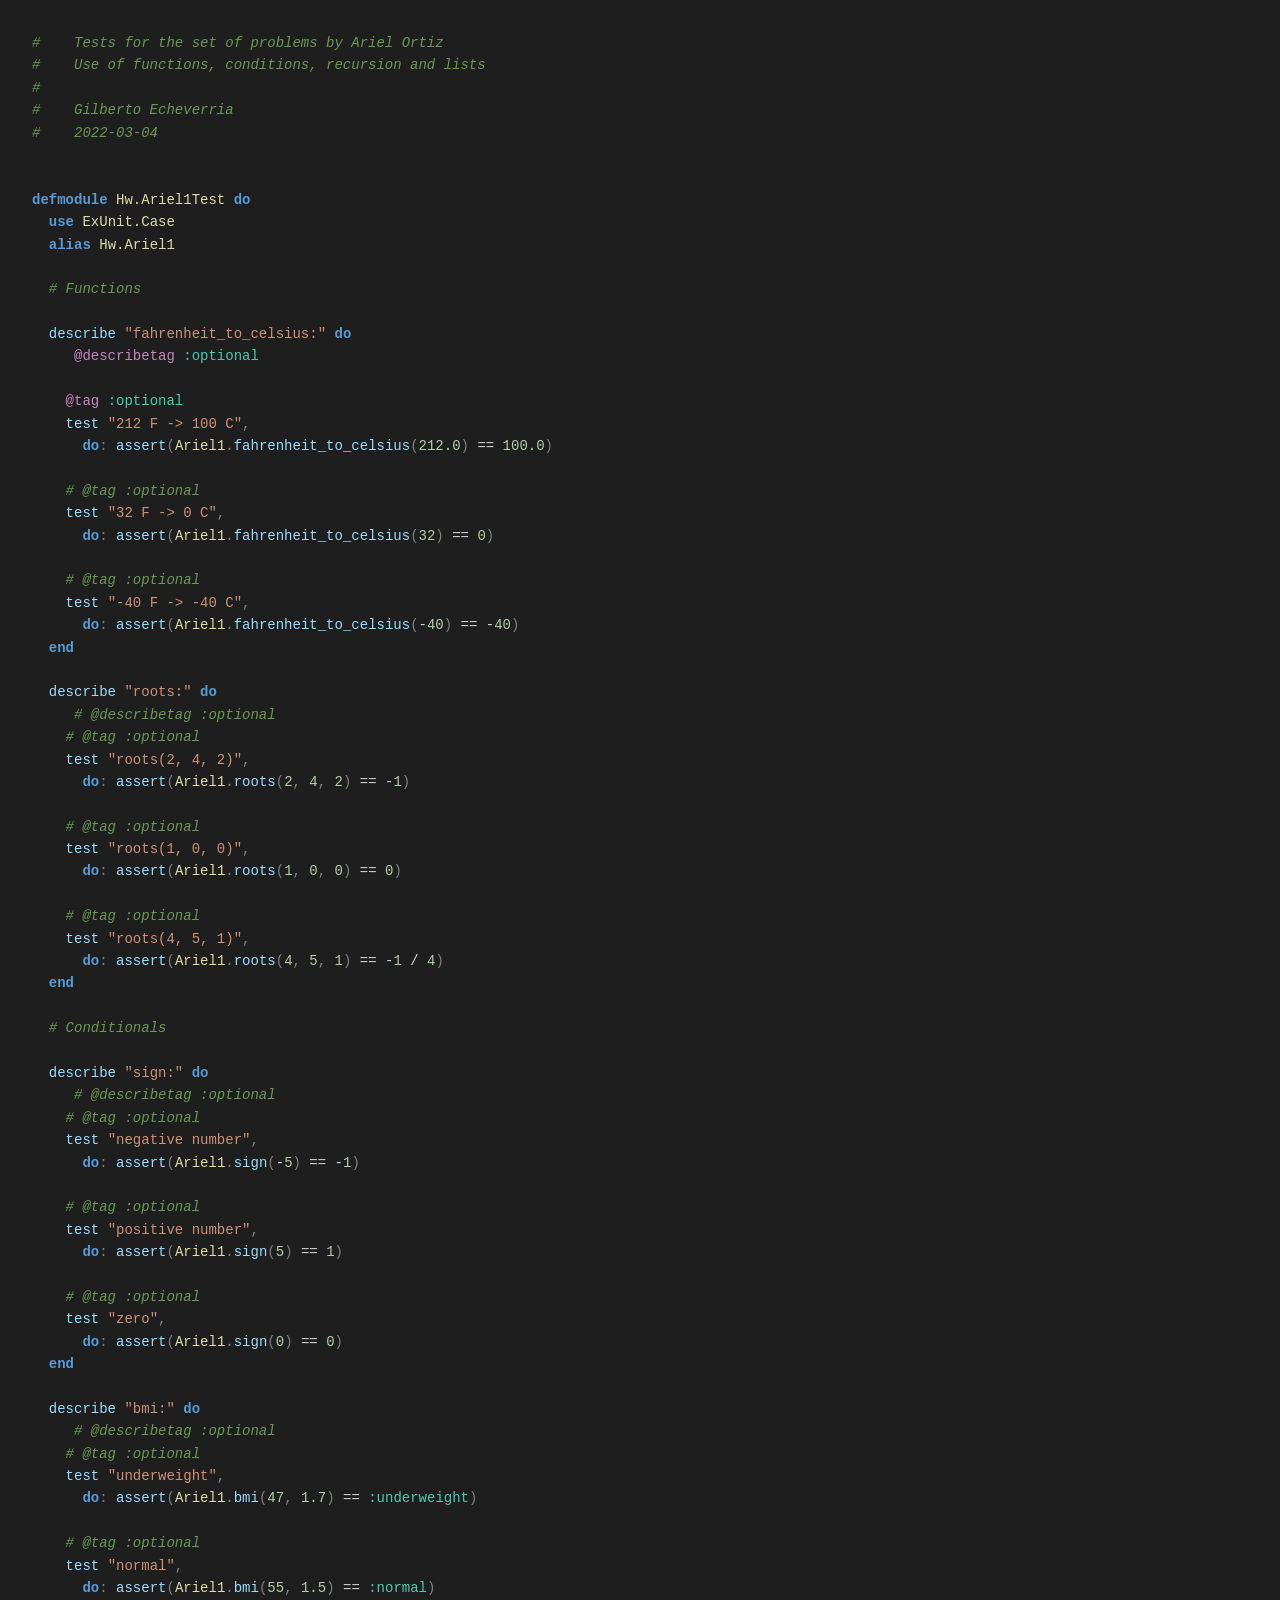
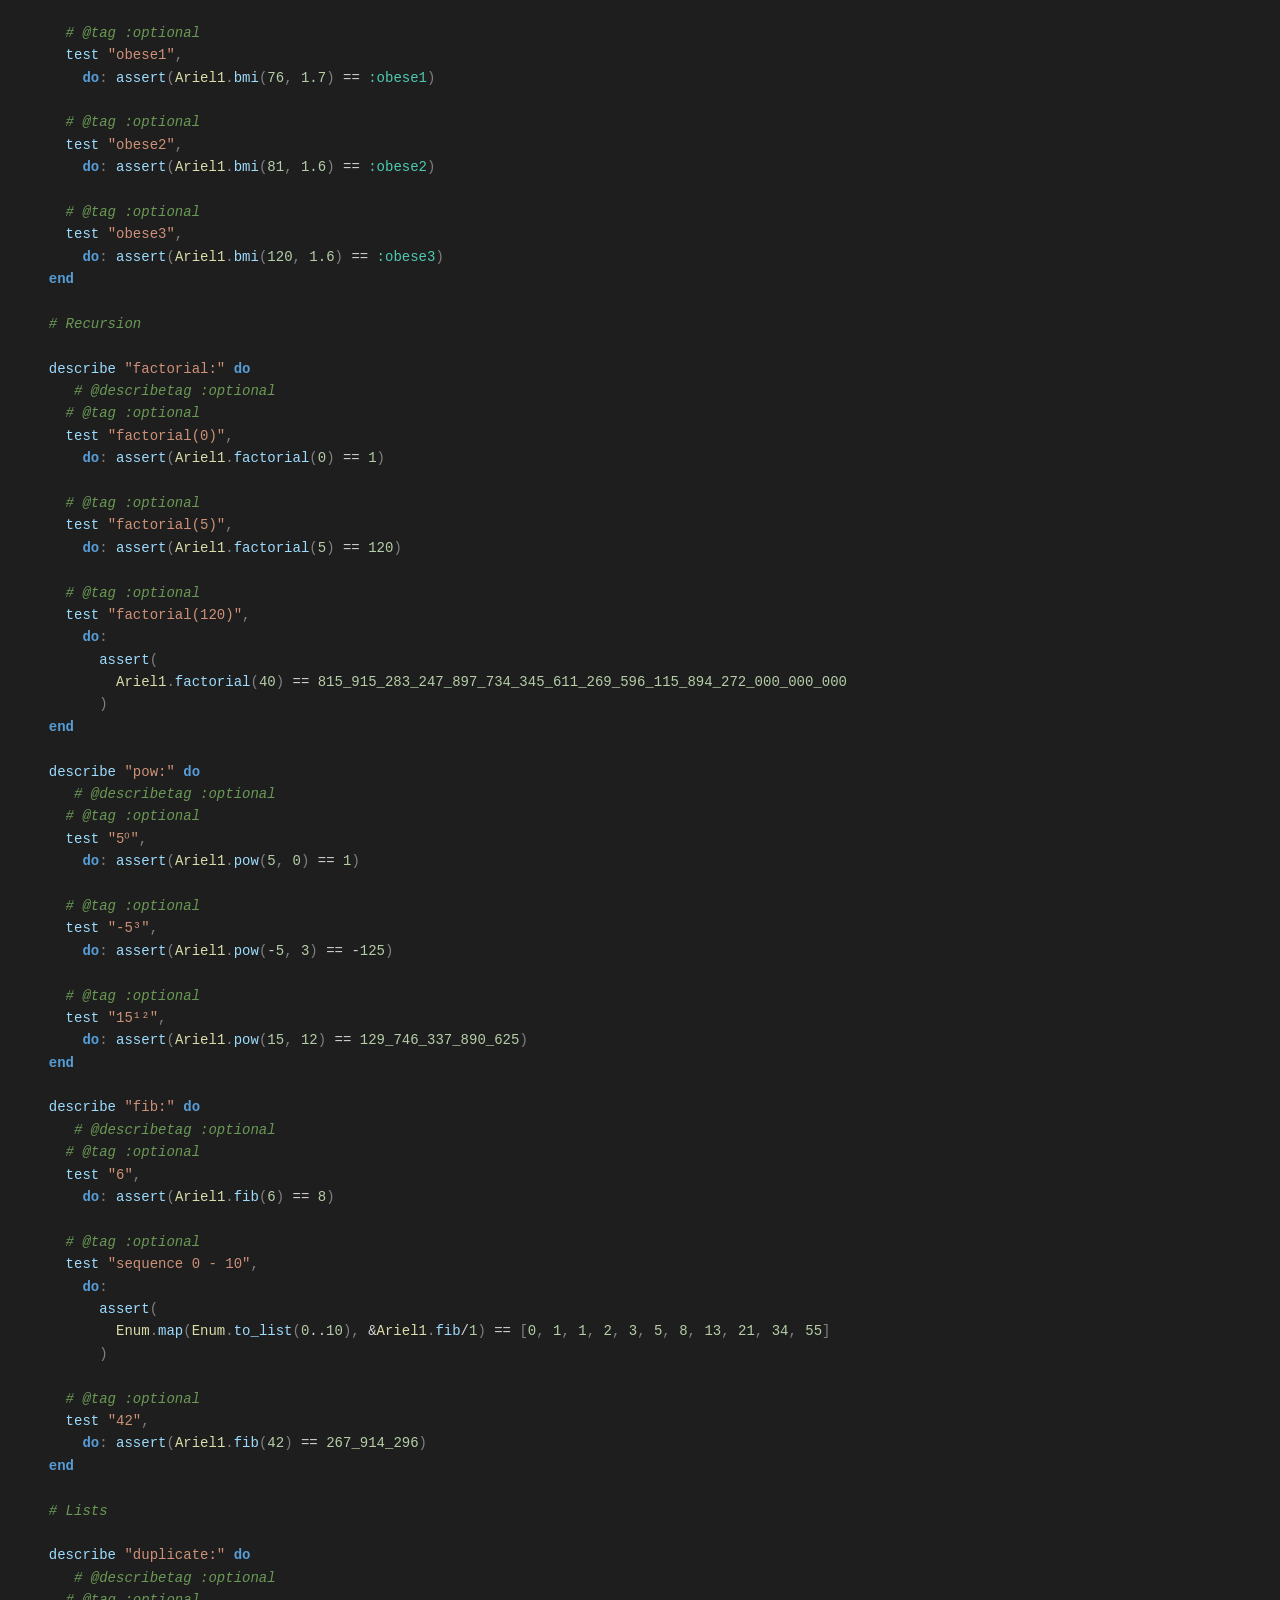
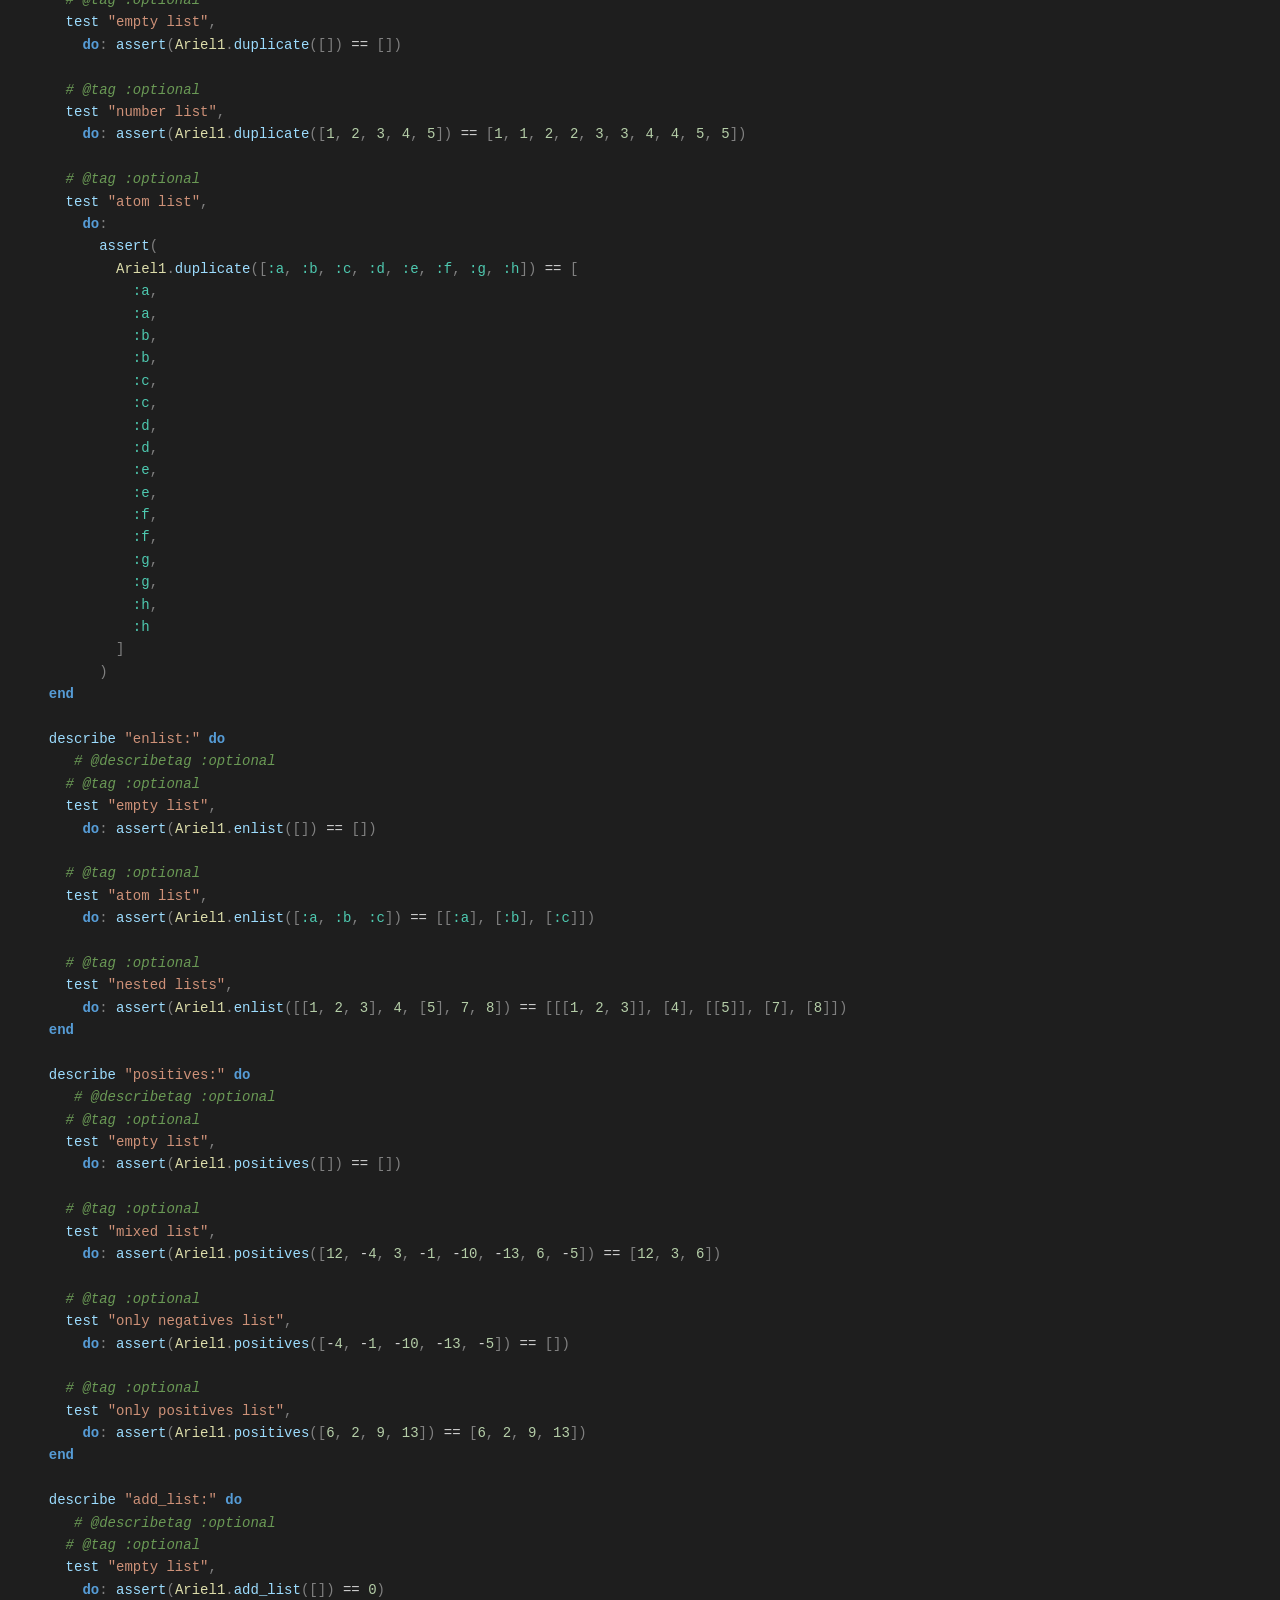
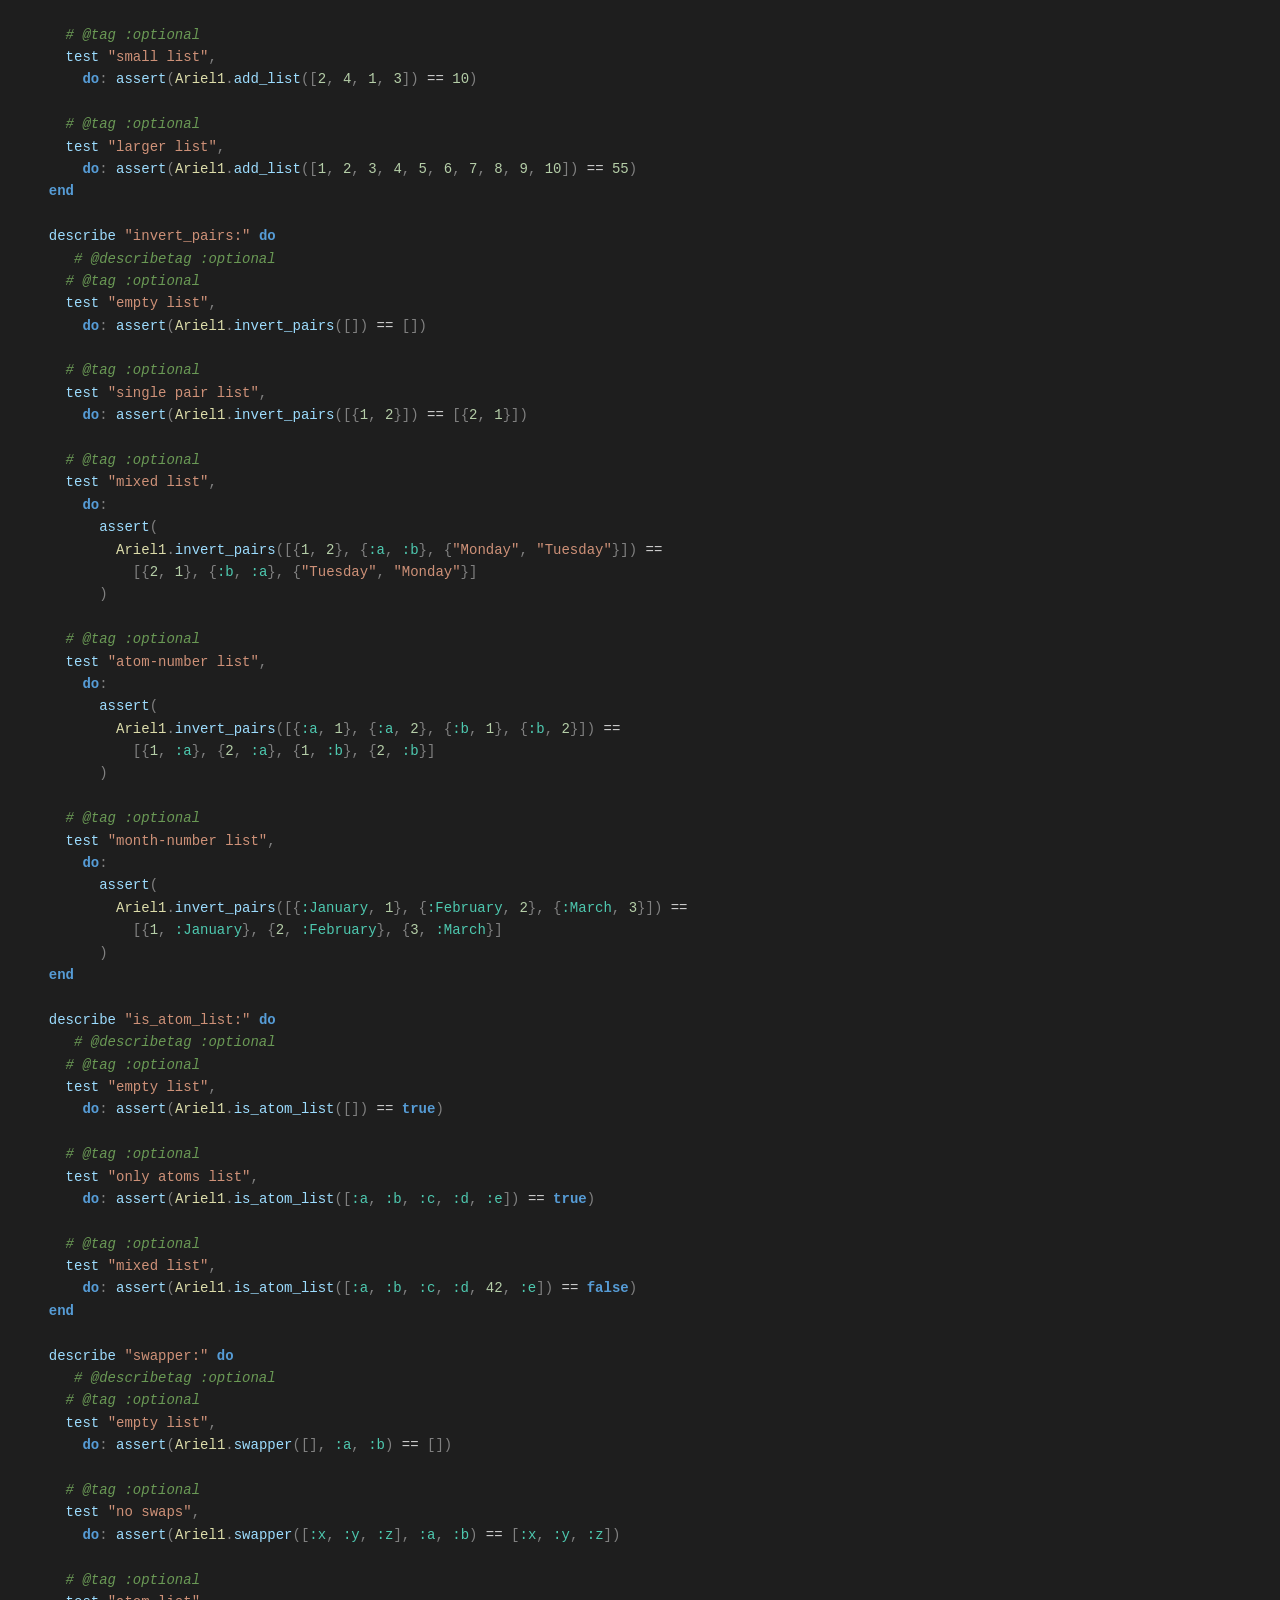
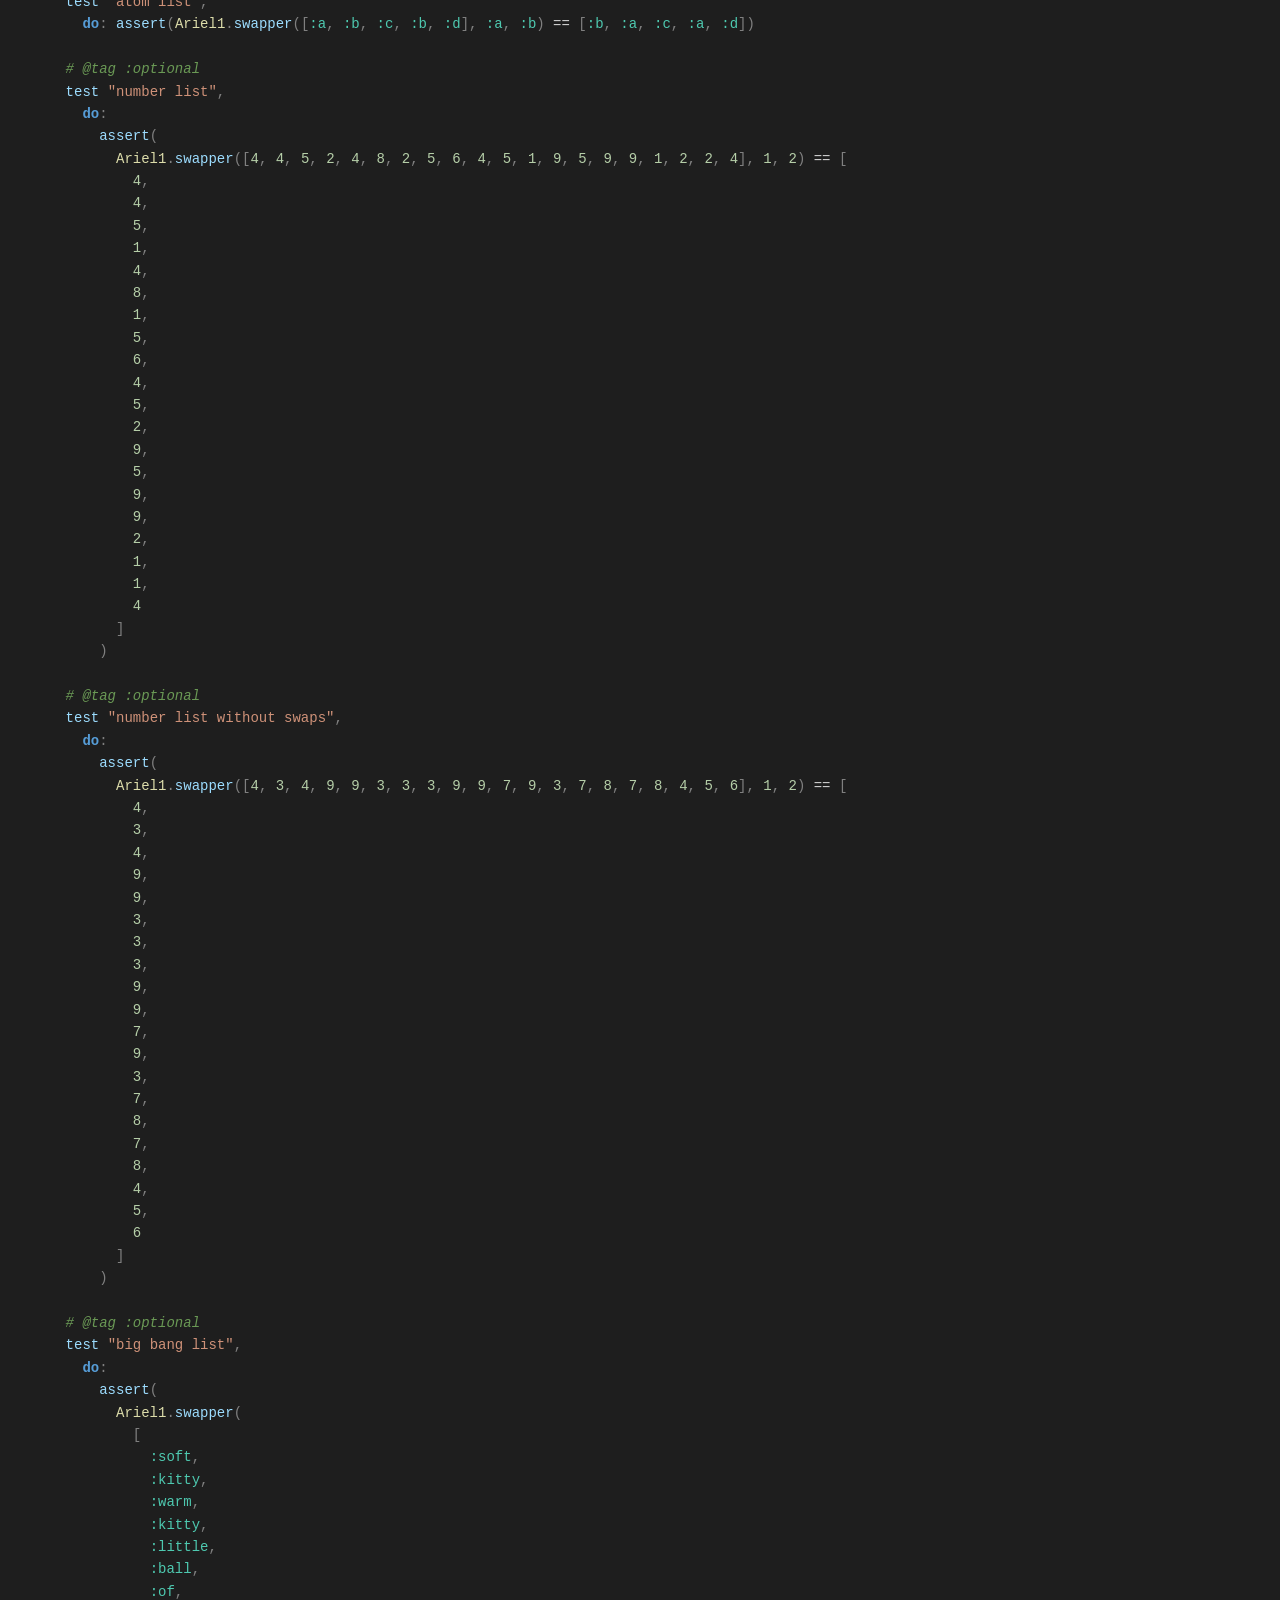
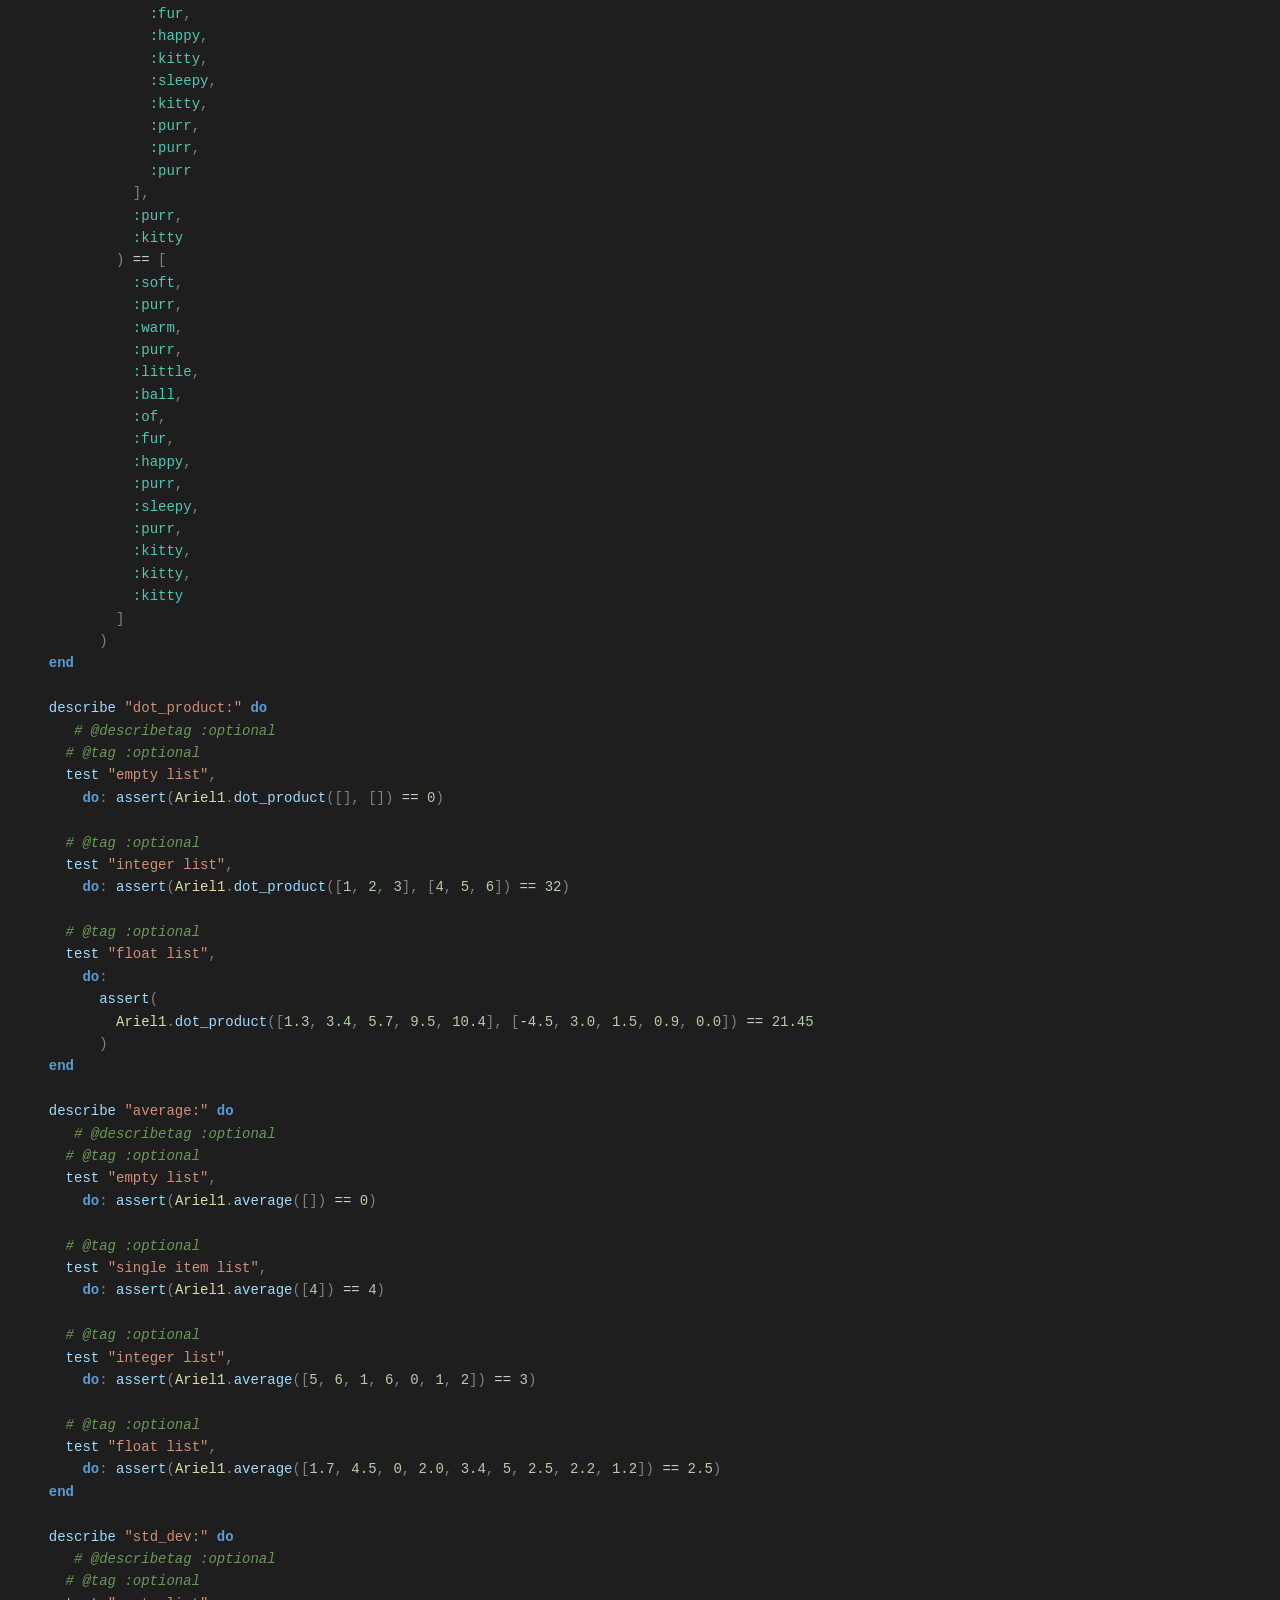
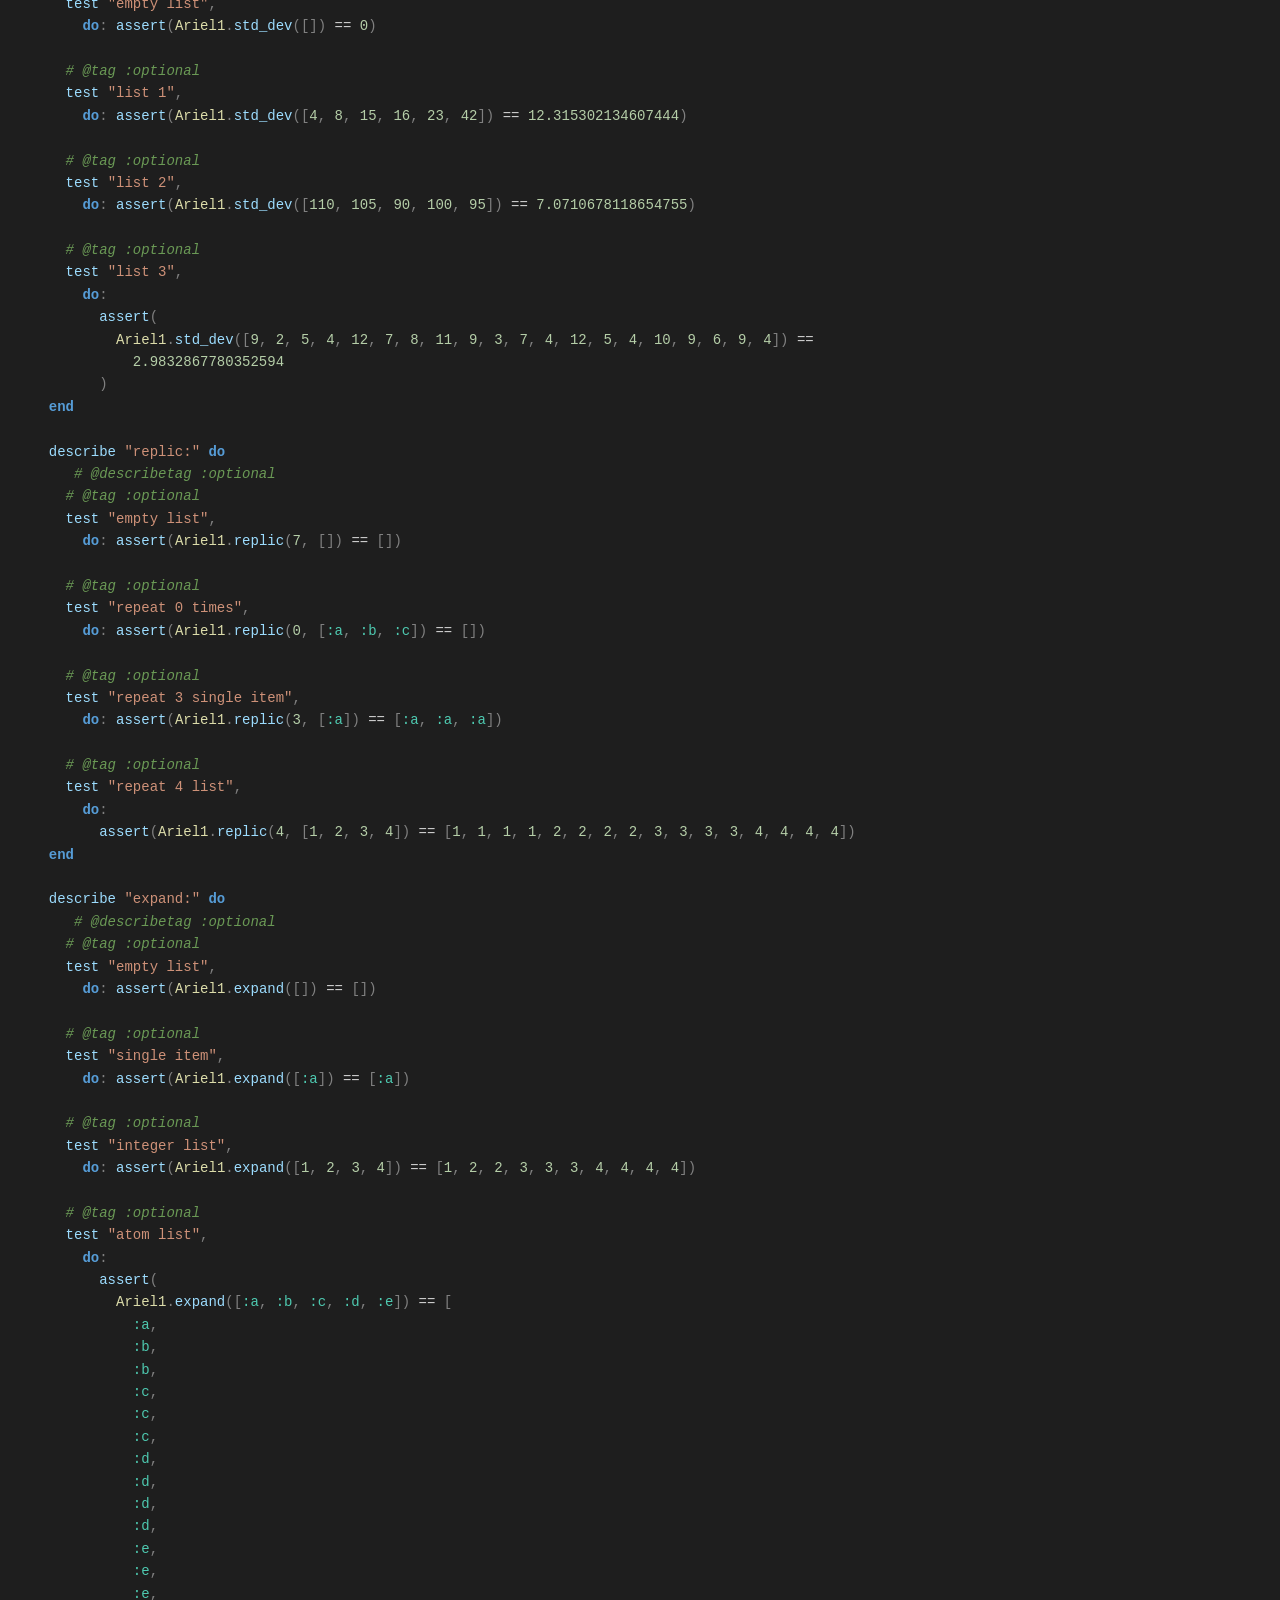
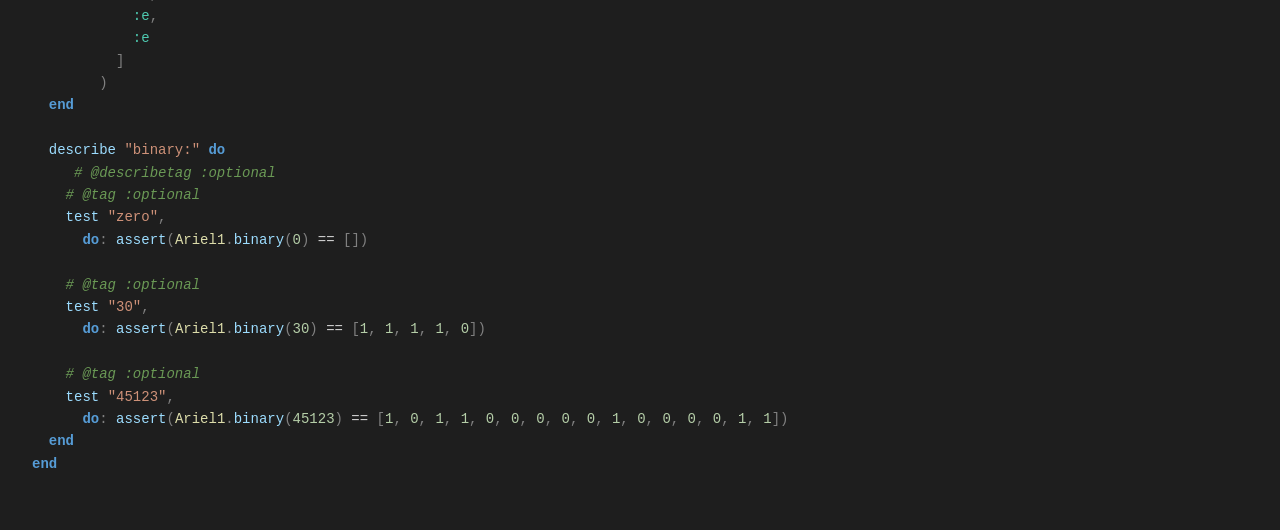
<file: Elixir/Final.html>
<!DOCTYPE html>
<html>
  <head>
    <title>ariel_set_1_test.exs</title>
    <link rel="stylesheet" href="token_colors.css">
  </head>
  <body>
    <pre>
<span class="comment">#    Tests for the set of problems by Ariel Ortiz</span>
<span class="comment">#    Use of functions, conditions, recursion and lists</span>
<span class="comment">#</span>
<span class="comment">#    Gilberto Echeverria</span>
<span class="comment">#    2022-03-04</span>


<span class="reserved-word">defmodule</span> <span class="module">Hw.Ariel1Test</span> <span class="reserved-word">do</span>
  <span class="reserved-word">use</span> <span class="module">ExUnit.Case</span>
  <span class="reserved-word">alias</span> <span class="module">Hw.Ariel1</span>

  <span class="comment"># Functions</span>

  <span class="variable">describe</span> <span class="string">"fahrenheit_to_celsius:"</span> <span class="reserved-word">do</span>
     <span class="special">@describetag</span> <span class="atom">:optional</span>

    <span class="special">@tag</span> <span class="atom">:optional</span>
    <span class="variable">test</span> <span class="string">"212 F -&gt; 100 C"</span><span class="punctuation">,</span>
      <span class="reserved-word">do</span><span class="punctuation">:</span> <span class="variable">assert</span><span class="punctuation">(</span><span class="module">Ariel1</span><span class="punctuation">.</span><span class="variable">fahrenheit_to_celsius</span><span class="punctuation">(</span><span class="number">212.0</span><span class="punctuation">)</span> <span class="operator">==</span> <span class="number">100.0</span><span class="punctuation">)</span>

    <span class="comment"># @tag :optional</span>
    <span class="variable">test</span> <span class="string">"32 F -&gt; 0 C"</span><span class="punctuation">,</span>
      <span class="reserved-word">do</span><span class="punctuation">:</span> <span class="variable">assert</span><span class="punctuation">(</span><span class="module">Ariel1</span><span class="punctuation">.</span><span class="variable">fahrenheit_to_celsius</span><span class="punctuation">(</span><span class="number">32</span><span class="punctuation">)</span> <span class="operator">==</span> <span class="number">0</span><span class="punctuation">)</span>

    <span class="comment"># @tag :optional</span>
    <span class="variable">test</span> <span class="string">"-40 F -&gt; -40 C"</span><span class="punctuation">,</span>
      <span class="reserved-word">do</span><span class="punctuation">:</span> <span class="variable">assert</span><span class="punctuation">(</span><span class="module">Ariel1</span><span class="punctuation">.</span><span class="variable">fahrenheit_to_celsius</span><span class="punctuation">(</span><span class="operator">-</span><span class="number">40</span><span class="punctuation">)</span> <span class="operator">==</span> <span class="operator">-</span><span class="number">40</span><span class="punctuation">)</span>
  <span class="reserved-word">end</span>

  <span class="variable">describe</span> <span class="string">"roots:"</span> <span class="reserved-word">do</span>
     <span class="comment"># @describetag :optional</span>
    <span class="comment"># @tag :optional</span>
    <span class="variable">test</span> <span class="string">"roots(2, 4, 2)"</span><span class="punctuation">,</span>
      <span class="reserved-word">do</span><span class="punctuation">:</span> <span class="variable">assert</span><span class="punctuation">(</span><span class="module">Ariel1</span><span class="punctuation">.</span><span class="variable">roots</span><span class="punctuation">(</span><span class="number">2</span><span class="punctuation">,</span> <span class="number">4</span><span class="punctuation">,</span> <span class="number">2</span><span class="punctuation">)</span> <span class="operator">==</span> <span class="operator">-</span><span class="number">1</span><span class="punctuation">)</span>

    <span class="comment"># @tag :optional</span>
    <span class="variable">test</span> <span class="string">"roots(1, 0, 0)"</span><span class="punctuation">,</span>
      <span class="reserved-word">do</span><span class="punctuation">:</span> <span class="variable">assert</span><span class="punctuation">(</span><span class="module">Ariel1</span><span class="punctuation">.</span><span class="variable">roots</span><span class="punctuation">(</span><span class="number">1</span><span class="punctuation">,</span> <span class="number">0</span><span class="punctuation">,</span> <span class="number">0</span><span class="punctuation">)</span> <span class="operator">==</span> <span class="number">0</span><span class="punctuation">)</span>

    <span class="comment"># @tag :optional</span>
    <span class="variable">test</span> <span class="string">"roots(4, 5, 1)"</span><span class="punctuation">,</span>
      <span class="reserved-word">do</span><span class="punctuation">:</span> <span class="variable">assert</span><span class="punctuation">(</span><span class="module">Ariel1</span><span class="punctuation">.</span><span class="variable">roots</span><span class="punctuation">(</span><span class="number">4</span><span class="punctuation">,</span> <span class="number">5</span><span class="punctuation">,</span> <span class="number">1</span><span class="punctuation">)</span> <span class="operator">==</span> <span class="operator">-</span><span class="number">1</span> <span class="operator">/</span> <span class="number">4</span><span class="punctuation">)</span>
  <span class="reserved-word">end</span>

  <span class="comment"># Conditionals</span>

  <span class="variable">describe</span> <span class="string">"sign:"</span> <span class="reserved-word">do</span>
     <span class="comment"># @describetag :optional</span>
    <span class="comment"># @tag :optional</span>
    <span class="variable">test</span> <span class="string">"negative number"</span><span class="punctuation">,</span>
      <span class="reserved-word">do</span><span class="punctuation">:</span> <span class="variable">assert</span><span class="punctuation">(</span><span class="module">Ariel1</span><span class="punctuation">.</span><span class="variable">sign</span><span class="punctuation">(</span><span class="operator">-</span><span class="number">5</span><span class="punctuation">)</span> <span class="operator">==</span> <span class="operator">-</span><span class="number">1</span><span class="punctuation">)</span>

    <span class="comment"># @tag :optional</span>
    <span class="variable">test</span> <span class="string">"positive number"</span><span class="punctuation">,</span>
      <span class="reserved-word">do</span><span class="punctuation">:</span> <span class="variable">assert</span><span class="punctuation">(</span><span class="module">Ariel1</span><span class="punctuation">.</span><span class="variable">sign</span><span class="punctuation">(</span><span class="number">5</span><span class="punctuation">)</span> <span class="operator">==</span> <span class="number">1</span><span class="punctuation">)</span>

    <span class="comment"># @tag :optional</span>
    <span class="variable">test</span> <span class="string">"zero"</span><span class="punctuation">,</span>
      <span class="reserved-word">do</span><span class="punctuation">:</span> <span class="variable">assert</span><span class="punctuation">(</span><span class="module">Ariel1</span><span class="punctuation">.</span><span class="variable">sign</span><span class="punctuation">(</span><span class="number">0</span><span class="punctuation">)</span> <span class="operator">==</span> <span class="number">0</span><span class="punctuation">)</span>
  <span class="reserved-word">end</span>

  <span class="variable">describe</span> <span class="string">"bmi:"</span> <span class="reserved-word">do</span>
     <span class="comment"># @describetag :optional</span>
    <span class="comment"># @tag :optional</span>
    <span class="variable">test</span> <span class="string">"underweight"</span><span class="punctuation">,</span>
      <span class="reserved-word">do</span><span class="punctuation">:</span> <span class="variable">assert</span><span class="punctuation">(</span><span class="module">Ariel1</span><span class="punctuation">.</span><span class="variable">bmi</span><span class="punctuation">(</span><span class="number">47</span><span class="punctuation">,</span> <span class="number">1.7</span><span class="punctuation">)</span> <span class="operator">==</span> <span class="atom">:underweight</span><span class="punctuation">)</span>

    <span class="comment"># @tag :optional</span>
    <span class="variable">test</span> <span class="string">"normal"</span><span class="punctuation">,</span>
      <span class="reserved-word">do</span><span class="punctuation">:</span> <span class="variable">assert</span><span class="punctuation">(</span><span class="module">Ariel1</span><span class="punctuation">.</span><span class="variable">bmi</span><span class="punctuation">(</span><span class="number">55</span><span class="punctuation">,</span> <span class="number">1.5</span><span class="punctuation">)</span> <span class="operator">==</span> <span class="atom">:normal</span><span class="punctuation">)</span>

    <span class="comment"># @tag :optional</span>
    <span class="variable">test</span> <span class="string">"obese1"</span><span class="punctuation">,</span>
      <span class="reserved-word">do</span><span class="punctuation">:</span> <span class="variable">assert</span><span class="punctuation">(</span><span class="module">Ariel1</span><span class="punctuation">.</span><span class="variable">bmi</span><span class="punctuation">(</span><span class="number">76</span><span class="punctuation">,</span> <span class="number">1.7</span><span class="punctuation">)</span> <span class="operator">==</span> <span class="atom">:obese1</span><span class="punctuation">)</span>

    <span class="comment"># @tag :optional</span>
    <span class="variable">test</span> <span class="string">"obese2"</span><span class="punctuation">,</span>
      <span class="reserved-word">do</span><span class="punctuation">:</span> <span class="variable">assert</span><span class="punctuation">(</span><span class="module">Ariel1</span><span class="punctuation">.</span><span class="variable">bmi</span><span class="punctuation">(</span><span class="number">81</span><span class="punctuation">,</span> <span class="number">1.6</span><span class="punctuation">)</span> <span class="operator">==</span> <span class="atom">:obese2</span><span class="punctuation">)</span>

    <span class="comment"># @tag :optional</span>
    <span class="variable">test</span> <span class="string">"obese3"</span><span class="punctuation">,</span>
      <span class="reserved-word">do</span><span class="punctuation">:</span> <span class="variable">assert</span><span class="punctuation">(</span><span class="module">Ariel1</span><span class="punctuation">.</span><span class="variable">bmi</span><span class="punctuation">(</span><span class="number">120</span><span class="punctuation">,</span> <span class="number">1.6</span><span class="punctuation">)</span> <span class="operator">==</span> <span class="atom">:obese3</span><span class="punctuation">)</span>
  <span class="reserved-word">end</span>

  <span class="comment"># Recursion</span>

  <span class="variable">describe</span> <span class="string">"factorial:"</span> <span class="reserved-word">do</span>
     <span class="comment"># @describetag :optional</span>
    <span class="comment"># @tag :optional</span>
    <span class="variable">test</span> <span class="string">"factorial(0)"</span><span class="punctuation">,</span>
      <span class="reserved-word">do</span><span class="punctuation">:</span> <span class="variable">assert</span><span class="punctuation">(</span><span class="module">Ariel1</span><span class="punctuation">.</span><span class="variable">factorial</span><span class="punctuation">(</span><span class="number">0</span><span class="punctuation">)</span> <span class="operator">==</span> <span class="number">1</span><span class="punctuation">)</span>

    <span class="comment"># @tag :optional</span>
    <span class="variable">test</span> <span class="string">"factorial(5)"</span><span class="punctuation">,</span>
      <span class="reserved-word">do</span><span class="punctuation">:</span> <span class="variable">assert</span><span class="punctuation">(</span><span class="module">Ariel1</span><span class="punctuation">.</span><span class="variable">factorial</span><span class="punctuation">(</span><span class="number">5</span><span class="punctuation">)</span> <span class="operator">==</span> <span class="number">120</span><span class="punctuation">)</span>

    <span class="comment"># @tag :optional</span>
    <span class="variable">test</span> <span class="string">"factorial(120)"</span><span class="punctuation">,</span>
      <span class="reserved-word">do</span><span class="punctuation">:</span>
        <span class="variable">assert</span><span class="punctuation">(</span>
          <span class="module">Ariel1</span><span class="punctuation">.</span><span class="variable">factorial</span><span class="punctuation">(</span><span class="number">40</span><span class="punctuation">)</span> <span class="operator">==</span> <span class="number">815_915_283_247_897_734_345_611_269_596_115_894_272_000_000_000</span>
        <span class="punctuation">)</span>
  <span class="reserved-word">end</span>

  <span class="variable">describe</span> <span class="string">"pow:"</span> <span class="reserved-word">do</span>
     <span class="comment"># @describetag :optional</span>
    <span class="comment"># @tag :optional</span>
    <span class="variable">test</span> <span class="string">"5⁰"</span><span class="punctuation">,</span>
      <span class="reserved-word">do</span><span class="punctuation">:</span> <span class="variable">assert</span><span class="punctuation">(</span><span class="module">Ariel1</span><span class="punctuation">.</span><span class="variable">pow</span><span class="punctuation">(</span><span class="number">5</span><span class="punctuation">,</span> <span class="number">0</span><span class="punctuation">)</span> <span class="operator">==</span> <span class="number">1</span><span class="punctuation">)</span>

    <span class="comment"># @tag :optional</span>
    <span class="variable">test</span> <span class="string">"-5³"</span><span class="punctuation">,</span>
      <span class="reserved-word">do</span><span class="punctuation">:</span> <span class="variable">assert</span><span class="punctuation">(</span><span class="module">Ariel1</span><span class="punctuation">.</span><span class="variable">pow</span><span class="punctuation">(</span><span class="operator">-</span><span class="number">5</span><span class="punctuation">,</span> <span class="number">3</span><span class="punctuation">)</span> <span class="operator">==</span> <span class="operator">-</span><span class="number">125</span><span class="punctuation">)</span>

    <span class="comment"># @tag :optional</span>
    <span class="variable">test</span> <span class="string">"15¹²"</span><span class="punctuation">,</span>
      <span class="reserved-word">do</span><span class="punctuation">:</span> <span class="variable">assert</span><span class="punctuation">(</span><span class="module">Ariel1</span><span class="punctuation">.</span><span class="variable">pow</span><span class="punctuation">(</span><span class="number">15</span><span class="punctuation">,</span> <span class="number">12</span><span class="punctuation">)</span> <span class="operator">==</span> <span class="number">129_746_337_890_625</span><span class="punctuation">)</span>
  <span class="reserved-word">end</span>

  <span class="variable">describe</span> <span class="string">"fib:"</span> <span class="reserved-word">do</span>
     <span class="comment"># @describetag :optional</span>
    <span class="comment"># @tag :optional</span>
    <span class="variable">test</span> <span class="string">"6"</span><span class="punctuation">,</span>
      <span class="reserved-word">do</span><span class="punctuation">:</span> <span class="variable">assert</span><span class="punctuation">(</span><span class="module">Ariel1</span><span class="punctuation">.</span><span class="variable">fib</span><span class="punctuation">(</span><span class="number">6</span><span class="punctuation">)</span> <span class="operator">==</span> <span class="number">8</span><span class="punctuation">)</span>

    <span class="comment"># @tag :optional</span>
    <span class="variable">test</span> <span class="string">"sequence 0 - 10"</span><span class="punctuation">,</span>
      <span class="reserved-word">do</span><span class="punctuation">:</span>
        <span class="variable">assert</span><span class="punctuation">(</span>
          <span class="module">Enum</span><span class="punctuation">.</span><span class="variable">map</span><span class="punctuation">(</span><span class="module">Enum</span><span class="punctuation">.</span><span class="variable">to_list</span><span class="punctuation">(</span><span class="number">0</span><span class="operator">..</span><span class="number">10</span><span class="punctuation">)</span><span class="punctuation">,</span> <span class="operator">&amp;</span><span class="module">Ariel1</span><span class="punctuation">.</span><span class="variable">fib</span><span class="operator">/</span><span class="number">1</span><span class="punctuation">)</span> <span class="operator">==</span> <span class="punctuation">[</span><span class="number">0</span><span class="punctuation">,</span> <span class="number">1</span><span class="punctuation">,</span> <span class="number">1</span><span class="punctuation">,</span> <span class="number">2</span><span class="punctuation">,</span> <span class="number">3</span><span class="punctuation">,</span> <span class="number">5</span><span class="punctuation">,</span> <span class="number">8</span><span class="punctuation">,</span> <span class="number">13</span><span class="punctuation">,</span> <span class="number">21</span><span class="punctuation">,</span> <span class="number">34</span><span class="punctuation">,</span> <span class="number">55</span><span class="punctuation">]</span>
        <span class="punctuation">)</span>

    <span class="comment"># @tag :optional</span>
    <span class="variable">test</span> <span class="string">"42"</span><span class="punctuation">,</span>
      <span class="reserved-word">do</span><span class="punctuation">:</span> <span class="variable">assert</span><span class="punctuation">(</span><span class="module">Ariel1</span><span class="punctuation">.</span><span class="variable">fib</span><span class="punctuation">(</span><span class="number">42</span><span class="punctuation">)</span> <span class="operator">==</span> <span class="number">267_914_296</span><span class="punctuation">)</span>
  <span class="reserved-word">end</span>

  <span class="comment"># Lists</span>

  <span class="variable">describe</span> <span class="string">"duplicate:"</span> <span class="reserved-word">do</span>
     <span class="comment"># @describetag :optional</span>
    <span class="comment"># @tag :optional</span>
    <span class="variable">test</span> <span class="string">"empty list"</span><span class="punctuation">,</span>
      <span class="reserved-word">do</span><span class="punctuation">:</span> <span class="variable">assert</span><span class="punctuation">(</span><span class="module">Ariel1</span><span class="punctuation">.</span><span class="variable">duplicate</span><span class="punctuation">(</span><span class="punctuation">[</span><span class="punctuation">]</span><span class="punctuation">)</span> <span class="operator">==</span> <span class="punctuation">[</span><span class="punctuation">]</span><span class="punctuation">)</span>

    <span class="comment"># @tag :optional</span>
    <span class="variable">test</span> <span class="string">"number list"</span><span class="punctuation">,</span>
      <span class="reserved-word">do</span><span class="punctuation">:</span> <span class="variable">assert</span><span class="punctuation">(</span><span class="module">Ariel1</span><span class="punctuation">.</span><span class="variable">duplicate</span><span class="punctuation">(</span><span class="punctuation">[</span><span class="number">1</span><span class="punctuation">,</span> <span class="number">2</span><span class="punctuation">,</span> <span class="number">3</span><span class="punctuation">,</span> <span class="number">4</span><span class="punctuation">,</span> <span class="number">5</span><span class="punctuation">]</span><span class="punctuation">)</span> <span class="operator">==</span> <span class="punctuation">[</span><span class="number">1</span><span class="punctuation">,</span> <span class="number">1</span><span class="punctuation">,</span> <span class="number">2</span><span class="punctuation">,</span> <span class="number">2</span><span class="punctuation">,</span> <span class="number">3</span><span class="punctuation">,</span> <span class="number">3</span><span class="punctuation">,</span> <span class="number">4</span><span class="punctuation">,</span> <span class="number">4</span><span class="punctuation">,</span> <span class="number">5</span><span class="punctuation">,</span> <span class="number">5</span><span class="punctuation">]</span><span class="punctuation">)</span>

    <span class="comment"># @tag :optional</span>
    <span class="variable">test</span> <span class="string">"atom list"</span><span class="punctuation">,</span>
      <span class="reserved-word">do</span><span class="punctuation">:</span>
        <span class="variable">assert</span><span class="punctuation">(</span>
          <span class="module">Ariel1</span><span class="punctuation">.</span><span class="variable">duplicate</span><span class="punctuation">(</span><span class="punctuation">[</span><span class="atom">:a</span><span class="punctuation">,</span> <span class="atom">:b</span><span class="punctuation">,</span> <span class="atom">:c</span><span class="punctuation">,</span> <span class="atom">:d</span><span class="punctuation">,</span> <span class="atom">:e</span><span class="punctuation">,</span> <span class="atom">:f</span><span class="punctuation">,</span> <span class="atom">:g</span><span class="punctuation">,</span> <span class="atom">:h</span><span class="punctuation">]</span><span class="punctuation">)</span> <span class="operator">==</span> <span class="punctuation">[</span>
            <span class="atom">:a</span><span class="punctuation">,</span>
            <span class="atom">:a</span><span class="punctuation">,</span>
            <span class="atom">:b</span><span class="punctuation">,</span>
            <span class="atom">:b</span><span class="punctuation">,</span>
            <span class="atom">:c</span><span class="punctuation">,</span>
            <span class="atom">:c</span><span class="punctuation">,</span>
            <span class="atom">:d</span><span class="punctuation">,</span>
            <span class="atom">:d</span><span class="punctuation">,</span>
            <span class="atom">:e</span><span class="punctuation">,</span>
            <span class="atom">:e</span><span class="punctuation">,</span>
            <span class="atom">:f</span><span class="punctuation">,</span>
            <span class="atom">:f</span><span class="punctuation">,</span>
            <span class="atom">:g</span><span class="punctuation">,</span>
            <span class="atom">:g</span><span class="punctuation">,</span>
            <span class="atom">:h</span><span class="punctuation">,</span>
            <span class="atom">:h</span>
          <span class="punctuation">]</span>
        <span class="punctuation">)</span>
  <span class="reserved-word">end</span>

  <span class="variable">describe</span> <span class="string">"enlist:"</span> <span class="reserved-word">do</span>
     <span class="comment"># @describetag :optional</span>
    <span class="comment"># @tag :optional</span>
    <span class="variable">test</span> <span class="string">"empty list"</span><span class="punctuation">,</span>
      <span class="reserved-word">do</span><span class="punctuation">:</span> <span class="variable">assert</span><span class="punctuation">(</span><span class="module">Ariel1</span><span class="punctuation">.</span><span class="variable">enlist</span><span class="punctuation">(</span><span class="punctuation">[</span><span class="punctuation">]</span><span class="punctuation">)</span> <span class="operator">==</span> <span class="punctuation">[</span><span class="punctuation">]</span><span class="punctuation">)</span>

    <span class="comment"># @tag :optional</span>
    <span class="variable">test</span> <span class="string">"atom list"</span><span class="punctuation">,</span>
      <span class="reserved-word">do</span><span class="punctuation">:</span> <span class="variable">assert</span><span class="punctuation">(</span><span class="module">Ariel1</span><span class="punctuation">.</span><span class="variable">enlist</span><span class="punctuation">(</span><span class="punctuation">[</span><span class="atom">:a</span><span class="punctuation">,</span> <span class="atom">:b</span><span class="punctuation">,</span> <span class="atom">:c</span><span class="punctuation">]</span><span class="punctuation">)</span> <span class="operator">==</span> <span class="punctuation">[</span><span class="punctuation">[</span><span class="atom">:a</span><span class="punctuation">]</span><span class="punctuation">,</span> <span class="punctuation">[</span><span class="atom">:b</span><span class="punctuation">]</span><span class="punctuation">,</span> <span class="punctuation">[</span><span class="atom">:c</span><span class="punctuation">]</span><span class="punctuation">]</span><span class="punctuation">)</span>

    <span class="comment"># @tag :optional</span>
    <span class="variable">test</span> <span class="string">"nested lists"</span><span class="punctuation">,</span>
      <span class="reserved-word">do</span><span class="punctuation">:</span> <span class="variable">assert</span><span class="punctuation">(</span><span class="module">Ariel1</span><span class="punctuation">.</span><span class="variable">enlist</span><span class="punctuation">(</span><span class="punctuation">[</span><span class="punctuation">[</span><span class="number">1</span><span class="punctuation">,</span> <span class="number">2</span><span class="punctuation">,</span> <span class="number">3</span><span class="punctuation">]</span><span class="punctuation">,</span> <span class="number">4</span><span class="punctuation">,</span> <span class="punctuation">[</span><span class="number">5</span><span class="punctuation">]</span><span class="punctuation">,</span> <span class="number">7</span><span class="punctuation">,</span> <span class="number">8</span><span class="punctuation">]</span><span class="punctuation">)</span> <span class="operator">==</span> <span class="punctuation">[</span><span class="punctuation">[</span><span class="punctuation">[</span><span class="number">1</span><span class="punctuation">,</span> <span class="number">2</span><span class="punctuation">,</span> <span class="number">3</span><span class="punctuation">]</span><span class="punctuation">]</span><span class="punctuation">,</span> <span class="punctuation">[</span><span class="number">4</span><span class="punctuation">]</span><span class="punctuation">,</span> <span class="punctuation">[</span><span class="punctuation">[</span><span class="number">5</span><span class="punctuation">]</span><span class="punctuation">]</span><span class="punctuation">,</span> <span class="punctuation">[</span><span class="number">7</span><span class="punctuation">]</span><span class="punctuation">,</span> <span class="punctuation">[</span><span class="number">8</span><span class="punctuation">]</span><span class="punctuation">]</span><span class="punctuation">)</span>
  <span class="reserved-word">end</span>

  <span class="variable">describe</span> <span class="string">"positives:"</span> <span class="reserved-word">do</span>
     <span class="comment"># @describetag :optional</span>
    <span class="comment"># @tag :optional</span>
    <span class="variable">test</span> <span class="string">"empty list"</span><span class="punctuation">,</span>
      <span class="reserved-word">do</span><span class="punctuation">:</span> <span class="variable">assert</span><span class="punctuation">(</span><span class="module">Ariel1</span><span class="punctuation">.</span><span class="variable">positives</span><span class="punctuation">(</span><span class="punctuation">[</span><span class="punctuation">]</span><span class="punctuation">)</span> <span class="operator">==</span> <span class="punctuation">[</span><span class="punctuation">]</span><span class="punctuation">)</span>

    <span class="comment"># @tag :optional</span>
    <span class="variable">test</span> <span class="string">"mixed list"</span><span class="punctuation">,</span>
      <span class="reserved-word">do</span><span class="punctuation">:</span> <span class="variable">assert</span><span class="punctuation">(</span><span class="module">Ariel1</span><span class="punctuation">.</span><span class="variable">positives</span><span class="punctuation">(</span><span class="punctuation">[</span><span class="number">12</span><span class="punctuation">,</span> <span class="operator">-</span><span class="number">4</span><span class="punctuation">,</span> <span class="number">3</span><span class="punctuation">,</span> <span class="operator">-</span><span class="number">1</span><span class="punctuation">,</span> <span class="operator">-</span><span class="number">10</span><span class="punctuation">,</span> <span class="operator">-</span><span class="number">13</span><span class="punctuation">,</span> <span class="number">6</span><span class="punctuation">,</span> <span class="operator">-</span><span class="number">5</span><span class="punctuation">]</span><span class="punctuation">)</span> <span class="operator">==</span> <span class="punctuation">[</span><span class="number">12</span><span class="punctuation">,</span> <span class="number">3</span><span class="punctuation">,</span> <span class="number">6</span><span class="punctuation">]</span><span class="punctuation">)</span>

    <span class="comment"># @tag :optional</span>
    <span class="variable">test</span> <span class="string">"only negatives list"</span><span class="punctuation">,</span>
      <span class="reserved-word">do</span><span class="punctuation">:</span> <span class="variable">assert</span><span class="punctuation">(</span><span class="module">Ariel1</span><span class="punctuation">.</span><span class="variable">positives</span><span class="punctuation">(</span><span class="punctuation">[</span><span class="operator">-</span><span class="number">4</span><span class="punctuation">,</span> <span class="operator">-</span><span class="number">1</span><span class="punctuation">,</span> <span class="operator">-</span><span class="number">10</span><span class="punctuation">,</span> <span class="operator">-</span><span class="number">13</span><span class="punctuation">,</span> <span class="operator">-</span><span class="number">5</span><span class="punctuation">]</span><span class="punctuation">)</span> <span class="operator">==</span> <span class="punctuation">[</span><span class="punctuation">]</span><span class="punctuation">)</span>

    <span class="comment"># @tag :optional</span>
    <span class="variable">test</span> <span class="string">"only positives list"</span><span class="punctuation">,</span>
      <span class="reserved-word">do</span><span class="punctuation">:</span> <span class="variable">assert</span><span class="punctuation">(</span><span class="module">Ariel1</span><span class="punctuation">.</span><span class="variable">positives</span><span class="punctuation">(</span><span class="punctuation">[</span><span class="number">6</span><span class="punctuation">,</span> <span class="number">2</span><span class="punctuation">,</span> <span class="number">9</span><span class="punctuation">,</span> <span class="number">13</span><span class="punctuation">]</span><span class="punctuation">)</span> <span class="operator">==</span> <span class="punctuation">[</span><span class="number">6</span><span class="punctuation">,</span> <span class="number">2</span><span class="punctuation">,</span> <span class="number">9</span><span class="punctuation">,</span> <span class="number">13</span><span class="punctuation">]</span><span class="punctuation">)</span>
  <span class="reserved-word">end</span>

  <span class="variable">describe</span> <span class="string">"add_list:"</span> <span class="reserved-word">do</span>
     <span class="comment"># @describetag :optional</span>
    <span class="comment"># @tag :optional</span>
    <span class="variable">test</span> <span class="string">"empty list"</span><span class="punctuation">,</span>
      <span class="reserved-word">do</span><span class="punctuation">:</span> <span class="variable">assert</span><span class="punctuation">(</span><span class="module">Ariel1</span><span class="punctuation">.</span><span class="variable">add_list</span><span class="punctuation">(</span><span class="punctuation">[</span><span class="punctuation">]</span><span class="punctuation">)</span> <span class="operator">==</span> <span class="number">0</span><span class="punctuation">)</span>

    <span class="comment"># @tag :optional</span>
    <span class="variable">test</span> <span class="string">"small list"</span><span class="punctuation">,</span>
      <span class="reserved-word">do</span><span class="punctuation">:</span> <span class="variable">assert</span><span class="punctuation">(</span><span class="module">Ariel1</span><span class="punctuation">.</span><span class="variable">add_list</span><span class="punctuation">(</span><span class="punctuation">[</span><span class="number">2</span><span class="punctuation">,</span> <span class="number">4</span><span class="punctuation">,</span> <span class="number">1</span><span class="punctuation">,</span> <span class="number">3</span><span class="punctuation">]</span><span class="punctuation">)</span> <span class="operator">==</span> <span class="number">10</span><span class="punctuation">)</span>

    <span class="comment"># @tag :optional</span>
    <span class="variable">test</span> <span class="string">"larger list"</span><span class="punctuation">,</span>
      <span class="reserved-word">do</span><span class="punctuation">:</span> <span class="variable">assert</span><span class="punctuation">(</span><span class="module">Ariel1</span><span class="punctuation">.</span><span class="variable">add_list</span><span class="punctuation">(</span><span class="punctuation">[</span><span class="number">1</span><span class="punctuation">,</span> <span class="number">2</span><span class="punctuation">,</span> <span class="number">3</span><span class="punctuation">,</span> <span class="number">4</span><span class="punctuation">,</span> <span class="number">5</span><span class="punctuation">,</span> <span class="number">6</span><span class="punctuation">,</span> <span class="number">7</span><span class="punctuation">,</span> <span class="number">8</span><span class="punctuation">,</span> <span class="number">9</span><span class="punctuation">,</span> <span class="number">10</span><span class="punctuation">]</span><span class="punctuation">)</span> <span class="operator">==</span> <span class="number">55</span><span class="punctuation">)</span>
  <span class="reserved-word">end</span>

  <span class="variable">describe</span> <span class="string">"invert_pairs:"</span> <span class="reserved-word">do</span>
     <span class="comment"># @describetag :optional</span>
    <span class="comment"># @tag :optional</span>
    <span class="variable">test</span> <span class="string">"empty list"</span><span class="punctuation">,</span>
      <span class="reserved-word">do</span><span class="punctuation">:</span> <span class="variable">assert</span><span class="punctuation">(</span><span class="module">Ariel1</span><span class="punctuation">.</span><span class="variable">invert_pairs</span><span class="punctuation">(</span><span class="punctuation">[</span><span class="punctuation">]</span><span class="punctuation">)</span> <span class="operator">==</span> <span class="punctuation">[</span><span class="punctuation">]</span><span class="punctuation">)</span>

    <span class="comment"># @tag :optional</span>
    <span class="variable">test</span> <span class="string">"single pair list"</span><span class="punctuation">,</span>
      <span class="reserved-word">do</span><span class="punctuation">:</span> <span class="variable">assert</span><span class="punctuation">(</span><span class="module">Ariel1</span><span class="punctuation">.</span><span class="variable">invert_pairs</span><span class="punctuation">(</span><span class="punctuation">[</span><span class="punctuation">{</span><span class="number">1</span><span class="punctuation">,</span> <span class="number">2</span><span class="punctuation">}</span><span class="punctuation">]</span><span class="punctuation">)</span> <span class="operator">==</span> <span class="punctuation">[</span><span class="punctuation">{</span><span class="number">2</span><span class="punctuation">,</span> <span class="number">1</span><span class="punctuation">}</span><span class="punctuation">]</span><span class="punctuation">)</span>

    <span class="comment"># @tag :optional</span>
    <span class="variable">test</span> <span class="string">"mixed list"</span><span class="punctuation">,</span>
      <span class="reserved-word">do</span><span class="punctuation">:</span>
        <span class="variable">assert</span><span class="punctuation">(</span>
          <span class="module">Ariel1</span><span class="punctuation">.</span><span class="variable">invert_pairs</span><span class="punctuation">(</span><span class="punctuation">[</span><span class="punctuation">{</span><span class="number">1</span><span class="punctuation">,</span> <span class="number">2</span><span class="punctuation">}</span><span class="punctuation">,</span> <span class="punctuation">{</span><span class="atom">:a</span><span class="punctuation">,</span> <span class="atom">:b</span><span class="punctuation">}</span><span class="punctuation">,</span> <span class="punctuation">{</span><span class="string">"Monday"</span><span class="punctuation">,</span> <span class="string">"Tuesday"</span><span class="punctuation">}</span><span class="punctuation">]</span><span class="punctuation">)</span> <span class="operator">==</span>
            <span class="punctuation">[</span><span class="punctuation">{</span><span class="number">2</span><span class="punctuation">,</span> <span class="number">1</span><span class="punctuation">}</span><span class="punctuation">,</span> <span class="punctuation">{</span><span class="atom">:b</span><span class="punctuation">,</span> <span class="atom">:a</span><span class="punctuation">}</span><span class="punctuation">,</span> <span class="punctuation">{</span><span class="string">"Tuesday"</span><span class="punctuation">,</span> <span class="string">"Monday"</span><span class="punctuation">}</span><span class="punctuation">]</span>
        <span class="punctuation">)</span>

    <span class="comment"># @tag :optional</span>
    <span class="variable">test</span> <span class="string">"atom-number list"</span><span class="punctuation">,</span>
      <span class="reserved-word">do</span><span class="punctuation">:</span>
        <span class="variable">assert</span><span class="punctuation">(</span>
          <span class="module">Ariel1</span><span class="punctuation">.</span><span class="variable">invert_pairs</span><span class="punctuation">(</span><span class="punctuation">[</span><span class="punctuation">{</span><span class="atom">:a</span><span class="punctuation">,</span> <span class="number">1</span><span class="punctuation">}</span><span class="punctuation">,</span> <span class="punctuation">{</span><span class="atom">:a</span><span class="punctuation">,</span> <span class="number">2</span><span class="punctuation">}</span><span class="punctuation">,</span> <span class="punctuation">{</span><span class="atom">:b</span><span class="punctuation">,</span> <span class="number">1</span><span class="punctuation">}</span><span class="punctuation">,</span> <span class="punctuation">{</span><span class="atom">:b</span><span class="punctuation">,</span> <span class="number">2</span><span class="punctuation">}</span><span class="punctuation">]</span><span class="punctuation">)</span> <span class="operator">==</span>
            <span class="punctuation">[</span><span class="punctuation">{</span><span class="number">1</span><span class="punctuation">,</span> <span class="atom">:a</span><span class="punctuation">}</span><span class="punctuation">,</span> <span class="punctuation">{</span><span class="number">2</span><span class="punctuation">,</span> <span class="atom">:a</span><span class="punctuation">}</span><span class="punctuation">,</span> <span class="punctuation">{</span><span class="number">1</span><span class="punctuation">,</span> <span class="atom">:b</span><span class="punctuation">}</span><span class="punctuation">,</span> <span class="punctuation">{</span><span class="number">2</span><span class="punctuation">,</span> <span class="atom">:b</span><span class="punctuation">}</span><span class="punctuation">]</span>
        <span class="punctuation">)</span>

    <span class="comment"># @tag :optional</span>
    <span class="variable">test</span> <span class="string">"month-number list"</span><span class="punctuation">,</span>
      <span class="reserved-word">do</span><span class="punctuation">:</span>
        <span class="variable">assert</span><span class="punctuation">(</span>
          <span class="module">Ariel1</span><span class="punctuation">.</span><span class="variable">invert_pairs</span><span class="punctuation">(</span><span class="punctuation">[</span><span class="punctuation">{</span><span class="atom">:January</span><span class="punctuation">,</span> <span class="number">1</span><span class="punctuation">}</span><span class="punctuation">,</span> <span class="punctuation">{</span><span class="atom">:February</span><span class="punctuation">,</span> <span class="number">2</span><span class="punctuation">}</span><span class="punctuation">,</span> <span class="punctuation">{</span><span class="atom">:March</span><span class="punctuation">,</span> <span class="number">3</span><span class="punctuation">}</span><span class="punctuation">]</span><span class="punctuation">)</span> <span class="operator">==</span>
            <span class="punctuation">[</span><span class="punctuation">{</span><span class="number">1</span><span class="punctuation">,</span> <span class="atom">:January</span><span class="punctuation">}</span><span class="punctuation">,</span> <span class="punctuation">{</span><span class="number">2</span><span class="punctuation">,</span> <span class="atom">:February</span><span class="punctuation">}</span><span class="punctuation">,</span> <span class="punctuation">{</span><span class="number">3</span><span class="punctuation">,</span> <span class="atom">:March</span><span class="punctuation">}</span><span class="punctuation">]</span>
        <span class="punctuation">)</span>
  <span class="reserved-word">end</span>

  <span class="variable">describe</span> <span class="string">"is_atom_list:"</span> <span class="reserved-word">do</span>
     <span class="comment"># @describetag :optional</span>
    <span class="comment"># @tag :optional</span>
    <span class="variable">test</span> <span class="string">"empty list"</span><span class="punctuation">,</span>
      <span class="reserved-word">do</span><span class="punctuation">:</span> <span class="variable">assert</span><span class="punctuation">(</span><span class="module">Ariel1</span><span class="punctuation">.</span><span class="variable">is_atom_list</span><span class="punctuation">(</span><span class="punctuation">[</span><span class="punctuation">]</span><span class="punctuation">)</span> <span class="operator">==</span> <span class="reserved-word">true</span><span class="punctuation">)</span>

    <span class="comment"># @tag :optional</span>
    <span class="variable">test</span> <span class="string">"only atoms list"</span><span class="punctuation">,</span>
      <span class="reserved-word">do</span><span class="punctuation">:</span> <span class="variable">assert</span><span class="punctuation">(</span><span class="module">Ariel1</span><span class="punctuation">.</span><span class="variable">is_atom_list</span><span class="punctuation">(</span><span class="punctuation">[</span><span class="atom">:a</span><span class="punctuation">,</span> <span class="atom">:b</span><span class="punctuation">,</span> <span class="atom">:c</span><span class="punctuation">,</span> <span class="atom">:d</span><span class="punctuation">,</span> <span class="atom">:e</span><span class="punctuation">]</span><span class="punctuation">)</span> <span class="operator">==</span> <span class="reserved-word">true</span><span class="punctuation">)</span>

    <span class="comment"># @tag :optional</span>
    <span class="variable">test</span> <span class="string">"mixed list"</span><span class="punctuation">,</span>
      <span class="reserved-word">do</span><span class="punctuation">:</span> <span class="variable">assert</span><span class="punctuation">(</span><span class="module">Ariel1</span><span class="punctuation">.</span><span class="variable">is_atom_list</span><span class="punctuation">(</span><span class="punctuation">[</span><span class="atom">:a</span><span class="punctuation">,</span> <span class="atom">:b</span><span class="punctuation">,</span> <span class="atom">:c</span><span class="punctuation">,</span> <span class="atom">:d</span><span class="punctuation">,</span> <span class="number">42</span><span class="punctuation">,</span> <span class="atom">:e</span><span class="punctuation">]</span><span class="punctuation">)</span> <span class="operator">==</span> <span class="reserved-word">false</span><span class="punctuation">)</span>
  <span class="reserved-word">end</span>

  <span class="variable">describe</span> <span class="string">"swapper:"</span> <span class="reserved-word">do</span>
     <span class="comment"># @describetag :optional</span>
    <span class="comment"># @tag :optional</span>
    <span class="variable">test</span> <span class="string">"empty list"</span><span class="punctuation">,</span>
      <span class="reserved-word">do</span><span class="punctuation">:</span> <span class="variable">assert</span><span class="punctuation">(</span><span class="module">Ariel1</span><span class="punctuation">.</span><span class="variable">swapper</span><span class="punctuation">(</span><span class="punctuation">[</span><span class="punctuation">]</span><span class="punctuation">,</span> <span class="atom">:a</span><span class="punctuation">,</span> <span class="atom">:b</span><span class="punctuation">)</span> <span class="operator">==</span> <span class="punctuation">[</span><span class="punctuation">]</span><span class="punctuation">)</span>

    <span class="comment"># @tag :optional</span>
    <span class="variable">test</span> <span class="string">"no swaps"</span><span class="punctuation">,</span>
      <span class="reserved-word">do</span><span class="punctuation">:</span> <span class="variable">assert</span><span class="punctuation">(</span><span class="module">Ariel1</span><span class="punctuation">.</span><span class="variable">swapper</span><span class="punctuation">(</span><span class="punctuation">[</span><span class="atom">:x</span><span class="punctuation">,</span> <span class="atom">:y</span><span class="punctuation">,</span> <span class="atom">:z</span><span class="punctuation">]</span><span class="punctuation">,</span> <span class="atom">:a</span><span class="punctuation">,</span> <span class="atom">:b</span><span class="punctuation">)</span> <span class="operator">==</span> <span class="punctuation">[</span><span class="atom">:x</span><span class="punctuation">,</span> <span class="atom">:y</span><span class="punctuation">,</span> <span class="atom">:z</span><span class="punctuation">]</span><span class="punctuation">)</span>

    <span class="comment"># @tag :optional</span>
    <span class="variable">test</span> <span class="string">"atom list"</span><span class="punctuation">,</span>
      <span class="reserved-word">do</span><span class="punctuation">:</span> <span class="variable">assert</span><span class="punctuation">(</span><span class="module">Ariel1</span><span class="punctuation">.</span><span class="variable">swapper</span><span class="punctuation">(</span><span class="punctuation">[</span><span class="atom">:a</span><span class="punctuation">,</span> <span class="atom">:b</span><span class="punctuation">,</span> <span class="atom">:c</span><span class="punctuation">,</span> <span class="atom">:b</span><span class="punctuation">,</span> <span class="atom">:d</span><span class="punctuation">]</span><span class="punctuation">,</span> <span class="atom">:a</span><span class="punctuation">,</span> <span class="atom">:b</span><span class="punctuation">)</span> <span class="operator">==</span> <span class="punctuation">[</span><span class="atom">:b</span><span class="punctuation">,</span> <span class="atom">:a</span><span class="punctuation">,</span> <span class="atom">:c</span><span class="punctuation">,</span> <span class="atom">:a</span><span class="punctuation">,</span> <span class="atom">:d</span><span class="punctuation">]</span><span class="punctuation">)</span>

    <span class="comment"># @tag :optional</span>
    <span class="variable">test</span> <span class="string">"number list"</span><span class="punctuation">,</span>
      <span class="reserved-word">do</span><span class="punctuation">:</span>
        <span class="variable">assert</span><span class="punctuation">(</span>
          <span class="module">Ariel1</span><span class="punctuation">.</span><span class="variable">swapper</span><span class="punctuation">(</span><span class="punctuation">[</span><span class="number">4</span><span class="punctuation">,</span> <span class="number">4</span><span class="punctuation">,</span> <span class="number">5</span><span class="punctuation">,</span> <span class="number">2</span><span class="punctuation">,</span> <span class="number">4</span><span class="punctuation">,</span> <span class="number">8</span><span class="punctuation">,</span> <span class="number">2</span><span class="punctuation">,</span> <span class="number">5</span><span class="punctuation">,</span> <span class="number">6</span><span class="punctuation">,</span> <span class="number">4</span><span class="punctuation">,</span> <span class="number">5</span><span class="punctuation">,</span> <span class="number">1</span><span class="punctuation">,</span> <span class="number">9</span><span class="punctuation">,</span> <span class="number">5</span><span class="punctuation">,</span> <span class="number">9</span><span class="punctuation">,</span> <span class="number">9</span><span class="punctuation">,</span> <span class="number">1</span><span class="punctuation">,</span> <span class="number">2</span><span class="punctuation">,</span> <span class="number">2</span><span class="punctuation">,</span> <span class="number">4</span><span class="punctuation">]</span><span class="punctuation">,</span> <span class="number">1</span><span class="punctuation">,</span> <span class="number">2</span><span class="punctuation">)</span> <span class="operator">==</span> <span class="punctuation">[</span>
            <span class="number">4</span><span class="punctuation">,</span>
            <span class="number">4</span><span class="punctuation">,</span>
            <span class="number">5</span><span class="punctuation">,</span>
            <span class="number">1</span><span class="punctuation">,</span>
            <span class="number">4</span><span class="punctuation">,</span>
            <span class="number">8</span><span class="punctuation">,</span>
            <span class="number">1</span><span class="punctuation">,</span>
            <span class="number">5</span><span class="punctuation">,</span>
            <span class="number">6</span><span class="punctuation">,</span>
            <span class="number">4</span><span class="punctuation">,</span>
            <span class="number">5</span><span class="punctuation">,</span>
            <span class="number">2</span><span class="punctuation">,</span>
            <span class="number">9</span><span class="punctuation">,</span>
            <span class="number">5</span><span class="punctuation">,</span>
            <span class="number">9</span><span class="punctuation">,</span>
            <span class="number">9</span><span class="punctuation">,</span>
            <span class="number">2</span><span class="punctuation">,</span>
            <span class="number">1</span><span class="punctuation">,</span>
            <span class="number">1</span><span class="punctuation">,</span>
            <span class="number">4</span>
          <span class="punctuation">]</span>
        <span class="punctuation">)</span>

    <span class="comment"># @tag :optional</span>
    <span class="variable">test</span> <span class="string">"number list without swaps"</span><span class="punctuation">,</span>
      <span class="reserved-word">do</span><span class="punctuation">:</span>
        <span class="variable">assert</span><span class="punctuation">(</span>
          <span class="module">Ariel1</span><span class="punctuation">.</span><span class="variable">swapper</span><span class="punctuation">(</span><span class="punctuation">[</span><span class="number">4</span><span class="punctuation">,</span> <span class="number">3</span><span class="punctuation">,</span> <span class="number">4</span><span class="punctuation">,</span> <span class="number">9</span><span class="punctuation">,</span> <span class="number">9</span><span class="punctuation">,</span> <span class="number">3</span><span class="punctuation">,</span> <span class="number">3</span><span class="punctuation">,</span> <span class="number">3</span><span class="punctuation">,</span> <span class="number">9</span><span class="punctuation">,</span> <span class="number">9</span><span class="punctuation">,</span> <span class="number">7</span><span class="punctuation">,</span> <span class="number">9</span><span class="punctuation">,</span> <span class="number">3</span><span class="punctuation">,</span> <span class="number">7</span><span class="punctuation">,</span> <span class="number">8</span><span class="punctuation">,</span> <span class="number">7</span><span class="punctuation">,</span> <span class="number">8</span><span class="punctuation">,</span> <span class="number">4</span><span class="punctuation">,</span> <span class="number">5</span><span class="punctuation">,</span> <span class="number">6</span><span class="punctuation">]</span><span class="punctuation">,</span> <span class="number">1</span><span class="punctuation">,</span> <span class="number">2</span><span class="punctuation">)</span> <span class="operator">==</span> <span class="punctuation">[</span>
            <span class="number">4</span><span class="punctuation">,</span>
            <span class="number">3</span><span class="punctuation">,</span>
            <span class="number">4</span><span class="punctuation">,</span>
            <span class="number">9</span><span class="punctuation">,</span>
            <span class="number">9</span><span class="punctuation">,</span>
            <span class="number">3</span><span class="punctuation">,</span>
            <span class="number">3</span><span class="punctuation">,</span>
            <span class="number">3</span><span class="punctuation">,</span>
            <span class="number">9</span><span class="punctuation">,</span>
            <span class="number">9</span><span class="punctuation">,</span>
            <span class="number">7</span><span class="punctuation">,</span>
            <span class="number">9</span><span class="punctuation">,</span>
            <span class="number">3</span><span class="punctuation">,</span>
            <span class="number">7</span><span class="punctuation">,</span>
            <span class="number">8</span><span class="punctuation">,</span>
            <span class="number">7</span><span class="punctuation">,</span>
            <span class="number">8</span><span class="punctuation">,</span>
            <span class="number">4</span><span class="punctuation">,</span>
            <span class="number">5</span><span class="punctuation">,</span>
            <span class="number">6</span>
          <span class="punctuation">]</span>
        <span class="punctuation">)</span>

    <span class="comment"># @tag :optional</span>
    <span class="variable">test</span> <span class="string">"big bang list"</span><span class="punctuation">,</span>
      <span class="reserved-word">do</span><span class="punctuation">:</span>
        <span class="variable">assert</span><span class="punctuation">(</span>
          <span class="module">Ariel1</span><span class="punctuation">.</span><span class="variable">swapper</span><span class="punctuation">(</span>
            <span class="punctuation">[</span>
              <span class="atom">:soft</span><span class="punctuation">,</span>
              <span class="atom">:kitty</span><span class="punctuation">,</span>
              <span class="atom">:warm</span><span class="punctuation">,</span>
              <span class="atom">:kitty</span><span class="punctuation">,</span>
              <span class="atom">:little</span><span class="punctuation">,</span>
              <span class="atom">:ball</span><span class="punctuation">,</span>
              <span class="atom">:of</span><span class="punctuation">,</span>
              <span class="atom">:fur</span><span class="punctuation">,</span>
              <span class="atom">:happy</span><span class="punctuation">,</span>
              <span class="atom">:kitty</span><span class="punctuation">,</span>
              <span class="atom">:sleepy</span><span class="punctuation">,</span>
              <span class="atom">:kitty</span><span class="punctuation">,</span>
              <span class="atom">:purr</span><span class="punctuation">,</span>
              <span class="atom">:purr</span><span class="punctuation">,</span>
              <span class="atom">:purr</span>
            <span class="punctuation">]</span><span class="punctuation">,</span>
            <span class="atom">:purr</span><span class="punctuation">,</span>
            <span class="atom">:kitty</span>
          <span class="punctuation">)</span> <span class="operator">==</span> <span class="punctuation">[</span>
            <span class="atom">:soft</span><span class="punctuation">,</span>
            <span class="atom">:purr</span><span class="punctuation">,</span>
            <span class="atom">:warm</span><span class="punctuation">,</span>
            <span class="atom">:purr</span><span class="punctuation">,</span>
            <span class="atom">:little</span><span class="punctuation">,</span>
            <span class="atom">:ball</span><span class="punctuation">,</span>
            <span class="atom">:of</span><span class="punctuation">,</span>
            <span class="atom">:fur</span><span class="punctuation">,</span>
            <span class="atom">:happy</span><span class="punctuation">,</span>
            <span class="atom">:purr</span><span class="punctuation">,</span>
            <span class="atom">:sleepy</span><span class="punctuation">,</span>
            <span class="atom">:purr</span><span class="punctuation">,</span>
            <span class="atom">:kitty</span><span class="punctuation">,</span>
            <span class="atom">:kitty</span><span class="punctuation">,</span>
            <span class="atom">:kitty</span>
          <span class="punctuation">]</span>
        <span class="punctuation">)</span>
  <span class="reserved-word">end</span>

  <span class="variable">describe</span> <span class="string">"dot_product:"</span> <span class="reserved-word">do</span>
     <span class="comment"># @describetag :optional</span>
    <span class="comment"># @tag :optional</span>
    <span class="variable">test</span> <span class="string">"empty list"</span><span class="punctuation">,</span>
      <span class="reserved-word">do</span><span class="punctuation">:</span> <span class="variable">assert</span><span class="punctuation">(</span><span class="module">Ariel1</span><span class="punctuation">.</span><span class="variable">dot_product</span><span class="punctuation">(</span><span class="punctuation">[</span><span class="punctuation">]</span><span class="punctuation">,</span> <span class="punctuation">[</span><span class="punctuation">]</span><span class="punctuation">)</span> <span class="operator">==</span> <span class="number">0</span><span class="punctuation">)</span>

    <span class="comment"># @tag :optional</span>
    <span class="variable">test</span> <span class="string">"integer list"</span><span class="punctuation">,</span>
      <span class="reserved-word">do</span><span class="punctuation">:</span> <span class="variable">assert</span><span class="punctuation">(</span><span class="module">Ariel1</span><span class="punctuation">.</span><span class="variable">dot_product</span><span class="punctuation">(</span><span class="punctuation">[</span><span class="number">1</span><span class="punctuation">,</span> <span class="number">2</span><span class="punctuation">,</span> <span class="number">3</span><span class="punctuation">]</span><span class="punctuation">,</span> <span class="punctuation">[</span><span class="number">4</span><span class="punctuation">,</span> <span class="number">5</span><span class="punctuation">,</span> <span class="number">6</span><span class="punctuation">]</span><span class="punctuation">)</span> <span class="operator">==</span> <span class="number">32</span><span class="punctuation">)</span>

    <span class="comment"># @tag :optional</span>
    <span class="variable">test</span> <span class="string">"float list"</span><span class="punctuation">,</span>
      <span class="reserved-word">do</span><span class="punctuation">:</span>
        <span class="variable">assert</span><span class="punctuation">(</span>
          <span class="module">Ariel1</span><span class="punctuation">.</span><span class="variable">dot_product</span><span class="punctuation">(</span><span class="punctuation">[</span><span class="number">1.3</span><span class="punctuation">,</span> <span class="number">3.4</span><span class="punctuation">,</span> <span class="number">5.7</span><span class="punctuation">,</span> <span class="number">9.5</span><span class="punctuation">,</span> <span class="number">10.4</span><span class="punctuation">]</span><span class="punctuation">,</span> <span class="punctuation">[</span><span class="operator">-</span><span class="number">4.5</span><span class="punctuation">,</span> <span class="number">3.0</span><span class="punctuation">,</span> <span class="number">1.5</span><span class="punctuation">,</span> <span class="number">0.9</span><span class="punctuation">,</span> <span class="number">0.0</span><span class="punctuation">]</span><span class="punctuation">)</span> <span class="operator">==</span> <span class="number">21.45</span>
        <span class="punctuation">)</span>
  <span class="reserved-word">end</span>

  <span class="variable">describe</span> <span class="string">"average:"</span> <span class="reserved-word">do</span>
     <span class="comment"># @describetag :optional</span>
    <span class="comment"># @tag :optional</span>
    <span class="variable">test</span> <span class="string">"empty list"</span><span class="punctuation">,</span>
      <span class="reserved-word">do</span><span class="punctuation">:</span> <span class="variable">assert</span><span class="punctuation">(</span><span class="module">Ariel1</span><span class="punctuation">.</span><span class="variable">average</span><span class="punctuation">(</span><span class="punctuation">[</span><span class="punctuation">]</span><span class="punctuation">)</span> <span class="operator">==</span> <span class="number">0</span><span class="punctuation">)</span>

    <span class="comment"># @tag :optional</span>
    <span class="variable">test</span> <span class="string">"single item list"</span><span class="punctuation">,</span>
      <span class="reserved-word">do</span><span class="punctuation">:</span> <span class="variable">assert</span><span class="punctuation">(</span><span class="module">Ariel1</span><span class="punctuation">.</span><span class="variable">average</span><span class="punctuation">(</span><span class="punctuation">[</span><span class="number">4</span><span class="punctuation">]</span><span class="punctuation">)</span> <span class="operator">==</span> <span class="number">4</span><span class="punctuation">)</span>

    <span class="comment"># @tag :optional</span>
    <span class="variable">test</span> <span class="string">"integer list"</span><span class="punctuation">,</span>
      <span class="reserved-word">do</span><span class="punctuation">:</span> <span class="variable">assert</span><span class="punctuation">(</span><span class="module">Ariel1</span><span class="punctuation">.</span><span class="variable">average</span><span class="punctuation">(</span><span class="punctuation">[</span><span class="number">5</span><span class="punctuation">,</span> <span class="number">6</span><span class="punctuation">,</span> <span class="number">1</span><span class="punctuation">,</span> <span class="number">6</span><span class="punctuation">,</span> <span class="number">0</span><span class="punctuation">,</span> <span class="number">1</span><span class="punctuation">,</span> <span class="number">2</span><span class="punctuation">]</span><span class="punctuation">)</span> <span class="operator">==</span> <span class="number">3</span><span class="punctuation">)</span>

    <span class="comment"># @tag :optional</span>
    <span class="variable">test</span> <span class="string">"float list"</span><span class="punctuation">,</span>
      <span class="reserved-word">do</span><span class="punctuation">:</span> <span class="variable">assert</span><span class="punctuation">(</span><span class="module">Ariel1</span><span class="punctuation">.</span><span class="variable">average</span><span class="punctuation">(</span><span class="punctuation">[</span><span class="number">1.7</span><span class="punctuation">,</span> <span class="number">4.5</span><span class="punctuation">,</span> <span class="number">0</span><span class="punctuation">,</span> <span class="number">2.0</span><span class="punctuation">,</span> <span class="number">3.4</span><span class="punctuation">,</span> <span class="number">5</span><span class="punctuation">,</span> <span class="number">2.5</span><span class="punctuation">,</span> <span class="number">2.2</span><span class="punctuation">,</span> <span class="number">1.2</span><span class="punctuation">]</span><span class="punctuation">)</span> <span class="operator">==</span> <span class="number">2.5</span><span class="punctuation">)</span>
  <span class="reserved-word">end</span>

  <span class="variable">describe</span> <span class="string">"std_dev:"</span> <span class="reserved-word">do</span>
     <span class="comment"># @describetag :optional</span>
    <span class="comment"># @tag :optional</span>
    <span class="variable">test</span> <span class="string">"empty list"</span><span class="punctuation">,</span>
      <span class="reserved-word">do</span><span class="punctuation">:</span> <span class="variable">assert</span><span class="punctuation">(</span><span class="module">Ariel1</span><span class="punctuation">.</span><span class="variable">std_dev</span><span class="punctuation">(</span><span class="punctuation">[</span><span class="punctuation">]</span><span class="punctuation">)</span> <span class="operator">==</span> <span class="number">0</span><span class="punctuation">)</span>

    <span class="comment"># @tag :optional</span>
    <span class="variable">test</span> <span class="string">"list 1"</span><span class="punctuation">,</span>
      <span class="reserved-word">do</span><span class="punctuation">:</span> <span class="variable">assert</span><span class="punctuation">(</span><span class="module">Ariel1</span><span class="punctuation">.</span><span class="variable">std_dev</span><span class="punctuation">(</span><span class="punctuation">[</span><span class="number">4</span><span class="punctuation">,</span> <span class="number">8</span><span class="punctuation">,</span> <span class="number">15</span><span class="punctuation">,</span> <span class="number">16</span><span class="punctuation">,</span> <span class="number">23</span><span class="punctuation">,</span> <span class="number">42</span><span class="punctuation">]</span><span class="punctuation">)</span> <span class="operator">==</span> <span class="number">12.315302134607444</span><span class="punctuation">)</span>

    <span class="comment"># @tag :optional</span>
    <span class="variable">test</span> <span class="string">"list 2"</span><span class="punctuation">,</span>
      <span class="reserved-word">do</span><span class="punctuation">:</span> <span class="variable">assert</span><span class="punctuation">(</span><span class="module">Ariel1</span><span class="punctuation">.</span><span class="variable">std_dev</span><span class="punctuation">(</span><span class="punctuation">[</span><span class="number">110</span><span class="punctuation">,</span> <span class="number">105</span><span class="punctuation">,</span> <span class="number">90</span><span class="punctuation">,</span> <span class="number">100</span><span class="punctuation">,</span> <span class="number">95</span><span class="punctuation">]</span><span class="punctuation">)</span> <span class="operator">==</span> <span class="number">7.0710678118654755</span><span class="punctuation">)</span>

    <span class="comment"># @tag :optional</span>
    <span class="variable">test</span> <span class="string">"list 3"</span><span class="punctuation">,</span>
      <span class="reserved-word">do</span><span class="punctuation">:</span>
        <span class="variable">assert</span><span class="punctuation">(</span>
          <span class="module">Ariel1</span><span class="punctuation">.</span><span class="variable">std_dev</span><span class="punctuation">(</span><span class="punctuation">[</span><span class="number">9</span><span class="punctuation">,</span> <span class="number">2</span><span class="punctuation">,</span> <span class="number">5</span><span class="punctuation">,</span> <span class="number">4</span><span class="punctuation">,</span> <span class="number">12</span><span class="punctuation">,</span> <span class="number">7</span><span class="punctuation">,</span> <span class="number">8</span><span class="punctuation">,</span> <span class="number">11</span><span class="punctuation">,</span> <span class="number">9</span><span class="punctuation">,</span> <span class="number">3</span><span class="punctuation">,</span> <span class="number">7</span><span class="punctuation">,</span> <span class="number">4</span><span class="punctuation">,</span> <span class="number">12</span><span class="punctuation">,</span> <span class="number">5</span><span class="punctuation">,</span> <span class="number">4</span><span class="punctuation">,</span> <span class="number">10</span><span class="punctuation">,</span> <span class="number">9</span><span class="punctuation">,</span> <span class="number">6</span><span class="punctuation">,</span> <span class="number">9</span><span class="punctuation">,</span> <span class="number">4</span><span class="punctuation">]</span><span class="punctuation">)</span> <span class="operator">==</span>
            <span class="number">2.9832867780352594</span>
        <span class="punctuation">)</span>
  <span class="reserved-word">end</span>

  <span class="variable">describe</span> <span class="string">"replic:"</span> <span class="reserved-word">do</span>
     <span class="comment"># @describetag :optional</span>
    <span class="comment"># @tag :optional</span>
    <span class="variable">test</span> <span class="string">"empty list"</span><span class="punctuation">,</span>
      <span class="reserved-word">do</span><span class="punctuation">:</span> <span class="variable">assert</span><span class="punctuation">(</span><span class="module">Ariel1</span><span class="punctuation">.</span><span class="variable">replic</span><span class="punctuation">(</span><span class="number">7</span><span class="punctuation">,</span> <span class="punctuation">[</span><span class="punctuation">]</span><span class="punctuation">)</span> <span class="operator">==</span> <span class="punctuation">[</span><span class="punctuation">]</span><span class="punctuation">)</span>

    <span class="comment"># @tag :optional</span>
    <span class="variable">test</span> <span class="string">"repeat 0 times"</span><span class="punctuation">,</span>
      <span class="reserved-word">do</span><span class="punctuation">:</span> <span class="variable">assert</span><span class="punctuation">(</span><span class="module">Ariel1</span><span class="punctuation">.</span><span class="variable">replic</span><span class="punctuation">(</span><span class="number">0</span><span class="punctuation">,</span> <span class="punctuation">[</span><span class="atom">:a</span><span class="punctuation">,</span> <span class="atom">:b</span><span class="punctuation">,</span> <span class="atom">:c</span><span class="punctuation">]</span><span class="punctuation">)</span> <span class="operator">==</span> <span class="punctuation">[</span><span class="punctuation">]</span><span class="punctuation">)</span>

    <span class="comment"># @tag :optional</span>
    <span class="variable">test</span> <span class="string">"repeat 3 single item"</span><span class="punctuation">,</span>
      <span class="reserved-word">do</span><span class="punctuation">:</span> <span class="variable">assert</span><span class="punctuation">(</span><span class="module">Ariel1</span><span class="punctuation">.</span><span class="variable">replic</span><span class="punctuation">(</span><span class="number">3</span><span class="punctuation">,</span> <span class="punctuation">[</span><span class="atom">:a</span><span class="punctuation">]</span><span class="punctuation">)</span> <span class="operator">==</span> <span class="punctuation">[</span><span class="atom">:a</span><span class="punctuation">,</span> <span class="atom">:a</span><span class="punctuation">,</span> <span class="atom">:a</span><span class="punctuation">]</span><span class="punctuation">)</span>

    <span class="comment"># @tag :optional</span>
    <span class="variable">test</span> <span class="string">"repeat 4 list"</span><span class="punctuation">,</span>
      <span class="reserved-word">do</span><span class="punctuation">:</span>
        <span class="variable">assert</span><span class="punctuation">(</span><span class="module">Ariel1</span><span class="punctuation">.</span><span class="variable">replic</span><span class="punctuation">(</span><span class="number">4</span><span class="punctuation">,</span> <span class="punctuation">[</span><span class="number">1</span><span class="punctuation">,</span> <span class="number">2</span><span class="punctuation">,</span> <span class="number">3</span><span class="punctuation">,</span> <span class="number">4</span><span class="punctuation">]</span><span class="punctuation">)</span> <span class="operator">==</span> <span class="punctuation">[</span><span class="number">1</span><span class="punctuation">,</span> <span class="number">1</span><span class="punctuation">,</span> <span class="number">1</span><span class="punctuation">,</span> <span class="number">1</span><span class="punctuation">,</span> <span class="number">2</span><span class="punctuation">,</span> <span class="number">2</span><span class="punctuation">,</span> <span class="number">2</span><span class="punctuation">,</span> <span class="number">2</span><span class="punctuation">,</span> <span class="number">3</span><span class="punctuation">,</span> <span class="number">3</span><span class="punctuation">,</span> <span class="number">3</span><span class="punctuation">,</span> <span class="number">3</span><span class="punctuation">,</span> <span class="number">4</span><span class="punctuation">,</span> <span class="number">4</span><span class="punctuation">,</span> <span class="number">4</span><span class="punctuation">,</span> <span class="number">4</span><span class="punctuation">]</span><span class="punctuation">)</span>
  <span class="reserved-word">end</span>

  <span class="variable">describe</span> <span class="string">"expand:"</span> <span class="reserved-word">do</span>
     <span class="comment"># @describetag :optional</span>
    <span class="comment"># @tag :optional</span>
    <span class="variable">test</span> <span class="string">"empty list"</span><span class="punctuation">,</span>
      <span class="reserved-word">do</span><span class="punctuation">:</span> <span class="variable">assert</span><span class="punctuation">(</span><span class="module">Ariel1</span><span class="punctuation">.</span><span class="variable">expand</span><span class="punctuation">(</span><span class="punctuation">[</span><span class="punctuation">]</span><span class="punctuation">)</span> <span class="operator">==</span> <span class="punctuation">[</span><span class="punctuation">]</span><span class="punctuation">)</span>

    <span class="comment"># @tag :optional</span>
    <span class="variable">test</span> <span class="string">"single item"</span><span class="punctuation">,</span>
      <span class="reserved-word">do</span><span class="punctuation">:</span> <span class="variable">assert</span><span class="punctuation">(</span><span class="module">Ariel1</span><span class="punctuation">.</span><span class="variable">expand</span><span class="punctuation">(</span><span class="punctuation">[</span><span class="atom">:a</span><span class="punctuation">]</span><span class="punctuation">)</span> <span class="operator">==</span> <span class="punctuation">[</span><span class="atom">:a</span><span class="punctuation">]</span><span class="punctuation">)</span>

    <span class="comment"># @tag :optional</span>
    <span class="variable">test</span> <span class="string">"integer list"</span><span class="punctuation">,</span>
      <span class="reserved-word">do</span><span class="punctuation">:</span> <span class="variable">assert</span><span class="punctuation">(</span><span class="module">Ariel1</span><span class="punctuation">.</span><span class="variable">expand</span><span class="punctuation">(</span><span class="punctuation">[</span><span class="number">1</span><span class="punctuation">,</span> <span class="number">2</span><span class="punctuation">,</span> <span class="number">3</span><span class="punctuation">,</span> <span class="number">4</span><span class="punctuation">]</span><span class="punctuation">)</span> <span class="operator">==</span> <span class="punctuation">[</span><span class="number">1</span><span class="punctuation">,</span> <span class="number">2</span><span class="punctuation">,</span> <span class="number">2</span><span class="punctuation">,</span> <span class="number">3</span><span class="punctuation">,</span> <span class="number">3</span><span class="punctuation">,</span> <span class="number">3</span><span class="punctuation">,</span> <span class="number">4</span><span class="punctuation">,</span> <span class="number">4</span><span class="punctuation">,</span> <span class="number">4</span><span class="punctuation">,</span> <span class="number">4</span><span class="punctuation">]</span><span class="punctuation">)</span>

    <span class="comment"># @tag :optional</span>
    <span class="variable">test</span> <span class="string">"atom list"</span><span class="punctuation">,</span>
      <span class="reserved-word">do</span><span class="punctuation">:</span>
        <span class="variable">assert</span><span class="punctuation">(</span>
          <span class="module">Ariel1</span><span class="punctuation">.</span><span class="variable">expand</span><span class="punctuation">(</span><span class="punctuation">[</span><span class="atom">:a</span><span class="punctuation">,</span> <span class="atom">:b</span><span class="punctuation">,</span> <span class="atom">:c</span><span class="punctuation">,</span> <span class="atom">:d</span><span class="punctuation">,</span> <span class="atom">:e</span><span class="punctuation">]</span><span class="punctuation">)</span> <span class="operator">==</span> <span class="punctuation">[</span>
            <span class="atom">:a</span><span class="punctuation">,</span>
            <span class="atom">:b</span><span class="punctuation">,</span>
            <span class="atom">:b</span><span class="punctuation">,</span>
            <span class="atom">:c</span><span class="punctuation">,</span>
            <span class="atom">:c</span><span class="punctuation">,</span>
            <span class="atom">:c</span><span class="punctuation">,</span>
            <span class="atom">:d</span><span class="punctuation">,</span>
            <span class="atom">:d</span><span class="punctuation">,</span>
            <span class="atom">:d</span><span class="punctuation">,</span>
            <span class="atom">:d</span><span class="punctuation">,</span>
            <span class="atom">:e</span><span class="punctuation">,</span>
            <span class="atom">:e</span><span class="punctuation">,</span>
            <span class="atom">:e</span><span class="punctuation">,</span>
            <span class="atom">:e</span><span class="punctuation">,</span>
            <span class="atom">:e</span>
          <span class="punctuation">]</span>
        <span class="punctuation">)</span>
  <span class="reserved-word">end</span>

  <span class="variable">describe</span> <span class="string">"binary:"</span> <span class="reserved-word">do</span>
     <span class="comment"># @describetag :optional</span>
    <span class="comment"># @tag :optional</span>
    <span class="variable">test</span> <span class="string">"zero"</span><span class="punctuation">,</span>
      <span class="reserved-word">do</span><span class="punctuation">:</span> <span class="variable">assert</span><span class="punctuation">(</span><span class="module">Ariel1</span><span class="punctuation">.</span><span class="variable">binary</span><span class="punctuation">(</span><span class="number">0</span><span class="punctuation">)</span> <span class="operator">==</span> <span class="punctuation">[</span><span class="punctuation">]</span><span class="punctuation">)</span>

    <span class="comment"># @tag :optional</span>
    <span class="variable">test</span> <span class="string">"30"</span><span class="punctuation">,</span>
      <span class="reserved-word">do</span><span class="punctuation">:</span> <span class="variable">assert</span><span class="punctuation">(</span><span class="module">Ariel1</span><span class="punctuation">.</span><span class="variable">binary</span><span class="punctuation">(</span><span class="number">30</span><span class="punctuation">)</span> <span class="operator">==</span> <span class="punctuation">[</span><span class="number">1</span><span class="punctuation">,</span> <span class="number">1</span><span class="punctuation">,</span> <span class="number">1</span><span class="punctuation">,</span> <span class="number">1</span><span class="punctuation">,</span> <span class="number">0</span><span class="punctuation">]</span><span class="punctuation">)</span>

    <span class="comment"># @tag :optional</span>
    <span class="variable">test</span> <span class="string">"45123"</span><span class="punctuation">,</span>
      <span class="reserved-word">do</span><span class="punctuation">:</span> <span class="variable">assert</span><span class="punctuation">(</span><span class="module">Ariel1</span><span class="punctuation">.</span><span class="variable">binary</span><span class="punctuation">(</span><span class="number">45123</span><span class="punctuation">)</span> <span class="operator">==</span> <span class="punctuation">[</span><span class="number">1</span><span class="punctuation">,</span> <span class="number">0</span><span class="punctuation">,</span> <span class="number">1</span><span class="punctuation">,</span> <span class="number">1</span><span class="punctuation">,</span> <span class="number">0</span><span class="punctuation">,</span> <span class="number">0</span><span class="punctuation">,</span> <span class="number">0</span><span class="punctuation">,</span> <span class="number">0</span><span class="punctuation">,</span> <span class="number">0</span><span class="punctuation">,</span> <span class="number">1</span><span class="punctuation">,</span> <span class="number">0</span><span class="punctuation">,</span> <span class="number">0</span><span class="punctuation">,</span> <span class="number">0</span><span class="punctuation">,</span> <span class="number">0</span><span class="punctuation">,</span> <span class="number">1</span><span class="punctuation">,</span> <span class="number">1</span><span class="punctuation">]</span><span class="punctuation">)</span>
  <span class="reserved-word">end</span>
<span class="reserved-word">end</span>
    </pre>
  </body>
</html>
</file>
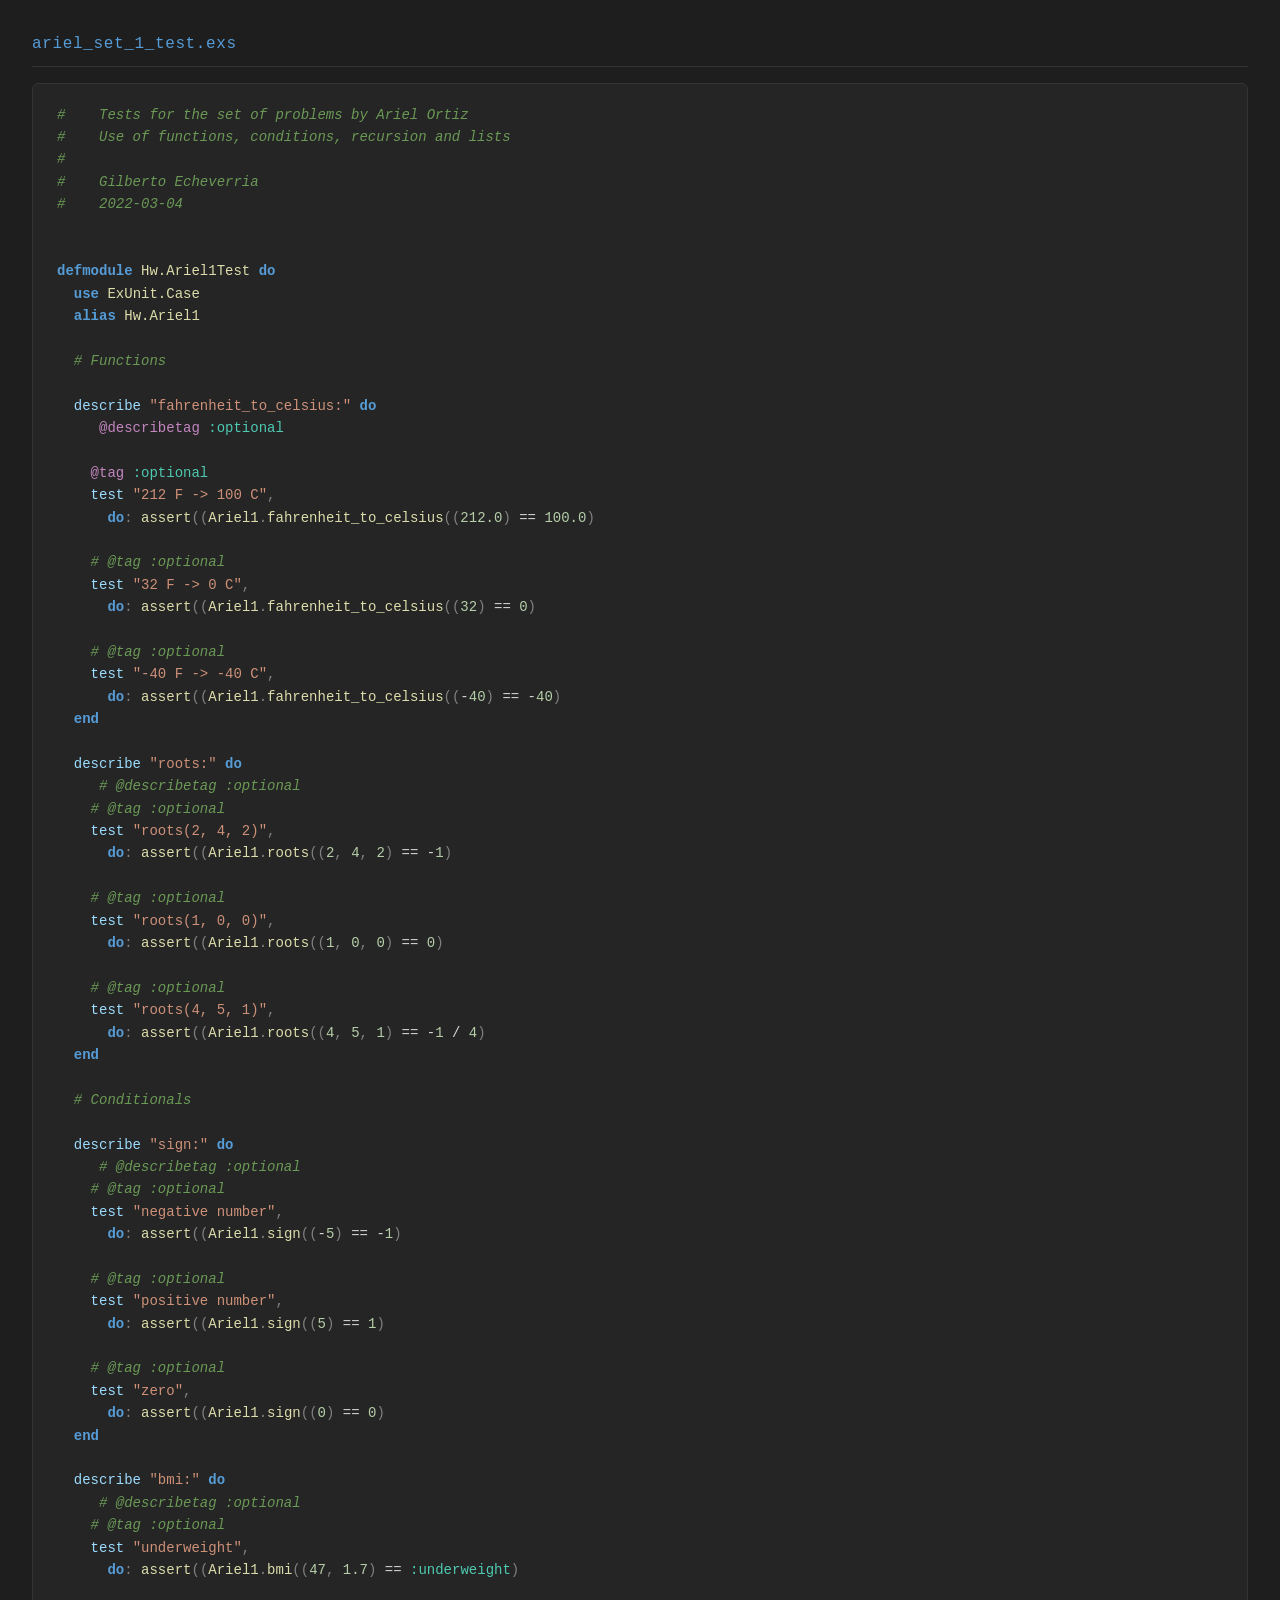
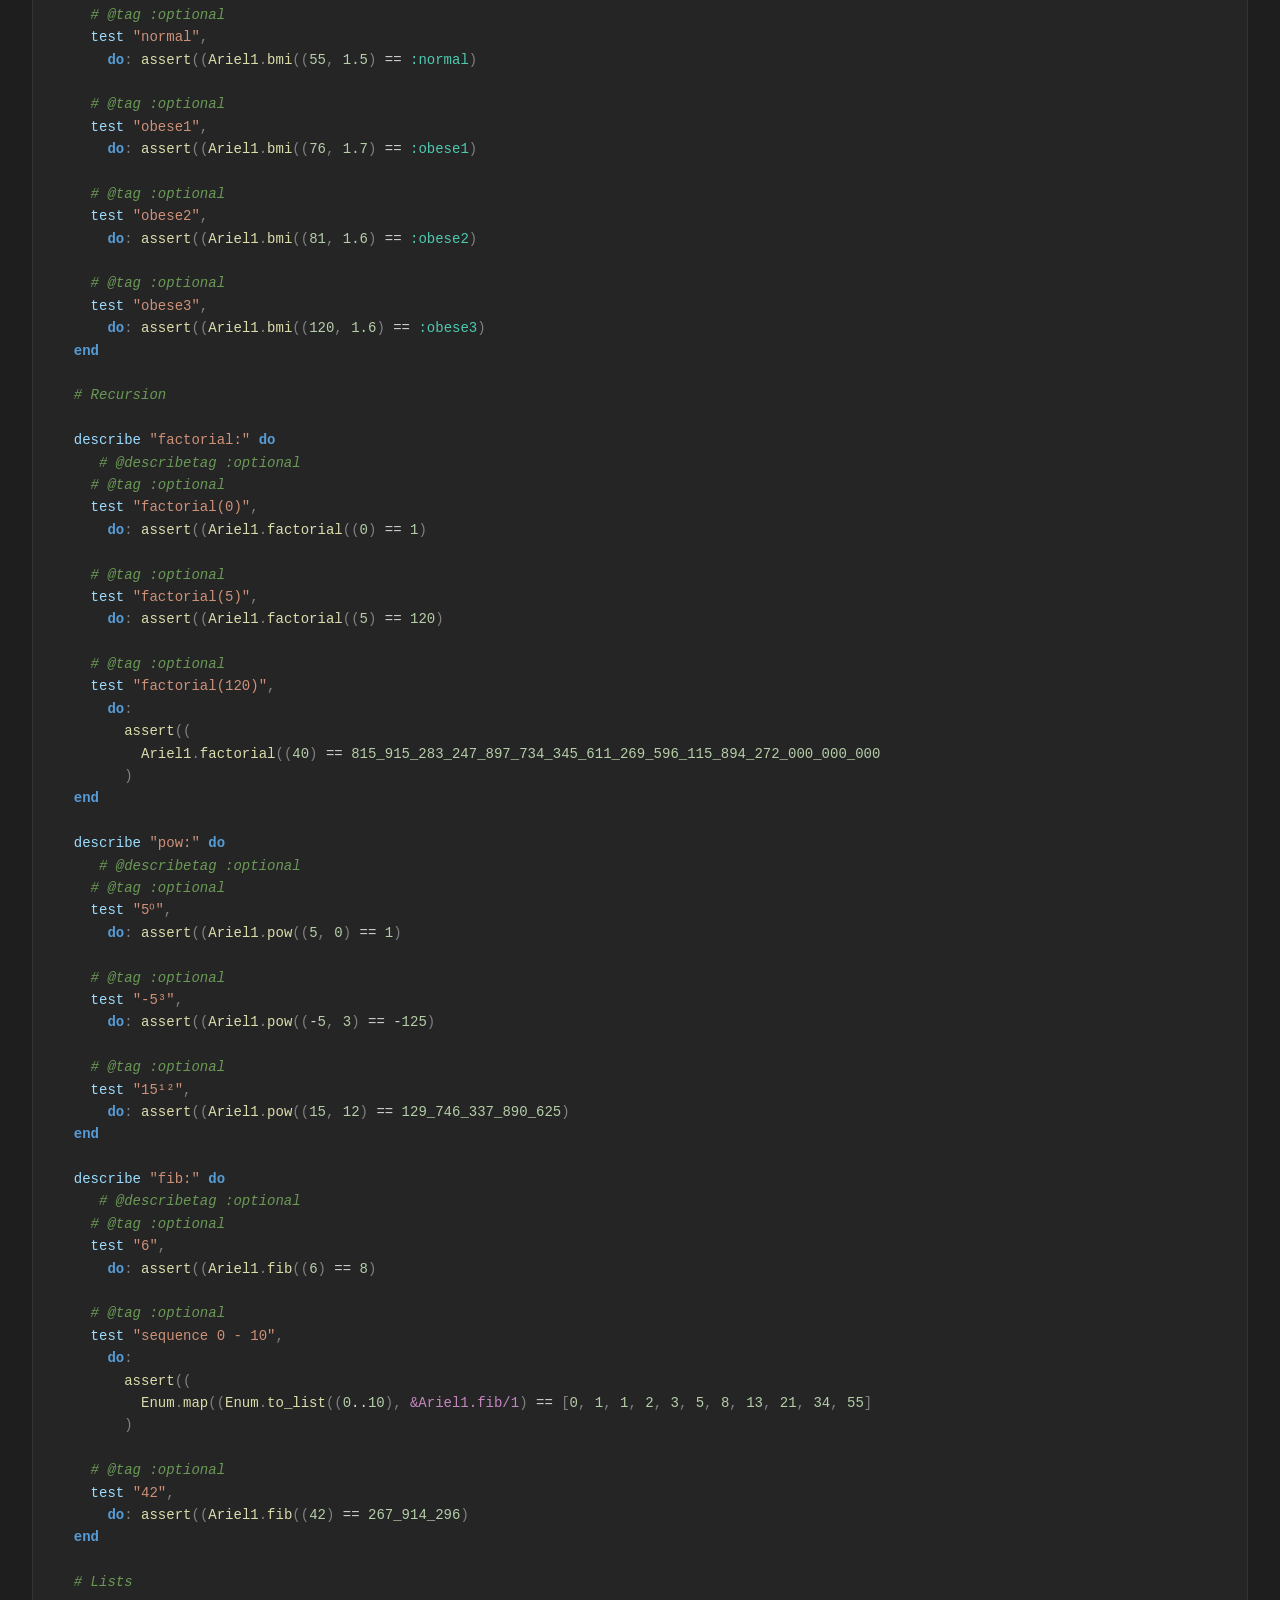
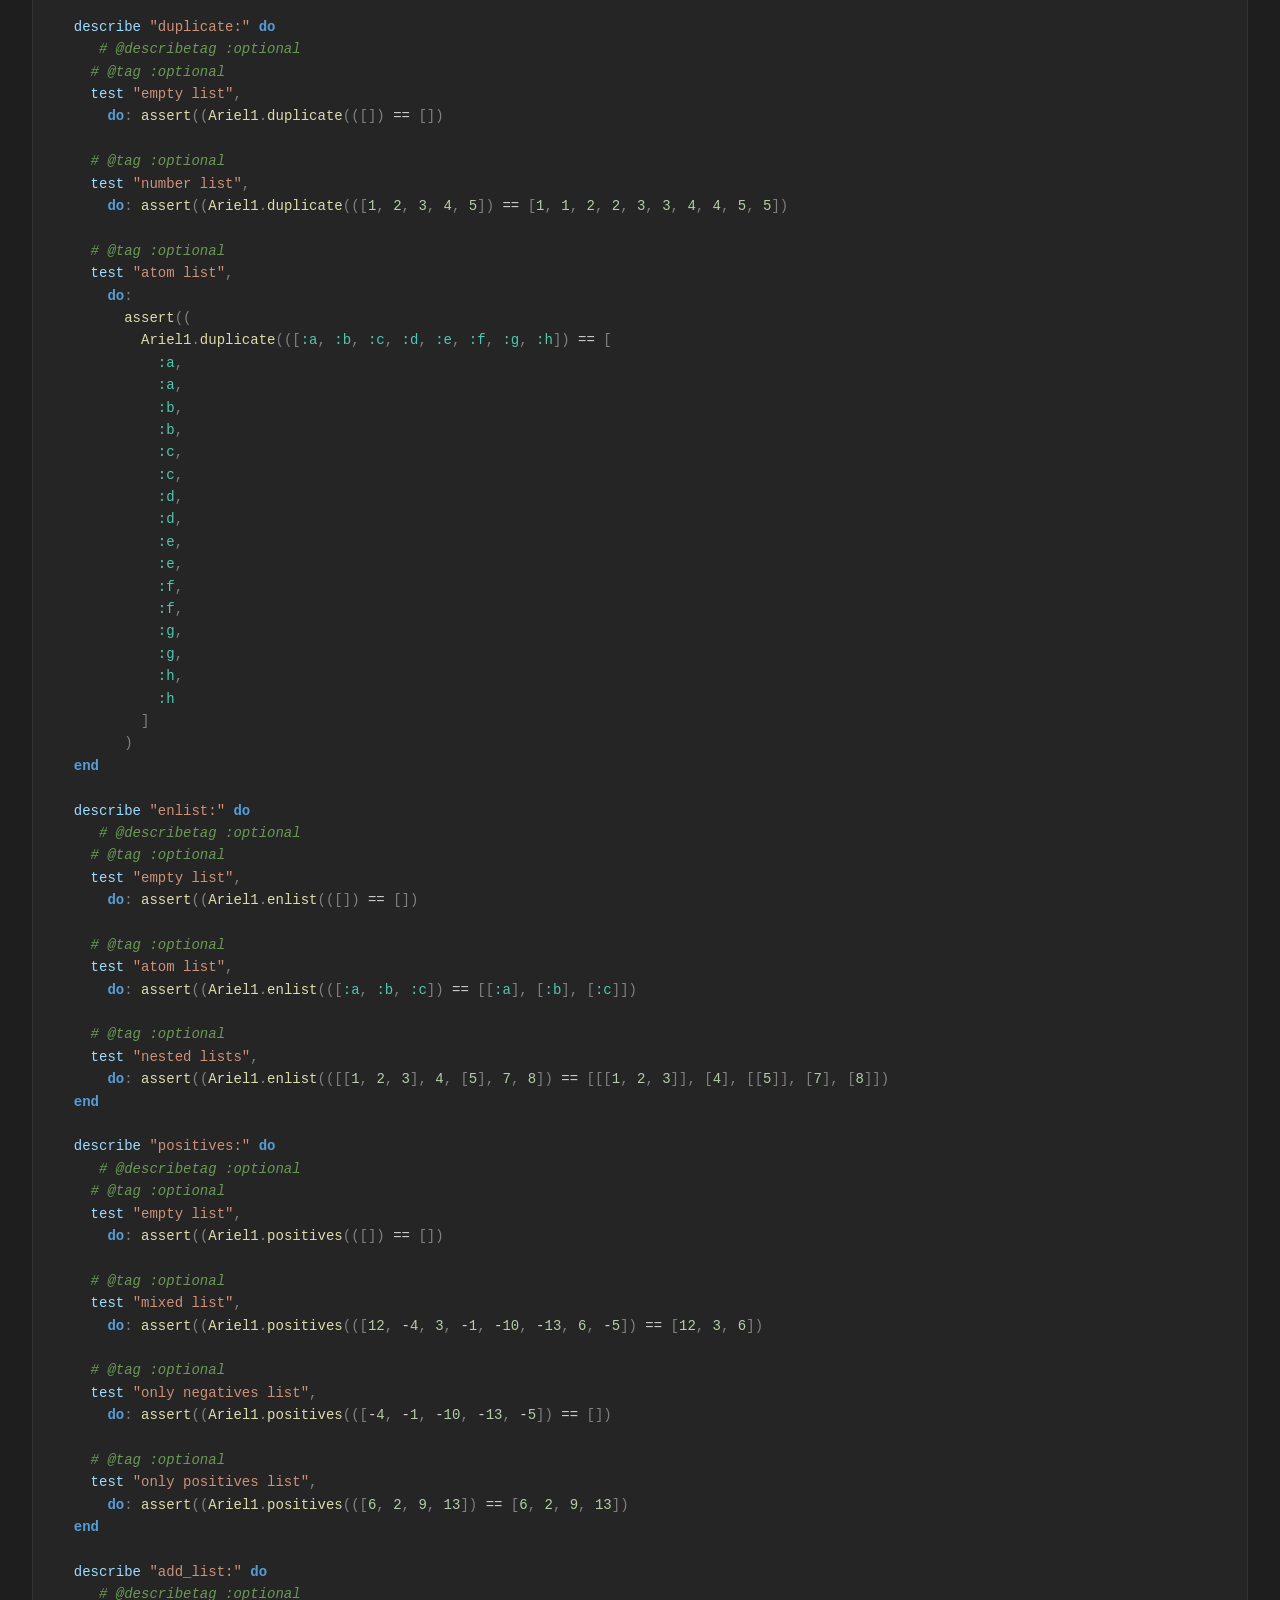
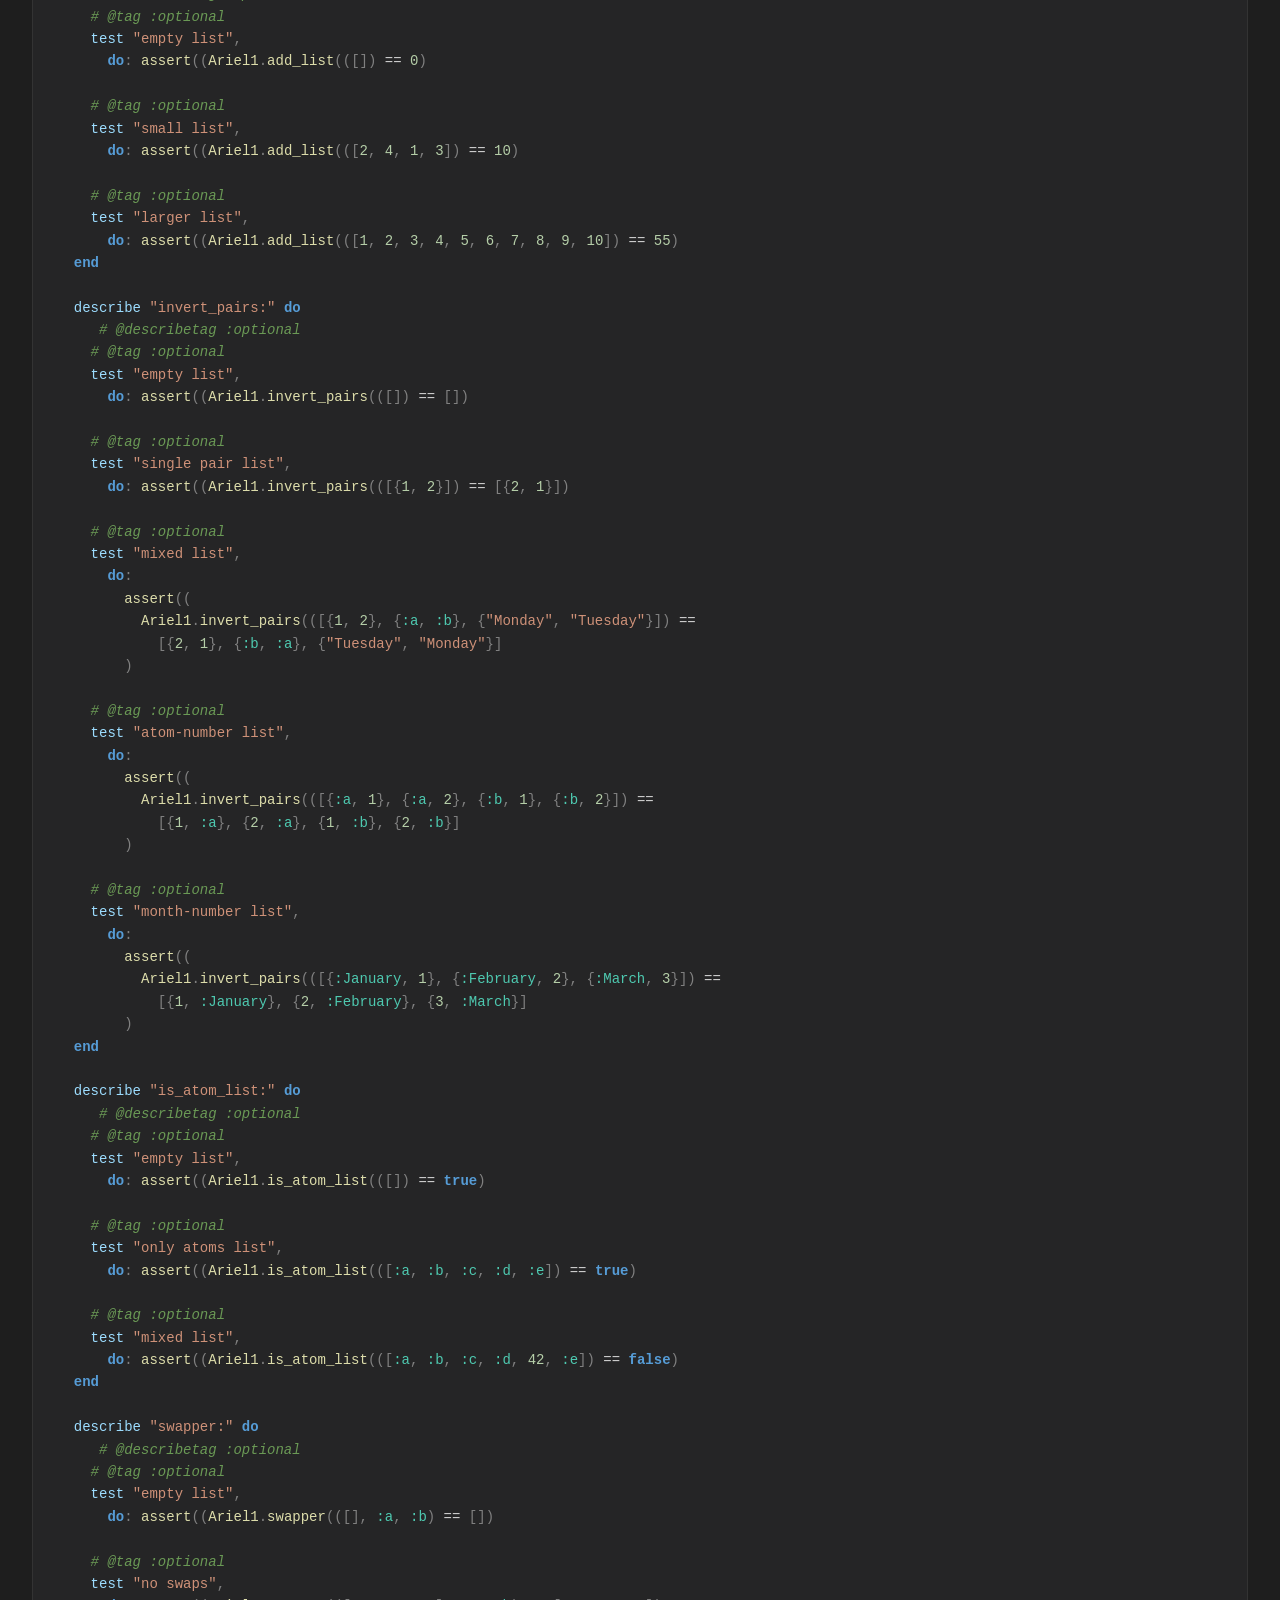
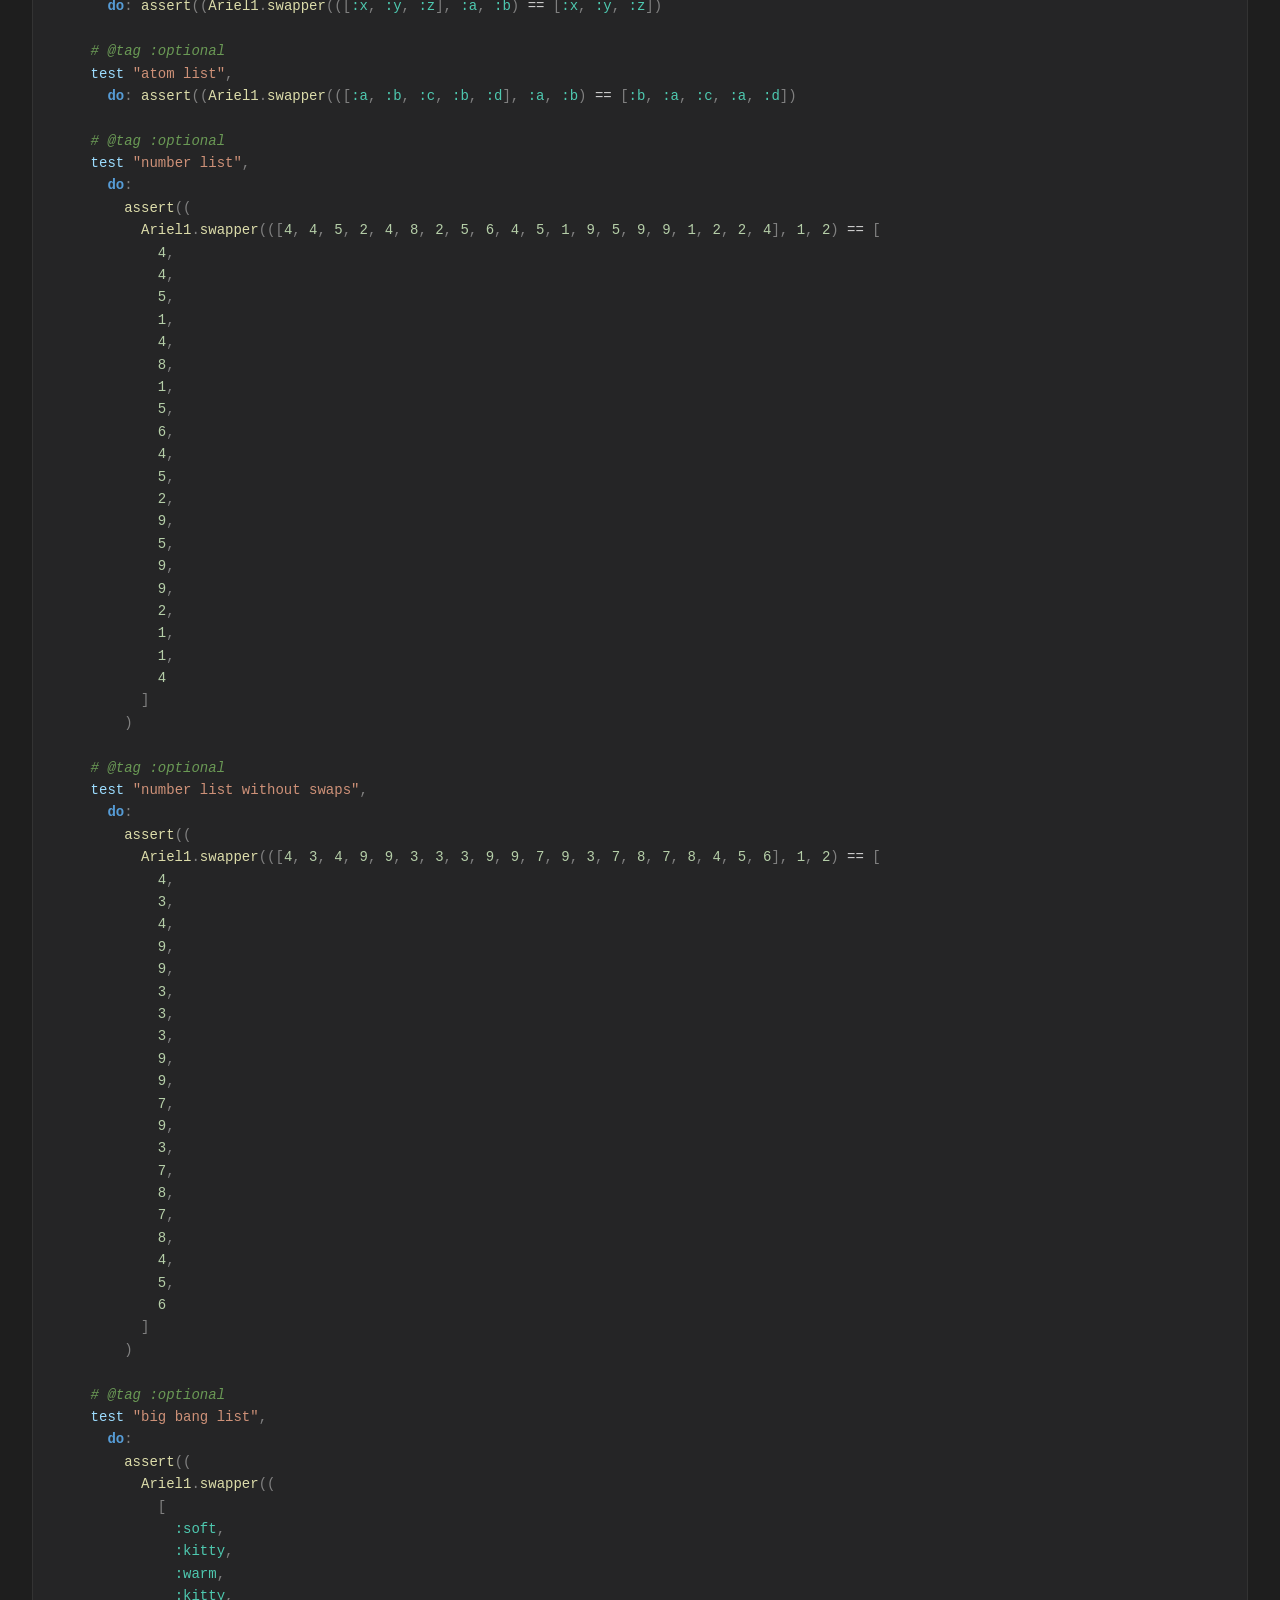
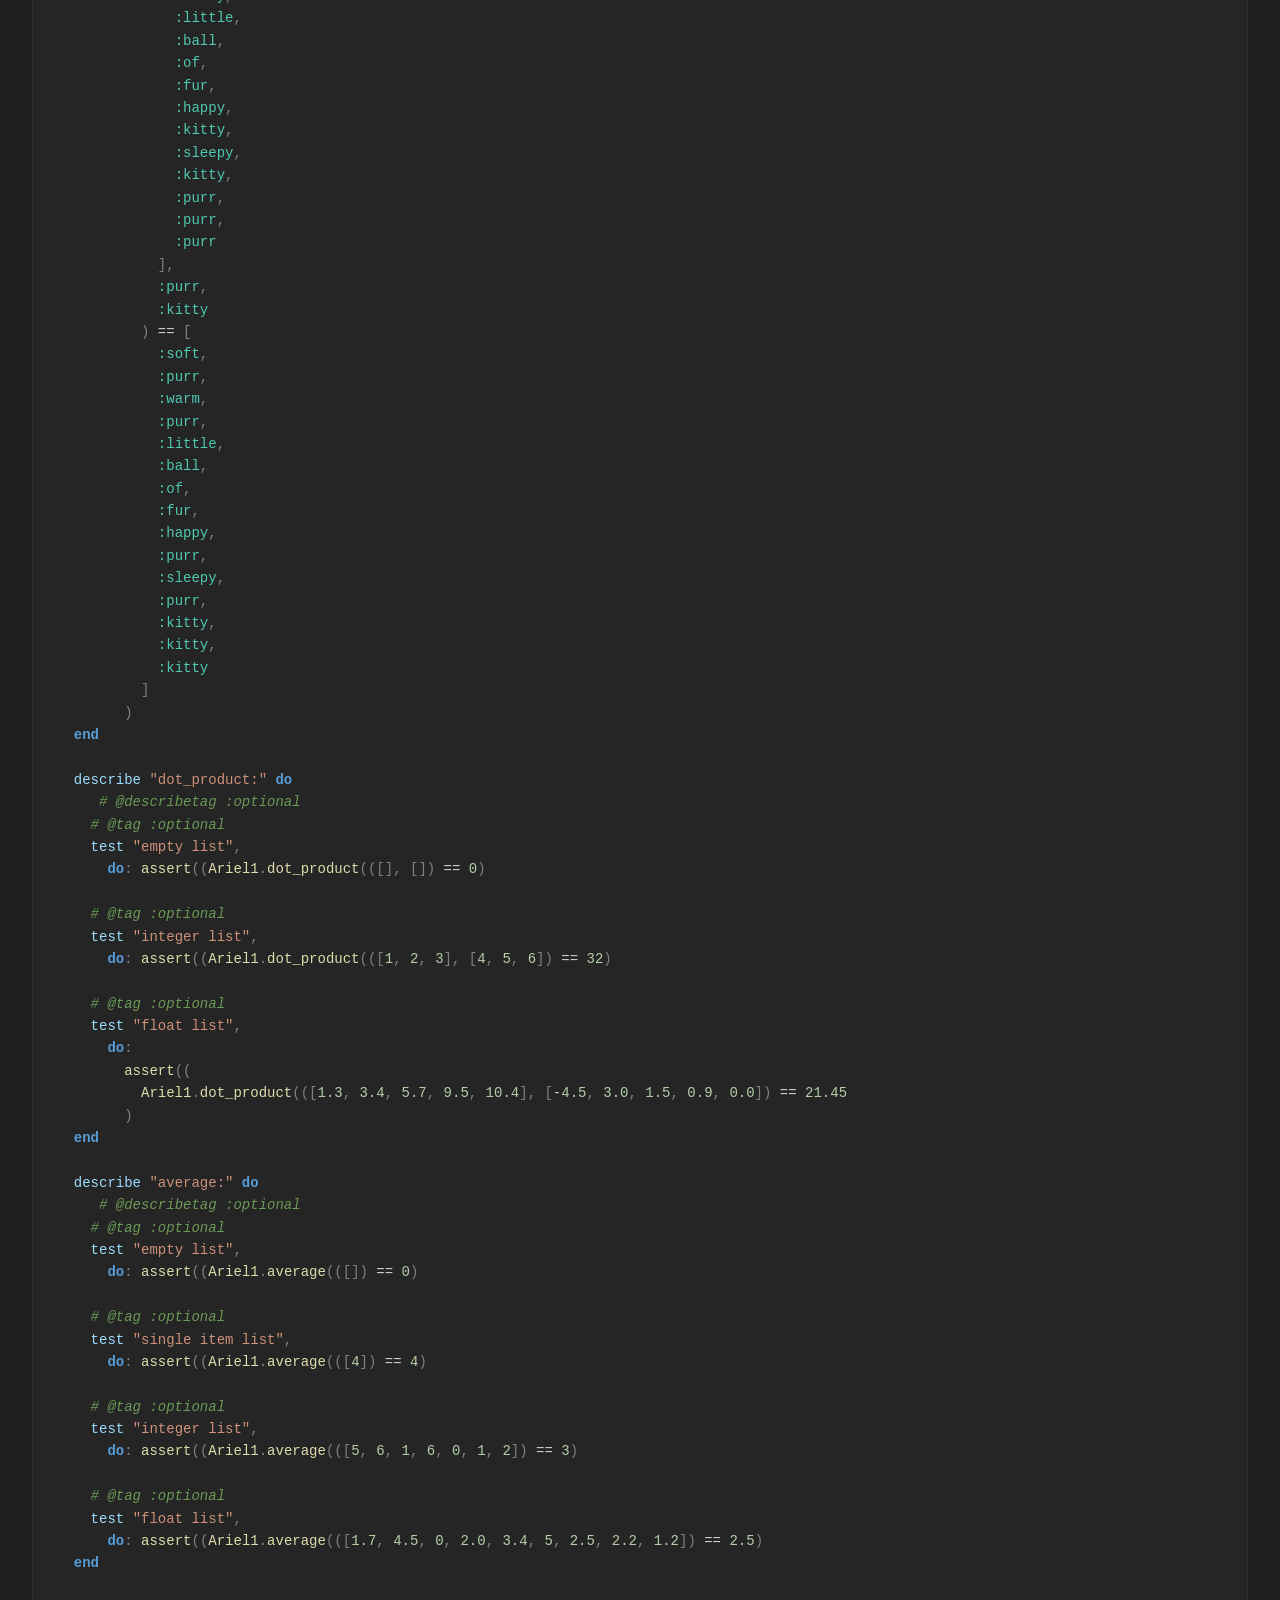
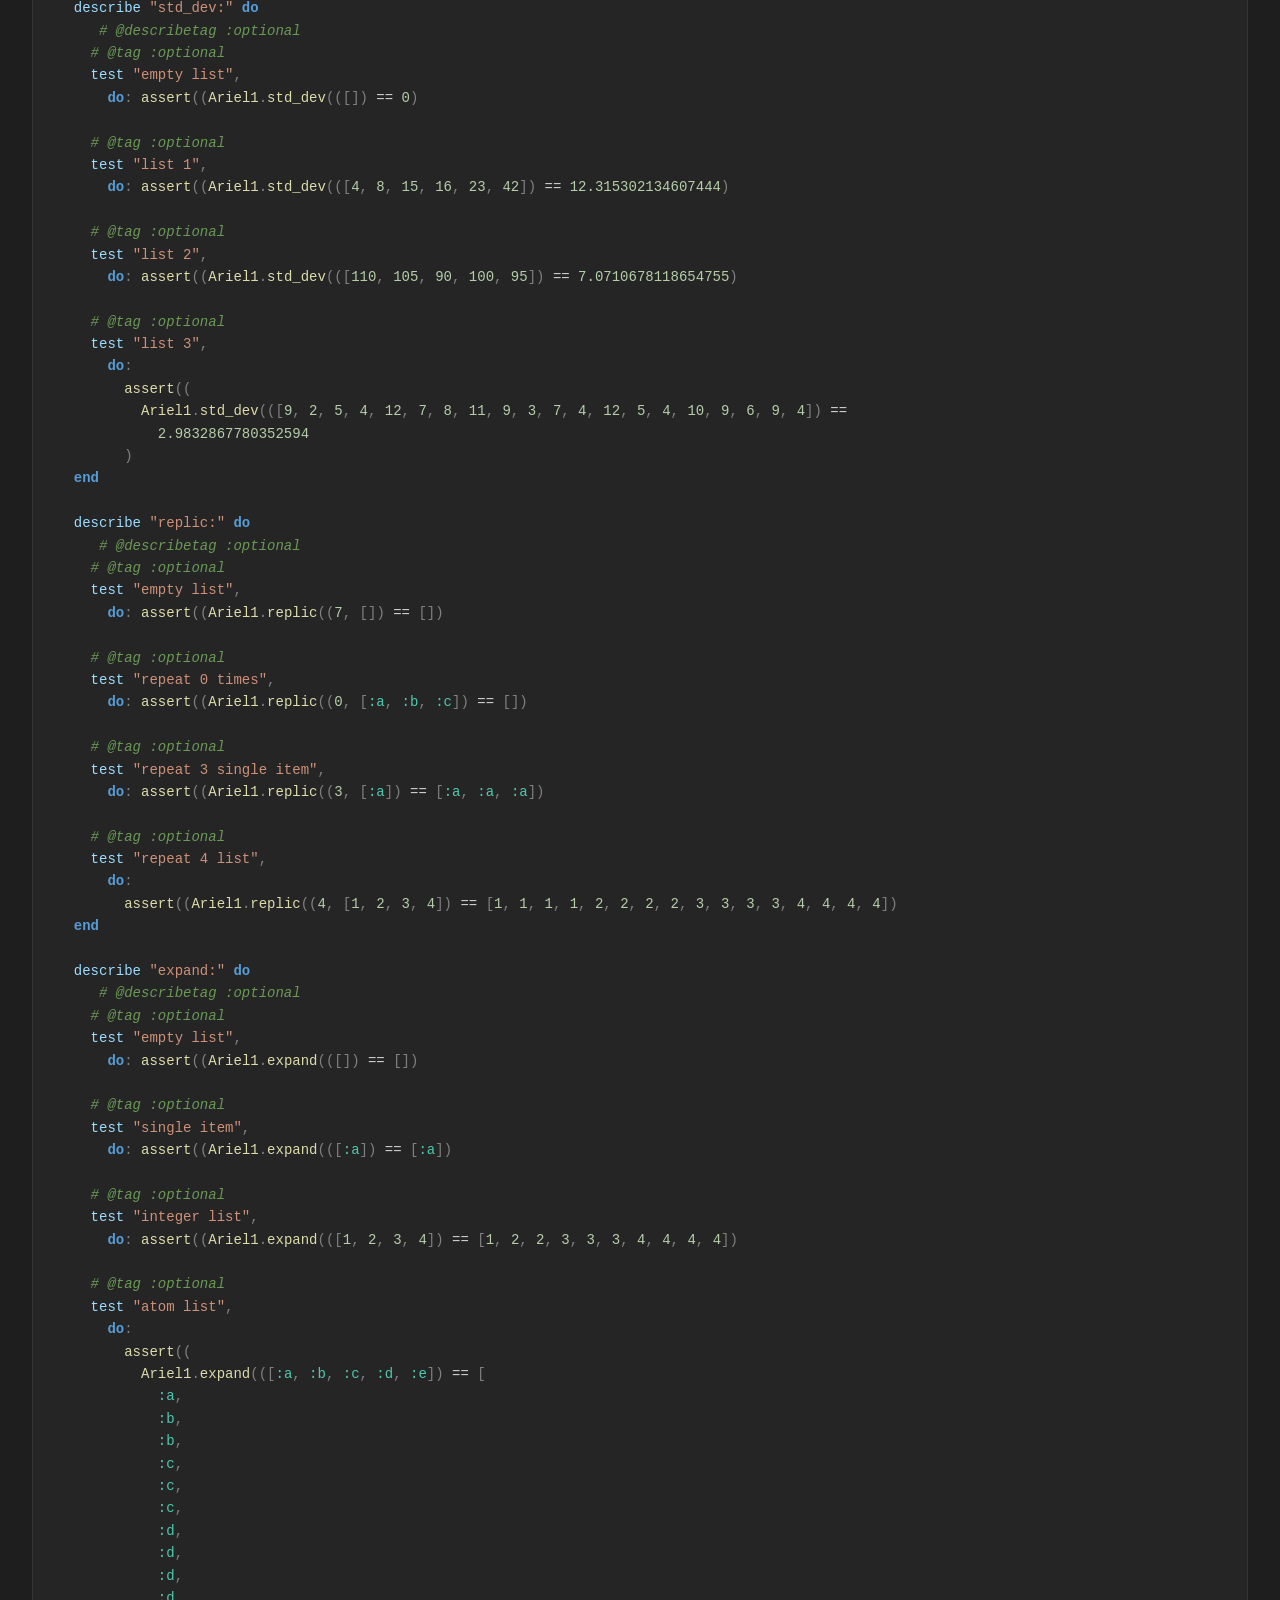
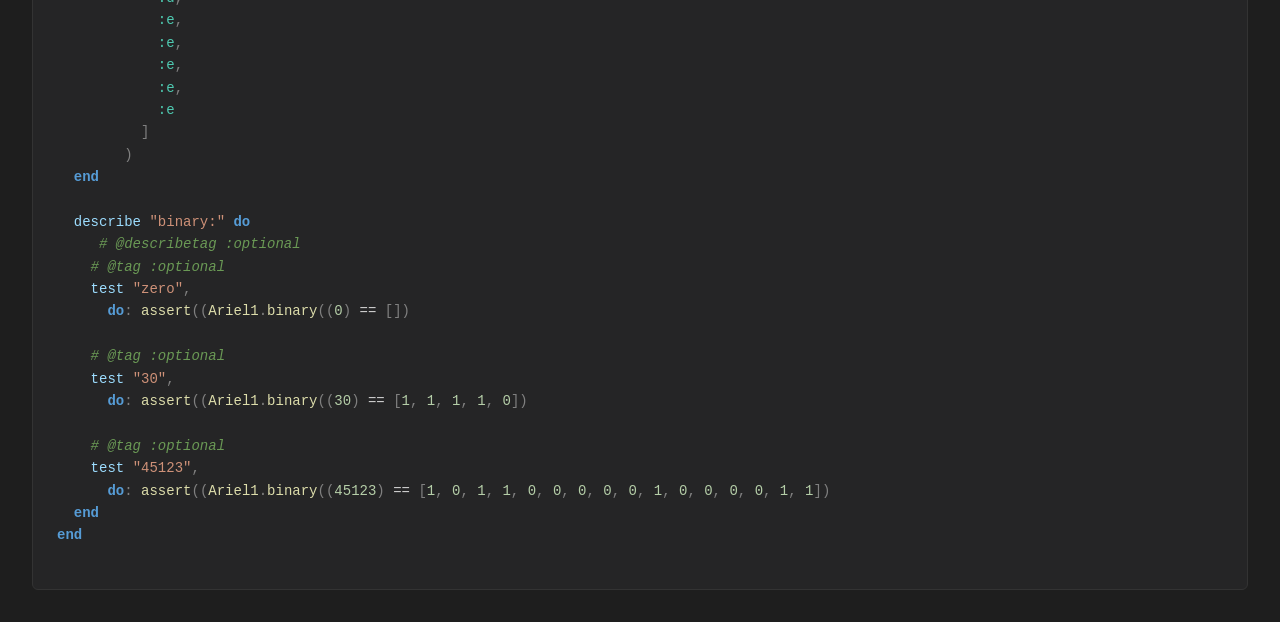
<file: Elixir/output_parallel/ariel_set_1_test_parallel.html>
<!DOCTYPE html>
<html lang="en">
  <head>
    <meta charset="UTF-8">
    <title>ariel_set_1_test.exs</title>
    <link rel="stylesheet" href="../token_colors.css">
  </head>
  <body>
    <h1 class="filename">ariel_set_1_test.exs</h1>
    <pre class="code-block">
<span class="comment">#    Tests for the set of problems by Ariel Ortiz</span>
<span class="comment">#    Use of functions, conditions, recursion and lists</span>
<span class="comment">#</span>
<span class="comment">#    Gilberto Echeverria</span>
<span class="comment">#    2022-03-04</span>


<span class="reserved-word">defmodule</span> <span class="module">Hw.Ariel1Test</span> <span class="reserved-word">do</span>
  <span class="reserved-word">use</span> <span class="module">ExUnit.Case</span>
  <span class="reserved-word">alias</span> <span class="module">Hw.Ariel1</span>

  <span class="comment"># Functions</span>

  <span class="variable">describe</span> <span class="string">"fahrenheit_to_celsius:"</span> <span class="reserved-word">do</span>
     <span class="special">@describetag</span> <span class="atom">:optional</span>

    <span class="special">@tag</span> <span class="atom">:optional</span>
    <span class="variable">test</span> <span class="string">"212 F -&gt; 100 C"</span><span class="punctuation">,</span>
      <span class="reserved-word">do</span><span class="punctuation">:</span> <span class="function">assert</span><span class="punctuation">(</span><span class="punctuation">(</span><span class="module">Ariel1</span><span class="punctuation">.</span><span class="function">fahrenheit_to_celsius</span><span class="punctuation">(</span><span class="punctuation">(</span><span class="number">212.0</span><span class="punctuation">)</span> <span class="operator">==</span> <span class="number">100.0</span><span class="punctuation">)</span>

    <span class="comment"># @tag :optional</span>
    <span class="variable">test</span> <span class="string">"32 F -&gt; 0 C"</span><span class="punctuation">,</span>
      <span class="reserved-word">do</span><span class="punctuation">:</span> <span class="function">assert</span><span class="punctuation">(</span><span class="punctuation">(</span><span class="module">Ariel1</span><span class="punctuation">.</span><span class="function">fahrenheit_to_celsius</span><span class="punctuation">(</span><span class="punctuation">(</span><span class="number">32</span><span class="punctuation">)</span> <span class="operator">==</span> <span class="number">0</span><span class="punctuation">)</span>

    <span class="comment"># @tag :optional</span>
    <span class="variable">test</span> <span class="string">"-40 F -&gt; -40 C"</span><span class="punctuation">,</span>
      <span class="reserved-word">do</span><span class="punctuation">:</span> <span class="function">assert</span><span class="punctuation">(</span><span class="punctuation">(</span><span class="module">Ariel1</span><span class="punctuation">.</span><span class="function">fahrenheit_to_celsius</span><span class="punctuation">(</span><span class="punctuation">(</span><span class="operator">-</span><span class="number">40</span><span class="punctuation">)</span> <span class="operator">==</span> <span class="operator">-</span><span class="number">40</span><span class="punctuation">)</span>
  <span class="reserved-word">end</span>

  <span class="variable">describe</span> <span class="string">"roots:"</span> <span class="reserved-word">do</span>
     <span class="comment"># @describetag :optional</span>
    <span class="comment"># @tag :optional</span>
    <span class="variable">test</span> <span class="string">"roots(2, 4, 2)"</span><span class="punctuation">,</span>
      <span class="reserved-word">do</span><span class="punctuation">:</span> <span class="function">assert</span><span class="punctuation">(</span><span class="punctuation">(</span><span class="module">Ariel1</span><span class="punctuation">.</span><span class="function">roots</span><span class="punctuation">(</span><span class="punctuation">(</span><span class="number">2</span><span class="punctuation">,</span> <span class="number">4</span><span class="punctuation">,</span> <span class="number">2</span><span class="punctuation">)</span> <span class="operator">==</span> <span class="operator">-</span><span class="number">1</span><span class="punctuation">)</span>

    <span class="comment"># @tag :optional</span>
    <span class="variable">test</span> <span class="string">"roots(1, 0, 0)"</span><span class="punctuation">,</span>
      <span class="reserved-word">do</span><span class="punctuation">:</span> <span class="function">assert</span><span class="punctuation">(</span><span class="punctuation">(</span><span class="module">Ariel1</span><span class="punctuation">.</span><span class="function">roots</span><span class="punctuation">(</span><span class="punctuation">(</span><span class="number">1</span><span class="punctuation">,</span> <span class="number">0</span><span class="punctuation">,</span> <span class="number">0</span><span class="punctuation">)</span> <span class="operator">==</span> <span class="number">0</span><span class="punctuation">)</span>

    <span class="comment"># @tag :optional</span>
    <span class="variable">test</span> <span class="string">"roots(4, 5, 1)"</span><span class="punctuation">,</span>
      <span class="reserved-word">do</span><span class="punctuation">:</span> <span class="function">assert</span><span class="punctuation">(</span><span class="punctuation">(</span><span class="module">Ariel1</span><span class="punctuation">.</span><span class="function">roots</span><span class="punctuation">(</span><span class="punctuation">(</span><span class="number">4</span><span class="punctuation">,</span> <span class="number">5</span><span class="punctuation">,</span> <span class="number">1</span><span class="punctuation">)</span> <span class="operator">==</span> <span class="operator">-</span><span class="number">1</span> <span class="operator">/</span> <span class="number">4</span><span class="punctuation">)</span>
  <span class="reserved-word">end</span>

  <span class="comment"># Conditionals</span>

  <span class="variable">describe</span> <span class="string">"sign:"</span> <span class="reserved-word">do</span>
     <span class="comment"># @describetag :optional</span>
    <span class="comment"># @tag :optional</span>
    <span class="variable">test</span> <span class="string">"negative number"</span><span class="punctuation">,</span>
      <span class="reserved-word">do</span><span class="punctuation">:</span> <span class="function">assert</span><span class="punctuation">(</span><span class="punctuation">(</span><span class="module">Ariel1</span><span class="punctuation">.</span><span class="function">sign</span><span class="punctuation">(</span><span class="punctuation">(</span><span class="operator">-</span><span class="number">5</span><span class="punctuation">)</span> <span class="operator">==</span> <span class="operator">-</span><span class="number">1</span><span class="punctuation">)</span>

    <span class="comment"># @tag :optional</span>
    <span class="variable">test</span> <span class="string">"positive number"</span><span class="punctuation">,</span>
      <span class="reserved-word">do</span><span class="punctuation">:</span> <span class="function">assert</span><span class="punctuation">(</span><span class="punctuation">(</span><span class="module">Ariel1</span><span class="punctuation">.</span><span class="function">sign</span><span class="punctuation">(</span><span class="punctuation">(</span><span class="number">5</span><span class="punctuation">)</span> <span class="operator">==</span> <span class="number">1</span><span class="punctuation">)</span>

    <span class="comment"># @tag :optional</span>
    <span class="variable">test</span> <span class="string">"zero"</span><span class="punctuation">,</span>
      <span class="reserved-word">do</span><span class="punctuation">:</span> <span class="function">assert</span><span class="punctuation">(</span><span class="punctuation">(</span><span class="module">Ariel1</span><span class="punctuation">.</span><span class="function">sign</span><span class="punctuation">(</span><span class="punctuation">(</span><span class="number">0</span><span class="punctuation">)</span> <span class="operator">==</span> <span class="number">0</span><span class="punctuation">)</span>
  <span class="reserved-word">end</span>

  <span class="variable">describe</span> <span class="string">"bmi:"</span> <span class="reserved-word">do</span>
     <span class="comment"># @describetag :optional</span>
    <span class="comment"># @tag :optional</span>
    <span class="variable">test</span> <span class="string">"underweight"</span><span class="punctuation">,</span>
      <span class="reserved-word">do</span><span class="punctuation">:</span> <span class="function">assert</span><span class="punctuation">(</span><span class="punctuation">(</span><span class="module">Ariel1</span><span class="punctuation">.</span><span class="function">bmi</span><span class="punctuation">(</span><span class="punctuation">(</span><span class="number">47</span><span class="punctuation">,</span> <span class="number">1.7</span><span class="punctuation">)</span> <span class="operator">==</span> <span class="atom">:underweight</span><span class="punctuation">)</span>

    <span class="comment"># @tag :optional</span>
    <span class="variable">test</span> <span class="string">"normal"</span><span class="punctuation">,</span>
      <span class="reserved-word">do</span><span class="punctuation">:</span> <span class="function">assert</span><span class="punctuation">(</span><span class="punctuation">(</span><span class="module">Ariel1</span><span class="punctuation">.</span><span class="function">bmi</span><span class="punctuation">(</span><span class="punctuation">(</span><span class="number">55</span><span class="punctuation">,</span> <span class="number">1.5</span><span class="punctuation">)</span> <span class="operator">==</span> <span class="atom">:normal</span><span class="punctuation">)</span>

    <span class="comment"># @tag :optional</span>
    <span class="variable">test</span> <span class="string">"obese1"</span><span class="punctuation">,</span>
      <span class="reserved-word">do</span><span class="punctuation">:</span> <span class="function">assert</span><span class="punctuation">(</span><span class="punctuation">(</span><span class="module">Ariel1</span><span class="punctuation">.</span><span class="function">bmi</span><span class="punctuation">(</span><span class="punctuation">(</span><span class="number">76</span><span class="punctuation">,</span> <span class="number">1.7</span><span class="punctuation">)</span> <span class="operator">==</span> <span class="atom">:obese1</span><span class="punctuation">)</span>

    <span class="comment"># @tag :optional</span>
    <span class="variable">test</span> <span class="string">"obese2"</span><span class="punctuation">,</span>
      <span class="reserved-word">do</span><span class="punctuation">:</span> <span class="function">assert</span><span class="punctuation">(</span><span class="punctuation">(</span><span class="module">Ariel1</span><span class="punctuation">.</span><span class="function">bmi</span><span class="punctuation">(</span><span class="punctuation">(</span><span class="number">81</span><span class="punctuation">,</span> <span class="number">1.6</span><span class="punctuation">)</span> <span class="operator">==</span> <span class="atom">:obese2</span><span class="punctuation">)</span>

    <span class="comment"># @tag :optional</span>
    <span class="variable">test</span> <span class="string">"obese3"</span><span class="punctuation">,</span>
      <span class="reserved-word">do</span><span class="punctuation">:</span> <span class="function">assert</span><span class="punctuation">(</span><span class="punctuation">(</span><span class="module">Ariel1</span><span class="punctuation">.</span><span class="function">bmi</span><span class="punctuation">(</span><span class="punctuation">(</span><span class="number">120</span><span class="punctuation">,</span> <span class="number">1.6</span><span class="punctuation">)</span> <span class="operator">==</span> <span class="atom">:obese3</span><span class="punctuation">)</span>
  <span class="reserved-word">end</span>

  <span class="comment"># Recursion</span>

  <span class="variable">describe</span> <span class="string">"factorial:"</span> <span class="reserved-word">do</span>
     <span class="comment"># @describetag :optional</span>
    <span class="comment"># @tag :optional</span>
    <span class="variable">test</span> <span class="string">"factorial(0)"</span><span class="punctuation">,</span>
      <span class="reserved-word">do</span><span class="punctuation">:</span> <span class="function">assert</span><span class="punctuation">(</span><span class="punctuation">(</span><span class="module">Ariel1</span><span class="punctuation">.</span><span class="function">factorial</span><span class="punctuation">(</span><span class="punctuation">(</span><span class="number">0</span><span class="punctuation">)</span> <span class="operator">==</span> <span class="number">1</span><span class="punctuation">)</span>

    <span class="comment"># @tag :optional</span>
    <span class="variable">test</span> <span class="string">"factorial(5)"</span><span class="punctuation">,</span>
      <span class="reserved-word">do</span><span class="punctuation">:</span> <span class="function">assert</span><span class="punctuation">(</span><span class="punctuation">(</span><span class="module">Ariel1</span><span class="punctuation">.</span><span class="function">factorial</span><span class="punctuation">(</span><span class="punctuation">(</span><span class="number">5</span><span class="punctuation">)</span> <span class="operator">==</span> <span class="number">120</span><span class="punctuation">)</span>

    <span class="comment"># @tag :optional</span>
    <span class="variable">test</span> <span class="string">"factorial(120)"</span><span class="punctuation">,</span>
      <span class="reserved-word">do</span><span class="punctuation">:</span>
        <span class="function">assert</span><span class="punctuation">(</span><span class="punctuation">(</span>
          <span class="module">Ariel1</span><span class="punctuation">.</span><span class="function">factorial</span><span class="punctuation">(</span><span class="punctuation">(</span><span class="number">40</span><span class="punctuation">)</span> <span class="operator">==</span> <span class="number">815_915_283_247_897_734_345_611_269_596_115_894_272_000_000_000</span>
        <span class="punctuation">)</span>
  <span class="reserved-word">end</span>

  <span class="variable">describe</span> <span class="string">"pow:"</span> <span class="reserved-word">do</span>
     <span class="comment"># @describetag :optional</span>
    <span class="comment"># @tag :optional</span>
    <span class="variable">test</span> <span class="string">"5⁰"</span><span class="punctuation">,</span>
      <span class="reserved-word">do</span><span class="punctuation">:</span> <span class="function">assert</span><span class="punctuation">(</span><span class="punctuation">(</span><span class="module">Ariel1</span><span class="punctuation">.</span><span class="function">pow</span><span class="punctuation">(</span><span class="punctuation">(</span><span class="number">5</span><span class="punctuation">,</span> <span class="number">0</span><span class="punctuation">)</span> <span class="operator">==</span> <span class="number">1</span><span class="punctuation">)</span>

    <span class="comment"># @tag :optional</span>
    <span class="variable">test</span> <span class="string">"-5³"</span><span class="punctuation">,</span>
      <span class="reserved-word">do</span><span class="punctuation">:</span> <span class="function">assert</span><span class="punctuation">(</span><span class="punctuation">(</span><span class="module">Ariel1</span><span class="punctuation">.</span><span class="function">pow</span><span class="punctuation">(</span><span class="punctuation">(</span><span class="operator">-</span><span class="number">5</span><span class="punctuation">,</span> <span class="number">3</span><span class="punctuation">)</span> <span class="operator">==</span> <span class="operator">-</span><span class="number">125</span><span class="punctuation">)</span>

    <span class="comment"># @tag :optional</span>
    <span class="variable">test</span> <span class="string">"15¹²"</span><span class="punctuation">,</span>
      <span class="reserved-word">do</span><span class="punctuation">:</span> <span class="function">assert</span><span class="punctuation">(</span><span class="punctuation">(</span><span class="module">Ariel1</span><span class="punctuation">.</span><span class="function">pow</span><span class="punctuation">(</span><span class="punctuation">(</span><span class="number">15</span><span class="punctuation">,</span> <span class="number">12</span><span class="punctuation">)</span> <span class="operator">==</span> <span class="number">129_746_337_890_625</span><span class="punctuation">)</span>
  <span class="reserved-word">end</span>

  <span class="variable">describe</span> <span class="string">"fib:"</span> <span class="reserved-word">do</span>
     <span class="comment"># @describetag :optional</span>
    <span class="comment"># @tag :optional</span>
    <span class="variable">test</span> <span class="string">"6"</span><span class="punctuation">,</span>
      <span class="reserved-word">do</span><span class="punctuation">:</span> <span class="function">assert</span><span class="punctuation">(</span><span class="punctuation">(</span><span class="module">Ariel1</span><span class="punctuation">.</span><span class="function">fib</span><span class="punctuation">(</span><span class="punctuation">(</span><span class="number">6</span><span class="punctuation">)</span> <span class="operator">==</span> <span class="number">8</span><span class="punctuation">)</span>

    <span class="comment"># @tag :optional</span>
    <span class="variable">test</span> <span class="string">"sequence 0 - 10"</span><span class="punctuation">,</span>
      <span class="reserved-word">do</span><span class="punctuation">:</span>
        <span class="function">assert</span><span class="punctuation">(</span><span class="punctuation">(</span>
          <span class="module">Enum</span><span class="punctuation">.</span><span class="function">map</span><span class="punctuation">(</span><span class="punctuation">(</span><span class="module">Enum</span><span class="punctuation">.</span><span class="function">to_list</span><span class="punctuation">(</span><span class="punctuation">(</span><span class="number">0</span><span class="operator">..</span><span class="number">10</span><span class="punctuation">)</span><span class="punctuation">,</span> <span class="capture">&amp;Ariel1.fib/1</span><span class="punctuation">)</span> <span class="operator">==</span> <span class="punctuation">[</span><span class="number">0</span><span class="punctuation">,</span> <span class="number">1</span><span class="punctuation">,</span> <span class="number">1</span><span class="punctuation">,</span> <span class="number">2</span><span class="punctuation">,</span> <span class="number">3</span><span class="punctuation">,</span> <span class="number">5</span><span class="punctuation">,</span> <span class="number">8</span><span class="punctuation">,</span> <span class="number">13</span><span class="punctuation">,</span> <span class="number">21</span><span class="punctuation">,</span> <span class="number">34</span><span class="punctuation">,</span> <span class="number">55</span><span class="punctuation">]</span>
        <span class="punctuation">)</span>

    <span class="comment"># @tag :optional</span>
    <span class="variable">test</span> <span class="string">"42"</span><span class="punctuation">,</span>
      <span class="reserved-word">do</span><span class="punctuation">:</span> <span class="function">assert</span><span class="punctuation">(</span><span class="punctuation">(</span><span class="module">Ariel1</span><span class="punctuation">.</span><span class="function">fib</span><span class="punctuation">(</span><span class="punctuation">(</span><span class="number">42</span><span class="punctuation">)</span> <span class="operator">==</span> <span class="number">267_914_296</span><span class="punctuation">)</span>
  <span class="reserved-word">end</span>

  <span class="comment"># Lists</span>

  <span class="variable">describe</span> <span class="string">"duplicate:"</span> <span class="reserved-word">do</span>
     <span class="comment"># @describetag :optional</span>
    <span class="comment"># @tag :optional</span>
    <span class="variable">test</span> <span class="string">"empty list"</span><span class="punctuation">,</span>
      <span class="reserved-word">do</span><span class="punctuation">:</span> <span class="function">assert</span><span class="punctuation">(</span><span class="punctuation">(</span><span class="module">Ariel1</span><span class="punctuation">.</span><span class="function">duplicate</span><span class="punctuation">(</span><span class="punctuation">(</span><span class="punctuation">[</span><span class="punctuation">]</span><span class="punctuation">)</span> <span class="operator">==</span> <span class="punctuation">[</span><span class="punctuation">]</span><span class="punctuation">)</span>

    <span class="comment"># @tag :optional</span>
    <span class="variable">test</span> <span class="string">"number list"</span><span class="punctuation">,</span>
      <span class="reserved-word">do</span><span class="punctuation">:</span> <span class="function">assert</span><span class="punctuation">(</span><span class="punctuation">(</span><span class="module">Ariel1</span><span class="punctuation">.</span><span class="function">duplicate</span><span class="punctuation">(</span><span class="punctuation">(</span><span class="punctuation">[</span><span class="number">1</span><span class="punctuation">,</span> <span class="number">2</span><span class="punctuation">,</span> <span class="number">3</span><span class="punctuation">,</span> <span class="number">4</span><span class="punctuation">,</span> <span class="number">5</span><span class="punctuation">]</span><span class="punctuation">)</span> <span class="operator">==</span> <span class="punctuation">[</span><span class="number">1</span><span class="punctuation">,</span> <span class="number">1</span><span class="punctuation">,</span> <span class="number">2</span><span class="punctuation">,</span> <span class="number">2</span><span class="punctuation">,</span> <span class="number">3</span><span class="punctuation">,</span> <span class="number">3</span><span class="punctuation">,</span> <span class="number">4</span><span class="punctuation">,</span> <span class="number">4</span><span class="punctuation">,</span> <span class="number">5</span><span class="punctuation">,</span> <span class="number">5</span><span class="punctuation">]</span><span class="punctuation">)</span>

    <span class="comment"># @tag :optional</span>
    <span class="variable">test</span> <span class="string">"atom list"</span><span class="punctuation">,</span>
      <span class="reserved-word">do</span><span class="punctuation">:</span>
        <span class="function">assert</span><span class="punctuation">(</span><span class="punctuation">(</span>
          <span class="module">Ariel1</span><span class="punctuation">.</span><span class="function">duplicate</span><span class="punctuation">(</span><span class="punctuation">(</span><span class="punctuation">[</span><span class="atom">:a</span><span class="punctuation">,</span> <span class="atom">:b</span><span class="punctuation">,</span> <span class="atom">:c</span><span class="punctuation">,</span> <span class="atom">:d</span><span class="punctuation">,</span> <span class="atom">:e</span><span class="punctuation">,</span> <span class="atom">:f</span><span class="punctuation">,</span> <span class="atom">:g</span><span class="punctuation">,</span> <span class="atom">:h</span><span class="punctuation">]</span><span class="punctuation">)</span> <span class="operator">==</span> <span class="punctuation">[</span>
            <span class="atom">:a</span><span class="punctuation">,</span>
            <span class="atom">:a</span><span class="punctuation">,</span>
            <span class="atom">:b</span><span class="punctuation">,</span>
            <span class="atom">:b</span><span class="punctuation">,</span>
            <span class="atom">:c</span><span class="punctuation">,</span>
            <span class="atom">:c</span><span class="punctuation">,</span>
            <span class="atom">:d</span><span class="punctuation">,</span>
            <span class="atom">:d</span><span class="punctuation">,</span>
            <span class="atom">:e</span><span class="punctuation">,</span>
            <span class="atom">:e</span><span class="punctuation">,</span>
            <span class="atom">:f</span><span class="punctuation">,</span>
            <span class="atom">:f</span><span class="punctuation">,</span>
            <span class="atom">:g</span><span class="punctuation">,</span>
            <span class="atom">:g</span><span class="punctuation">,</span>
            <span class="atom">:h</span><span class="punctuation">,</span>
            <span class="atom">:h</span>
          <span class="punctuation">]</span>
        <span class="punctuation">)</span>
  <span class="reserved-word">end</span>

  <span class="variable">describe</span> <span class="string">"enlist:"</span> <span class="reserved-word">do</span>
     <span class="comment"># @describetag :optional</span>
    <span class="comment"># @tag :optional</span>
    <span class="variable">test</span> <span class="string">"empty list"</span><span class="punctuation">,</span>
      <span class="reserved-word">do</span><span class="punctuation">:</span> <span class="function">assert</span><span class="punctuation">(</span><span class="punctuation">(</span><span class="module">Ariel1</span><span class="punctuation">.</span><span class="function">enlist</span><span class="punctuation">(</span><span class="punctuation">(</span><span class="punctuation">[</span><span class="punctuation">]</span><span class="punctuation">)</span> <span class="operator">==</span> <span class="punctuation">[</span><span class="punctuation">]</span><span class="punctuation">)</span>

    <span class="comment"># @tag :optional</span>
    <span class="variable">test</span> <span class="string">"atom list"</span><span class="punctuation">,</span>
      <span class="reserved-word">do</span><span class="punctuation">:</span> <span class="function">assert</span><span class="punctuation">(</span><span class="punctuation">(</span><span class="module">Ariel1</span><span class="punctuation">.</span><span class="function">enlist</span><span class="punctuation">(</span><span class="punctuation">(</span><span class="punctuation">[</span><span class="atom">:a</span><span class="punctuation">,</span> <span class="atom">:b</span><span class="punctuation">,</span> <span class="atom">:c</span><span class="punctuation">]</span><span class="punctuation">)</span> <span class="operator">==</span> <span class="punctuation">[</span><span class="punctuation">[</span><span class="atom">:a</span><span class="punctuation">]</span><span class="punctuation">,</span> <span class="punctuation">[</span><span class="atom">:b</span><span class="punctuation">]</span><span class="punctuation">,</span> <span class="punctuation">[</span><span class="atom">:c</span><span class="punctuation">]</span><span class="punctuation">]</span><span class="punctuation">)</span>

    <span class="comment"># @tag :optional</span>
    <span class="variable">test</span> <span class="string">"nested lists"</span><span class="punctuation">,</span>
      <span class="reserved-word">do</span><span class="punctuation">:</span> <span class="function">assert</span><span class="punctuation">(</span><span class="punctuation">(</span><span class="module">Ariel1</span><span class="punctuation">.</span><span class="function">enlist</span><span class="punctuation">(</span><span class="punctuation">(</span><span class="punctuation">[</span><span class="punctuation">[</span><span class="number">1</span><span class="punctuation">,</span> <span class="number">2</span><span class="punctuation">,</span> <span class="number">3</span><span class="punctuation">]</span><span class="punctuation">,</span> <span class="number">4</span><span class="punctuation">,</span> <span class="punctuation">[</span><span class="number">5</span><span class="punctuation">]</span><span class="punctuation">,</span> <span class="number">7</span><span class="punctuation">,</span> <span class="number">8</span><span class="punctuation">]</span><span class="punctuation">)</span> <span class="operator">==</span> <span class="punctuation">[</span><span class="punctuation">[</span><span class="punctuation">[</span><span class="number">1</span><span class="punctuation">,</span> <span class="number">2</span><span class="punctuation">,</span> <span class="number">3</span><span class="punctuation">]</span><span class="punctuation">]</span><span class="punctuation">,</span> <span class="punctuation">[</span><span class="number">4</span><span class="punctuation">]</span><span class="punctuation">,</span> <span class="punctuation">[</span><span class="punctuation">[</span><span class="number">5</span><span class="punctuation">]</span><span class="punctuation">]</span><span class="punctuation">,</span> <span class="punctuation">[</span><span class="number">7</span><span class="punctuation">]</span><span class="punctuation">,</span> <span class="punctuation">[</span><span class="number">8</span><span class="punctuation">]</span><span class="punctuation">]</span><span class="punctuation">)</span>
  <span class="reserved-word">end</span>

  <span class="variable">describe</span> <span class="string">"positives:"</span> <span class="reserved-word">do</span>
     <span class="comment"># @describetag :optional</span>
    <span class="comment"># @tag :optional</span>
    <span class="variable">test</span> <span class="string">"empty list"</span><span class="punctuation">,</span>
      <span class="reserved-word">do</span><span class="punctuation">:</span> <span class="function">assert</span><span class="punctuation">(</span><span class="punctuation">(</span><span class="module">Ariel1</span><span class="punctuation">.</span><span class="function">positives</span><span class="punctuation">(</span><span class="punctuation">(</span><span class="punctuation">[</span><span class="punctuation">]</span><span class="punctuation">)</span> <span class="operator">==</span> <span class="punctuation">[</span><span class="punctuation">]</span><span class="punctuation">)</span>

    <span class="comment"># @tag :optional</span>
    <span class="variable">test</span> <span class="string">"mixed list"</span><span class="punctuation">,</span>
      <span class="reserved-word">do</span><span class="punctuation">:</span> <span class="function">assert</span><span class="punctuation">(</span><span class="punctuation">(</span><span class="module">Ariel1</span><span class="punctuation">.</span><span class="function">positives</span><span class="punctuation">(</span><span class="punctuation">(</span><span class="punctuation">[</span><span class="number">12</span><span class="punctuation">,</span> <span class="operator">-</span><span class="number">4</span><span class="punctuation">,</span> <span class="number">3</span><span class="punctuation">,</span> <span class="operator">-</span><span class="number">1</span><span class="punctuation">,</span> <span class="operator">-</span><span class="number">10</span><span class="punctuation">,</span> <span class="operator">-</span><span class="number">13</span><span class="punctuation">,</span> <span class="number">6</span><span class="punctuation">,</span> <span class="operator">-</span><span class="number">5</span><span class="punctuation">]</span><span class="punctuation">)</span> <span class="operator">==</span> <span class="punctuation">[</span><span class="number">12</span><span class="punctuation">,</span> <span class="number">3</span><span class="punctuation">,</span> <span class="number">6</span><span class="punctuation">]</span><span class="punctuation">)</span>

    <span class="comment"># @tag :optional</span>
    <span class="variable">test</span> <span class="string">"only negatives list"</span><span class="punctuation">,</span>
      <span class="reserved-word">do</span><span class="punctuation">:</span> <span class="function">assert</span><span class="punctuation">(</span><span class="punctuation">(</span><span class="module">Ariel1</span><span class="punctuation">.</span><span class="function">positives</span><span class="punctuation">(</span><span class="punctuation">(</span><span class="punctuation">[</span><span class="operator">-</span><span class="number">4</span><span class="punctuation">,</span> <span class="operator">-</span><span class="number">1</span><span class="punctuation">,</span> <span class="operator">-</span><span class="number">10</span><span class="punctuation">,</span> <span class="operator">-</span><span class="number">13</span><span class="punctuation">,</span> <span class="operator">-</span><span class="number">5</span><span class="punctuation">]</span><span class="punctuation">)</span> <span class="operator">==</span> <span class="punctuation">[</span><span class="punctuation">]</span><span class="punctuation">)</span>

    <span class="comment"># @tag :optional</span>
    <span class="variable">test</span> <span class="string">"only positives list"</span><span class="punctuation">,</span>
      <span class="reserved-word">do</span><span class="punctuation">:</span> <span class="function">assert</span><span class="punctuation">(</span><span class="punctuation">(</span><span class="module">Ariel1</span><span class="punctuation">.</span><span class="function">positives</span><span class="punctuation">(</span><span class="punctuation">(</span><span class="punctuation">[</span><span class="number">6</span><span class="punctuation">,</span> <span class="number">2</span><span class="punctuation">,</span> <span class="number">9</span><span class="punctuation">,</span> <span class="number">13</span><span class="punctuation">]</span><span class="punctuation">)</span> <span class="operator">==</span> <span class="punctuation">[</span><span class="number">6</span><span class="punctuation">,</span> <span class="number">2</span><span class="punctuation">,</span> <span class="number">9</span><span class="punctuation">,</span> <span class="number">13</span><span class="punctuation">]</span><span class="punctuation">)</span>
  <span class="reserved-word">end</span>

  <span class="variable">describe</span> <span class="string">"add_list:"</span> <span class="reserved-word">do</span>
     <span class="comment"># @describetag :optional</span>
    <span class="comment"># @tag :optional</span>
    <span class="variable">test</span> <span class="string">"empty list"</span><span class="punctuation">,</span>
      <span class="reserved-word">do</span><span class="punctuation">:</span> <span class="function">assert</span><span class="punctuation">(</span><span class="punctuation">(</span><span class="module">Ariel1</span><span class="punctuation">.</span><span class="function">add_list</span><span class="punctuation">(</span><span class="punctuation">(</span><span class="punctuation">[</span><span class="punctuation">]</span><span class="punctuation">)</span> <span class="operator">==</span> <span class="number">0</span><span class="punctuation">)</span>

    <span class="comment"># @tag :optional</span>
    <span class="variable">test</span> <span class="string">"small list"</span><span class="punctuation">,</span>
      <span class="reserved-word">do</span><span class="punctuation">:</span> <span class="function">assert</span><span class="punctuation">(</span><span class="punctuation">(</span><span class="module">Ariel1</span><span class="punctuation">.</span><span class="function">add_list</span><span class="punctuation">(</span><span class="punctuation">(</span><span class="punctuation">[</span><span class="number">2</span><span class="punctuation">,</span> <span class="number">4</span><span class="punctuation">,</span> <span class="number">1</span><span class="punctuation">,</span> <span class="number">3</span><span class="punctuation">]</span><span class="punctuation">)</span> <span class="operator">==</span> <span class="number">10</span><span class="punctuation">)</span>

    <span class="comment"># @tag :optional</span>
    <span class="variable">test</span> <span class="string">"larger list"</span><span class="punctuation">,</span>
      <span class="reserved-word">do</span><span class="punctuation">:</span> <span class="function">assert</span><span class="punctuation">(</span><span class="punctuation">(</span><span class="module">Ariel1</span><span class="punctuation">.</span><span class="function">add_list</span><span class="punctuation">(</span><span class="punctuation">(</span><span class="punctuation">[</span><span class="number">1</span><span class="punctuation">,</span> <span class="number">2</span><span class="punctuation">,</span> <span class="number">3</span><span class="punctuation">,</span> <span class="number">4</span><span class="punctuation">,</span> <span class="number">5</span><span class="punctuation">,</span> <span class="number">6</span><span class="punctuation">,</span> <span class="number">7</span><span class="punctuation">,</span> <span class="number">8</span><span class="punctuation">,</span> <span class="number">9</span><span class="punctuation">,</span> <span class="number">10</span><span class="punctuation">]</span><span class="punctuation">)</span> <span class="operator">==</span> <span class="number">55</span><span class="punctuation">)</span>
  <span class="reserved-word">end</span>

  <span class="variable">describe</span> <span class="string">"invert_pairs:"</span> <span class="reserved-word">do</span>
     <span class="comment"># @describetag :optional</span>
    <span class="comment"># @tag :optional</span>
    <span class="variable">test</span> <span class="string">"empty list"</span><span class="punctuation">,</span>
      <span class="reserved-word">do</span><span class="punctuation">:</span> <span class="function">assert</span><span class="punctuation">(</span><span class="punctuation">(</span><span class="module">Ariel1</span><span class="punctuation">.</span><span class="function">invert_pairs</span><span class="punctuation">(</span><span class="punctuation">(</span><span class="punctuation">[</span><span class="punctuation">]</span><span class="punctuation">)</span> <span class="operator">==</span> <span class="punctuation">[</span><span class="punctuation">]</span><span class="punctuation">)</span>

    <span class="comment"># @tag :optional</span>
    <span class="variable">test</span> <span class="string">"single pair list"</span><span class="punctuation">,</span>
      <span class="reserved-word">do</span><span class="punctuation">:</span> <span class="function">assert</span><span class="punctuation">(</span><span class="punctuation">(</span><span class="module">Ariel1</span><span class="punctuation">.</span><span class="function">invert_pairs</span><span class="punctuation">(</span><span class="punctuation">(</span><span class="punctuation">[</span><span class="punctuation">{</span><span class="number">1</span><span class="punctuation">,</span> <span class="number">2</span><span class="punctuation">}</span><span class="punctuation">]</span><span class="punctuation">)</span> <span class="operator">==</span> <span class="punctuation">[</span><span class="punctuation">{</span><span class="number">2</span><span class="punctuation">,</span> <span class="number">1</span><span class="punctuation">}</span><span class="punctuation">]</span><span class="punctuation">)</span>

    <span class="comment"># @tag :optional</span>
    <span class="variable">test</span> <span class="string">"mixed list"</span><span class="punctuation">,</span>
      <span class="reserved-word">do</span><span class="punctuation">:</span>
        <span class="function">assert</span><span class="punctuation">(</span><span class="punctuation">(</span>
          <span class="module">Ariel1</span><span class="punctuation">.</span><span class="function">invert_pairs</span><span class="punctuation">(</span><span class="punctuation">(</span><span class="punctuation">[</span><span class="punctuation">{</span><span class="number">1</span><span class="punctuation">,</span> <span class="number">2</span><span class="punctuation">}</span><span class="punctuation">,</span> <span class="punctuation">{</span><span class="atom">:a</span><span class="punctuation">,</span> <span class="atom">:b</span><span class="punctuation">}</span><span class="punctuation">,</span> <span class="punctuation">{</span><span class="string">"Monday"</span><span class="punctuation">,</span> <span class="string">"Tuesday"</span><span class="punctuation">}</span><span class="punctuation">]</span><span class="punctuation">)</span> <span class="operator">==</span>
            <span class="punctuation">[</span><span class="punctuation">{</span><span class="number">2</span><span class="punctuation">,</span> <span class="number">1</span><span class="punctuation">}</span><span class="punctuation">,</span> <span class="punctuation">{</span><span class="atom">:b</span><span class="punctuation">,</span> <span class="atom">:a</span><span class="punctuation">}</span><span class="punctuation">,</span> <span class="punctuation">{</span><span class="string">"Tuesday"</span><span class="punctuation">,</span> <span class="string">"Monday"</span><span class="punctuation">}</span><span class="punctuation">]</span>
        <span class="punctuation">)</span>

    <span class="comment"># @tag :optional</span>
    <span class="variable">test</span> <span class="string">"atom-number list"</span><span class="punctuation">,</span>
      <span class="reserved-word">do</span><span class="punctuation">:</span>
        <span class="function">assert</span><span class="punctuation">(</span><span class="punctuation">(</span>
          <span class="module">Ariel1</span><span class="punctuation">.</span><span class="function">invert_pairs</span><span class="punctuation">(</span><span class="punctuation">(</span><span class="punctuation">[</span><span class="punctuation">{</span><span class="atom">:a</span><span class="punctuation">,</span> <span class="number">1</span><span class="punctuation">}</span><span class="punctuation">,</span> <span class="punctuation">{</span><span class="atom">:a</span><span class="punctuation">,</span> <span class="number">2</span><span class="punctuation">}</span><span class="punctuation">,</span> <span class="punctuation">{</span><span class="atom">:b</span><span class="punctuation">,</span> <span class="number">1</span><span class="punctuation">}</span><span class="punctuation">,</span> <span class="punctuation">{</span><span class="atom">:b</span><span class="punctuation">,</span> <span class="number">2</span><span class="punctuation">}</span><span class="punctuation">]</span><span class="punctuation">)</span> <span class="operator">==</span>
            <span class="punctuation">[</span><span class="punctuation">{</span><span class="number">1</span><span class="punctuation">,</span> <span class="atom">:a</span><span class="punctuation">}</span><span class="punctuation">,</span> <span class="punctuation">{</span><span class="number">2</span><span class="punctuation">,</span> <span class="atom">:a</span><span class="punctuation">}</span><span class="punctuation">,</span> <span class="punctuation">{</span><span class="number">1</span><span class="punctuation">,</span> <span class="atom">:b</span><span class="punctuation">}</span><span class="punctuation">,</span> <span class="punctuation">{</span><span class="number">2</span><span class="punctuation">,</span> <span class="atom">:b</span><span class="punctuation">}</span><span class="punctuation">]</span>
        <span class="punctuation">)</span>

    <span class="comment"># @tag :optional</span>
    <span class="variable">test</span> <span class="string">"month-number list"</span><span class="punctuation">,</span>
      <span class="reserved-word">do</span><span class="punctuation">:</span>
        <span class="function">assert</span><span class="punctuation">(</span><span class="punctuation">(</span>
          <span class="module">Ariel1</span><span class="punctuation">.</span><span class="function">invert_pairs</span><span class="punctuation">(</span><span class="punctuation">(</span><span class="punctuation">[</span><span class="punctuation">{</span><span class="atom">:January</span><span class="punctuation">,</span> <span class="number">1</span><span class="punctuation">}</span><span class="punctuation">,</span> <span class="punctuation">{</span><span class="atom">:February</span><span class="punctuation">,</span> <span class="number">2</span><span class="punctuation">}</span><span class="punctuation">,</span> <span class="punctuation">{</span><span class="atom">:March</span><span class="punctuation">,</span> <span class="number">3</span><span class="punctuation">}</span><span class="punctuation">]</span><span class="punctuation">)</span> <span class="operator">==</span>
            <span class="punctuation">[</span><span class="punctuation">{</span><span class="number">1</span><span class="punctuation">,</span> <span class="atom">:January</span><span class="punctuation">}</span><span class="punctuation">,</span> <span class="punctuation">{</span><span class="number">2</span><span class="punctuation">,</span> <span class="atom">:February</span><span class="punctuation">}</span><span class="punctuation">,</span> <span class="punctuation">{</span><span class="number">3</span><span class="punctuation">,</span> <span class="atom">:March</span><span class="punctuation">}</span><span class="punctuation">]</span>
        <span class="punctuation">)</span>
  <span class="reserved-word">end</span>

  <span class="variable">describe</span> <span class="string">"is_atom_list:"</span> <span class="reserved-word">do</span>
     <span class="comment"># @describetag :optional</span>
    <span class="comment"># @tag :optional</span>
    <span class="variable">test</span> <span class="string">"empty list"</span><span class="punctuation">,</span>
      <span class="reserved-word">do</span><span class="punctuation">:</span> <span class="function">assert</span><span class="punctuation">(</span><span class="punctuation">(</span><span class="module">Ariel1</span><span class="punctuation">.</span><span class="function">is_atom_list</span><span class="punctuation">(</span><span class="punctuation">(</span><span class="punctuation">[</span><span class="punctuation">]</span><span class="punctuation">)</span> <span class="operator">==</span> <span class="reserved-word">true</span><span class="punctuation">)</span>

    <span class="comment"># @tag :optional</span>
    <span class="variable">test</span> <span class="string">"only atoms list"</span><span class="punctuation">,</span>
      <span class="reserved-word">do</span><span class="punctuation">:</span> <span class="function">assert</span><span class="punctuation">(</span><span class="punctuation">(</span><span class="module">Ariel1</span><span class="punctuation">.</span><span class="function">is_atom_list</span><span class="punctuation">(</span><span class="punctuation">(</span><span class="punctuation">[</span><span class="atom">:a</span><span class="punctuation">,</span> <span class="atom">:b</span><span class="punctuation">,</span> <span class="atom">:c</span><span class="punctuation">,</span> <span class="atom">:d</span><span class="punctuation">,</span> <span class="atom">:e</span><span class="punctuation">]</span><span class="punctuation">)</span> <span class="operator">==</span> <span class="reserved-word">true</span><span class="punctuation">)</span>

    <span class="comment"># @tag :optional</span>
    <span class="variable">test</span> <span class="string">"mixed list"</span><span class="punctuation">,</span>
      <span class="reserved-word">do</span><span class="punctuation">:</span> <span class="function">assert</span><span class="punctuation">(</span><span class="punctuation">(</span><span class="module">Ariel1</span><span class="punctuation">.</span><span class="function">is_atom_list</span><span class="punctuation">(</span><span class="punctuation">(</span><span class="punctuation">[</span><span class="atom">:a</span><span class="punctuation">,</span> <span class="atom">:b</span><span class="punctuation">,</span> <span class="atom">:c</span><span class="punctuation">,</span> <span class="atom">:d</span><span class="punctuation">,</span> <span class="number">42</span><span class="punctuation">,</span> <span class="atom">:e</span><span class="punctuation">]</span><span class="punctuation">)</span> <span class="operator">==</span> <span class="reserved-word">false</span><span class="punctuation">)</span>
  <span class="reserved-word">end</span>

  <span class="variable">describe</span> <span class="string">"swapper:"</span> <span class="reserved-word">do</span>
     <span class="comment"># @describetag :optional</span>
    <span class="comment"># @tag :optional</span>
    <span class="variable">test</span> <span class="string">"empty list"</span><span class="punctuation">,</span>
      <span class="reserved-word">do</span><span class="punctuation">:</span> <span class="function">assert</span><span class="punctuation">(</span><span class="punctuation">(</span><span class="module">Ariel1</span><span class="punctuation">.</span><span class="function">swapper</span><span class="punctuation">(</span><span class="punctuation">(</span><span class="punctuation">[</span><span class="punctuation">]</span><span class="punctuation">,</span> <span class="atom">:a</span><span class="punctuation">,</span> <span class="atom">:b</span><span class="punctuation">)</span> <span class="operator">==</span> <span class="punctuation">[</span><span class="punctuation">]</span><span class="punctuation">)</span>

    <span class="comment"># @tag :optional</span>
    <span class="variable">test</span> <span class="string">"no swaps"</span><span class="punctuation">,</span>
      <span class="reserved-word">do</span><span class="punctuation">:</span> <span class="function">assert</span><span class="punctuation">(</span><span class="punctuation">(</span><span class="module">Ariel1</span><span class="punctuation">.</span><span class="function">swapper</span><span class="punctuation">(</span><span class="punctuation">(</span><span class="punctuation">[</span><span class="atom">:x</span><span class="punctuation">,</span> <span class="atom">:y</span><span class="punctuation">,</span> <span class="atom">:z</span><span class="punctuation">]</span><span class="punctuation">,</span> <span class="atom">:a</span><span class="punctuation">,</span> <span class="atom">:b</span><span class="punctuation">)</span> <span class="operator">==</span> <span class="punctuation">[</span><span class="atom">:x</span><span class="punctuation">,</span> <span class="atom">:y</span><span class="punctuation">,</span> <span class="atom">:z</span><span class="punctuation">]</span><span class="punctuation">)</span>

    <span class="comment"># @tag :optional</span>
    <span class="variable">test</span> <span class="string">"atom list"</span><span class="punctuation">,</span>
      <span class="reserved-word">do</span><span class="punctuation">:</span> <span class="function">assert</span><span class="punctuation">(</span><span class="punctuation">(</span><span class="module">Ariel1</span><span class="punctuation">.</span><span class="function">swapper</span><span class="punctuation">(</span><span class="punctuation">(</span><span class="punctuation">[</span><span class="atom">:a</span><span class="punctuation">,</span> <span class="atom">:b</span><span class="punctuation">,</span> <span class="atom">:c</span><span class="punctuation">,</span> <span class="atom">:b</span><span class="punctuation">,</span> <span class="atom">:d</span><span class="punctuation">]</span><span class="punctuation">,</span> <span class="atom">:a</span><span class="punctuation">,</span> <span class="atom">:b</span><span class="punctuation">)</span> <span class="operator">==</span> <span class="punctuation">[</span><span class="atom">:b</span><span class="punctuation">,</span> <span class="atom">:a</span><span class="punctuation">,</span> <span class="atom">:c</span><span class="punctuation">,</span> <span class="atom">:a</span><span class="punctuation">,</span> <span class="atom">:d</span><span class="punctuation">]</span><span class="punctuation">)</span>

    <span class="comment"># @tag :optional</span>
    <span class="variable">test</span> <span class="string">"number list"</span><span class="punctuation">,</span>
      <span class="reserved-word">do</span><span class="punctuation">:</span>
        <span class="function">assert</span><span class="punctuation">(</span><span class="punctuation">(</span>
          <span class="module">Ariel1</span><span class="punctuation">.</span><span class="function">swapper</span><span class="punctuation">(</span><span class="punctuation">(</span><span class="punctuation">[</span><span class="number">4</span><span class="punctuation">,</span> <span class="number">4</span><span class="punctuation">,</span> <span class="number">5</span><span class="punctuation">,</span> <span class="number">2</span><span class="punctuation">,</span> <span class="number">4</span><span class="punctuation">,</span> <span class="number">8</span><span class="punctuation">,</span> <span class="number">2</span><span class="punctuation">,</span> <span class="number">5</span><span class="punctuation">,</span> <span class="number">6</span><span class="punctuation">,</span> <span class="number">4</span><span class="punctuation">,</span> <span class="number">5</span><span class="punctuation">,</span> <span class="number">1</span><span class="punctuation">,</span> <span class="number">9</span><span class="punctuation">,</span> <span class="number">5</span><span class="punctuation">,</span> <span class="number">9</span><span class="punctuation">,</span> <span class="number">9</span><span class="punctuation">,</span> <span class="number">1</span><span class="punctuation">,</span> <span class="number">2</span><span class="punctuation">,</span> <span class="number">2</span><span class="punctuation">,</span> <span class="number">4</span><span class="punctuation">]</span><span class="punctuation">,</span> <span class="number">1</span><span class="punctuation">,</span> <span class="number">2</span><span class="punctuation">)</span> <span class="operator">==</span> <span class="punctuation">[</span>
            <span class="number">4</span><span class="punctuation">,</span>
            <span class="number">4</span><span class="punctuation">,</span>
            <span class="number">5</span><span class="punctuation">,</span>
            <span class="number">1</span><span class="punctuation">,</span>
            <span class="number">4</span><span class="punctuation">,</span>
            <span class="number">8</span><span class="punctuation">,</span>
            <span class="number">1</span><span class="punctuation">,</span>
            <span class="number">5</span><span class="punctuation">,</span>
            <span class="number">6</span><span class="punctuation">,</span>
            <span class="number">4</span><span class="punctuation">,</span>
            <span class="number">5</span><span class="punctuation">,</span>
            <span class="number">2</span><span class="punctuation">,</span>
            <span class="number">9</span><span class="punctuation">,</span>
            <span class="number">5</span><span class="punctuation">,</span>
            <span class="number">9</span><span class="punctuation">,</span>
            <span class="number">9</span><span class="punctuation">,</span>
            <span class="number">2</span><span class="punctuation">,</span>
            <span class="number">1</span><span class="punctuation">,</span>
            <span class="number">1</span><span class="punctuation">,</span>
            <span class="number">4</span>
          <span class="punctuation">]</span>
        <span class="punctuation">)</span>

    <span class="comment"># @tag :optional</span>
    <span class="variable">test</span> <span class="string">"number list without swaps"</span><span class="punctuation">,</span>
      <span class="reserved-word">do</span><span class="punctuation">:</span>
        <span class="function">assert</span><span class="punctuation">(</span><span class="punctuation">(</span>
          <span class="module">Ariel1</span><span class="punctuation">.</span><span class="function">swapper</span><span class="punctuation">(</span><span class="punctuation">(</span><span class="punctuation">[</span><span class="number">4</span><span class="punctuation">,</span> <span class="number">3</span><span class="punctuation">,</span> <span class="number">4</span><span class="punctuation">,</span> <span class="number">9</span><span class="punctuation">,</span> <span class="number">9</span><span class="punctuation">,</span> <span class="number">3</span><span class="punctuation">,</span> <span class="number">3</span><span class="punctuation">,</span> <span class="number">3</span><span class="punctuation">,</span> <span class="number">9</span><span class="punctuation">,</span> <span class="number">9</span><span class="punctuation">,</span> <span class="number">7</span><span class="punctuation">,</span> <span class="number">9</span><span class="punctuation">,</span> <span class="number">3</span><span class="punctuation">,</span> <span class="number">7</span><span class="punctuation">,</span> <span class="number">8</span><span class="punctuation">,</span> <span class="number">7</span><span class="punctuation">,</span> <span class="number">8</span><span class="punctuation">,</span> <span class="number">4</span><span class="punctuation">,</span> <span class="number">5</span><span class="punctuation">,</span> <span class="number">6</span><span class="punctuation">]</span><span class="punctuation">,</span> <span class="number">1</span><span class="punctuation">,</span> <span class="number">2</span><span class="punctuation">)</span> <span class="operator">==</span> <span class="punctuation">[</span>
            <span class="number">4</span><span class="punctuation">,</span>
            <span class="number">3</span><span class="punctuation">,</span>
            <span class="number">4</span><span class="punctuation">,</span>
            <span class="number">9</span><span class="punctuation">,</span>
            <span class="number">9</span><span class="punctuation">,</span>
            <span class="number">3</span><span class="punctuation">,</span>
            <span class="number">3</span><span class="punctuation">,</span>
            <span class="number">3</span><span class="punctuation">,</span>
            <span class="number">9</span><span class="punctuation">,</span>
            <span class="number">9</span><span class="punctuation">,</span>
            <span class="number">7</span><span class="punctuation">,</span>
            <span class="number">9</span><span class="punctuation">,</span>
            <span class="number">3</span><span class="punctuation">,</span>
            <span class="number">7</span><span class="punctuation">,</span>
            <span class="number">8</span><span class="punctuation">,</span>
            <span class="number">7</span><span class="punctuation">,</span>
            <span class="number">8</span><span class="punctuation">,</span>
            <span class="number">4</span><span class="punctuation">,</span>
            <span class="number">5</span><span class="punctuation">,</span>
            <span class="number">6</span>
          <span class="punctuation">]</span>
        <span class="punctuation">)</span>

    <span class="comment"># @tag :optional</span>
    <span class="variable">test</span> <span class="string">"big bang list"</span><span class="punctuation">,</span>
      <span class="reserved-word">do</span><span class="punctuation">:</span>
        <span class="function">assert</span><span class="punctuation">(</span><span class="punctuation">(</span>
          <span class="module">Ariel1</span><span class="punctuation">.</span><span class="function">swapper</span><span class="punctuation">(</span><span class="punctuation">(</span>
            <span class="punctuation">[</span>
              <span class="atom">:soft</span><span class="punctuation">,</span>
              <span class="atom">:kitty</span><span class="punctuation">,</span>
              <span class="atom">:warm</span><span class="punctuation">,</span>
              <span class="atom">:kitty</span><span class="punctuation">,</span>
              <span class="atom">:little</span><span class="punctuation">,</span>
              <span class="atom">:ball</span><span class="punctuation">,</span>
              <span class="atom">:of</span><span class="punctuation">,</span>
              <span class="atom">:fur</span><span class="punctuation">,</span>
              <span class="atom">:happy</span><span class="punctuation">,</span>
              <span class="atom">:kitty</span><span class="punctuation">,</span>
              <span class="atom">:sleepy</span><span class="punctuation">,</span>
              <span class="atom">:kitty</span><span class="punctuation">,</span>
              <span class="atom">:purr</span><span class="punctuation">,</span>
              <span class="atom">:purr</span><span class="punctuation">,</span>
              <span class="atom">:purr</span>
            <span class="punctuation">]</span><span class="punctuation">,</span>
            <span class="atom">:purr</span><span class="punctuation">,</span>
            <span class="atom">:kitty</span>
          <span class="punctuation">)</span> <span class="operator">==</span> <span class="punctuation">[</span>
            <span class="atom">:soft</span><span class="punctuation">,</span>
            <span class="atom">:purr</span><span class="punctuation">,</span>
            <span class="atom">:warm</span><span class="punctuation">,</span>
            <span class="atom">:purr</span><span class="punctuation">,</span>
            <span class="atom">:little</span><span class="punctuation">,</span>
            <span class="atom">:ball</span><span class="punctuation">,</span>
            <span class="atom">:of</span><span class="punctuation">,</span>
            <span class="atom">:fur</span><span class="punctuation">,</span>
            <span class="atom">:happy</span><span class="punctuation">,</span>
            <span class="atom">:purr</span><span class="punctuation">,</span>
            <span class="atom">:sleepy</span><span class="punctuation">,</span>
            <span class="atom">:purr</span><span class="punctuation">,</span>
            <span class="atom">:kitty</span><span class="punctuation">,</span>
            <span class="atom">:kitty</span><span class="punctuation">,</span>
            <span class="atom">:kitty</span>
          <span class="punctuation">]</span>
        <span class="punctuation">)</span>
  <span class="reserved-word">end</span>

  <span class="variable">describe</span> <span class="string">"dot_product:"</span> <span class="reserved-word">do</span>
     <span class="comment"># @describetag :optional</span>
    <span class="comment"># @tag :optional</span>
    <span class="variable">test</span> <span class="string">"empty list"</span><span class="punctuation">,</span>
      <span class="reserved-word">do</span><span class="punctuation">:</span> <span class="function">assert</span><span class="punctuation">(</span><span class="punctuation">(</span><span class="module">Ariel1</span><span class="punctuation">.</span><span class="function">dot_product</span><span class="punctuation">(</span><span class="punctuation">(</span><span class="punctuation">[</span><span class="punctuation">]</span><span class="punctuation">,</span> <span class="punctuation">[</span><span class="punctuation">]</span><span class="punctuation">)</span> <span class="operator">==</span> <span class="number">0</span><span class="punctuation">)</span>

    <span class="comment"># @tag :optional</span>
    <span class="variable">test</span> <span class="string">"integer list"</span><span class="punctuation">,</span>
      <span class="reserved-word">do</span><span class="punctuation">:</span> <span class="function">assert</span><span class="punctuation">(</span><span class="punctuation">(</span><span class="module">Ariel1</span><span class="punctuation">.</span><span class="function">dot_product</span><span class="punctuation">(</span><span class="punctuation">(</span><span class="punctuation">[</span><span class="number">1</span><span class="punctuation">,</span> <span class="number">2</span><span class="punctuation">,</span> <span class="number">3</span><span class="punctuation">]</span><span class="punctuation">,</span> <span class="punctuation">[</span><span class="number">4</span><span class="punctuation">,</span> <span class="number">5</span><span class="punctuation">,</span> <span class="number">6</span><span class="punctuation">]</span><span class="punctuation">)</span> <span class="operator">==</span> <span class="number">32</span><span class="punctuation">)</span>

    <span class="comment"># @tag :optional</span>
    <span class="variable">test</span> <span class="string">"float list"</span><span class="punctuation">,</span>
      <span class="reserved-word">do</span><span class="punctuation">:</span>
        <span class="function">assert</span><span class="punctuation">(</span><span class="punctuation">(</span>
          <span class="module">Ariel1</span><span class="punctuation">.</span><span class="function">dot_product</span><span class="punctuation">(</span><span class="punctuation">(</span><span class="punctuation">[</span><span class="number">1.3</span><span class="punctuation">,</span> <span class="number">3.4</span><span class="punctuation">,</span> <span class="number">5.7</span><span class="punctuation">,</span> <span class="number">9.5</span><span class="punctuation">,</span> <span class="number">10.4</span><span class="punctuation">]</span><span class="punctuation">,</span> <span class="punctuation">[</span><span class="operator">-</span><span class="number">4.5</span><span class="punctuation">,</span> <span class="number">3.0</span><span class="punctuation">,</span> <span class="number">1.5</span><span class="punctuation">,</span> <span class="number">0.9</span><span class="punctuation">,</span> <span class="number">0.0</span><span class="punctuation">]</span><span class="punctuation">)</span> <span class="operator">==</span> <span class="number">21.45</span>
        <span class="punctuation">)</span>
  <span class="reserved-word">end</span>

  <span class="variable">describe</span> <span class="string">"average:"</span> <span class="reserved-word">do</span>
     <span class="comment"># @describetag :optional</span>
    <span class="comment"># @tag :optional</span>
    <span class="variable">test</span> <span class="string">"empty list"</span><span class="punctuation">,</span>
      <span class="reserved-word">do</span><span class="punctuation">:</span> <span class="function">assert</span><span class="punctuation">(</span><span class="punctuation">(</span><span class="module">Ariel1</span><span class="punctuation">.</span><span class="function">average</span><span class="punctuation">(</span><span class="punctuation">(</span><span class="punctuation">[</span><span class="punctuation">]</span><span class="punctuation">)</span> <span class="operator">==</span> <span class="number">0</span><span class="punctuation">)</span>

    <span class="comment"># @tag :optional</span>
    <span class="variable">test</span> <span class="string">"single item list"</span><span class="punctuation">,</span>
      <span class="reserved-word">do</span><span class="punctuation">:</span> <span class="function">assert</span><span class="punctuation">(</span><span class="punctuation">(</span><span class="module">Ariel1</span><span class="punctuation">.</span><span class="function">average</span><span class="punctuation">(</span><span class="punctuation">(</span><span class="punctuation">[</span><span class="number">4</span><span class="punctuation">]</span><span class="punctuation">)</span> <span class="operator">==</span> <span class="number">4</span><span class="punctuation">)</span>

    <span class="comment"># @tag :optional</span>
    <span class="variable">test</span> <span class="string">"integer list"</span><span class="punctuation">,</span>
      <span class="reserved-word">do</span><span class="punctuation">:</span> <span class="function">assert</span><span class="punctuation">(</span><span class="punctuation">(</span><span class="module">Ariel1</span><span class="punctuation">.</span><span class="function">average</span><span class="punctuation">(</span><span class="punctuation">(</span><span class="punctuation">[</span><span class="number">5</span><span class="punctuation">,</span> <span class="number">6</span><span class="punctuation">,</span> <span class="number">1</span><span class="punctuation">,</span> <span class="number">6</span><span class="punctuation">,</span> <span class="number">0</span><span class="punctuation">,</span> <span class="number">1</span><span class="punctuation">,</span> <span class="number">2</span><span class="punctuation">]</span><span class="punctuation">)</span> <span class="operator">==</span> <span class="number">3</span><span class="punctuation">)</span>

    <span class="comment"># @tag :optional</span>
    <span class="variable">test</span> <span class="string">"float list"</span><span class="punctuation">,</span>
      <span class="reserved-word">do</span><span class="punctuation">:</span> <span class="function">assert</span><span class="punctuation">(</span><span class="punctuation">(</span><span class="module">Ariel1</span><span class="punctuation">.</span><span class="function">average</span><span class="punctuation">(</span><span class="punctuation">(</span><span class="punctuation">[</span><span class="number">1.7</span><span class="punctuation">,</span> <span class="number">4.5</span><span class="punctuation">,</span> <span class="number">0</span><span class="punctuation">,</span> <span class="number">2.0</span><span class="punctuation">,</span> <span class="number">3.4</span><span class="punctuation">,</span> <span class="number">5</span><span class="punctuation">,</span> <span class="number">2.5</span><span class="punctuation">,</span> <span class="number">2.2</span><span class="punctuation">,</span> <span class="number">1.2</span><span class="punctuation">]</span><span class="punctuation">)</span> <span class="operator">==</span> <span class="number">2.5</span><span class="punctuation">)</span>
  <span class="reserved-word">end</span>

  <span class="variable">describe</span> <span class="string">"std_dev:"</span> <span class="reserved-word">do</span>
     <span class="comment"># @describetag :optional</span>
    <span class="comment"># @tag :optional</span>
    <span class="variable">test</span> <span class="string">"empty list"</span><span class="punctuation">,</span>
      <span class="reserved-word">do</span><span class="punctuation">:</span> <span class="function">assert</span><span class="punctuation">(</span><span class="punctuation">(</span><span class="module">Ariel1</span><span class="punctuation">.</span><span class="function">std_dev</span><span class="punctuation">(</span><span class="punctuation">(</span><span class="punctuation">[</span><span class="punctuation">]</span><span class="punctuation">)</span> <span class="operator">==</span> <span class="number">0</span><span class="punctuation">)</span>

    <span class="comment"># @tag :optional</span>
    <span class="variable">test</span> <span class="string">"list 1"</span><span class="punctuation">,</span>
      <span class="reserved-word">do</span><span class="punctuation">:</span> <span class="function">assert</span><span class="punctuation">(</span><span class="punctuation">(</span><span class="module">Ariel1</span><span class="punctuation">.</span><span class="function">std_dev</span><span class="punctuation">(</span><span class="punctuation">(</span><span class="punctuation">[</span><span class="number">4</span><span class="punctuation">,</span> <span class="number">8</span><span class="punctuation">,</span> <span class="number">15</span><span class="punctuation">,</span> <span class="number">16</span><span class="punctuation">,</span> <span class="number">23</span><span class="punctuation">,</span> <span class="number">42</span><span class="punctuation">]</span><span class="punctuation">)</span> <span class="operator">==</span> <span class="number">12.315302134607444</span><span class="punctuation">)</span>

    <span class="comment"># @tag :optional</span>
    <span class="variable">test</span> <span class="string">"list 2"</span><span class="punctuation">,</span>
      <span class="reserved-word">do</span><span class="punctuation">:</span> <span class="function">assert</span><span class="punctuation">(</span><span class="punctuation">(</span><span class="module">Ariel1</span><span class="punctuation">.</span><span class="function">std_dev</span><span class="punctuation">(</span><span class="punctuation">(</span><span class="punctuation">[</span><span class="number">110</span><span class="punctuation">,</span> <span class="number">105</span><span class="punctuation">,</span> <span class="number">90</span><span class="punctuation">,</span> <span class="number">100</span><span class="punctuation">,</span> <span class="number">95</span><span class="punctuation">]</span><span class="punctuation">)</span> <span class="operator">==</span> <span class="number">7.0710678118654755</span><span class="punctuation">)</span>

    <span class="comment"># @tag :optional</span>
    <span class="variable">test</span> <span class="string">"list 3"</span><span class="punctuation">,</span>
      <span class="reserved-word">do</span><span class="punctuation">:</span>
        <span class="function">assert</span><span class="punctuation">(</span><span class="punctuation">(</span>
          <span class="module">Ariel1</span><span class="punctuation">.</span><span class="function">std_dev</span><span class="punctuation">(</span><span class="punctuation">(</span><span class="punctuation">[</span><span class="number">9</span><span class="punctuation">,</span> <span class="number">2</span><span class="punctuation">,</span> <span class="number">5</span><span class="punctuation">,</span> <span class="number">4</span><span class="punctuation">,</span> <span class="number">12</span><span class="punctuation">,</span> <span class="number">7</span><span class="punctuation">,</span> <span class="number">8</span><span class="punctuation">,</span> <span class="number">11</span><span class="punctuation">,</span> <span class="number">9</span><span class="punctuation">,</span> <span class="number">3</span><span class="punctuation">,</span> <span class="number">7</span><span class="punctuation">,</span> <span class="number">4</span><span class="punctuation">,</span> <span class="number">12</span><span class="punctuation">,</span> <span class="number">5</span><span class="punctuation">,</span> <span class="number">4</span><span class="punctuation">,</span> <span class="number">10</span><span class="punctuation">,</span> <span class="number">9</span><span class="punctuation">,</span> <span class="number">6</span><span class="punctuation">,</span> <span class="number">9</span><span class="punctuation">,</span> <span class="number">4</span><span class="punctuation">]</span><span class="punctuation">)</span> <span class="operator">==</span>
            <span class="number">2.9832867780352594</span>
        <span class="punctuation">)</span>
  <span class="reserved-word">end</span>

  <span class="variable">describe</span> <span class="string">"replic:"</span> <span class="reserved-word">do</span>
     <span class="comment"># @describetag :optional</span>
    <span class="comment"># @tag :optional</span>
    <span class="variable">test</span> <span class="string">"empty list"</span><span class="punctuation">,</span>
      <span class="reserved-word">do</span><span class="punctuation">:</span> <span class="function">assert</span><span class="punctuation">(</span><span class="punctuation">(</span><span class="module">Ariel1</span><span class="punctuation">.</span><span class="function">replic</span><span class="punctuation">(</span><span class="punctuation">(</span><span class="number">7</span><span class="punctuation">,</span> <span class="punctuation">[</span><span class="punctuation">]</span><span class="punctuation">)</span> <span class="operator">==</span> <span class="punctuation">[</span><span class="punctuation">]</span><span class="punctuation">)</span>

    <span class="comment"># @tag :optional</span>
    <span class="variable">test</span> <span class="string">"repeat 0 times"</span><span class="punctuation">,</span>
      <span class="reserved-word">do</span><span class="punctuation">:</span> <span class="function">assert</span><span class="punctuation">(</span><span class="punctuation">(</span><span class="module">Ariel1</span><span class="punctuation">.</span><span class="function">replic</span><span class="punctuation">(</span><span class="punctuation">(</span><span class="number">0</span><span class="punctuation">,</span> <span class="punctuation">[</span><span class="atom">:a</span><span class="punctuation">,</span> <span class="atom">:b</span><span class="punctuation">,</span> <span class="atom">:c</span><span class="punctuation">]</span><span class="punctuation">)</span> <span class="operator">==</span> <span class="punctuation">[</span><span class="punctuation">]</span><span class="punctuation">)</span>

    <span class="comment"># @tag :optional</span>
    <span class="variable">test</span> <span class="string">"repeat 3 single item"</span><span class="punctuation">,</span>
      <span class="reserved-word">do</span><span class="punctuation">:</span> <span class="function">assert</span><span class="punctuation">(</span><span class="punctuation">(</span><span class="module">Ariel1</span><span class="punctuation">.</span><span class="function">replic</span><span class="punctuation">(</span><span class="punctuation">(</span><span class="number">3</span><span class="punctuation">,</span> <span class="punctuation">[</span><span class="atom">:a</span><span class="punctuation">]</span><span class="punctuation">)</span> <span class="operator">==</span> <span class="punctuation">[</span><span class="atom">:a</span><span class="punctuation">,</span> <span class="atom">:a</span><span class="punctuation">,</span> <span class="atom">:a</span><span class="punctuation">]</span><span class="punctuation">)</span>

    <span class="comment"># @tag :optional</span>
    <span class="variable">test</span> <span class="string">"repeat 4 list"</span><span class="punctuation">,</span>
      <span class="reserved-word">do</span><span class="punctuation">:</span>
        <span class="function">assert</span><span class="punctuation">(</span><span class="punctuation">(</span><span class="module">Ariel1</span><span class="punctuation">.</span><span class="function">replic</span><span class="punctuation">(</span><span class="punctuation">(</span><span class="number">4</span><span class="punctuation">,</span> <span class="punctuation">[</span><span class="number">1</span><span class="punctuation">,</span> <span class="number">2</span><span class="punctuation">,</span> <span class="number">3</span><span class="punctuation">,</span> <span class="number">4</span><span class="punctuation">]</span><span class="punctuation">)</span> <span class="operator">==</span> <span class="punctuation">[</span><span class="number">1</span><span class="punctuation">,</span> <span class="number">1</span><span class="punctuation">,</span> <span class="number">1</span><span class="punctuation">,</span> <span class="number">1</span><span class="punctuation">,</span> <span class="number">2</span><span class="punctuation">,</span> <span class="number">2</span><span class="punctuation">,</span> <span class="number">2</span><span class="punctuation">,</span> <span class="number">2</span><span class="punctuation">,</span> <span class="number">3</span><span class="punctuation">,</span> <span class="number">3</span><span class="punctuation">,</span> <span class="number">3</span><span class="punctuation">,</span> <span class="number">3</span><span class="punctuation">,</span> <span class="number">4</span><span class="punctuation">,</span> <span class="number">4</span><span class="punctuation">,</span> <span class="number">4</span><span class="punctuation">,</span> <span class="number">4</span><span class="punctuation">]</span><span class="punctuation">)</span>
  <span class="reserved-word">end</span>

  <span class="variable">describe</span> <span class="string">"expand:"</span> <span class="reserved-word">do</span>
     <span class="comment"># @describetag :optional</span>
    <span class="comment"># @tag :optional</span>
    <span class="variable">test</span> <span class="string">"empty list"</span><span class="punctuation">,</span>
      <span class="reserved-word">do</span><span class="punctuation">:</span> <span class="function">assert</span><span class="punctuation">(</span><span class="punctuation">(</span><span class="module">Ariel1</span><span class="punctuation">.</span><span class="function">expand</span><span class="punctuation">(</span><span class="punctuation">(</span><span class="punctuation">[</span><span class="punctuation">]</span><span class="punctuation">)</span> <span class="operator">==</span> <span class="punctuation">[</span><span class="punctuation">]</span><span class="punctuation">)</span>

    <span class="comment"># @tag :optional</span>
    <span class="variable">test</span> <span class="string">"single item"</span><span class="punctuation">,</span>
      <span class="reserved-word">do</span><span class="punctuation">:</span> <span class="function">assert</span><span class="punctuation">(</span><span class="punctuation">(</span><span class="module">Ariel1</span><span class="punctuation">.</span><span class="function">expand</span><span class="punctuation">(</span><span class="punctuation">(</span><span class="punctuation">[</span><span class="atom">:a</span><span class="punctuation">]</span><span class="punctuation">)</span> <span class="operator">==</span> <span class="punctuation">[</span><span class="atom">:a</span><span class="punctuation">]</span><span class="punctuation">)</span>

    <span class="comment"># @tag :optional</span>
    <span class="variable">test</span> <span class="string">"integer list"</span><span class="punctuation">,</span>
      <span class="reserved-word">do</span><span class="punctuation">:</span> <span class="function">assert</span><span class="punctuation">(</span><span class="punctuation">(</span><span class="module">Ariel1</span><span class="punctuation">.</span><span class="function">expand</span><span class="punctuation">(</span><span class="punctuation">(</span><span class="punctuation">[</span><span class="number">1</span><span class="punctuation">,</span> <span class="number">2</span><span class="punctuation">,</span> <span class="number">3</span><span class="punctuation">,</span> <span class="number">4</span><span class="punctuation">]</span><span class="punctuation">)</span> <span class="operator">==</span> <span class="punctuation">[</span><span class="number">1</span><span class="punctuation">,</span> <span class="number">2</span><span class="punctuation">,</span> <span class="number">2</span><span class="punctuation">,</span> <span class="number">3</span><span class="punctuation">,</span> <span class="number">3</span><span class="punctuation">,</span> <span class="number">3</span><span class="punctuation">,</span> <span class="number">4</span><span class="punctuation">,</span> <span class="number">4</span><span class="punctuation">,</span> <span class="number">4</span><span class="punctuation">,</span> <span class="number">4</span><span class="punctuation">]</span><span class="punctuation">)</span>

    <span class="comment"># @tag :optional</span>
    <span class="variable">test</span> <span class="string">"atom list"</span><span class="punctuation">,</span>
      <span class="reserved-word">do</span><span class="punctuation">:</span>
        <span class="function">assert</span><span class="punctuation">(</span><span class="punctuation">(</span>
          <span class="module">Ariel1</span><span class="punctuation">.</span><span class="function">expand</span><span class="punctuation">(</span><span class="punctuation">(</span><span class="punctuation">[</span><span class="atom">:a</span><span class="punctuation">,</span> <span class="atom">:b</span><span class="punctuation">,</span> <span class="atom">:c</span><span class="punctuation">,</span> <span class="atom">:d</span><span class="punctuation">,</span> <span class="atom">:e</span><span class="punctuation">]</span><span class="punctuation">)</span> <span class="operator">==</span> <span class="punctuation">[</span>
            <span class="atom">:a</span><span class="punctuation">,</span>
            <span class="atom">:b</span><span class="punctuation">,</span>
            <span class="atom">:b</span><span class="punctuation">,</span>
            <span class="atom">:c</span><span class="punctuation">,</span>
            <span class="atom">:c</span><span class="punctuation">,</span>
            <span class="atom">:c</span><span class="punctuation">,</span>
            <span class="atom">:d</span><span class="punctuation">,</span>
            <span class="atom">:d</span><span class="punctuation">,</span>
            <span class="atom">:d</span><span class="punctuation">,</span>
            <span class="atom">:d</span><span class="punctuation">,</span>
            <span class="atom">:e</span><span class="punctuation">,</span>
            <span class="atom">:e</span><span class="punctuation">,</span>
            <span class="atom">:e</span><span class="punctuation">,</span>
            <span class="atom">:e</span><span class="punctuation">,</span>
            <span class="atom">:e</span>
          <span class="punctuation">]</span>
        <span class="punctuation">)</span>
  <span class="reserved-word">end</span>

  <span class="variable">describe</span> <span class="string">"binary:"</span> <span class="reserved-word">do</span>
     <span class="comment"># @describetag :optional</span>
    <span class="comment"># @tag :optional</span>
    <span class="variable">test</span> <span class="string">"zero"</span><span class="punctuation">,</span>
      <span class="reserved-word">do</span><span class="punctuation">:</span> <span class="function">assert</span><span class="punctuation">(</span><span class="punctuation">(</span><span class="module">Ariel1</span><span class="punctuation">.</span><span class="function">binary</span><span class="punctuation">(</span><span class="punctuation">(</span><span class="number">0</span><span class="punctuation">)</span> <span class="operator">==</span> <span class="punctuation">[</span><span class="punctuation">]</span><span class="punctuation">)</span>

    <span class="comment"># @tag :optional</span>
    <span class="variable">test</span> <span class="string">"30"</span><span class="punctuation">,</span>
      <span class="reserved-word">do</span><span class="punctuation">:</span> <span class="function">assert</span><span class="punctuation">(</span><span class="punctuation">(</span><span class="module">Ariel1</span><span class="punctuation">.</span><span class="function">binary</span><span class="punctuation">(</span><span class="punctuation">(</span><span class="number">30</span><span class="punctuation">)</span> <span class="operator">==</span> <span class="punctuation">[</span><span class="number">1</span><span class="punctuation">,</span> <span class="number">1</span><span class="punctuation">,</span> <span class="number">1</span><span class="punctuation">,</span> <span class="number">1</span><span class="punctuation">,</span> <span class="number">0</span><span class="punctuation">]</span><span class="punctuation">)</span>

    <span class="comment"># @tag :optional</span>
    <span class="variable">test</span> <span class="string">"45123"</span><span class="punctuation">,</span>
      <span class="reserved-word">do</span><span class="punctuation">:</span> <span class="function">assert</span><span class="punctuation">(</span><span class="punctuation">(</span><span class="module">Ariel1</span><span class="punctuation">.</span><span class="function">binary</span><span class="punctuation">(</span><span class="punctuation">(</span><span class="number">45123</span><span class="punctuation">)</span> <span class="operator">==</span> <span class="punctuation">[</span><span class="number">1</span><span class="punctuation">,</span> <span class="number">0</span><span class="punctuation">,</span> <span class="number">1</span><span class="punctuation">,</span> <span class="number">1</span><span class="punctuation">,</span> <span class="number">0</span><span class="punctuation">,</span> <span class="number">0</span><span class="punctuation">,</span> <span class="number">0</span><span class="punctuation">,</span> <span class="number">0</span><span class="punctuation">,</span> <span class="number">0</span><span class="punctuation">,</span> <span class="number">1</span><span class="punctuation">,</span> <span class="number">0</span><span class="punctuation">,</span> <span class="number">0</span><span class="punctuation">,</span> <span class="number">0</span><span class="punctuation">,</span> <span class="number">0</span><span class="punctuation">,</span> <span class="number">1</span><span class="punctuation">,</span> <span class="number">1</span><span class="punctuation">]</span><span class="punctuation">)</span>
  <span class="reserved-word">end</span>
<span class="reserved-word">end</span>
    </pre>
  </body>
</html>
</file>
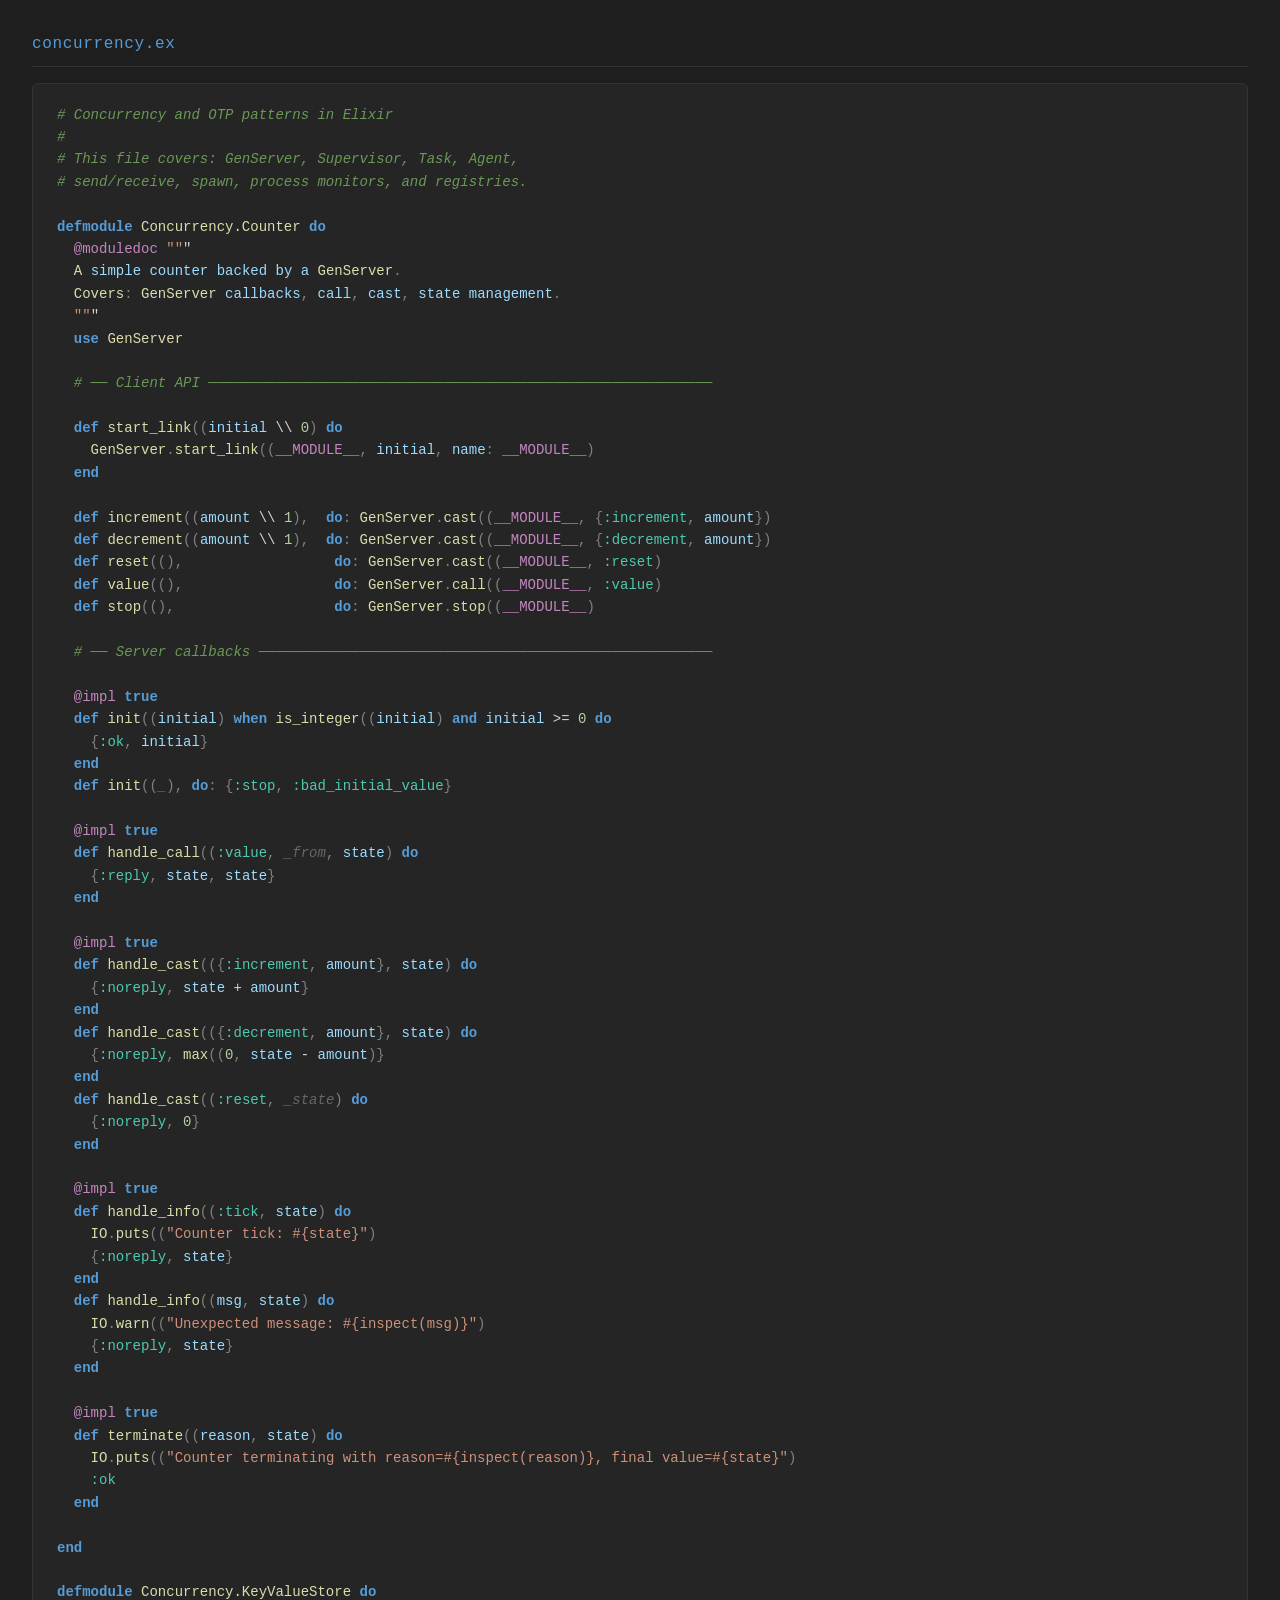
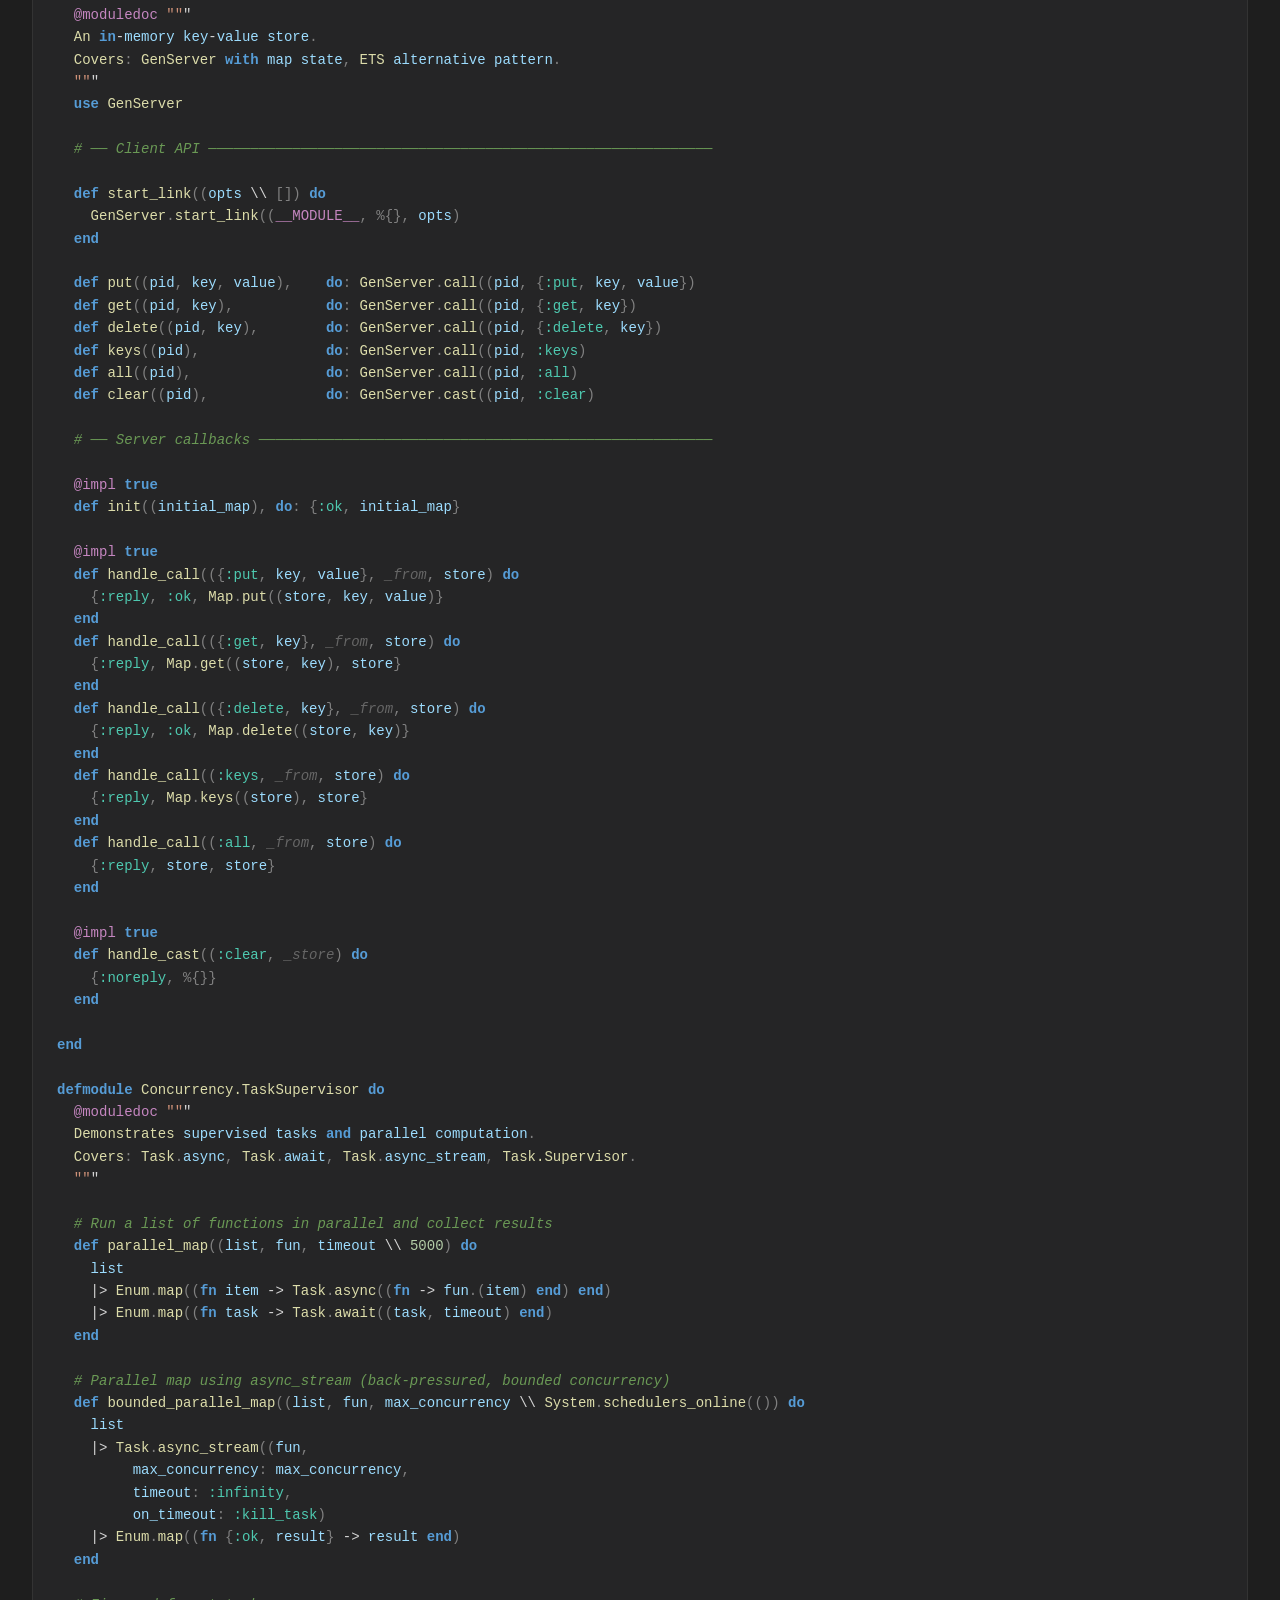
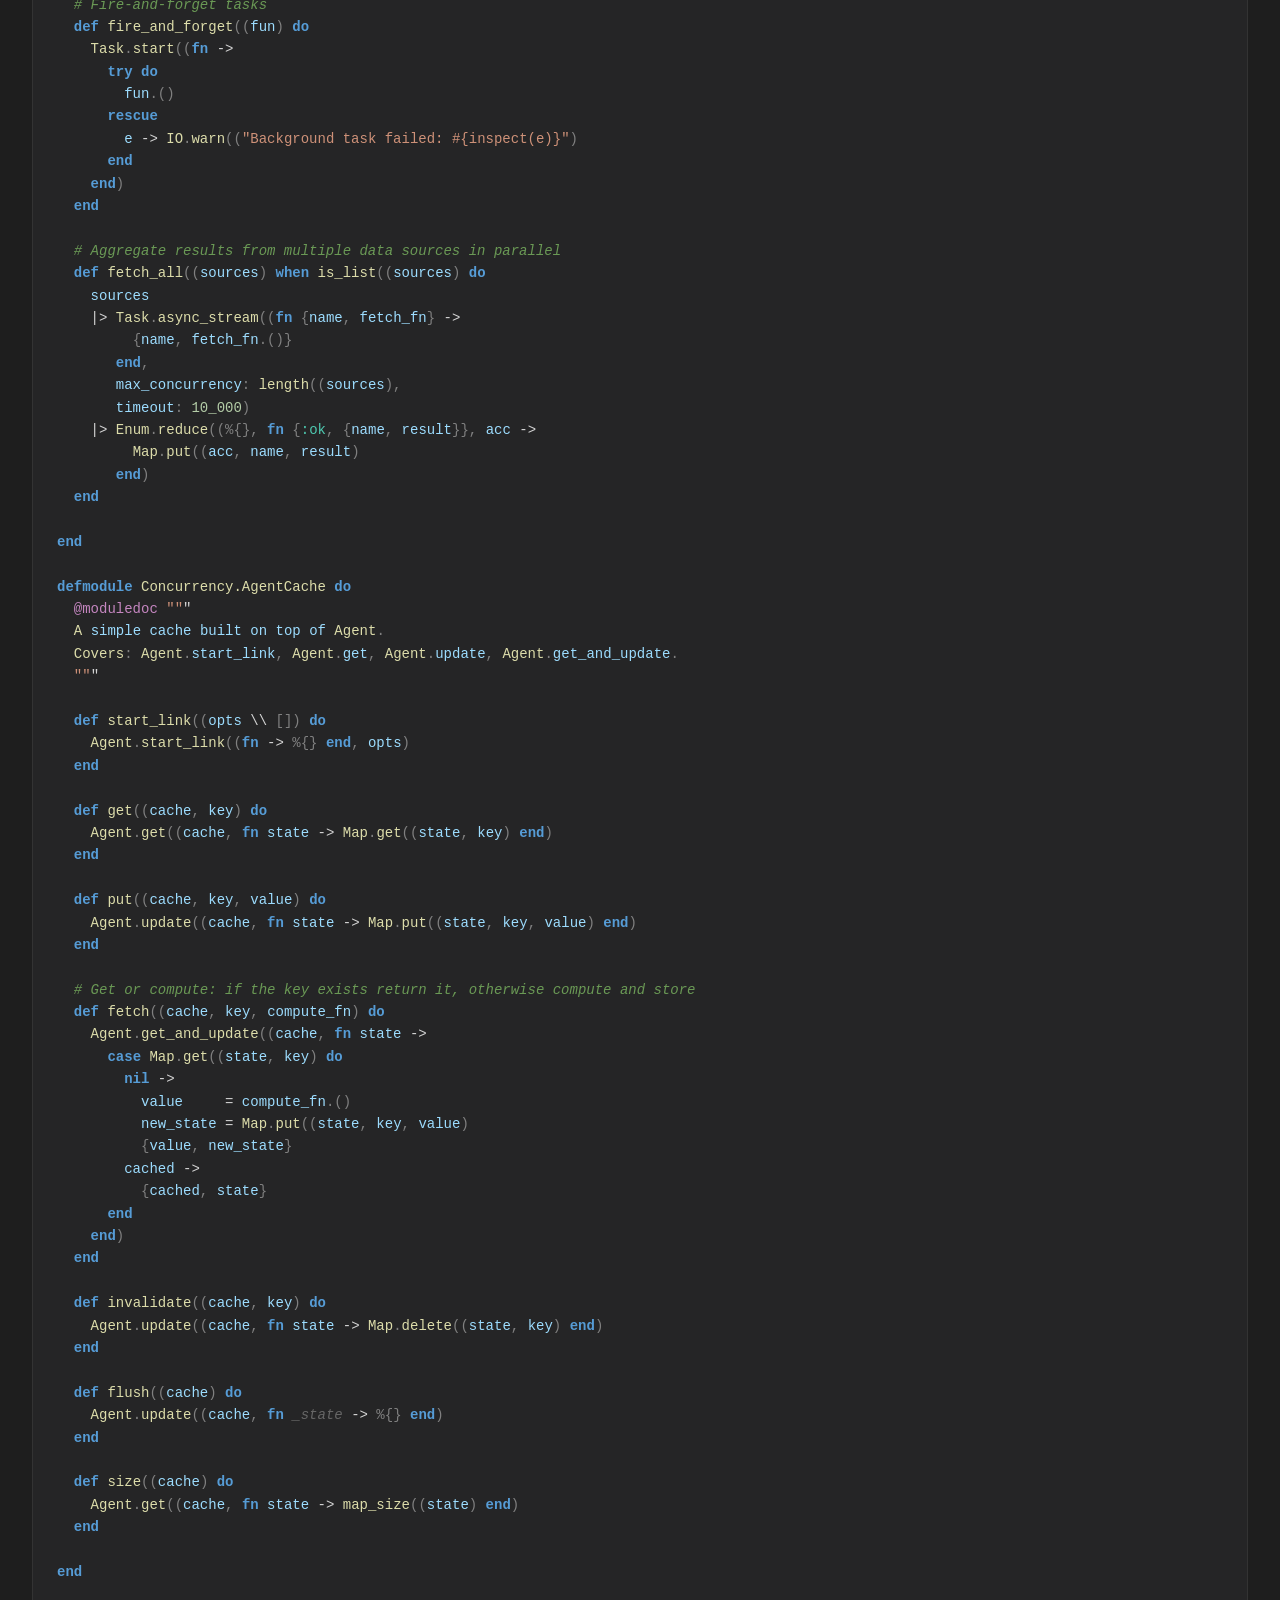
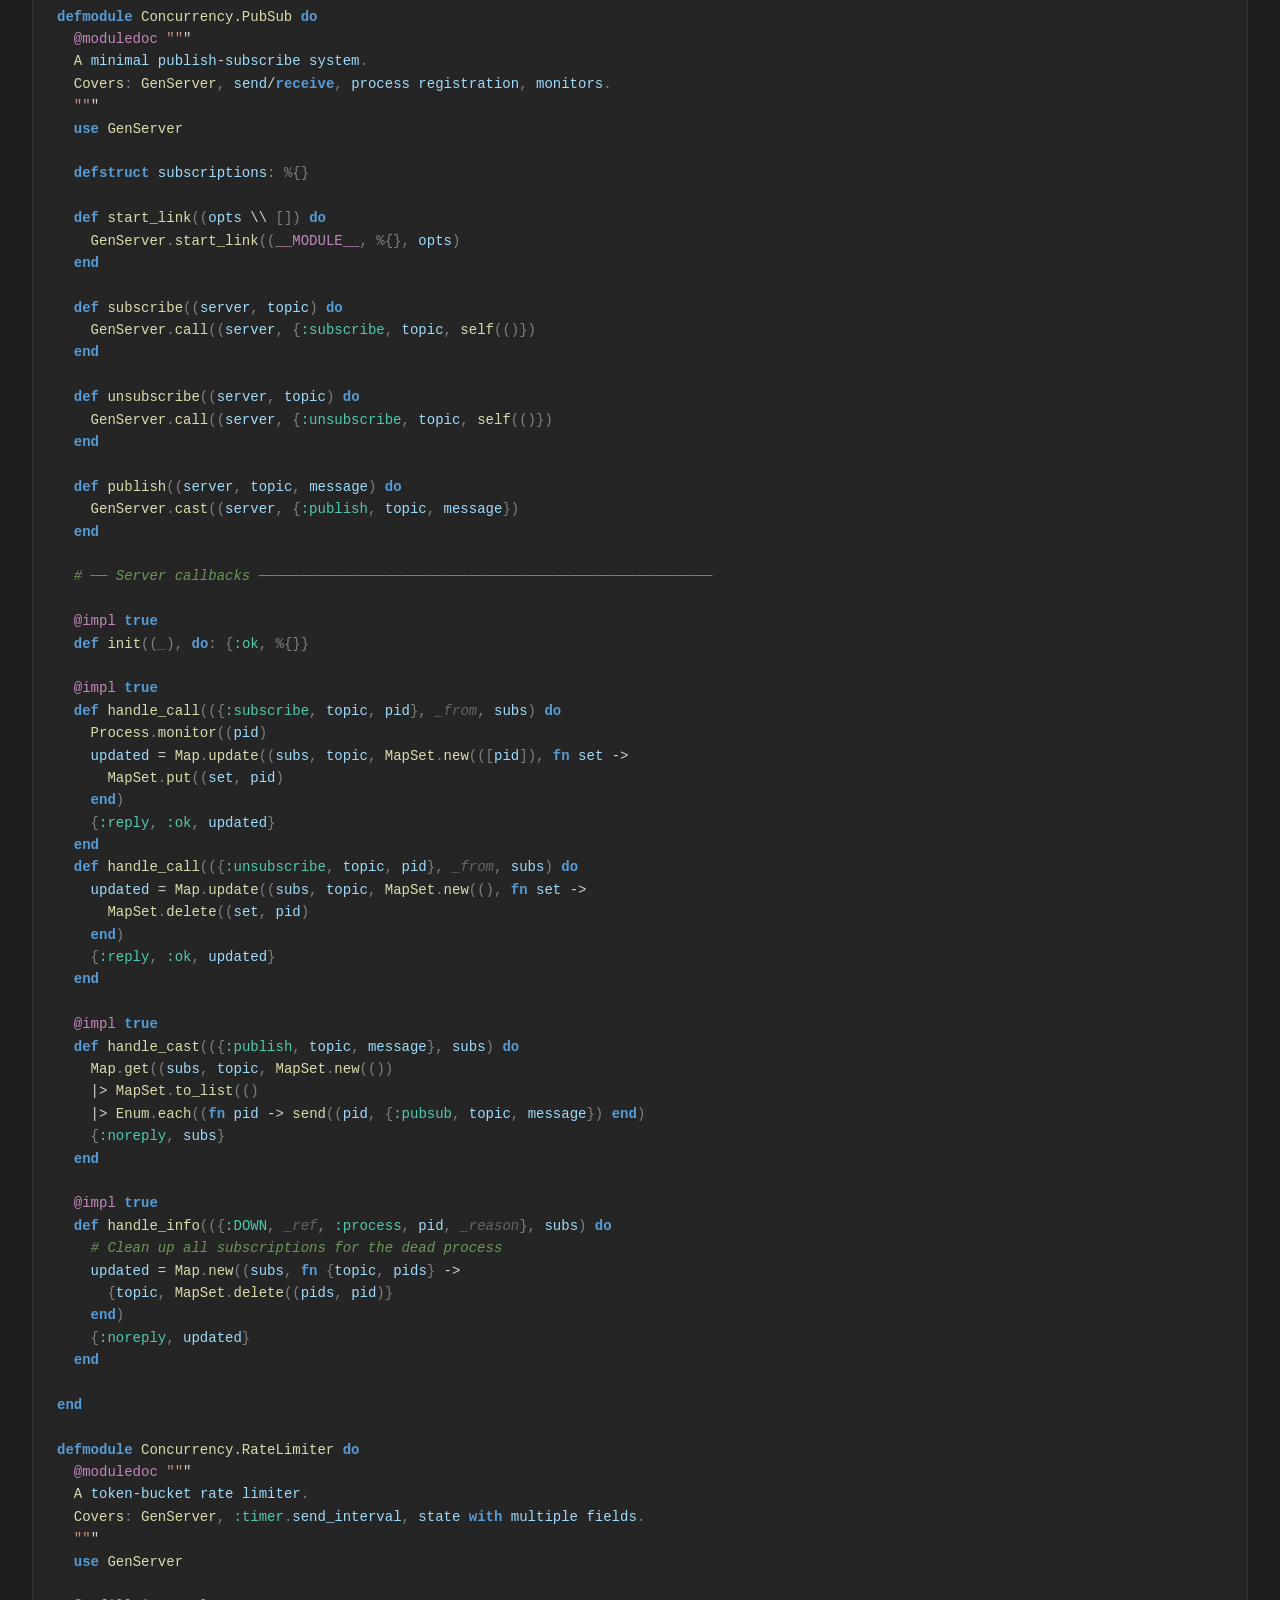
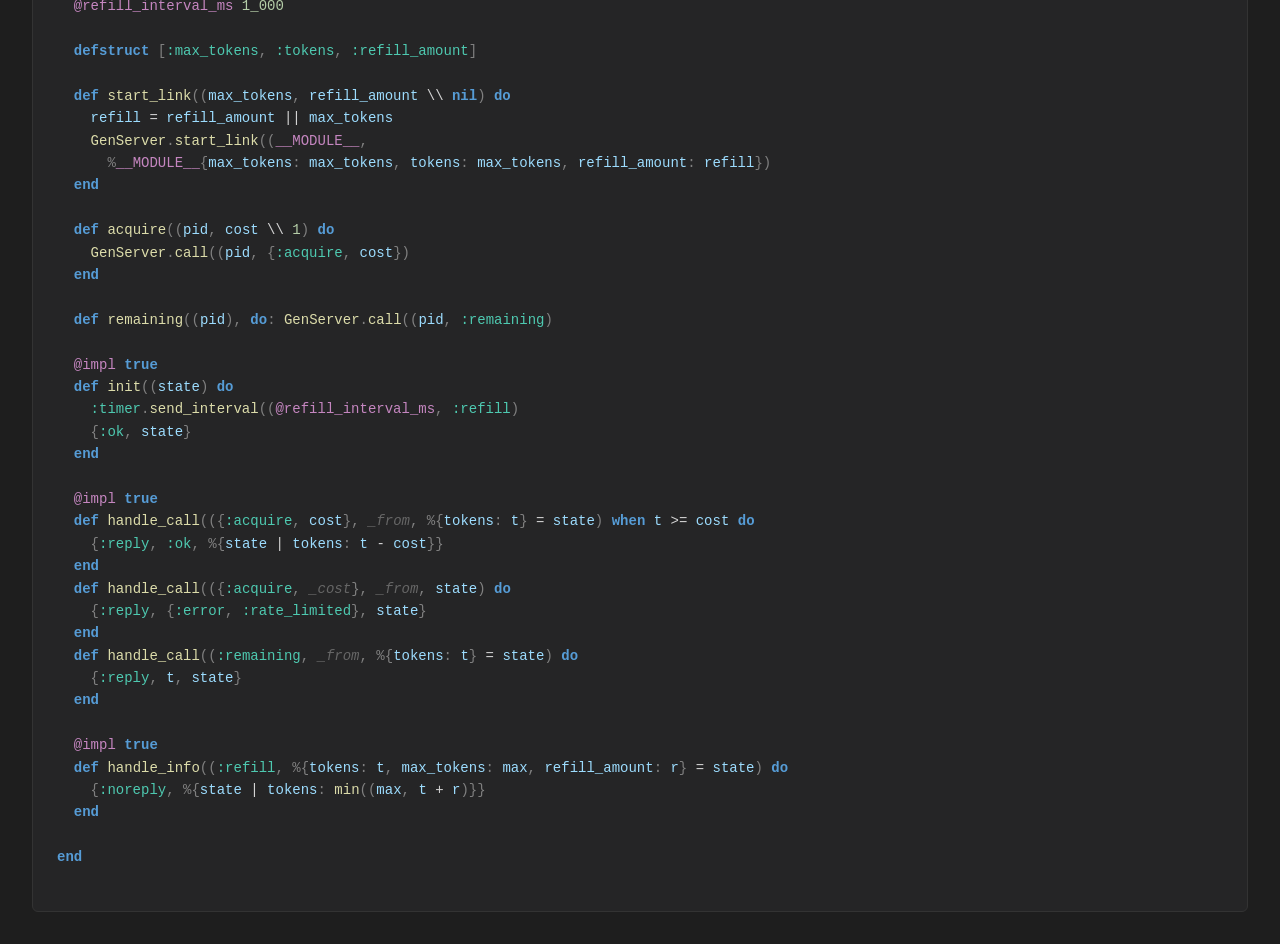
<file: Elixir/output_parallel/concurrency_parallel.html>
<!DOCTYPE html>
<html lang="en">
  <head>
    <meta charset="UTF-8">
    <title>concurrency.ex</title>
    <link rel="stylesheet" href="../token_colors.css">
  </head>
  <body>
    <h1 class="filename">concurrency.ex</h1>
    <pre class="code-block">
<span class="comment"># Concurrency and OTP patterns in Elixir</span>
<span class="comment">#</span>
<span class="comment"># This file covers: GenServer, Supervisor, Task, Agent,</span>
<span class="comment"># send/receive, spawn, process monitors, and registries.</span>

<span class="reserved-word">defmodule</span> <span class="module">Concurrency.Counter</span> <span class="reserved-word">do</span>
  <span class="special">@moduledoc</span> <span class="string">""</span><span class="text">"</span>
  <span class="module">A</span> <span class="variable">simple</span> <span class="variable">counter</span> <span class="variable">backed</span> <span class="variable">by</span> <span class="variable">a</span> <span class="module">GenServer</span><span class="punctuation">.</span>
  <span class="module">Covers</span><span class="punctuation">:</span> <span class="module">GenServer</span> <span class="variable">callbacks</span><span class="punctuation">,</span> <span class="variable">call</span><span class="punctuation">,</span> <span class="variable">cast</span><span class="punctuation">,</span> <span class="variable">state</span> <span class="variable">management</span><span class="punctuation">.</span>
  <span class="string">""</span><span class="text">"</span>
  <span class="reserved-word">use</span> <span class="module">GenServer</span>

  <span class="comment"># ── Client API ────────────────────────────────────────────────────────────</span>

  <span class="reserved-word">def</span> <span class="function">start_link</span><span class="punctuation">(</span><span class="punctuation">(</span><span class="variable">initial</span> <span class="text">\</span><span class="text">\</span> <span class="number">0</span><span class="punctuation">)</span> <span class="reserved-word">do</span>
    <span class="module">GenServer</span><span class="punctuation">.</span><span class="function">start_link</span><span class="punctuation">(</span><span class="punctuation">(</span><span class="special">__MODULE__</span><span class="punctuation">,</span> <span class="variable">initial</span><span class="punctuation">,</span> <span class="variable">name</span><span class="punctuation">:</span> <span class="special">__MODULE__</span><span class="punctuation">)</span>
  <span class="reserved-word">end</span>

  <span class="reserved-word">def</span> <span class="function">increment</span><span class="punctuation">(</span><span class="punctuation">(</span><span class="variable">amount</span> <span class="text">\</span><span class="text">\</span> <span class="number">1</span><span class="punctuation">)</span><span class="punctuation">,</span>  <span class="reserved-word">do</span><span class="punctuation">:</span> <span class="module">GenServer</span><span class="punctuation">.</span><span class="function">cast</span><span class="punctuation">(</span><span class="punctuation">(</span><span class="special">__MODULE__</span><span class="punctuation">,</span> <span class="punctuation">{</span><span class="atom">:increment</span><span class="punctuation">,</span> <span class="variable">amount</span><span class="punctuation">}</span><span class="punctuation">)</span>
  <span class="reserved-word">def</span> <span class="function">decrement</span><span class="punctuation">(</span><span class="punctuation">(</span><span class="variable">amount</span> <span class="text">\</span><span class="text">\</span> <span class="number">1</span><span class="punctuation">)</span><span class="punctuation">,</span>  <span class="reserved-word">do</span><span class="punctuation">:</span> <span class="module">GenServer</span><span class="punctuation">.</span><span class="function">cast</span><span class="punctuation">(</span><span class="punctuation">(</span><span class="special">__MODULE__</span><span class="punctuation">,</span> <span class="punctuation">{</span><span class="atom">:decrement</span><span class="punctuation">,</span> <span class="variable">amount</span><span class="punctuation">}</span><span class="punctuation">)</span>
  <span class="reserved-word">def</span> <span class="function">reset</span><span class="punctuation">(</span><span class="punctuation">(</span><span class="punctuation">)</span><span class="punctuation">,</span>                  <span class="reserved-word">do</span><span class="punctuation">:</span> <span class="module">GenServer</span><span class="punctuation">.</span><span class="function">cast</span><span class="punctuation">(</span><span class="punctuation">(</span><span class="special">__MODULE__</span><span class="punctuation">,</span> <span class="atom">:reset</span><span class="punctuation">)</span>
  <span class="reserved-word">def</span> <span class="function">value</span><span class="punctuation">(</span><span class="punctuation">(</span><span class="punctuation">)</span><span class="punctuation">,</span>                  <span class="reserved-word">do</span><span class="punctuation">:</span> <span class="module">GenServer</span><span class="punctuation">.</span><span class="function">call</span><span class="punctuation">(</span><span class="punctuation">(</span><span class="special">__MODULE__</span><span class="punctuation">,</span> <span class="atom">:value</span><span class="punctuation">)</span>
  <span class="reserved-word">def</span> <span class="function">stop</span><span class="punctuation">(</span><span class="punctuation">(</span><span class="punctuation">)</span><span class="punctuation">,</span>                   <span class="reserved-word">do</span><span class="punctuation">:</span> <span class="module">GenServer</span><span class="punctuation">.</span><span class="function">stop</span><span class="punctuation">(</span><span class="punctuation">(</span><span class="special">__MODULE__</span><span class="punctuation">)</span>

  <span class="comment"># ── Server callbacks ──────────────────────────────────────────────────────</span>

  <span class="special">@impl</span> <span class="reserved-word">true</span>
  <span class="reserved-word">def</span> <span class="function">init</span><span class="punctuation">(</span><span class="punctuation">(</span><span class="variable">initial</span><span class="punctuation">)</span> <span class="reserved-word">when</span> <span class="function">is_integer</span><span class="punctuation">(</span><span class="punctuation">(</span><span class="variable">initial</span><span class="punctuation">)</span> <span class="reserved-word">and</span> <span class="variable">initial</span> <span class="operator">&gt;=</span> <span class="number">0</span> <span class="reserved-word">do</span>
    <span class="punctuation">{</span><span class="atom">:ok</span><span class="punctuation">,</span> <span class="variable">initial</span><span class="punctuation">}</span>
  <span class="reserved-word">end</span>
  <span class="reserved-word">def</span> <span class="function">init</span><span class="punctuation">(</span><span class="punctuation">(</span><span class="ignored">_</span><span class="punctuation">)</span><span class="punctuation">,</span> <span class="reserved-word">do</span><span class="punctuation">:</span> <span class="punctuation">{</span><span class="atom">:stop</span><span class="punctuation">,</span> <span class="atom">:bad_initial_value</span><span class="punctuation">}</span>

  <span class="special">@impl</span> <span class="reserved-word">true</span>
  <span class="reserved-word">def</span> <span class="function">handle_call</span><span class="punctuation">(</span><span class="punctuation">(</span><span class="atom">:value</span><span class="punctuation">,</span> <span class="ignored">_from</span><span class="punctuation">,</span> <span class="variable">state</span><span class="punctuation">)</span> <span class="reserved-word">do</span>
    <span class="punctuation">{</span><span class="atom">:reply</span><span class="punctuation">,</span> <span class="variable">state</span><span class="punctuation">,</span> <span class="variable">state</span><span class="punctuation">}</span>
  <span class="reserved-word">end</span>

  <span class="special">@impl</span> <span class="reserved-word">true</span>
  <span class="reserved-word">def</span> <span class="function">handle_cast</span><span class="punctuation">(</span><span class="punctuation">(</span><span class="punctuation">{</span><span class="atom">:increment</span><span class="punctuation">,</span> <span class="variable">amount</span><span class="punctuation">}</span><span class="punctuation">,</span> <span class="variable">state</span><span class="punctuation">)</span> <span class="reserved-word">do</span>
    <span class="punctuation">{</span><span class="atom">:noreply</span><span class="punctuation">,</span> <span class="variable">state</span> <span class="operator">+</span> <span class="variable">amount</span><span class="punctuation">}</span>
  <span class="reserved-word">end</span>
  <span class="reserved-word">def</span> <span class="function">handle_cast</span><span class="punctuation">(</span><span class="punctuation">(</span><span class="punctuation">{</span><span class="atom">:decrement</span><span class="punctuation">,</span> <span class="variable">amount</span><span class="punctuation">}</span><span class="punctuation">,</span> <span class="variable">state</span><span class="punctuation">)</span> <span class="reserved-word">do</span>
    <span class="punctuation">{</span><span class="atom">:noreply</span><span class="punctuation">,</span> <span class="function">max</span><span class="punctuation">(</span><span class="punctuation">(</span><span class="number">0</span><span class="punctuation">,</span> <span class="variable">state</span> <span class="operator">-</span> <span class="variable">amount</span><span class="punctuation">)</span><span class="punctuation">}</span>
  <span class="reserved-word">end</span>
  <span class="reserved-word">def</span> <span class="function">handle_cast</span><span class="punctuation">(</span><span class="punctuation">(</span><span class="atom">:reset</span><span class="punctuation">,</span> <span class="ignored">_state</span><span class="punctuation">)</span> <span class="reserved-word">do</span>
    <span class="punctuation">{</span><span class="atom">:noreply</span><span class="punctuation">,</span> <span class="number">0</span><span class="punctuation">}</span>
  <span class="reserved-word">end</span>

  <span class="special">@impl</span> <span class="reserved-word">true</span>
  <span class="reserved-word">def</span> <span class="function">handle_info</span><span class="punctuation">(</span><span class="punctuation">(</span><span class="atom">:tick</span><span class="punctuation">,</span> <span class="variable">state</span><span class="punctuation">)</span> <span class="reserved-word">do</span>
    <span class="module">IO</span><span class="punctuation">.</span><span class="function">puts</span><span class="punctuation">(</span><span class="punctuation">(</span><span class="string">"Counter tick: #{state}"</span><span class="punctuation">)</span>
    <span class="punctuation">{</span><span class="atom">:noreply</span><span class="punctuation">,</span> <span class="variable">state</span><span class="punctuation">}</span>
  <span class="reserved-word">end</span>
  <span class="reserved-word">def</span> <span class="function">handle_info</span><span class="punctuation">(</span><span class="punctuation">(</span><span class="variable">msg</span><span class="punctuation">,</span> <span class="variable">state</span><span class="punctuation">)</span> <span class="reserved-word">do</span>
    <span class="module">IO</span><span class="punctuation">.</span><span class="function">warn</span><span class="punctuation">(</span><span class="punctuation">(</span><span class="string">"Unexpected message: #{inspect(msg)}"</span><span class="punctuation">)</span>
    <span class="punctuation">{</span><span class="atom">:noreply</span><span class="punctuation">,</span> <span class="variable">state</span><span class="punctuation">}</span>
  <span class="reserved-word">end</span>

  <span class="special">@impl</span> <span class="reserved-word">true</span>
  <span class="reserved-word">def</span> <span class="function">terminate</span><span class="punctuation">(</span><span class="punctuation">(</span><span class="variable">reason</span><span class="punctuation">,</span> <span class="variable">state</span><span class="punctuation">)</span> <span class="reserved-word">do</span>
    <span class="module">IO</span><span class="punctuation">.</span><span class="function">puts</span><span class="punctuation">(</span><span class="punctuation">(</span><span class="string">"Counter terminating with reason=#{inspect(reason)}, final value=#{state}"</span><span class="punctuation">)</span>
    <span class="atom">:ok</span>
  <span class="reserved-word">end</span>

<span class="reserved-word">end</span>

<span class="reserved-word">defmodule</span> <span class="module">Concurrency.KeyValueStore</span> <span class="reserved-word">do</span>
  <span class="special">@moduledoc</span> <span class="string">""</span><span class="text">"</span>
  <span class="module">An</span> <span class="reserved-word">in</span><span class="operator">-</span><span class="variable">memory</span> <span class="variable">key</span><span class="operator">-</span><span class="variable">value</span> <span class="variable">store</span><span class="punctuation">.</span>
  <span class="module">Covers</span><span class="punctuation">:</span> <span class="module">GenServer</span> <span class="reserved-word">with</span> <span class="variable">map</span> <span class="variable">state</span><span class="punctuation">,</span> <span class="module">ETS</span> <span class="variable">alternative</span> <span class="variable">pattern</span><span class="punctuation">.</span>
  <span class="string">""</span><span class="text">"</span>
  <span class="reserved-word">use</span> <span class="module">GenServer</span>

  <span class="comment"># ── Client API ────────────────────────────────────────────────────────────</span>

  <span class="reserved-word">def</span> <span class="function">start_link</span><span class="punctuation">(</span><span class="punctuation">(</span><span class="variable">opts</span> <span class="text">\</span><span class="text">\</span> <span class="punctuation">[</span><span class="punctuation">]</span><span class="punctuation">)</span> <span class="reserved-word">do</span>
    <span class="module">GenServer</span><span class="punctuation">.</span><span class="function">start_link</span><span class="punctuation">(</span><span class="punctuation">(</span><span class="special">__MODULE__</span><span class="punctuation">,</span> <span class="punctuation">%</span><span class="punctuation">{</span><span class="punctuation">}</span><span class="punctuation">,</span> <span class="variable">opts</span><span class="punctuation">)</span>
  <span class="reserved-word">end</span>

  <span class="reserved-word">def</span> <span class="function">put</span><span class="punctuation">(</span><span class="punctuation">(</span><span class="variable">pid</span><span class="punctuation">,</span> <span class="variable">key</span><span class="punctuation">,</span> <span class="variable">value</span><span class="punctuation">)</span><span class="punctuation">,</span>    <span class="reserved-word">do</span><span class="punctuation">:</span> <span class="module">GenServer</span><span class="punctuation">.</span><span class="function">call</span><span class="punctuation">(</span><span class="punctuation">(</span><span class="variable">pid</span><span class="punctuation">,</span> <span class="punctuation">{</span><span class="atom">:put</span><span class="punctuation">,</span> <span class="variable">key</span><span class="punctuation">,</span> <span class="variable">value</span><span class="punctuation">}</span><span class="punctuation">)</span>
  <span class="reserved-word">def</span> <span class="function">get</span><span class="punctuation">(</span><span class="punctuation">(</span><span class="variable">pid</span><span class="punctuation">,</span> <span class="variable">key</span><span class="punctuation">)</span><span class="punctuation">,</span>           <span class="reserved-word">do</span><span class="punctuation">:</span> <span class="module">GenServer</span><span class="punctuation">.</span><span class="function">call</span><span class="punctuation">(</span><span class="punctuation">(</span><span class="variable">pid</span><span class="punctuation">,</span> <span class="punctuation">{</span><span class="atom">:get</span><span class="punctuation">,</span> <span class="variable">key</span><span class="punctuation">}</span><span class="punctuation">)</span>
  <span class="reserved-word">def</span> <span class="function">delete</span><span class="punctuation">(</span><span class="punctuation">(</span><span class="variable">pid</span><span class="punctuation">,</span> <span class="variable">key</span><span class="punctuation">)</span><span class="punctuation">,</span>        <span class="reserved-word">do</span><span class="punctuation">:</span> <span class="module">GenServer</span><span class="punctuation">.</span><span class="function">call</span><span class="punctuation">(</span><span class="punctuation">(</span><span class="variable">pid</span><span class="punctuation">,</span> <span class="punctuation">{</span><span class="atom">:delete</span><span class="punctuation">,</span> <span class="variable">key</span><span class="punctuation">}</span><span class="punctuation">)</span>
  <span class="reserved-word">def</span> <span class="function">keys</span><span class="punctuation">(</span><span class="punctuation">(</span><span class="variable">pid</span><span class="punctuation">)</span><span class="punctuation">,</span>               <span class="reserved-word">do</span><span class="punctuation">:</span> <span class="module">GenServer</span><span class="punctuation">.</span><span class="function">call</span><span class="punctuation">(</span><span class="punctuation">(</span><span class="variable">pid</span><span class="punctuation">,</span> <span class="atom">:keys</span><span class="punctuation">)</span>
  <span class="reserved-word">def</span> <span class="function">all</span><span class="punctuation">(</span><span class="punctuation">(</span><span class="variable">pid</span><span class="punctuation">)</span><span class="punctuation">,</span>                <span class="reserved-word">do</span><span class="punctuation">:</span> <span class="module">GenServer</span><span class="punctuation">.</span><span class="function">call</span><span class="punctuation">(</span><span class="punctuation">(</span><span class="variable">pid</span><span class="punctuation">,</span> <span class="atom">:all</span><span class="punctuation">)</span>
  <span class="reserved-word">def</span> <span class="function">clear</span><span class="punctuation">(</span><span class="punctuation">(</span><span class="variable">pid</span><span class="punctuation">)</span><span class="punctuation">,</span>              <span class="reserved-word">do</span><span class="punctuation">:</span> <span class="module">GenServer</span><span class="punctuation">.</span><span class="function">cast</span><span class="punctuation">(</span><span class="punctuation">(</span><span class="variable">pid</span><span class="punctuation">,</span> <span class="atom">:clear</span><span class="punctuation">)</span>

  <span class="comment"># ── Server callbacks ──────────────────────────────────────────────────────</span>

  <span class="special">@impl</span> <span class="reserved-word">true</span>
  <span class="reserved-word">def</span> <span class="function">init</span><span class="punctuation">(</span><span class="punctuation">(</span><span class="variable">initial_map</span><span class="punctuation">)</span><span class="punctuation">,</span> <span class="reserved-word">do</span><span class="punctuation">:</span> <span class="punctuation">{</span><span class="atom">:ok</span><span class="punctuation">,</span> <span class="variable">initial_map</span><span class="punctuation">}</span>

  <span class="special">@impl</span> <span class="reserved-word">true</span>
  <span class="reserved-word">def</span> <span class="function">handle_call</span><span class="punctuation">(</span><span class="punctuation">(</span><span class="punctuation">{</span><span class="atom">:put</span><span class="punctuation">,</span> <span class="variable">key</span><span class="punctuation">,</span> <span class="variable">value</span><span class="punctuation">}</span><span class="punctuation">,</span> <span class="ignored">_from</span><span class="punctuation">,</span> <span class="variable">store</span><span class="punctuation">)</span> <span class="reserved-word">do</span>
    <span class="punctuation">{</span><span class="atom">:reply</span><span class="punctuation">,</span> <span class="atom">:ok</span><span class="punctuation">,</span> <span class="module">Map</span><span class="punctuation">.</span><span class="function">put</span><span class="punctuation">(</span><span class="punctuation">(</span><span class="variable">store</span><span class="punctuation">,</span> <span class="variable">key</span><span class="punctuation">,</span> <span class="variable">value</span><span class="punctuation">)</span><span class="punctuation">}</span>
  <span class="reserved-word">end</span>
  <span class="reserved-word">def</span> <span class="function">handle_call</span><span class="punctuation">(</span><span class="punctuation">(</span><span class="punctuation">{</span><span class="atom">:get</span><span class="punctuation">,</span> <span class="variable">key</span><span class="punctuation">}</span><span class="punctuation">,</span> <span class="ignored">_from</span><span class="punctuation">,</span> <span class="variable">store</span><span class="punctuation">)</span> <span class="reserved-word">do</span>
    <span class="punctuation">{</span><span class="atom">:reply</span><span class="punctuation">,</span> <span class="module">Map</span><span class="punctuation">.</span><span class="function">get</span><span class="punctuation">(</span><span class="punctuation">(</span><span class="variable">store</span><span class="punctuation">,</span> <span class="variable">key</span><span class="punctuation">)</span><span class="punctuation">,</span> <span class="variable">store</span><span class="punctuation">}</span>
  <span class="reserved-word">end</span>
  <span class="reserved-word">def</span> <span class="function">handle_call</span><span class="punctuation">(</span><span class="punctuation">(</span><span class="punctuation">{</span><span class="atom">:delete</span><span class="punctuation">,</span> <span class="variable">key</span><span class="punctuation">}</span><span class="punctuation">,</span> <span class="ignored">_from</span><span class="punctuation">,</span> <span class="variable">store</span><span class="punctuation">)</span> <span class="reserved-word">do</span>
    <span class="punctuation">{</span><span class="atom">:reply</span><span class="punctuation">,</span> <span class="atom">:ok</span><span class="punctuation">,</span> <span class="module">Map</span><span class="punctuation">.</span><span class="function">delete</span><span class="punctuation">(</span><span class="punctuation">(</span><span class="variable">store</span><span class="punctuation">,</span> <span class="variable">key</span><span class="punctuation">)</span><span class="punctuation">}</span>
  <span class="reserved-word">end</span>
  <span class="reserved-word">def</span> <span class="function">handle_call</span><span class="punctuation">(</span><span class="punctuation">(</span><span class="atom">:keys</span><span class="punctuation">,</span> <span class="ignored">_from</span><span class="punctuation">,</span> <span class="variable">store</span><span class="punctuation">)</span> <span class="reserved-word">do</span>
    <span class="punctuation">{</span><span class="atom">:reply</span><span class="punctuation">,</span> <span class="module">Map</span><span class="punctuation">.</span><span class="function">keys</span><span class="punctuation">(</span><span class="punctuation">(</span><span class="variable">store</span><span class="punctuation">)</span><span class="punctuation">,</span> <span class="variable">store</span><span class="punctuation">}</span>
  <span class="reserved-word">end</span>
  <span class="reserved-word">def</span> <span class="function">handle_call</span><span class="punctuation">(</span><span class="punctuation">(</span><span class="atom">:all</span><span class="punctuation">,</span> <span class="ignored">_from</span><span class="punctuation">,</span> <span class="variable">store</span><span class="punctuation">)</span> <span class="reserved-word">do</span>
    <span class="punctuation">{</span><span class="atom">:reply</span><span class="punctuation">,</span> <span class="variable">store</span><span class="punctuation">,</span> <span class="variable">store</span><span class="punctuation">}</span>
  <span class="reserved-word">end</span>

  <span class="special">@impl</span> <span class="reserved-word">true</span>
  <span class="reserved-word">def</span> <span class="function">handle_cast</span><span class="punctuation">(</span><span class="punctuation">(</span><span class="atom">:clear</span><span class="punctuation">,</span> <span class="ignored">_store</span><span class="punctuation">)</span> <span class="reserved-word">do</span>
    <span class="punctuation">{</span><span class="atom">:noreply</span><span class="punctuation">,</span> <span class="punctuation">%</span><span class="punctuation">{</span><span class="punctuation">}</span><span class="punctuation">}</span>
  <span class="reserved-word">end</span>

<span class="reserved-word">end</span>

<span class="reserved-word">defmodule</span> <span class="module">Concurrency.TaskSupervisor</span> <span class="reserved-word">do</span>
  <span class="special">@moduledoc</span> <span class="string">""</span><span class="text">"</span>
  <span class="module">Demonstrates</span> <span class="variable">supervised</span> <span class="variable">tasks</span> <span class="reserved-word">and</span> <span class="variable">parallel</span> <span class="variable">computation</span><span class="punctuation">.</span>
  <span class="module">Covers</span><span class="punctuation">:</span> <span class="module">Task</span><span class="punctuation">.</span><span class="variable">async</span><span class="punctuation">,</span> <span class="module">Task</span><span class="punctuation">.</span><span class="variable">await</span><span class="punctuation">,</span> <span class="module">Task</span><span class="punctuation">.</span><span class="variable">async_stream</span><span class="punctuation">,</span> <span class="module">Task.Supervisor</span><span class="punctuation">.</span>
  <span class="string">""</span><span class="text">"</span>

  <span class="comment"># Run a list of functions in parallel and collect results</span>
  <span class="reserved-word">def</span> <span class="function">parallel_map</span><span class="punctuation">(</span><span class="punctuation">(</span><span class="variable">list</span><span class="punctuation">,</span> <span class="variable">fun</span><span class="punctuation">,</span> <span class="variable">timeout</span> <span class="text">\</span><span class="text">\</span> <span class="number">5000</span><span class="punctuation">)</span> <span class="reserved-word">do</span>
    <span class="variable">list</span>
    <span class="operator">|&gt;</span> <span class="module">Enum</span><span class="punctuation">.</span><span class="function">map</span><span class="punctuation">(</span><span class="punctuation">(</span><span class="reserved-word">fn</span> <span class="variable">item</span> <span class="operator">-&gt;</span> <span class="module">Task</span><span class="punctuation">.</span><span class="function">async</span><span class="punctuation">(</span><span class="punctuation">(</span><span class="reserved-word">fn</span> <span class="operator">-&gt;</span> <span class="variable">fun</span><span class="punctuation">.</span><span class="punctuation">(</span><span class="variable">item</span><span class="punctuation">)</span> <span class="reserved-word">end</span><span class="punctuation">)</span> <span class="reserved-word">end</span><span class="punctuation">)</span>
    <span class="operator">|&gt;</span> <span class="module">Enum</span><span class="punctuation">.</span><span class="function">map</span><span class="punctuation">(</span><span class="punctuation">(</span><span class="reserved-word">fn</span> <span class="variable">task</span> <span class="operator">-&gt;</span> <span class="module">Task</span><span class="punctuation">.</span><span class="function">await</span><span class="punctuation">(</span><span class="punctuation">(</span><span class="variable">task</span><span class="punctuation">,</span> <span class="variable">timeout</span><span class="punctuation">)</span> <span class="reserved-word">end</span><span class="punctuation">)</span>
  <span class="reserved-word">end</span>

  <span class="comment"># Parallel map using async_stream (back-pressured, bounded concurrency)</span>
  <span class="reserved-word">def</span> <span class="function">bounded_parallel_map</span><span class="punctuation">(</span><span class="punctuation">(</span><span class="variable">list</span><span class="punctuation">,</span> <span class="variable">fun</span><span class="punctuation">,</span> <span class="variable">max_concurrency</span> <span class="text">\</span><span class="text">\</span> <span class="module">System</span><span class="punctuation">.</span><span class="function">schedulers_online</span><span class="punctuation">(</span><span class="punctuation">(</span><span class="punctuation">)</span><span class="punctuation">)</span> <span class="reserved-word">do</span>
    <span class="variable">list</span>
    <span class="operator">|&gt;</span> <span class="module">Task</span><span class="punctuation">.</span><span class="function">async_stream</span><span class="punctuation">(</span><span class="punctuation">(</span><span class="variable">fun</span><span class="punctuation">,</span>
         <span class="variable">max_concurrency</span><span class="punctuation">:</span> <span class="variable">max_concurrency</span><span class="punctuation">,</span>
         <span class="variable">timeout</span><span class="punctuation">:</span> <span class="atom">:infinity</span><span class="punctuation">,</span>
         <span class="variable">on_timeout</span><span class="punctuation">:</span> <span class="atom">:kill_task</span><span class="punctuation">)</span>
    <span class="operator">|&gt;</span> <span class="module">Enum</span><span class="punctuation">.</span><span class="function">map</span><span class="punctuation">(</span><span class="punctuation">(</span><span class="reserved-word">fn</span> <span class="punctuation">{</span><span class="atom">:ok</span><span class="punctuation">,</span> <span class="variable">result</span><span class="punctuation">}</span> <span class="operator">-&gt;</span> <span class="variable">result</span> <span class="reserved-word">end</span><span class="punctuation">)</span>
  <span class="reserved-word">end</span>

  <span class="comment"># Fire-and-forget tasks</span>
  <span class="reserved-word">def</span> <span class="function">fire_and_forget</span><span class="punctuation">(</span><span class="punctuation">(</span><span class="variable">fun</span><span class="punctuation">)</span> <span class="reserved-word">do</span>
    <span class="module">Task</span><span class="punctuation">.</span><span class="function">start</span><span class="punctuation">(</span><span class="punctuation">(</span><span class="reserved-word">fn</span> <span class="operator">-&gt;</span>
      <span class="reserved-word">try</span> <span class="reserved-word">do</span>
        <span class="variable">fun</span><span class="punctuation">.</span><span class="punctuation">(</span><span class="punctuation">)</span>
      <span class="reserved-word">rescue</span>
        <span class="variable">e</span> <span class="operator">-&gt;</span> <span class="module">IO</span><span class="punctuation">.</span><span class="function">warn</span><span class="punctuation">(</span><span class="punctuation">(</span><span class="string">"Background task failed: #{inspect(e)}"</span><span class="punctuation">)</span>
      <span class="reserved-word">end</span>
    <span class="reserved-word">end</span><span class="punctuation">)</span>
  <span class="reserved-word">end</span>

  <span class="comment"># Aggregate results from multiple data sources in parallel</span>
  <span class="reserved-word">def</span> <span class="function">fetch_all</span><span class="punctuation">(</span><span class="punctuation">(</span><span class="variable">sources</span><span class="punctuation">)</span> <span class="reserved-word">when</span> <span class="function">is_list</span><span class="punctuation">(</span><span class="punctuation">(</span><span class="variable">sources</span><span class="punctuation">)</span> <span class="reserved-word">do</span>
    <span class="variable">sources</span>
    <span class="operator">|&gt;</span> <span class="module">Task</span><span class="punctuation">.</span><span class="function">async_stream</span><span class="punctuation">(</span><span class="punctuation">(</span><span class="reserved-word">fn</span> <span class="punctuation">{</span><span class="variable">name</span><span class="punctuation">,</span> <span class="variable">fetch_fn</span><span class="punctuation">}</span> <span class="operator">-&gt;</span>
         <span class="punctuation">{</span><span class="variable">name</span><span class="punctuation">,</span> <span class="variable">fetch_fn</span><span class="punctuation">.</span><span class="punctuation">(</span><span class="punctuation">)</span><span class="punctuation">}</span>
       <span class="reserved-word">end</span><span class="punctuation">,</span>
       <span class="variable">max_concurrency</span><span class="punctuation">:</span> <span class="function">length</span><span class="punctuation">(</span><span class="punctuation">(</span><span class="variable">sources</span><span class="punctuation">)</span><span class="punctuation">,</span>
       <span class="variable">timeout</span><span class="punctuation">:</span> <span class="number">10_000</span><span class="punctuation">)</span>
    <span class="operator">|&gt;</span> <span class="module">Enum</span><span class="punctuation">.</span><span class="function">reduce</span><span class="punctuation">(</span><span class="punctuation">(</span><span class="punctuation">%</span><span class="punctuation">{</span><span class="punctuation">}</span><span class="punctuation">,</span> <span class="reserved-word">fn</span> <span class="punctuation">{</span><span class="atom">:ok</span><span class="punctuation">,</span> <span class="punctuation">{</span><span class="variable">name</span><span class="punctuation">,</span> <span class="variable">result</span><span class="punctuation">}</span><span class="punctuation">}</span><span class="punctuation">,</span> <span class="variable">acc</span> <span class="operator">-&gt;</span>
         <span class="module">Map</span><span class="punctuation">.</span><span class="function">put</span><span class="punctuation">(</span><span class="punctuation">(</span><span class="variable">acc</span><span class="punctuation">,</span> <span class="variable">name</span><span class="punctuation">,</span> <span class="variable">result</span><span class="punctuation">)</span>
       <span class="reserved-word">end</span><span class="punctuation">)</span>
  <span class="reserved-word">end</span>

<span class="reserved-word">end</span>

<span class="reserved-word">defmodule</span> <span class="module">Concurrency.AgentCache</span> <span class="reserved-word">do</span>
  <span class="special">@moduledoc</span> <span class="string">""</span><span class="text">"</span>
  <span class="module">A</span> <span class="variable">simple</span> <span class="variable">cache</span> <span class="variable">built</span> <span class="variable">on</span> <span class="variable">top</span> <span class="variable">of</span> <span class="module">Agent</span><span class="punctuation">.</span>
  <span class="module">Covers</span><span class="punctuation">:</span> <span class="module">Agent</span><span class="punctuation">.</span><span class="variable">start_link</span><span class="punctuation">,</span> <span class="module">Agent</span><span class="punctuation">.</span><span class="variable">get</span><span class="punctuation">,</span> <span class="module">Agent</span><span class="punctuation">.</span><span class="variable">update</span><span class="punctuation">,</span> <span class="module">Agent</span><span class="punctuation">.</span><span class="variable">get_and_update</span><span class="punctuation">.</span>
  <span class="string">""</span><span class="text">"</span>

  <span class="reserved-word">def</span> <span class="function">start_link</span><span class="punctuation">(</span><span class="punctuation">(</span><span class="variable">opts</span> <span class="text">\</span><span class="text">\</span> <span class="punctuation">[</span><span class="punctuation">]</span><span class="punctuation">)</span> <span class="reserved-word">do</span>
    <span class="module">Agent</span><span class="punctuation">.</span><span class="function">start_link</span><span class="punctuation">(</span><span class="punctuation">(</span><span class="reserved-word">fn</span> <span class="operator">-&gt;</span> <span class="punctuation">%</span><span class="punctuation">{</span><span class="punctuation">}</span> <span class="reserved-word">end</span><span class="punctuation">,</span> <span class="variable">opts</span><span class="punctuation">)</span>
  <span class="reserved-word">end</span>

  <span class="reserved-word">def</span> <span class="function">get</span><span class="punctuation">(</span><span class="punctuation">(</span><span class="variable">cache</span><span class="punctuation">,</span> <span class="variable">key</span><span class="punctuation">)</span> <span class="reserved-word">do</span>
    <span class="module">Agent</span><span class="punctuation">.</span><span class="function">get</span><span class="punctuation">(</span><span class="punctuation">(</span><span class="variable">cache</span><span class="punctuation">,</span> <span class="reserved-word">fn</span> <span class="variable">state</span> <span class="operator">-&gt;</span> <span class="module">Map</span><span class="punctuation">.</span><span class="function">get</span><span class="punctuation">(</span><span class="punctuation">(</span><span class="variable">state</span><span class="punctuation">,</span> <span class="variable">key</span><span class="punctuation">)</span> <span class="reserved-word">end</span><span class="punctuation">)</span>
  <span class="reserved-word">end</span>

  <span class="reserved-word">def</span> <span class="function">put</span><span class="punctuation">(</span><span class="punctuation">(</span><span class="variable">cache</span><span class="punctuation">,</span> <span class="variable">key</span><span class="punctuation">,</span> <span class="variable">value</span><span class="punctuation">)</span> <span class="reserved-word">do</span>
    <span class="module">Agent</span><span class="punctuation">.</span><span class="function">update</span><span class="punctuation">(</span><span class="punctuation">(</span><span class="variable">cache</span><span class="punctuation">,</span> <span class="reserved-word">fn</span> <span class="variable">state</span> <span class="operator">-&gt;</span> <span class="module">Map</span><span class="punctuation">.</span><span class="function">put</span><span class="punctuation">(</span><span class="punctuation">(</span><span class="variable">state</span><span class="punctuation">,</span> <span class="variable">key</span><span class="punctuation">,</span> <span class="variable">value</span><span class="punctuation">)</span> <span class="reserved-word">end</span><span class="punctuation">)</span>
  <span class="reserved-word">end</span>

  <span class="comment"># Get or compute: if the key exists return it, otherwise compute and store</span>
  <span class="reserved-word">def</span> <span class="function">fetch</span><span class="punctuation">(</span><span class="punctuation">(</span><span class="variable">cache</span><span class="punctuation">,</span> <span class="variable">key</span><span class="punctuation">,</span> <span class="variable">compute_fn</span><span class="punctuation">)</span> <span class="reserved-word">do</span>
    <span class="module">Agent</span><span class="punctuation">.</span><span class="function">get_and_update</span><span class="punctuation">(</span><span class="punctuation">(</span><span class="variable">cache</span><span class="punctuation">,</span> <span class="reserved-word">fn</span> <span class="variable">state</span> <span class="operator">-&gt;</span>
      <span class="reserved-word">case</span> <span class="module">Map</span><span class="punctuation">.</span><span class="function">get</span><span class="punctuation">(</span><span class="punctuation">(</span><span class="variable">state</span><span class="punctuation">,</span> <span class="variable">key</span><span class="punctuation">)</span> <span class="reserved-word">do</span>
        <span class="reserved-word">nil</span> <span class="operator">-&gt;</span>
          <span class="variable">value</span>     <span class="operator">=</span> <span class="variable">compute_fn</span><span class="punctuation">.</span><span class="punctuation">(</span><span class="punctuation">)</span>
          <span class="variable">new_state</span> <span class="operator">=</span> <span class="module">Map</span><span class="punctuation">.</span><span class="function">put</span><span class="punctuation">(</span><span class="punctuation">(</span><span class="variable">state</span><span class="punctuation">,</span> <span class="variable">key</span><span class="punctuation">,</span> <span class="variable">value</span><span class="punctuation">)</span>
          <span class="punctuation">{</span><span class="variable">value</span><span class="punctuation">,</span> <span class="variable">new_state</span><span class="punctuation">}</span>
        <span class="variable">cached</span> <span class="operator">-&gt;</span>
          <span class="punctuation">{</span><span class="variable">cached</span><span class="punctuation">,</span> <span class="variable">state</span><span class="punctuation">}</span>
      <span class="reserved-word">end</span>
    <span class="reserved-word">end</span><span class="punctuation">)</span>
  <span class="reserved-word">end</span>

  <span class="reserved-word">def</span> <span class="function">invalidate</span><span class="punctuation">(</span><span class="punctuation">(</span><span class="variable">cache</span><span class="punctuation">,</span> <span class="variable">key</span><span class="punctuation">)</span> <span class="reserved-word">do</span>
    <span class="module">Agent</span><span class="punctuation">.</span><span class="function">update</span><span class="punctuation">(</span><span class="punctuation">(</span><span class="variable">cache</span><span class="punctuation">,</span> <span class="reserved-word">fn</span> <span class="variable">state</span> <span class="operator">-&gt;</span> <span class="module">Map</span><span class="punctuation">.</span><span class="function">delete</span><span class="punctuation">(</span><span class="punctuation">(</span><span class="variable">state</span><span class="punctuation">,</span> <span class="variable">key</span><span class="punctuation">)</span> <span class="reserved-word">end</span><span class="punctuation">)</span>
  <span class="reserved-word">end</span>

  <span class="reserved-word">def</span> <span class="function">flush</span><span class="punctuation">(</span><span class="punctuation">(</span><span class="variable">cache</span><span class="punctuation">)</span> <span class="reserved-word">do</span>
    <span class="module">Agent</span><span class="punctuation">.</span><span class="function">update</span><span class="punctuation">(</span><span class="punctuation">(</span><span class="variable">cache</span><span class="punctuation">,</span> <span class="reserved-word">fn</span> <span class="ignored">_state</span> <span class="operator">-&gt;</span> <span class="punctuation">%</span><span class="punctuation">{</span><span class="punctuation">}</span> <span class="reserved-word">end</span><span class="punctuation">)</span>
  <span class="reserved-word">end</span>

  <span class="reserved-word">def</span> <span class="function">size</span><span class="punctuation">(</span><span class="punctuation">(</span><span class="variable">cache</span><span class="punctuation">)</span> <span class="reserved-word">do</span>
    <span class="module">Agent</span><span class="punctuation">.</span><span class="function">get</span><span class="punctuation">(</span><span class="punctuation">(</span><span class="variable">cache</span><span class="punctuation">,</span> <span class="reserved-word">fn</span> <span class="variable">state</span> <span class="operator">-&gt;</span> <span class="function">map_size</span><span class="punctuation">(</span><span class="punctuation">(</span><span class="variable">state</span><span class="punctuation">)</span> <span class="reserved-word">end</span><span class="punctuation">)</span>
  <span class="reserved-word">end</span>

<span class="reserved-word">end</span>

<span class="reserved-word">defmodule</span> <span class="module">Concurrency.PubSub</span> <span class="reserved-word">do</span>
  <span class="special">@moduledoc</span> <span class="string">""</span><span class="text">"</span>
  <span class="module">A</span> <span class="variable">minimal</span> <span class="variable">publish</span><span class="operator">-</span><span class="variable">subscribe</span> <span class="variable">system</span><span class="punctuation">.</span>
  <span class="module">Covers</span><span class="punctuation">:</span> <span class="module">GenServer</span><span class="punctuation">,</span> <span class="variable">send</span><span class="operator">/</span><span class="reserved-word">receive</span><span class="punctuation">,</span> <span class="variable">process</span> <span class="variable">registration</span><span class="punctuation">,</span> <span class="variable">monitors</span><span class="punctuation">.</span>
  <span class="string">""</span><span class="text">"</span>
  <span class="reserved-word">use</span> <span class="module">GenServer</span>

  <span class="reserved-word">defstruct</span> <span class="variable">subscriptions</span><span class="punctuation">:</span> <span class="punctuation">%</span><span class="punctuation">{</span><span class="punctuation">}</span>

  <span class="reserved-word">def</span> <span class="function">start_link</span><span class="punctuation">(</span><span class="punctuation">(</span><span class="variable">opts</span> <span class="text">\</span><span class="text">\</span> <span class="punctuation">[</span><span class="punctuation">]</span><span class="punctuation">)</span> <span class="reserved-word">do</span>
    <span class="module">GenServer</span><span class="punctuation">.</span><span class="function">start_link</span><span class="punctuation">(</span><span class="punctuation">(</span><span class="special">__MODULE__</span><span class="punctuation">,</span> <span class="punctuation">%</span><span class="punctuation">{</span><span class="punctuation">}</span><span class="punctuation">,</span> <span class="variable">opts</span><span class="punctuation">)</span>
  <span class="reserved-word">end</span>

  <span class="reserved-word">def</span> <span class="function">subscribe</span><span class="punctuation">(</span><span class="punctuation">(</span><span class="variable">server</span><span class="punctuation">,</span> <span class="variable">topic</span><span class="punctuation">)</span> <span class="reserved-word">do</span>
    <span class="module">GenServer</span><span class="punctuation">.</span><span class="function">call</span><span class="punctuation">(</span><span class="punctuation">(</span><span class="variable">server</span><span class="punctuation">,</span> <span class="punctuation">{</span><span class="atom">:subscribe</span><span class="punctuation">,</span> <span class="variable">topic</span><span class="punctuation">,</span> <span class="function">self</span><span class="punctuation">(</span><span class="punctuation">(</span><span class="punctuation">)</span><span class="punctuation">}</span><span class="punctuation">)</span>
  <span class="reserved-word">end</span>

  <span class="reserved-word">def</span> <span class="function">unsubscribe</span><span class="punctuation">(</span><span class="punctuation">(</span><span class="variable">server</span><span class="punctuation">,</span> <span class="variable">topic</span><span class="punctuation">)</span> <span class="reserved-word">do</span>
    <span class="module">GenServer</span><span class="punctuation">.</span><span class="function">call</span><span class="punctuation">(</span><span class="punctuation">(</span><span class="variable">server</span><span class="punctuation">,</span> <span class="punctuation">{</span><span class="atom">:unsubscribe</span><span class="punctuation">,</span> <span class="variable">topic</span><span class="punctuation">,</span> <span class="function">self</span><span class="punctuation">(</span><span class="punctuation">(</span><span class="punctuation">)</span><span class="punctuation">}</span><span class="punctuation">)</span>
  <span class="reserved-word">end</span>

  <span class="reserved-word">def</span> <span class="function">publish</span><span class="punctuation">(</span><span class="punctuation">(</span><span class="variable">server</span><span class="punctuation">,</span> <span class="variable">topic</span><span class="punctuation">,</span> <span class="variable">message</span><span class="punctuation">)</span> <span class="reserved-word">do</span>
    <span class="module">GenServer</span><span class="punctuation">.</span><span class="function">cast</span><span class="punctuation">(</span><span class="punctuation">(</span><span class="variable">server</span><span class="punctuation">,</span> <span class="punctuation">{</span><span class="atom">:publish</span><span class="punctuation">,</span> <span class="variable">topic</span><span class="punctuation">,</span> <span class="variable">message</span><span class="punctuation">}</span><span class="punctuation">)</span>
  <span class="reserved-word">end</span>

  <span class="comment"># ── Server callbacks ──────────────────────────────────────────────────────</span>

  <span class="special">@impl</span> <span class="reserved-word">true</span>
  <span class="reserved-word">def</span> <span class="function">init</span><span class="punctuation">(</span><span class="punctuation">(</span><span class="ignored">_</span><span class="punctuation">)</span><span class="punctuation">,</span> <span class="reserved-word">do</span><span class="punctuation">:</span> <span class="punctuation">{</span><span class="atom">:ok</span><span class="punctuation">,</span> <span class="punctuation">%</span><span class="punctuation">{</span><span class="punctuation">}</span><span class="punctuation">}</span>

  <span class="special">@impl</span> <span class="reserved-word">true</span>
  <span class="reserved-word">def</span> <span class="function">handle_call</span><span class="punctuation">(</span><span class="punctuation">(</span><span class="punctuation">{</span><span class="atom">:subscribe</span><span class="punctuation">,</span> <span class="variable">topic</span><span class="punctuation">,</span> <span class="variable">pid</span><span class="punctuation">}</span><span class="punctuation">,</span> <span class="ignored">_from</span><span class="punctuation">,</span> <span class="variable">subs</span><span class="punctuation">)</span> <span class="reserved-word">do</span>
    <span class="module">Process</span><span class="punctuation">.</span><span class="function">monitor</span><span class="punctuation">(</span><span class="punctuation">(</span><span class="variable">pid</span><span class="punctuation">)</span>
    <span class="variable">updated</span> <span class="operator">=</span> <span class="module">Map</span><span class="punctuation">.</span><span class="function">update</span><span class="punctuation">(</span><span class="punctuation">(</span><span class="variable">subs</span><span class="punctuation">,</span> <span class="variable">topic</span><span class="punctuation">,</span> <span class="module">MapSet</span><span class="punctuation">.</span><span class="function">new</span><span class="punctuation">(</span><span class="punctuation">(</span><span class="punctuation">[</span><span class="variable">pid</span><span class="punctuation">]</span><span class="punctuation">)</span><span class="punctuation">,</span> <span class="reserved-word">fn</span> <span class="variable">set</span> <span class="operator">-&gt;</span>
      <span class="module">MapSet</span><span class="punctuation">.</span><span class="function">put</span><span class="punctuation">(</span><span class="punctuation">(</span><span class="variable">set</span><span class="punctuation">,</span> <span class="variable">pid</span><span class="punctuation">)</span>
    <span class="reserved-word">end</span><span class="punctuation">)</span>
    <span class="punctuation">{</span><span class="atom">:reply</span><span class="punctuation">,</span> <span class="atom">:ok</span><span class="punctuation">,</span> <span class="variable">updated</span><span class="punctuation">}</span>
  <span class="reserved-word">end</span>
  <span class="reserved-word">def</span> <span class="function">handle_call</span><span class="punctuation">(</span><span class="punctuation">(</span><span class="punctuation">{</span><span class="atom">:unsubscribe</span><span class="punctuation">,</span> <span class="variable">topic</span><span class="punctuation">,</span> <span class="variable">pid</span><span class="punctuation">}</span><span class="punctuation">,</span> <span class="ignored">_from</span><span class="punctuation">,</span> <span class="variable">subs</span><span class="punctuation">)</span> <span class="reserved-word">do</span>
    <span class="variable">updated</span> <span class="operator">=</span> <span class="module">Map</span><span class="punctuation">.</span><span class="function">update</span><span class="punctuation">(</span><span class="punctuation">(</span><span class="variable">subs</span><span class="punctuation">,</span> <span class="variable">topic</span><span class="punctuation">,</span> <span class="module">MapSet</span><span class="punctuation">.</span><span class="function">new</span><span class="punctuation">(</span><span class="punctuation">(</span><span class="punctuation">)</span><span class="punctuation">,</span> <span class="reserved-word">fn</span> <span class="variable">set</span> <span class="operator">-&gt;</span>
      <span class="module">MapSet</span><span class="punctuation">.</span><span class="function">delete</span><span class="punctuation">(</span><span class="punctuation">(</span><span class="variable">set</span><span class="punctuation">,</span> <span class="variable">pid</span><span class="punctuation">)</span>
    <span class="reserved-word">end</span><span class="punctuation">)</span>
    <span class="punctuation">{</span><span class="atom">:reply</span><span class="punctuation">,</span> <span class="atom">:ok</span><span class="punctuation">,</span> <span class="variable">updated</span><span class="punctuation">}</span>
  <span class="reserved-word">end</span>

  <span class="special">@impl</span> <span class="reserved-word">true</span>
  <span class="reserved-word">def</span> <span class="function">handle_cast</span><span class="punctuation">(</span><span class="punctuation">(</span><span class="punctuation">{</span><span class="atom">:publish</span><span class="punctuation">,</span> <span class="variable">topic</span><span class="punctuation">,</span> <span class="variable">message</span><span class="punctuation">}</span><span class="punctuation">,</span> <span class="variable">subs</span><span class="punctuation">)</span> <span class="reserved-word">do</span>
    <span class="module">Map</span><span class="punctuation">.</span><span class="function">get</span><span class="punctuation">(</span><span class="punctuation">(</span><span class="variable">subs</span><span class="punctuation">,</span> <span class="variable">topic</span><span class="punctuation">,</span> <span class="module">MapSet</span><span class="punctuation">.</span><span class="function">new</span><span class="punctuation">(</span><span class="punctuation">(</span><span class="punctuation">)</span><span class="punctuation">)</span>
    <span class="operator">|&gt;</span> <span class="module">MapSet</span><span class="punctuation">.</span><span class="function">to_list</span><span class="punctuation">(</span><span class="punctuation">(</span><span class="punctuation">)</span>
    <span class="operator">|&gt;</span> <span class="module">Enum</span><span class="punctuation">.</span><span class="function">each</span><span class="punctuation">(</span><span class="punctuation">(</span><span class="reserved-word">fn</span> <span class="variable">pid</span> <span class="operator">-&gt;</span> <span class="function">send</span><span class="punctuation">(</span><span class="punctuation">(</span><span class="variable">pid</span><span class="punctuation">,</span> <span class="punctuation">{</span><span class="atom">:pubsub</span><span class="punctuation">,</span> <span class="variable">topic</span><span class="punctuation">,</span> <span class="variable">message</span><span class="punctuation">}</span><span class="punctuation">)</span> <span class="reserved-word">end</span><span class="punctuation">)</span>
    <span class="punctuation">{</span><span class="atom">:noreply</span><span class="punctuation">,</span> <span class="variable">subs</span><span class="punctuation">}</span>
  <span class="reserved-word">end</span>

  <span class="special">@impl</span> <span class="reserved-word">true</span>
  <span class="reserved-word">def</span> <span class="function">handle_info</span><span class="punctuation">(</span><span class="punctuation">(</span><span class="punctuation">{</span><span class="atom">:DOWN</span><span class="punctuation">,</span> <span class="ignored">_ref</span><span class="punctuation">,</span> <span class="atom">:process</span><span class="punctuation">,</span> <span class="variable">pid</span><span class="punctuation">,</span> <span class="ignored">_reason</span><span class="punctuation">}</span><span class="punctuation">,</span> <span class="variable">subs</span><span class="punctuation">)</span> <span class="reserved-word">do</span>
    <span class="comment"># Clean up all subscriptions for the dead process</span>
    <span class="variable">updated</span> <span class="operator">=</span> <span class="module">Map</span><span class="punctuation">.</span><span class="function">new</span><span class="punctuation">(</span><span class="punctuation">(</span><span class="variable">subs</span><span class="punctuation">,</span> <span class="reserved-word">fn</span> <span class="punctuation">{</span><span class="variable">topic</span><span class="punctuation">,</span> <span class="variable">pids</span><span class="punctuation">}</span> <span class="operator">-&gt;</span>
      <span class="punctuation">{</span><span class="variable">topic</span><span class="punctuation">,</span> <span class="module">MapSet</span><span class="punctuation">.</span><span class="function">delete</span><span class="punctuation">(</span><span class="punctuation">(</span><span class="variable">pids</span><span class="punctuation">,</span> <span class="variable">pid</span><span class="punctuation">)</span><span class="punctuation">}</span>
    <span class="reserved-word">end</span><span class="punctuation">)</span>
    <span class="punctuation">{</span><span class="atom">:noreply</span><span class="punctuation">,</span> <span class="variable">updated</span><span class="punctuation">}</span>
  <span class="reserved-word">end</span>

<span class="reserved-word">end</span>

<span class="reserved-word">defmodule</span> <span class="module">Concurrency.RateLimiter</span> <span class="reserved-word">do</span>
  <span class="special">@moduledoc</span> <span class="string">""</span><span class="text">"</span>
  <span class="module">A</span> <span class="variable">token</span><span class="operator">-</span><span class="variable">bucket</span> <span class="variable">rate</span> <span class="variable">limiter</span><span class="punctuation">.</span>
  <span class="module">Covers</span><span class="punctuation">:</span> <span class="module">GenServer</span><span class="punctuation">,</span> <span class="atom">:timer</span><span class="punctuation">.</span><span class="variable">send_interval</span><span class="punctuation">,</span> <span class="variable">state</span> <span class="reserved-word">with</span> <span class="variable">multiple</span> <span class="variable">fields</span><span class="punctuation">.</span>
  <span class="string">""</span><span class="text">"</span>
  <span class="reserved-word">use</span> <span class="module">GenServer</span>

  <span class="special">@refill_interval_ms</span> <span class="number">1_000</span>

  <span class="reserved-word">defstruct</span> <span class="punctuation">[</span><span class="atom">:max_tokens</span><span class="punctuation">,</span> <span class="atom">:tokens</span><span class="punctuation">,</span> <span class="atom">:refill_amount</span><span class="punctuation">]</span>

  <span class="reserved-word">def</span> <span class="function">start_link</span><span class="punctuation">(</span><span class="punctuation">(</span><span class="variable">max_tokens</span><span class="punctuation">,</span> <span class="variable">refill_amount</span> <span class="text">\</span><span class="text">\</span> <span class="reserved-word">nil</span><span class="punctuation">)</span> <span class="reserved-word">do</span>
    <span class="variable">refill</span> <span class="operator">=</span> <span class="variable">refill_amount</span> <span class="operator">||</span> <span class="variable">max_tokens</span>
    <span class="module">GenServer</span><span class="punctuation">.</span><span class="function">start_link</span><span class="punctuation">(</span><span class="punctuation">(</span><span class="special">__MODULE__</span><span class="punctuation">,</span>
      <span class="punctuation">%</span><span class="special">__MODULE__</span><span class="punctuation">{</span><span class="variable">max_tokens</span><span class="punctuation">:</span> <span class="variable">max_tokens</span><span class="punctuation">,</span> <span class="variable">tokens</span><span class="punctuation">:</span> <span class="variable">max_tokens</span><span class="punctuation">,</span> <span class="variable">refill_amount</span><span class="punctuation">:</span> <span class="variable">refill</span><span class="punctuation">}</span><span class="punctuation">)</span>
  <span class="reserved-word">end</span>

  <span class="reserved-word">def</span> <span class="function">acquire</span><span class="punctuation">(</span><span class="punctuation">(</span><span class="variable">pid</span><span class="punctuation">,</span> <span class="variable">cost</span> <span class="text">\</span><span class="text">\</span> <span class="number">1</span><span class="punctuation">)</span> <span class="reserved-word">do</span>
    <span class="module">GenServer</span><span class="punctuation">.</span><span class="function">call</span><span class="punctuation">(</span><span class="punctuation">(</span><span class="variable">pid</span><span class="punctuation">,</span> <span class="punctuation">{</span><span class="atom">:acquire</span><span class="punctuation">,</span> <span class="variable">cost</span><span class="punctuation">}</span><span class="punctuation">)</span>
  <span class="reserved-word">end</span>

  <span class="reserved-word">def</span> <span class="function">remaining</span><span class="punctuation">(</span><span class="punctuation">(</span><span class="variable">pid</span><span class="punctuation">)</span><span class="punctuation">,</span> <span class="reserved-word">do</span><span class="punctuation">:</span> <span class="module">GenServer</span><span class="punctuation">.</span><span class="function">call</span><span class="punctuation">(</span><span class="punctuation">(</span><span class="variable">pid</span><span class="punctuation">,</span> <span class="atom">:remaining</span><span class="punctuation">)</span>

  <span class="special">@impl</span> <span class="reserved-word">true</span>
  <span class="reserved-word">def</span> <span class="function">init</span><span class="punctuation">(</span><span class="punctuation">(</span><span class="variable">state</span><span class="punctuation">)</span> <span class="reserved-word">do</span>
    <span class="atom">:timer</span><span class="punctuation">.</span><span class="function">send_interval</span><span class="punctuation">(</span><span class="punctuation">(</span><span class="special">@refill_interval_ms</span><span class="punctuation">,</span> <span class="atom">:refill</span><span class="punctuation">)</span>
    <span class="punctuation">{</span><span class="atom">:ok</span><span class="punctuation">,</span> <span class="variable">state</span><span class="punctuation">}</span>
  <span class="reserved-word">end</span>

  <span class="special">@impl</span> <span class="reserved-word">true</span>
  <span class="reserved-word">def</span> <span class="function">handle_call</span><span class="punctuation">(</span><span class="punctuation">(</span><span class="punctuation">{</span><span class="atom">:acquire</span><span class="punctuation">,</span> <span class="variable">cost</span><span class="punctuation">}</span><span class="punctuation">,</span> <span class="ignored">_from</span><span class="punctuation">,</span> <span class="punctuation">%</span><span class="punctuation">{</span><span class="variable">tokens</span><span class="punctuation">:</span> <span class="variable">t</span><span class="punctuation">}</span> <span class="operator">=</span> <span class="variable">state</span><span class="punctuation">)</span> <span class="reserved-word">when</span> <span class="variable">t</span> <span class="operator">&gt;=</span> <span class="variable">cost</span> <span class="reserved-word">do</span>
    <span class="punctuation">{</span><span class="atom">:reply</span><span class="punctuation">,</span> <span class="atom">:ok</span><span class="punctuation">,</span> <span class="punctuation">%</span><span class="punctuation">{</span><span class="variable">state</span> <span class="operator">|</span> <span class="variable">tokens</span><span class="punctuation">:</span> <span class="variable">t</span> <span class="operator">-</span> <span class="variable">cost</span><span class="punctuation">}</span><span class="punctuation">}</span>
  <span class="reserved-word">end</span>
  <span class="reserved-word">def</span> <span class="function">handle_call</span><span class="punctuation">(</span><span class="punctuation">(</span><span class="punctuation">{</span><span class="atom">:acquire</span><span class="punctuation">,</span> <span class="ignored">_cost</span><span class="punctuation">}</span><span class="punctuation">,</span> <span class="ignored">_from</span><span class="punctuation">,</span> <span class="variable">state</span><span class="punctuation">)</span> <span class="reserved-word">do</span>
    <span class="punctuation">{</span><span class="atom">:reply</span><span class="punctuation">,</span> <span class="punctuation">{</span><span class="atom">:error</span><span class="punctuation">,</span> <span class="atom">:rate_limited</span><span class="punctuation">}</span><span class="punctuation">,</span> <span class="variable">state</span><span class="punctuation">}</span>
  <span class="reserved-word">end</span>
  <span class="reserved-word">def</span> <span class="function">handle_call</span><span class="punctuation">(</span><span class="punctuation">(</span><span class="atom">:remaining</span><span class="punctuation">,</span> <span class="ignored">_from</span><span class="punctuation">,</span> <span class="punctuation">%</span><span class="punctuation">{</span><span class="variable">tokens</span><span class="punctuation">:</span> <span class="variable">t</span><span class="punctuation">}</span> <span class="operator">=</span> <span class="variable">state</span><span class="punctuation">)</span> <span class="reserved-word">do</span>
    <span class="punctuation">{</span><span class="atom">:reply</span><span class="punctuation">,</span> <span class="variable">t</span><span class="punctuation">,</span> <span class="variable">state</span><span class="punctuation">}</span>
  <span class="reserved-word">end</span>

  <span class="special">@impl</span> <span class="reserved-word">true</span>
  <span class="reserved-word">def</span> <span class="function">handle_info</span><span class="punctuation">(</span><span class="punctuation">(</span><span class="atom">:refill</span><span class="punctuation">,</span> <span class="punctuation">%</span><span class="punctuation">{</span><span class="variable">tokens</span><span class="punctuation">:</span> <span class="variable">t</span><span class="punctuation">,</span> <span class="variable">max_tokens</span><span class="punctuation">:</span> <span class="variable">max</span><span class="punctuation">,</span> <span class="variable">refill_amount</span><span class="punctuation">:</span> <span class="variable">r</span><span class="punctuation">}</span> <span class="operator">=</span> <span class="variable">state</span><span class="punctuation">)</span> <span class="reserved-word">do</span>
    <span class="punctuation">{</span><span class="atom">:noreply</span><span class="punctuation">,</span> <span class="punctuation">%</span><span class="punctuation">{</span><span class="variable">state</span> <span class="operator">|</span> <span class="variable">tokens</span><span class="punctuation">:</span> <span class="function">min</span><span class="punctuation">(</span><span class="punctuation">(</span><span class="variable">max</span><span class="punctuation">,</span> <span class="variable">t</span> <span class="operator">+</span> <span class="variable">r</span><span class="punctuation">)</span><span class="punctuation">}</span><span class="punctuation">}</span>
  <span class="reserved-word">end</span>

<span class="reserved-word">end</span>
    </pre>
  </body>
</html>
</file>
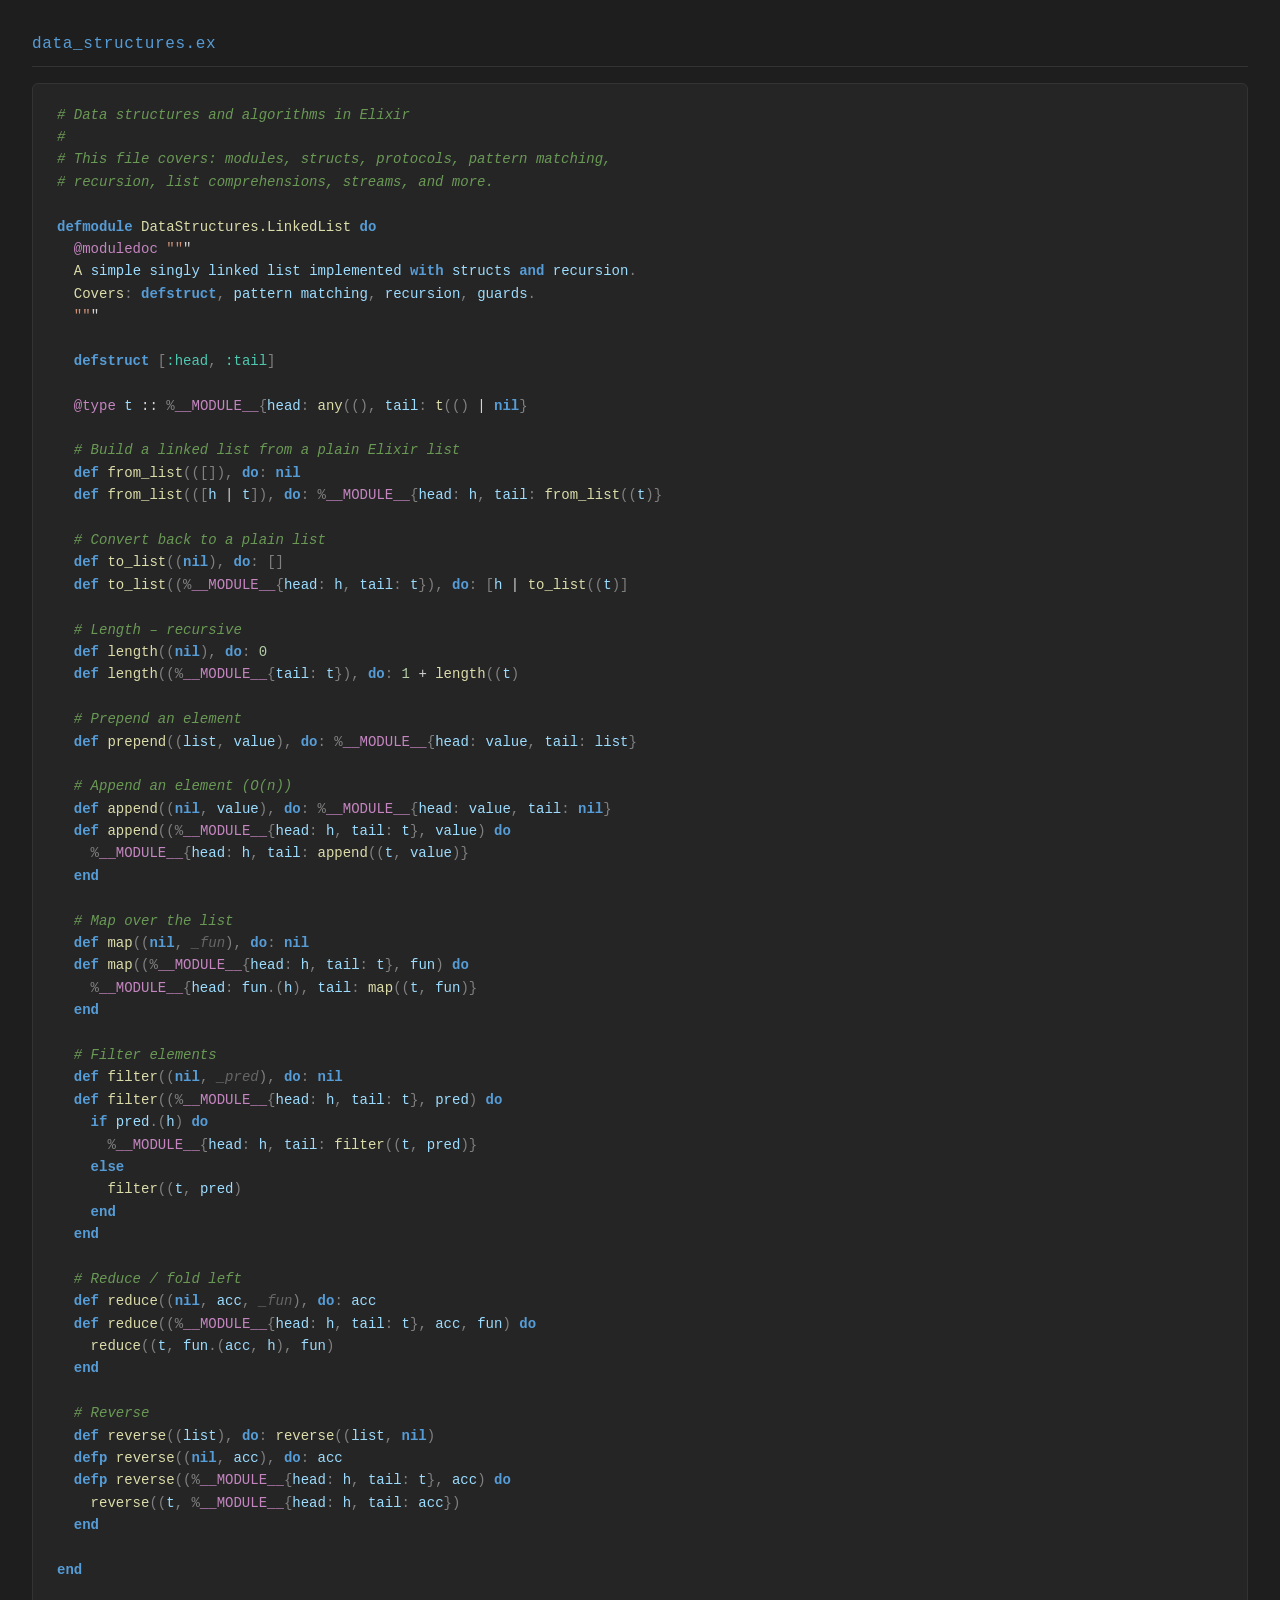
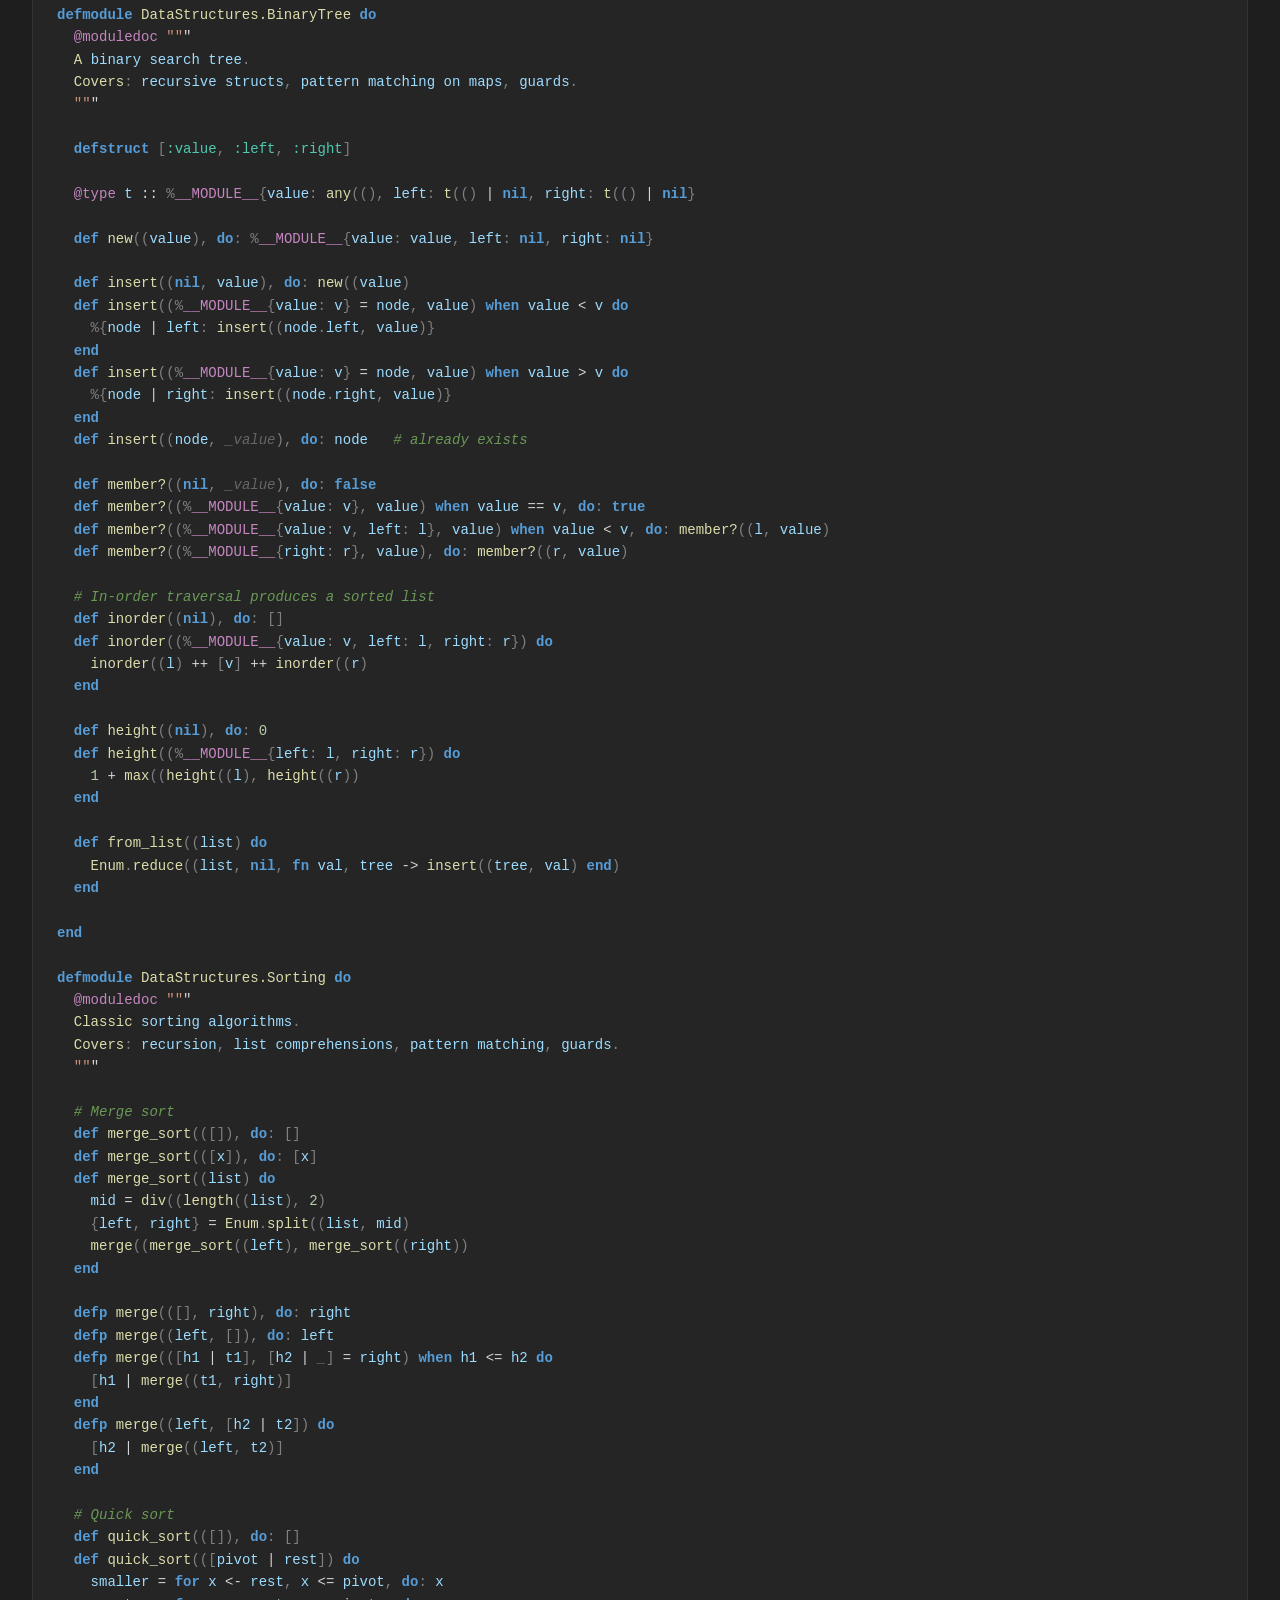
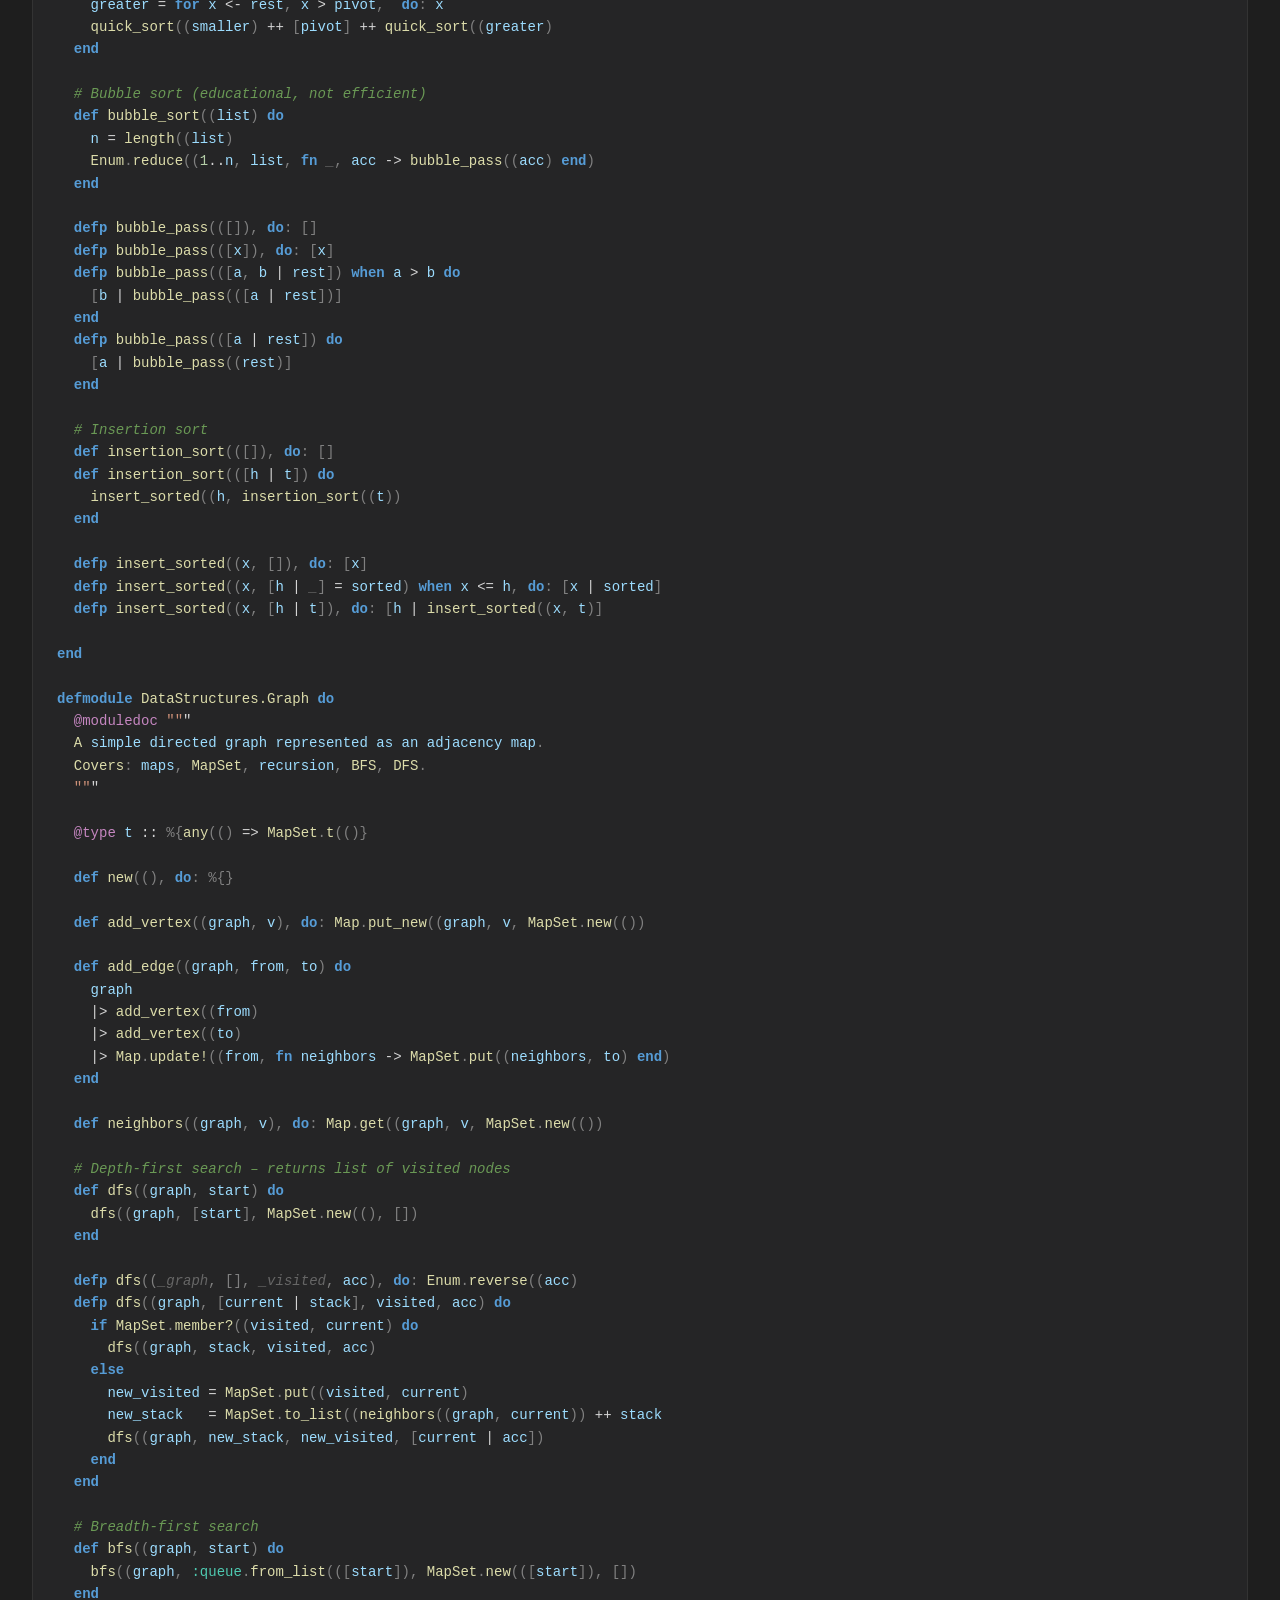
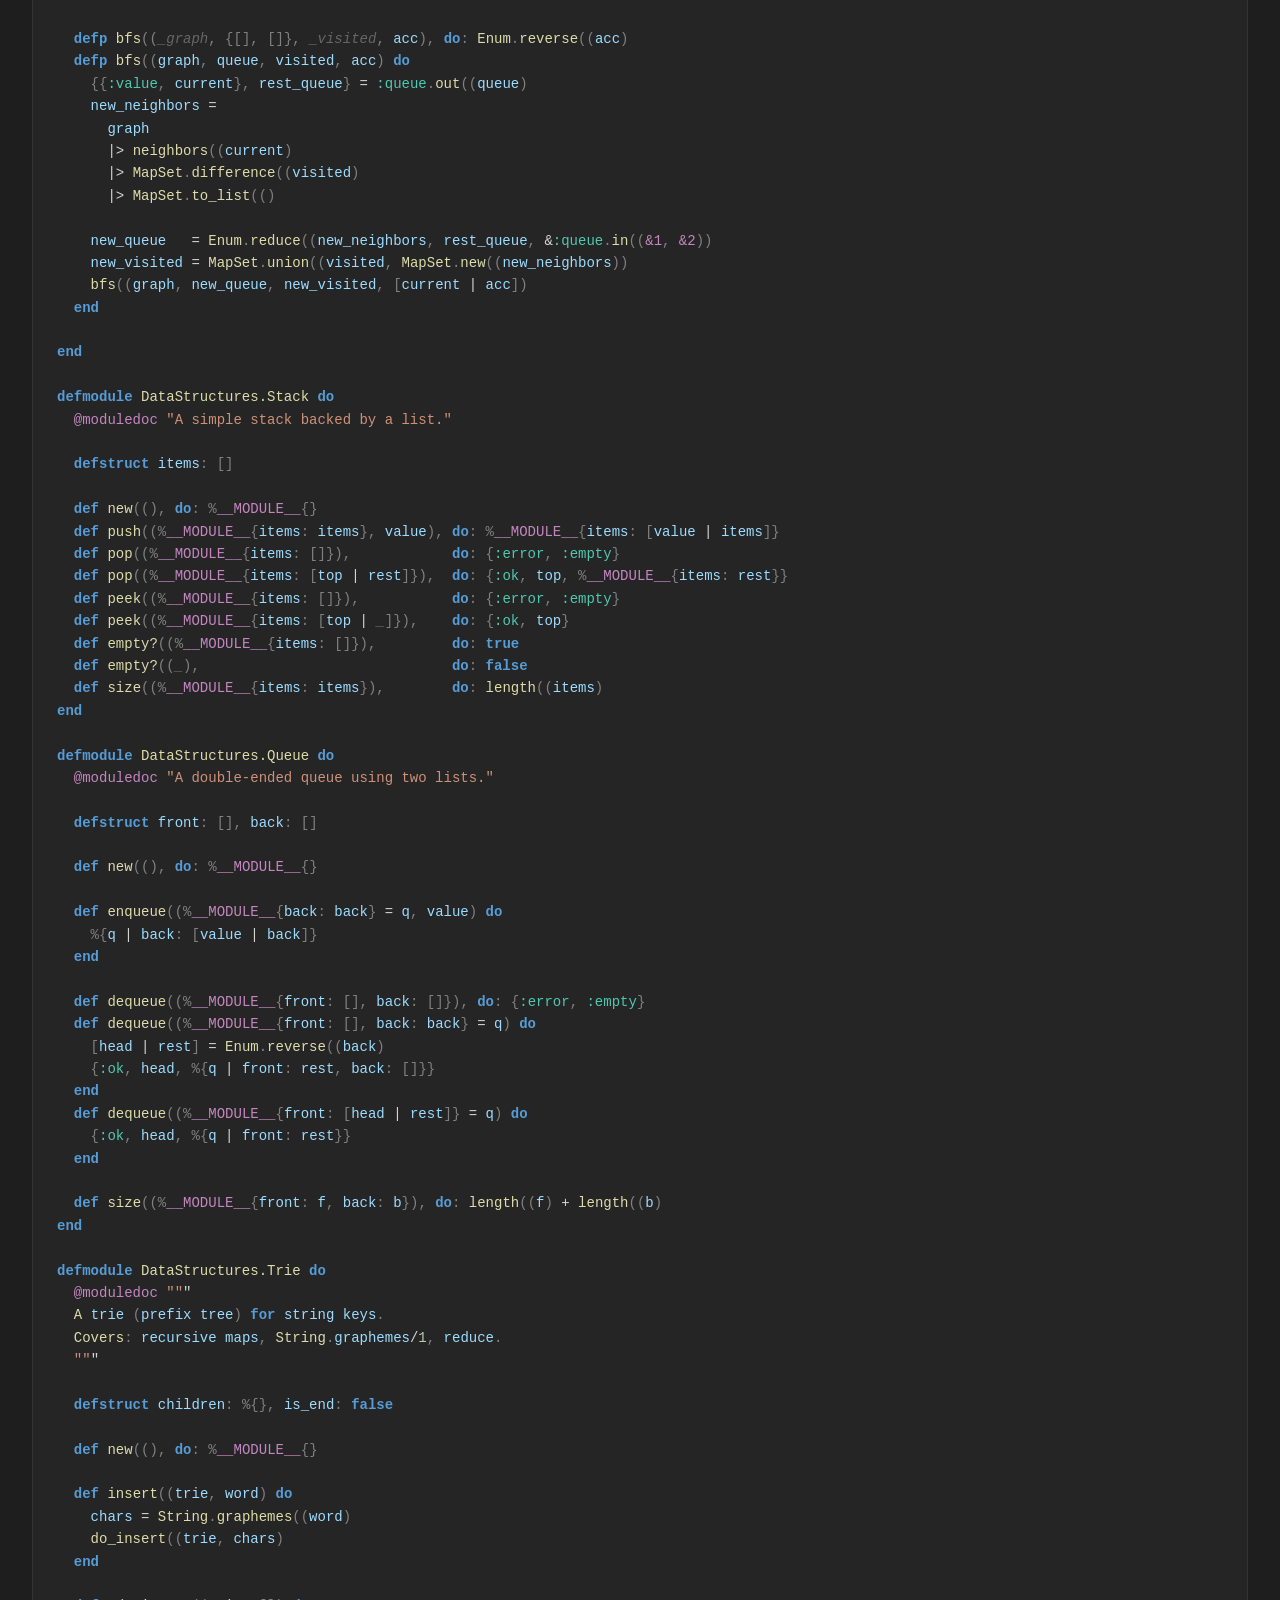
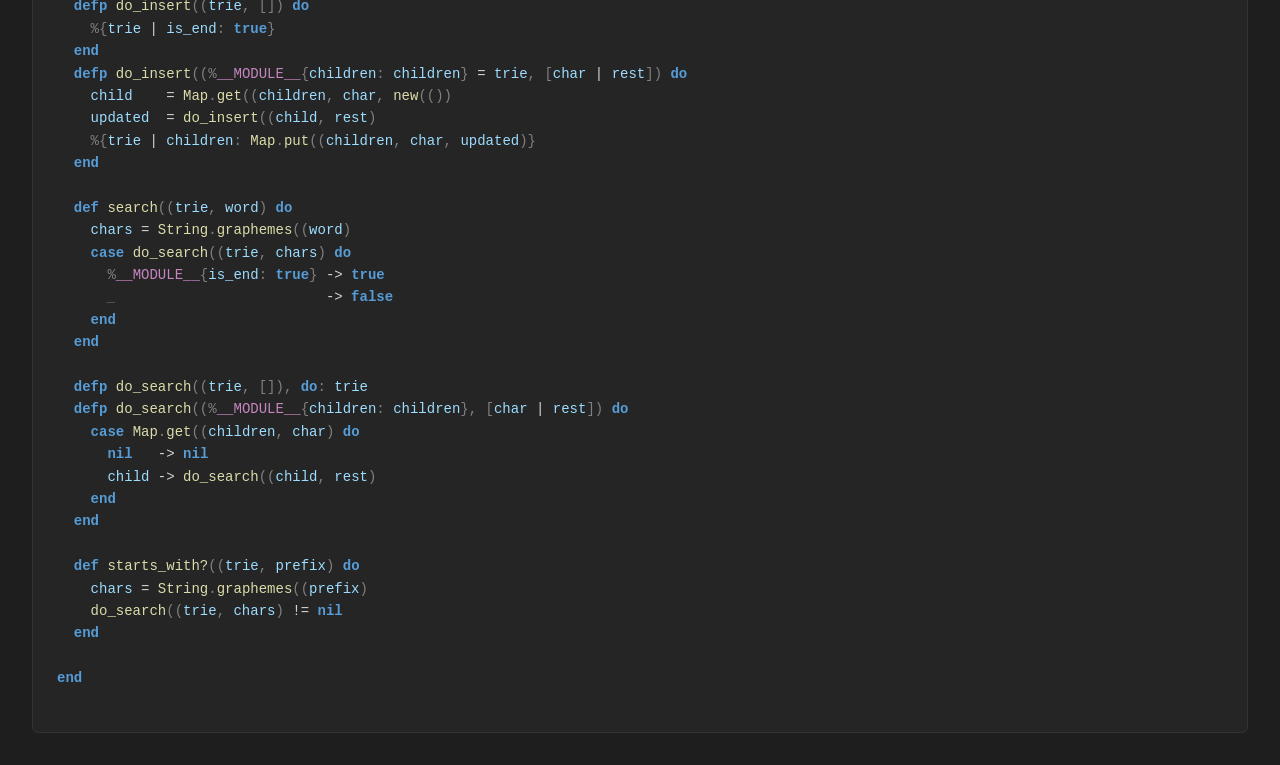
<file: Elixir/output_parallel/data_structures_parallel.html>
<!DOCTYPE html>
<html lang="en">
  <head>
    <meta charset="UTF-8">
    <title>data_structures.ex</title>
    <link rel="stylesheet" href="../token_colors.css">
  </head>
  <body>
    <h1 class="filename">data_structures.ex</h1>
    <pre class="code-block">
<span class="comment"># Data structures and algorithms in Elixir</span>
<span class="comment">#</span>
<span class="comment"># This file covers: modules, structs, protocols, pattern matching,</span>
<span class="comment"># recursion, list comprehensions, streams, and more.</span>

<span class="reserved-word">defmodule</span> <span class="module">DataStructures.LinkedList</span> <span class="reserved-word">do</span>
  <span class="special">@moduledoc</span> <span class="string">""</span><span class="text">"</span>
  <span class="module">A</span> <span class="variable">simple</span> <span class="variable">singly</span> <span class="variable">linked</span> <span class="variable">list</span> <span class="variable">implemented</span> <span class="reserved-word">with</span> <span class="variable">structs</span> <span class="reserved-word">and</span> <span class="variable">recursion</span><span class="punctuation">.</span>
  <span class="module">Covers</span><span class="punctuation">:</span> <span class="reserved-word">defstruct</span><span class="punctuation">,</span> <span class="variable">pattern</span> <span class="variable">matching</span><span class="punctuation">,</span> <span class="variable">recursion</span><span class="punctuation">,</span> <span class="variable">guards</span><span class="punctuation">.</span>
  <span class="string">""</span><span class="text">"</span>

  <span class="reserved-word">defstruct</span> <span class="punctuation">[</span><span class="atom">:head</span><span class="punctuation">,</span> <span class="atom">:tail</span><span class="punctuation">]</span>

  <span class="special">@type</span> <span class="variable">t</span> <span class="operator">::</span> <span class="punctuation">%</span><span class="special">__MODULE__</span><span class="punctuation">{</span><span class="variable">head</span><span class="punctuation">:</span> <span class="function">any</span><span class="punctuation">(</span><span class="punctuation">(</span><span class="punctuation">)</span><span class="punctuation">,</span> <span class="variable">tail</span><span class="punctuation">:</span> <span class="function">t</span><span class="punctuation">(</span><span class="punctuation">(</span><span class="punctuation">)</span> <span class="operator">|</span> <span class="reserved-word">nil</span><span class="punctuation">}</span>

  <span class="comment"># Build a linked list from a plain Elixir list</span>
  <span class="reserved-word">def</span> <span class="function">from_list</span><span class="punctuation">(</span><span class="punctuation">(</span><span class="punctuation">[</span><span class="punctuation">]</span><span class="punctuation">)</span><span class="punctuation">,</span> <span class="reserved-word">do</span><span class="punctuation">:</span> <span class="reserved-word">nil</span>
  <span class="reserved-word">def</span> <span class="function">from_list</span><span class="punctuation">(</span><span class="punctuation">(</span><span class="punctuation">[</span><span class="variable">h</span> <span class="operator">|</span> <span class="variable">t</span><span class="punctuation">]</span><span class="punctuation">)</span><span class="punctuation">,</span> <span class="reserved-word">do</span><span class="punctuation">:</span> <span class="punctuation">%</span><span class="special">__MODULE__</span><span class="punctuation">{</span><span class="variable">head</span><span class="punctuation">:</span> <span class="variable">h</span><span class="punctuation">,</span> <span class="variable">tail</span><span class="punctuation">:</span> <span class="function">from_list</span><span class="punctuation">(</span><span class="punctuation">(</span><span class="variable">t</span><span class="punctuation">)</span><span class="punctuation">}</span>

  <span class="comment"># Convert back to a plain list</span>
  <span class="reserved-word">def</span> <span class="function">to_list</span><span class="punctuation">(</span><span class="punctuation">(</span><span class="reserved-word">nil</span><span class="punctuation">)</span><span class="punctuation">,</span> <span class="reserved-word">do</span><span class="punctuation">:</span> <span class="punctuation">[</span><span class="punctuation">]</span>
  <span class="reserved-word">def</span> <span class="function">to_list</span><span class="punctuation">(</span><span class="punctuation">(</span><span class="punctuation">%</span><span class="special">__MODULE__</span><span class="punctuation">{</span><span class="variable">head</span><span class="punctuation">:</span> <span class="variable">h</span><span class="punctuation">,</span> <span class="variable">tail</span><span class="punctuation">:</span> <span class="variable">t</span><span class="punctuation">}</span><span class="punctuation">)</span><span class="punctuation">,</span> <span class="reserved-word">do</span><span class="punctuation">:</span> <span class="punctuation">[</span><span class="variable">h</span> <span class="operator">|</span> <span class="function">to_list</span><span class="punctuation">(</span><span class="punctuation">(</span><span class="variable">t</span><span class="punctuation">)</span><span class="punctuation">]</span>

  <span class="comment"># Length – recursive</span>
  <span class="reserved-word">def</span> <span class="function">length</span><span class="punctuation">(</span><span class="punctuation">(</span><span class="reserved-word">nil</span><span class="punctuation">)</span><span class="punctuation">,</span> <span class="reserved-word">do</span><span class="punctuation">:</span> <span class="number">0</span>
  <span class="reserved-word">def</span> <span class="function">length</span><span class="punctuation">(</span><span class="punctuation">(</span><span class="punctuation">%</span><span class="special">__MODULE__</span><span class="punctuation">{</span><span class="variable">tail</span><span class="punctuation">:</span> <span class="variable">t</span><span class="punctuation">}</span><span class="punctuation">)</span><span class="punctuation">,</span> <span class="reserved-word">do</span><span class="punctuation">:</span> <span class="number">1</span> <span class="operator">+</span> <span class="function">length</span><span class="punctuation">(</span><span class="punctuation">(</span><span class="variable">t</span><span class="punctuation">)</span>

  <span class="comment"># Prepend an element</span>
  <span class="reserved-word">def</span> <span class="function">prepend</span><span class="punctuation">(</span><span class="punctuation">(</span><span class="variable">list</span><span class="punctuation">,</span> <span class="variable">value</span><span class="punctuation">)</span><span class="punctuation">,</span> <span class="reserved-word">do</span><span class="punctuation">:</span> <span class="punctuation">%</span><span class="special">__MODULE__</span><span class="punctuation">{</span><span class="variable">head</span><span class="punctuation">:</span> <span class="variable">value</span><span class="punctuation">,</span> <span class="variable">tail</span><span class="punctuation">:</span> <span class="variable">list</span><span class="punctuation">}</span>

  <span class="comment"># Append an element (O(n))</span>
  <span class="reserved-word">def</span> <span class="function">append</span><span class="punctuation">(</span><span class="punctuation">(</span><span class="reserved-word">nil</span><span class="punctuation">,</span> <span class="variable">value</span><span class="punctuation">)</span><span class="punctuation">,</span> <span class="reserved-word">do</span><span class="punctuation">:</span> <span class="punctuation">%</span><span class="special">__MODULE__</span><span class="punctuation">{</span><span class="variable">head</span><span class="punctuation">:</span> <span class="variable">value</span><span class="punctuation">,</span> <span class="variable">tail</span><span class="punctuation">:</span> <span class="reserved-word">nil</span><span class="punctuation">}</span>
  <span class="reserved-word">def</span> <span class="function">append</span><span class="punctuation">(</span><span class="punctuation">(</span><span class="punctuation">%</span><span class="special">__MODULE__</span><span class="punctuation">{</span><span class="variable">head</span><span class="punctuation">:</span> <span class="variable">h</span><span class="punctuation">,</span> <span class="variable">tail</span><span class="punctuation">:</span> <span class="variable">t</span><span class="punctuation">}</span><span class="punctuation">,</span> <span class="variable">value</span><span class="punctuation">)</span> <span class="reserved-word">do</span>
    <span class="punctuation">%</span><span class="special">__MODULE__</span><span class="punctuation">{</span><span class="variable">head</span><span class="punctuation">:</span> <span class="variable">h</span><span class="punctuation">,</span> <span class="variable">tail</span><span class="punctuation">:</span> <span class="function">append</span><span class="punctuation">(</span><span class="punctuation">(</span><span class="variable">t</span><span class="punctuation">,</span> <span class="variable">value</span><span class="punctuation">)</span><span class="punctuation">}</span>
  <span class="reserved-word">end</span>

  <span class="comment"># Map over the list</span>
  <span class="reserved-word">def</span> <span class="function">map</span><span class="punctuation">(</span><span class="punctuation">(</span><span class="reserved-word">nil</span><span class="punctuation">,</span> <span class="ignored">_fun</span><span class="punctuation">)</span><span class="punctuation">,</span> <span class="reserved-word">do</span><span class="punctuation">:</span> <span class="reserved-word">nil</span>
  <span class="reserved-word">def</span> <span class="function">map</span><span class="punctuation">(</span><span class="punctuation">(</span><span class="punctuation">%</span><span class="special">__MODULE__</span><span class="punctuation">{</span><span class="variable">head</span><span class="punctuation">:</span> <span class="variable">h</span><span class="punctuation">,</span> <span class="variable">tail</span><span class="punctuation">:</span> <span class="variable">t</span><span class="punctuation">}</span><span class="punctuation">,</span> <span class="variable">fun</span><span class="punctuation">)</span> <span class="reserved-word">do</span>
    <span class="punctuation">%</span><span class="special">__MODULE__</span><span class="punctuation">{</span><span class="variable">head</span><span class="punctuation">:</span> <span class="variable">fun</span><span class="punctuation">.</span><span class="punctuation">(</span><span class="variable">h</span><span class="punctuation">)</span><span class="punctuation">,</span> <span class="variable">tail</span><span class="punctuation">:</span> <span class="function">map</span><span class="punctuation">(</span><span class="punctuation">(</span><span class="variable">t</span><span class="punctuation">,</span> <span class="variable">fun</span><span class="punctuation">)</span><span class="punctuation">}</span>
  <span class="reserved-word">end</span>

  <span class="comment"># Filter elements</span>
  <span class="reserved-word">def</span> <span class="function">filter</span><span class="punctuation">(</span><span class="punctuation">(</span><span class="reserved-word">nil</span><span class="punctuation">,</span> <span class="ignored">_pred</span><span class="punctuation">)</span><span class="punctuation">,</span> <span class="reserved-word">do</span><span class="punctuation">:</span> <span class="reserved-word">nil</span>
  <span class="reserved-word">def</span> <span class="function">filter</span><span class="punctuation">(</span><span class="punctuation">(</span><span class="punctuation">%</span><span class="special">__MODULE__</span><span class="punctuation">{</span><span class="variable">head</span><span class="punctuation">:</span> <span class="variable">h</span><span class="punctuation">,</span> <span class="variable">tail</span><span class="punctuation">:</span> <span class="variable">t</span><span class="punctuation">}</span><span class="punctuation">,</span> <span class="variable">pred</span><span class="punctuation">)</span> <span class="reserved-word">do</span>
    <span class="reserved-word">if</span> <span class="variable">pred</span><span class="punctuation">.</span><span class="punctuation">(</span><span class="variable">h</span><span class="punctuation">)</span> <span class="reserved-word">do</span>
      <span class="punctuation">%</span><span class="special">__MODULE__</span><span class="punctuation">{</span><span class="variable">head</span><span class="punctuation">:</span> <span class="variable">h</span><span class="punctuation">,</span> <span class="variable">tail</span><span class="punctuation">:</span> <span class="function">filter</span><span class="punctuation">(</span><span class="punctuation">(</span><span class="variable">t</span><span class="punctuation">,</span> <span class="variable">pred</span><span class="punctuation">)</span><span class="punctuation">}</span>
    <span class="reserved-word">else</span>
      <span class="function">filter</span><span class="punctuation">(</span><span class="punctuation">(</span><span class="variable">t</span><span class="punctuation">,</span> <span class="variable">pred</span><span class="punctuation">)</span>
    <span class="reserved-word">end</span>
  <span class="reserved-word">end</span>

  <span class="comment"># Reduce / fold left</span>
  <span class="reserved-word">def</span> <span class="function">reduce</span><span class="punctuation">(</span><span class="punctuation">(</span><span class="reserved-word">nil</span><span class="punctuation">,</span> <span class="variable">acc</span><span class="punctuation">,</span> <span class="ignored">_fun</span><span class="punctuation">)</span><span class="punctuation">,</span> <span class="reserved-word">do</span><span class="punctuation">:</span> <span class="variable">acc</span>
  <span class="reserved-word">def</span> <span class="function">reduce</span><span class="punctuation">(</span><span class="punctuation">(</span><span class="punctuation">%</span><span class="special">__MODULE__</span><span class="punctuation">{</span><span class="variable">head</span><span class="punctuation">:</span> <span class="variable">h</span><span class="punctuation">,</span> <span class="variable">tail</span><span class="punctuation">:</span> <span class="variable">t</span><span class="punctuation">}</span><span class="punctuation">,</span> <span class="variable">acc</span><span class="punctuation">,</span> <span class="variable">fun</span><span class="punctuation">)</span> <span class="reserved-word">do</span>
    <span class="function">reduce</span><span class="punctuation">(</span><span class="punctuation">(</span><span class="variable">t</span><span class="punctuation">,</span> <span class="variable">fun</span><span class="punctuation">.</span><span class="punctuation">(</span><span class="variable">acc</span><span class="punctuation">,</span> <span class="variable">h</span><span class="punctuation">)</span><span class="punctuation">,</span> <span class="variable">fun</span><span class="punctuation">)</span>
  <span class="reserved-word">end</span>

  <span class="comment"># Reverse</span>
  <span class="reserved-word">def</span> <span class="function">reverse</span><span class="punctuation">(</span><span class="punctuation">(</span><span class="variable">list</span><span class="punctuation">)</span><span class="punctuation">,</span> <span class="reserved-word">do</span><span class="punctuation">:</span> <span class="function">reverse</span><span class="punctuation">(</span><span class="punctuation">(</span><span class="variable">list</span><span class="punctuation">,</span> <span class="reserved-word">nil</span><span class="punctuation">)</span>
  <span class="reserved-word">defp</span> <span class="function">reverse</span><span class="punctuation">(</span><span class="punctuation">(</span><span class="reserved-word">nil</span><span class="punctuation">,</span> <span class="variable">acc</span><span class="punctuation">)</span><span class="punctuation">,</span> <span class="reserved-word">do</span><span class="punctuation">:</span> <span class="variable">acc</span>
  <span class="reserved-word">defp</span> <span class="function">reverse</span><span class="punctuation">(</span><span class="punctuation">(</span><span class="punctuation">%</span><span class="special">__MODULE__</span><span class="punctuation">{</span><span class="variable">head</span><span class="punctuation">:</span> <span class="variable">h</span><span class="punctuation">,</span> <span class="variable">tail</span><span class="punctuation">:</span> <span class="variable">t</span><span class="punctuation">}</span><span class="punctuation">,</span> <span class="variable">acc</span><span class="punctuation">)</span> <span class="reserved-word">do</span>
    <span class="function">reverse</span><span class="punctuation">(</span><span class="punctuation">(</span><span class="variable">t</span><span class="punctuation">,</span> <span class="punctuation">%</span><span class="special">__MODULE__</span><span class="punctuation">{</span><span class="variable">head</span><span class="punctuation">:</span> <span class="variable">h</span><span class="punctuation">,</span> <span class="variable">tail</span><span class="punctuation">:</span> <span class="variable">acc</span><span class="punctuation">}</span><span class="punctuation">)</span>
  <span class="reserved-word">end</span>

<span class="reserved-word">end</span>

<span class="reserved-word">defmodule</span> <span class="module">DataStructures.BinaryTree</span> <span class="reserved-word">do</span>
  <span class="special">@moduledoc</span> <span class="string">""</span><span class="text">"</span>
  <span class="module">A</span> <span class="variable">binary</span> <span class="variable">search</span> <span class="variable">tree</span><span class="punctuation">.</span>
  <span class="module">Covers</span><span class="punctuation">:</span> <span class="variable">recursive</span> <span class="variable">structs</span><span class="punctuation">,</span> <span class="variable">pattern</span> <span class="variable">matching</span> <span class="variable">on</span> <span class="variable">maps</span><span class="punctuation">,</span> <span class="variable">guards</span><span class="punctuation">.</span>
  <span class="string">""</span><span class="text">"</span>

  <span class="reserved-word">defstruct</span> <span class="punctuation">[</span><span class="atom">:value</span><span class="punctuation">,</span> <span class="atom">:left</span><span class="punctuation">,</span> <span class="atom">:right</span><span class="punctuation">]</span>

  <span class="special">@type</span> <span class="variable">t</span> <span class="operator">::</span> <span class="punctuation">%</span><span class="special">__MODULE__</span><span class="punctuation">{</span><span class="variable">value</span><span class="punctuation">:</span> <span class="function">any</span><span class="punctuation">(</span><span class="punctuation">(</span><span class="punctuation">)</span><span class="punctuation">,</span> <span class="variable">left</span><span class="punctuation">:</span> <span class="function">t</span><span class="punctuation">(</span><span class="punctuation">(</span><span class="punctuation">)</span> <span class="operator">|</span> <span class="reserved-word">nil</span><span class="punctuation">,</span> <span class="variable">right</span><span class="punctuation">:</span> <span class="function">t</span><span class="punctuation">(</span><span class="punctuation">(</span><span class="punctuation">)</span> <span class="operator">|</span> <span class="reserved-word">nil</span><span class="punctuation">}</span>

  <span class="reserved-word">def</span> <span class="function">new</span><span class="punctuation">(</span><span class="punctuation">(</span><span class="variable">value</span><span class="punctuation">)</span><span class="punctuation">,</span> <span class="reserved-word">do</span><span class="punctuation">:</span> <span class="punctuation">%</span><span class="special">__MODULE__</span><span class="punctuation">{</span><span class="variable">value</span><span class="punctuation">:</span> <span class="variable">value</span><span class="punctuation">,</span> <span class="variable">left</span><span class="punctuation">:</span> <span class="reserved-word">nil</span><span class="punctuation">,</span> <span class="variable">right</span><span class="punctuation">:</span> <span class="reserved-word">nil</span><span class="punctuation">}</span>

  <span class="reserved-word">def</span> <span class="function">insert</span><span class="punctuation">(</span><span class="punctuation">(</span><span class="reserved-word">nil</span><span class="punctuation">,</span> <span class="variable">value</span><span class="punctuation">)</span><span class="punctuation">,</span> <span class="reserved-word">do</span><span class="punctuation">:</span> <span class="function">new</span><span class="punctuation">(</span><span class="punctuation">(</span><span class="variable">value</span><span class="punctuation">)</span>
  <span class="reserved-word">def</span> <span class="function">insert</span><span class="punctuation">(</span><span class="punctuation">(</span><span class="punctuation">%</span><span class="special">__MODULE__</span><span class="punctuation">{</span><span class="variable">value</span><span class="punctuation">:</span> <span class="variable">v</span><span class="punctuation">}</span> <span class="operator">=</span> <span class="variable">node</span><span class="punctuation">,</span> <span class="variable">value</span><span class="punctuation">)</span> <span class="reserved-word">when</span> <span class="variable">value</span> <span class="operator">&lt;</span> <span class="variable">v</span> <span class="reserved-word">do</span>
    <span class="punctuation">%</span><span class="punctuation">{</span><span class="variable">node</span> <span class="operator">|</span> <span class="variable">left</span><span class="punctuation">:</span> <span class="function">insert</span><span class="punctuation">(</span><span class="punctuation">(</span><span class="variable">node</span><span class="punctuation">.</span><span class="variable">left</span><span class="punctuation">,</span> <span class="variable">value</span><span class="punctuation">)</span><span class="punctuation">}</span>
  <span class="reserved-word">end</span>
  <span class="reserved-word">def</span> <span class="function">insert</span><span class="punctuation">(</span><span class="punctuation">(</span><span class="punctuation">%</span><span class="special">__MODULE__</span><span class="punctuation">{</span><span class="variable">value</span><span class="punctuation">:</span> <span class="variable">v</span><span class="punctuation">}</span> <span class="operator">=</span> <span class="variable">node</span><span class="punctuation">,</span> <span class="variable">value</span><span class="punctuation">)</span> <span class="reserved-word">when</span> <span class="variable">value</span> <span class="operator">&gt;</span> <span class="variable">v</span> <span class="reserved-word">do</span>
    <span class="punctuation">%</span><span class="punctuation">{</span><span class="variable">node</span> <span class="operator">|</span> <span class="variable">right</span><span class="punctuation">:</span> <span class="function">insert</span><span class="punctuation">(</span><span class="punctuation">(</span><span class="variable">node</span><span class="punctuation">.</span><span class="variable">right</span><span class="punctuation">,</span> <span class="variable">value</span><span class="punctuation">)</span><span class="punctuation">}</span>
  <span class="reserved-word">end</span>
  <span class="reserved-word">def</span> <span class="function">insert</span><span class="punctuation">(</span><span class="punctuation">(</span><span class="variable">node</span><span class="punctuation">,</span> <span class="ignored">_value</span><span class="punctuation">)</span><span class="punctuation">,</span> <span class="reserved-word">do</span><span class="punctuation">:</span> <span class="variable">node</span>   <span class="comment"># already exists</span>

  <span class="reserved-word">def</span> <span class="function">member?</span><span class="punctuation">(</span><span class="punctuation">(</span><span class="reserved-word">nil</span><span class="punctuation">,</span> <span class="ignored">_value</span><span class="punctuation">)</span><span class="punctuation">,</span> <span class="reserved-word">do</span><span class="punctuation">:</span> <span class="reserved-word">false</span>
  <span class="reserved-word">def</span> <span class="function">member?</span><span class="punctuation">(</span><span class="punctuation">(</span><span class="punctuation">%</span><span class="special">__MODULE__</span><span class="punctuation">{</span><span class="variable">value</span><span class="punctuation">:</span> <span class="variable">v</span><span class="punctuation">}</span><span class="punctuation">,</span> <span class="variable">value</span><span class="punctuation">)</span> <span class="reserved-word">when</span> <span class="variable">value</span> <span class="operator">==</span> <span class="variable">v</span><span class="punctuation">,</span> <span class="reserved-word">do</span><span class="punctuation">:</span> <span class="reserved-word">true</span>
  <span class="reserved-word">def</span> <span class="function">member?</span><span class="punctuation">(</span><span class="punctuation">(</span><span class="punctuation">%</span><span class="special">__MODULE__</span><span class="punctuation">{</span><span class="variable">value</span><span class="punctuation">:</span> <span class="variable">v</span><span class="punctuation">,</span> <span class="variable">left</span><span class="punctuation">:</span> <span class="variable">l</span><span class="punctuation">}</span><span class="punctuation">,</span> <span class="variable">value</span><span class="punctuation">)</span> <span class="reserved-word">when</span> <span class="variable">value</span> <span class="operator">&lt;</span> <span class="variable">v</span><span class="punctuation">,</span> <span class="reserved-word">do</span><span class="punctuation">:</span> <span class="function">member?</span><span class="punctuation">(</span><span class="punctuation">(</span><span class="variable">l</span><span class="punctuation">,</span> <span class="variable">value</span><span class="punctuation">)</span>
  <span class="reserved-word">def</span> <span class="function">member?</span><span class="punctuation">(</span><span class="punctuation">(</span><span class="punctuation">%</span><span class="special">__MODULE__</span><span class="punctuation">{</span><span class="variable">right</span><span class="punctuation">:</span> <span class="variable">r</span><span class="punctuation">}</span><span class="punctuation">,</span> <span class="variable">value</span><span class="punctuation">)</span><span class="punctuation">,</span> <span class="reserved-word">do</span><span class="punctuation">:</span> <span class="function">member?</span><span class="punctuation">(</span><span class="punctuation">(</span><span class="variable">r</span><span class="punctuation">,</span> <span class="variable">value</span><span class="punctuation">)</span>

  <span class="comment"># In-order traversal produces a sorted list</span>
  <span class="reserved-word">def</span> <span class="function">inorder</span><span class="punctuation">(</span><span class="punctuation">(</span><span class="reserved-word">nil</span><span class="punctuation">)</span><span class="punctuation">,</span> <span class="reserved-word">do</span><span class="punctuation">:</span> <span class="punctuation">[</span><span class="punctuation">]</span>
  <span class="reserved-word">def</span> <span class="function">inorder</span><span class="punctuation">(</span><span class="punctuation">(</span><span class="punctuation">%</span><span class="special">__MODULE__</span><span class="punctuation">{</span><span class="variable">value</span><span class="punctuation">:</span> <span class="variable">v</span><span class="punctuation">,</span> <span class="variable">left</span><span class="punctuation">:</span> <span class="variable">l</span><span class="punctuation">,</span> <span class="variable">right</span><span class="punctuation">:</span> <span class="variable">r</span><span class="punctuation">}</span><span class="punctuation">)</span> <span class="reserved-word">do</span>
    <span class="function">inorder</span><span class="punctuation">(</span><span class="punctuation">(</span><span class="variable">l</span><span class="punctuation">)</span> <span class="operator">++</span> <span class="punctuation">[</span><span class="variable">v</span><span class="punctuation">]</span> <span class="operator">++</span> <span class="function">inorder</span><span class="punctuation">(</span><span class="punctuation">(</span><span class="variable">r</span><span class="punctuation">)</span>
  <span class="reserved-word">end</span>

  <span class="reserved-word">def</span> <span class="function">height</span><span class="punctuation">(</span><span class="punctuation">(</span><span class="reserved-word">nil</span><span class="punctuation">)</span><span class="punctuation">,</span> <span class="reserved-word">do</span><span class="punctuation">:</span> <span class="number">0</span>
  <span class="reserved-word">def</span> <span class="function">height</span><span class="punctuation">(</span><span class="punctuation">(</span><span class="punctuation">%</span><span class="special">__MODULE__</span><span class="punctuation">{</span><span class="variable">left</span><span class="punctuation">:</span> <span class="variable">l</span><span class="punctuation">,</span> <span class="variable">right</span><span class="punctuation">:</span> <span class="variable">r</span><span class="punctuation">}</span><span class="punctuation">)</span> <span class="reserved-word">do</span>
    <span class="number">1</span> <span class="operator">+</span> <span class="function">max</span><span class="punctuation">(</span><span class="punctuation">(</span><span class="function">height</span><span class="punctuation">(</span><span class="punctuation">(</span><span class="variable">l</span><span class="punctuation">)</span><span class="punctuation">,</span> <span class="function">height</span><span class="punctuation">(</span><span class="punctuation">(</span><span class="variable">r</span><span class="punctuation">)</span><span class="punctuation">)</span>
  <span class="reserved-word">end</span>

  <span class="reserved-word">def</span> <span class="function">from_list</span><span class="punctuation">(</span><span class="punctuation">(</span><span class="variable">list</span><span class="punctuation">)</span> <span class="reserved-word">do</span>
    <span class="module">Enum</span><span class="punctuation">.</span><span class="function">reduce</span><span class="punctuation">(</span><span class="punctuation">(</span><span class="variable">list</span><span class="punctuation">,</span> <span class="reserved-word">nil</span><span class="punctuation">,</span> <span class="reserved-word">fn</span> <span class="variable">val</span><span class="punctuation">,</span> <span class="variable">tree</span> <span class="operator">-&gt;</span> <span class="function">insert</span><span class="punctuation">(</span><span class="punctuation">(</span><span class="variable">tree</span><span class="punctuation">,</span> <span class="variable">val</span><span class="punctuation">)</span> <span class="reserved-word">end</span><span class="punctuation">)</span>
  <span class="reserved-word">end</span>

<span class="reserved-word">end</span>

<span class="reserved-word">defmodule</span> <span class="module">DataStructures.Sorting</span> <span class="reserved-word">do</span>
  <span class="special">@moduledoc</span> <span class="string">""</span><span class="text">"</span>
  <span class="module">Classic</span> <span class="variable">sorting</span> <span class="variable">algorithms</span><span class="punctuation">.</span>
  <span class="module">Covers</span><span class="punctuation">:</span> <span class="variable">recursion</span><span class="punctuation">,</span> <span class="variable">list</span> <span class="variable">comprehensions</span><span class="punctuation">,</span> <span class="variable">pattern</span> <span class="variable">matching</span><span class="punctuation">,</span> <span class="variable">guards</span><span class="punctuation">.</span>
  <span class="string">""</span><span class="text">"</span>

  <span class="comment"># Merge sort</span>
  <span class="reserved-word">def</span> <span class="function">merge_sort</span><span class="punctuation">(</span><span class="punctuation">(</span><span class="punctuation">[</span><span class="punctuation">]</span><span class="punctuation">)</span><span class="punctuation">,</span> <span class="reserved-word">do</span><span class="punctuation">:</span> <span class="punctuation">[</span><span class="punctuation">]</span>
  <span class="reserved-word">def</span> <span class="function">merge_sort</span><span class="punctuation">(</span><span class="punctuation">(</span><span class="punctuation">[</span><span class="variable">x</span><span class="punctuation">]</span><span class="punctuation">)</span><span class="punctuation">,</span> <span class="reserved-word">do</span><span class="punctuation">:</span> <span class="punctuation">[</span><span class="variable">x</span><span class="punctuation">]</span>
  <span class="reserved-word">def</span> <span class="function">merge_sort</span><span class="punctuation">(</span><span class="punctuation">(</span><span class="variable">list</span><span class="punctuation">)</span> <span class="reserved-word">do</span>
    <span class="variable">mid</span> <span class="operator">=</span> <span class="function">div</span><span class="punctuation">(</span><span class="punctuation">(</span><span class="function">length</span><span class="punctuation">(</span><span class="punctuation">(</span><span class="variable">list</span><span class="punctuation">)</span><span class="punctuation">,</span> <span class="number">2</span><span class="punctuation">)</span>
    <span class="punctuation">{</span><span class="variable">left</span><span class="punctuation">,</span> <span class="variable">right</span><span class="punctuation">}</span> <span class="operator">=</span> <span class="module">Enum</span><span class="punctuation">.</span><span class="function">split</span><span class="punctuation">(</span><span class="punctuation">(</span><span class="variable">list</span><span class="punctuation">,</span> <span class="variable">mid</span><span class="punctuation">)</span>
    <span class="function">merge</span><span class="punctuation">(</span><span class="punctuation">(</span><span class="function">merge_sort</span><span class="punctuation">(</span><span class="punctuation">(</span><span class="variable">left</span><span class="punctuation">)</span><span class="punctuation">,</span> <span class="function">merge_sort</span><span class="punctuation">(</span><span class="punctuation">(</span><span class="variable">right</span><span class="punctuation">)</span><span class="punctuation">)</span>
  <span class="reserved-word">end</span>

  <span class="reserved-word">defp</span> <span class="function">merge</span><span class="punctuation">(</span><span class="punctuation">(</span><span class="punctuation">[</span><span class="punctuation">]</span><span class="punctuation">,</span> <span class="variable">right</span><span class="punctuation">)</span><span class="punctuation">,</span> <span class="reserved-word">do</span><span class="punctuation">:</span> <span class="variable">right</span>
  <span class="reserved-word">defp</span> <span class="function">merge</span><span class="punctuation">(</span><span class="punctuation">(</span><span class="variable">left</span><span class="punctuation">,</span> <span class="punctuation">[</span><span class="punctuation">]</span><span class="punctuation">)</span><span class="punctuation">,</span> <span class="reserved-word">do</span><span class="punctuation">:</span> <span class="variable">left</span>
  <span class="reserved-word">defp</span> <span class="function">merge</span><span class="punctuation">(</span><span class="punctuation">(</span><span class="punctuation">[</span><span class="variable">h1</span> <span class="operator">|</span> <span class="variable">t1</span><span class="punctuation">]</span><span class="punctuation">,</span> <span class="punctuation">[</span><span class="variable">h2</span> <span class="operator">|</span> <span class="ignored">_</span><span class="punctuation">]</span> <span class="operator">=</span> <span class="variable">right</span><span class="punctuation">)</span> <span class="reserved-word">when</span> <span class="variable">h1</span> <span class="operator">&lt;=</span> <span class="variable">h2</span> <span class="reserved-word">do</span>
    <span class="punctuation">[</span><span class="variable">h1</span> <span class="operator">|</span> <span class="function">merge</span><span class="punctuation">(</span><span class="punctuation">(</span><span class="variable">t1</span><span class="punctuation">,</span> <span class="variable">right</span><span class="punctuation">)</span><span class="punctuation">]</span>
  <span class="reserved-word">end</span>
  <span class="reserved-word">defp</span> <span class="function">merge</span><span class="punctuation">(</span><span class="punctuation">(</span><span class="variable">left</span><span class="punctuation">,</span> <span class="punctuation">[</span><span class="variable">h2</span> <span class="operator">|</span> <span class="variable">t2</span><span class="punctuation">]</span><span class="punctuation">)</span> <span class="reserved-word">do</span>
    <span class="punctuation">[</span><span class="variable">h2</span> <span class="operator">|</span> <span class="function">merge</span><span class="punctuation">(</span><span class="punctuation">(</span><span class="variable">left</span><span class="punctuation">,</span> <span class="variable">t2</span><span class="punctuation">)</span><span class="punctuation">]</span>
  <span class="reserved-word">end</span>

  <span class="comment"># Quick sort</span>
  <span class="reserved-word">def</span> <span class="function">quick_sort</span><span class="punctuation">(</span><span class="punctuation">(</span><span class="punctuation">[</span><span class="punctuation">]</span><span class="punctuation">)</span><span class="punctuation">,</span> <span class="reserved-word">do</span><span class="punctuation">:</span> <span class="punctuation">[</span><span class="punctuation">]</span>
  <span class="reserved-word">def</span> <span class="function">quick_sort</span><span class="punctuation">(</span><span class="punctuation">(</span><span class="punctuation">[</span><span class="variable">pivot</span> <span class="operator">|</span> <span class="variable">rest</span><span class="punctuation">]</span><span class="punctuation">)</span> <span class="reserved-word">do</span>
    <span class="variable">smaller</span> <span class="operator">=</span> <span class="reserved-word">for</span> <span class="variable">x</span> <span class="operator">&lt;-</span> <span class="variable">rest</span><span class="punctuation">,</span> <span class="variable">x</span> <span class="operator">&lt;=</span> <span class="variable">pivot</span><span class="punctuation">,</span> <span class="reserved-word">do</span><span class="punctuation">:</span> <span class="variable">x</span>
    <span class="variable">greater</span> <span class="operator">=</span> <span class="reserved-word">for</span> <span class="variable">x</span> <span class="operator">&lt;-</span> <span class="variable">rest</span><span class="punctuation">,</span> <span class="variable">x</span> <span class="operator">&gt;</span> <span class="variable">pivot</span><span class="punctuation">,</span>  <span class="reserved-word">do</span><span class="punctuation">:</span> <span class="variable">x</span>
    <span class="function">quick_sort</span><span class="punctuation">(</span><span class="punctuation">(</span><span class="variable">smaller</span><span class="punctuation">)</span> <span class="operator">++</span> <span class="punctuation">[</span><span class="variable">pivot</span><span class="punctuation">]</span> <span class="operator">++</span> <span class="function">quick_sort</span><span class="punctuation">(</span><span class="punctuation">(</span><span class="variable">greater</span><span class="punctuation">)</span>
  <span class="reserved-word">end</span>

  <span class="comment"># Bubble sort (educational, not efficient)</span>
  <span class="reserved-word">def</span> <span class="function">bubble_sort</span><span class="punctuation">(</span><span class="punctuation">(</span><span class="variable">list</span><span class="punctuation">)</span> <span class="reserved-word">do</span>
    <span class="variable">n</span> <span class="operator">=</span> <span class="function">length</span><span class="punctuation">(</span><span class="punctuation">(</span><span class="variable">list</span><span class="punctuation">)</span>
    <span class="module">Enum</span><span class="punctuation">.</span><span class="function">reduce</span><span class="punctuation">(</span><span class="punctuation">(</span><span class="number">1</span><span class="operator">..</span><span class="variable">n</span><span class="punctuation">,</span> <span class="variable">list</span><span class="punctuation">,</span> <span class="reserved-word">fn</span> <span class="ignored">_</span><span class="punctuation">,</span> <span class="variable">acc</span> <span class="operator">-&gt;</span> <span class="function">bubble_pass</span><span class="punctuation">(</span><span class="punctuation">(</span><span class="variable">acc</span><span class="punctuation">)</span> <span class="reserved-word">end</span><span class="punctuation">)</span>
  <span class="reserved-word">end</span>

  <span class="reserved-word">defp</span> <span class="function">bubble_pass</span><span class="punctuation">(</span><span class="punctuation">(</span><span class="punctuation">[</span><span class="punctuation">]</span><span class="punctuation">)</span><span class="punctuation">,</span> <span class="reserved-word">do</span><span class="punctuation">:</span> <span class="punctuation">[</span><span class="punctuation">]</span>
  <span class="reserved-word">defp</span> <span class="function">bubble_pass</span><span class="punctuation">(</span><span class="punctuation">(</span><span class="punctuation">[</span><span class="variable">x</span><span class="punctuation">]</span><span class="punctuation">)</span><span class="punctuation">,</span> <span class="reserved-word">do</span><span class="punctuation">:</span> <span class="punctuation">[</span><span class="variable">x</span><span class="punctuation">]</span>
  <span class="reserved-word">defp</span> <span class="function">bubble_pass</span><span class="punctuation">(</span><span class="punctuation">(</span><span class="punctuation">[</span><span class="variable">a</span><span class="punctuation">,</span> <span class="variable">b</span> <span class="operator">|</span> <span class="variable">rest</span><span class="punctuation">]</span><span class="punctuation">)</span> <span class="reserved-word">when</span> <span class="variable">a</span> <span class="operator">&gt;</span> <span class="variable">b</span> <span class="reserved-word">do</span>
    <span class="punctuation">[</span><span class="variable">b</span> <span class="operator">|</span> <span class="function">bubble_pass</span><span class="punctuation">(</span><span class="punctuation">(</span><span class="punctuation">[</span><span class="variable">a</span> <span class="operator">|</span> <span class="variable">rest</span><span class="punctuation">]</span><span class="punctuation">)</span><span class="punctuation">]</span>
  <span class="reserved-word">end</span>
  <span class="reserved-word">defp</span> <span class="function">bubble_pass</span><span class="punctuation">(</span><span class="punctuation">(</span><span class="punctuation">[</span><span class="variable">a</span> <span class="operator">|</span> <span class="variable">rest</span><span class="punctuation">]</span><span class="punctuation">)</span> <span class="reserved-word">do</span>
    <span class="punctuation">[</span><span class="variable">a</span> <span class="operator">|</span> <span class="function">bubble_pass</span><span class="punctuation">(</span><span class="punctuation">(</span><span class="variable">rest</span><span class="punctuation">)</span><span class="punctuation">]</span>
  <span class="reserved-word">end</span>

  <span class="comment"># Insertion sort</span>
  <span class="reserved-word">def</span> <span class="function">insertion_sort</span><span class="punctuation">(</span><span class="punctuation">(</span><span class="punctuation">[</span><span class="punctuation">]</span><span class="punctuation">)</span><span class="punctuation">,</span> <span class="reserved-word">do</span><span class="punctuation">:</span> <span class="punctuation">[</span><span class="punctuation">]</span>
  <span class="reserved-word">def</span> <span class="function">insertion_sort</span><span class="punctuation">(</span><span class="punctuation">(</span><span class="punctuation">[</span><span class="variable">h</span> <span class="operator">|</span> <span class="variable">t</span><span class="punctuation">]</span><span class="punctuation">)</span> <span class="reserved-word">do</span>
    <span class="function">insert_sorted</span><span class="punctuation">(</span><span class="punctuation">(</span><span class="variable">h</span><span class="punctuation">,</span> <span class="function">insertion_sort</span><span class="punctuation">(</span><span class="punctuation">(</span><span class="variable">t</span><span class="punctuation">)</span><span class="punctuation">)</span>
  <span class="reserved-word">end</span>

  <span class="reserved-word">defp</span> <span class="function">insert_sorted</span><span class="punctuation">(</span><span class="punctuation">(</span><span class="variable">x</span><span class="punctuation">,</span> <span class="punctuation">[</span><span class="punctuation">]</span><span class="punctuation">)</span><span class="punctuation">,</span> <span class="reserved-word">do</span><span class="punctuation">:</span> <span class="punctuation">[</span><span class="variable">x</span><span class="punctuation">]</span>
  <span class="reserved-word">defp</span> <span class="function">insert_sorted</span><span class="punctuation">(</span><span class="punctuation">(</span><span class="variable">x</span><span class="punctuation">,</span> <span class="punctuation">[</span><span class="variable">h</span> <span class="operator">|</span> <span class="ignored">_</span><span class="punctuation">]</span> <span class="operator">=</span> <span class="variable">sorted</span><span class="punctuation">)</span> <span class="reserved-word">when</span> <span class="variable">x</span> <span class="operator">&lt;=</span> <span class="variable">h</span><span class="punctuation">,</span> <span class="reserved-word">do</span><span class="punctuation">:</span> <span class="punctuation">[</span><span class="variable">x</span> <span class="operator">|</span> <span class="variable">sorted</span><span class="punctuation">]</span>
  <span class="reserved-word">defp</span> <span class="function">insert_sorted</span><span class="punctuation">(</span><span class="punctuation">(</span><span class="variable">x</span><span class="punctuation">,</span> <span class="punctuation">[</span><span class="variable">h</span> <span class="operator">|</span> <span class="variable">t</span><span class="punctuation">]</span><span class="punctuation">)</span><span class="punctuation">,</span> <span class="reserved-word">do</span><span class="punctuation">:</span> <span class="punctuation">[</span><span class="variable">h</span> <span class="operator">|</span> <span class="function">insert_sorted</span><span class="punctuation">(</span><span class="punctuation">(</span><span class="variable">x</span><span class="punctuation">,</span> <span class="variable">t</span><span class="punctuation">)</span><span class="punctuation">]</span>

<span class="reserved-word">end</span>

<span class="reserved-word">defmodule</span> <span class="module">DataStructures.Graph</span> <span class="reserved-word">do</span>
  <span class="special">@moduledoc</span> <span class="string">""</span><span class="text">"</span>
  <span class="module">A</span> <span class="variable">simple</span> <span class="variable">directed</span> <span class="variable">graph</span> <span class="variable">represented</span> <span class="variable">as</span> <span class="variable">an</span> <span class="variable">adjacency</span> <span class="variable">map</span><span class="punctuation">.</span>
  <span class="module">Covers</span><span class="punctuation">:</span> <span class="variable">maps</span><span class="punctuation">,</span> <span class="module">MapSet</span><span class="punctuation">,</span> <span class="variable">recursion</span><span class="punctuation">,</span> <span class="module">BFS</span><span class="punctuation">,</span> <span class="module">DFS</span><span class="punctuation">.</span>
  <span class="string">""</span><span class="text">"</span>

  <span class="special">@type</span> <span class="variable">t</span> <span class="operator">::</span> <span class="punctuation">%</span><span class="punctuation">{</span><span class="function">any</span><span class="punctuation">(</span><span class="punctuation">(</span><span class="punctuation">)</span> <span class="operator">=&gt;</span> <span class="module">MapSet</span><span class="punctuation">.</span><span class="function">t</span><span class="punctuation">(</span><span class="punctuation">(</span><span class="punctuation">)</span><span class="punctuation">}</span>

  <span class="reserved-word">def</span> <span class="function">new</span><span class="punctuation">(</span><span class="punctuation">(</span><span class="punctuation">)</span><span class="punctuation">,</span> <span class="reserved-word">do</span><span class="punctuation">:</span> <span class="punctuation">%</span><span class="punctuation">{</span><span class="punctuation">}</span>

  <span class="reserved-word">def</span> <span class="function">add_vertex</span><span class="punctuation">(</span><span class="punctuation">(</span><span class="variable">graph</span><span class="punctuation">,</span> <span class="variable">v</span><span class="punctuation">)</span><span class="punctuation">,</span> <span class="reserved-word">do</span><span class="punctuation">:</span> <span class="module">Map</span><span class="punctuation">.</span><span class="function">put_new</span><span class="punctuation">(</span><span class="punctuation">(</span><span class="variable">graph</span><span class="punctuation">,</span> <span class="variable">v</span><span class="punctuation">,</span> <span class="module">MapSet</span><span class="punctuation">.</span><span class="function">new</span><span class="punctuation">(</span><span class="punctuation">(</span><span class="punctuation">)</span><span class="punctuation">)</span>

  <span class="reserved-word">def</span> <span class="function">add_edge</span><span class="punctuation">(</span><span class="punctuation">(</span><span class="variable">graph</span><span class="punctuation">,</span> <span class="variable">from</span><span class="punctuation">,</span> <span class="variable">to</span><span class="punctuation">)</span> <span class="reserved-word">do</span>
    <span class="variable">graph</span>
    <span class="operator">|&gt;</span> <span class="function">add_vertex</span><span class="punctuation">(</span><span class="punctuation">(</span><span class="variable">from</span><span class="punctuation">)</span>
    <span class="operator">|&gt;</span> <span class="function">add_vertex</span><span class="punctuation">(</span><span class="punctuation">(</span><span class="variable">to</span><span class="punctuation">)</span>
    <span class="operator">|&gt;</span> <span class="module">Map</span><span class="punctuation">.</span><span class="function">update!</span><span class="punctuation">(</span><span class="punctuation">(</span><span class="variable">from</span><span class="punctuation">,</span> <span class="reserved-word">fn</span> <span class="variable">neighbors</span> <span class="operator">-&gt;</span> <span class="module">MapSet</span><span class="punctuation">.</span><span class="function">put</span><span class="punctuation">(</span><span class="punctuation">(</span><span class="variable">neighbors</span><span class="punctuation">,</span> <span class="variable">to</span><span class="punctuation">)</span> <span class="reserved-word">end</span><span class="punctuation">)</span>
  <span class="reserved-word">end</span>

  <span class="reserved-word">def</span> <span class="function">neighbors</span><span class="punctuation">(</span><span class="punctuation">(</span><span class="variable">graph</span><span class="punctuation">,</span> <span class="variable">v</span><span class="punctuation">)</span><span class="punctuation">,</span> <span class="reserved-word">do</span><span class="punctuation">:</span> <span class="module">Map</span><span class="punctuation">.</span><span class="function">get</span><span class="punctuation">(</span><span class="punctuation">(</span><span class="variable">graph</span><span class="punctuation">,</span> <span class="variable">v</span><span class="punctuation">,</span> <span class="module">MapSet</span><span class="punctuation">.</span><span class="function">new</span><span class="punctuation">(</span><span class="punctuation">(</span><span class="punctuation">)</span><span class="punctuation">)</span>

  <span class="comment"># Depth-first search – returns list of visited nodes</span>
  <span class="reserved-word">def</span> <span class="function">dfs</span><span class="punctuation">(</span><span class="punctuation">(</span><span class="variable">graph</span><span class="punctuation">,</span> <span class="variable">start</span><span class="punctuation">)</span> <span class="reserved-word">do</span>
    <span class="function">dfs</span><span class="punctuation">(</span><span class="punctuation">(</span><span class="variable">graph</span><span class="punctuation">,</span> <span class="punctuation">[</span><span class="variable">start</span><span class="punctuation">]</span><span class="punctuation">,</span> <span class="module">MapSet</span><span class="punctuation">.</span><span class="function">new</span><span class="punctuation">(</span><span class="punctuation">(</span><span class="punctuation">)</span><span class="punctuation">,</span> <span class="punctuation">[</span><span class="punctuation">]</span><span class="punctuation">)</span>
  <span class="reserved-word">end</span>

  <span class="reserved-word">defp</span> <span class="function">dfs</span><span class="punctuation">(</span><span class="punctuation">(</span><span class="ignored">_graph</span><span class="punctuation">,</span> <span class="punctuation">[</span><span class="punctuation">]</span><span class="punctuation">,</span> <span class="ignored">_visited</span><span class="punctuation">,</span> <span class="variable">acc</span><span class="punctuation">)</span><span class="punctuation">,</span> <span class="reserved-word">do</span><span class="punctuation">:</span> <span class="module">Enum</span><span class="punctuation">.</span><span class="function">reverse</span><span class="punctuation">(</span><span class="punctuation">(</span><span class="variable">acc</span><span class="punctuation">)</span>
  <span class="reserved-word">defp</span> <span class="function">dfs</span><span class="punctuation">(</span><span class="punctuation">(</span><span class="variable">graph</span><span class="punctuation">,</span> <span class="punctuation">[</span><span class="variable">current</span> <span class="operator">|</span> <span class="variable">stack</span><span class="punctuation">]</span><span class="punctuation">,</span> <span class="variable">visited</span><span class="punctuation">,</span> <span class="variable">acc</span><span class="punctuation">)</span> <span class="reserved-word">do</span>
    <span class="reserved-word">if</span> <span class="module">MapSet</span><span class="punctuation">.</span><span class="function">member?</span><span class="punctuation">(</span><span class="punctuation">(</span><span class="variable">visited</span><span class="punctuation">,</span> <span class="variable">current</span><span class="punctuation">)</span> <span class="reserved-word">do</span>
      <span class="function">dfs</span><span class="punctuation">(</span><span class="punctuation">(</span><span class="variable">graph</span><span class="punctuation">,</span> <span class="variable">stack</span><span class="punctuation">,</span> <span class="variable">visited</span><span class="punctuation">,</span> <span class="variable">acc</span><span class="punctuation">)</span>
    <span class="reserved-word">else</span>
      <span class="variable">new_visited</span> <span class="operator">=</span> <span class="module">MapSet</span><span class="punctuation">.</span><span class="function">put</span><span class="punctuation">(</span><span class="punctuation">(</span><span class="variable">visited</span><span class="punctuation">,</span> <span class="variable">current</span><span class="punctuation">)</span>
      <span class="variable">new_stack</span>   <span class="operator">=</span> <span class="module">MapSet</span><span class="punctuation">.</span><span class="function">to_list</span><span class="punctuation">(</span><span class="punctuation">(</span><span class="function">neighbors</span><span class="punctuation">(</span><span class="punctuation">(</span><span class="variable">graph</span><span class="punctuation">,</span> <span class="variable">current</span><span class="punctuation">)</span><span class="punctuation">)</span> <span class="operator">++</span> <span class="variable">stack</span>
      <span class="function">dfs</span><span class="punctuation">(</span><span class="punctuation">(</span><span class="variable">graph</span><span class="punctuation">,</span> <span class="variable">new_stack</span><span class="punctuation">,</span> <span class="variable">new_visited</span><span class="punctuation">,</span> <span class="punctuation">[</span><span class="variable">current</span> <span class="operator">|</span> <span class="variable">acc</span><span class="punctuation">]</span><span class="punctuation">)</span>
    <span class="reserved-word">end</span>
  <span class="reserved-word">end</span>

  <span class="comment"># Breadth-first search</span>
  <span class="reserved-word">def</span> <span class="function">bfs</span><span class="punctuation">(</span><span class="punctuation">(</span><span class="variable">graph</span><span class="punctuation">,</span> <span class="variable">start</span><span class="punctuation">)</span> <span class="reserved-word">do</span>
    <span class="function">bfs</span><span class="punctuation">(</span><span class="punctuation">(</span><span class="variable">graph</span><span class="punctuation">,</span> <span class="atom">:queue</span><span class="punctuation">.</span><span class="function">from_list</span><span class="punctuation">(</span><span class="punctuation">(</span><span class="punctuation">[</span><span class="variable">start</span><span class="punctuation">]</span><span class="punctuation">)</span><span class="punctuation">,</span> <span class="module">MapSet</span><span class="punctuation">.</span><span class="function">new</span><span class="punctuation">(</span><span class="punctuation">(</span><span class="punctuation">[</span><span class="variable">start</span><span class="punctuation">]</span><span class="punctuation">)</span><span class="punctuation">,</span> <span class="punctuation">[</span><span class="punctuation">]</span><span class="punctuation">)</span>
  <span class="reserved-word">end</span>

  <span class="reserved-word">defp</span> <span class="function">bfs</span><span class="punctuation">(</span><span class="punctuation">(</span><span class="ignored">_graph</span><span class="punctuation">,</span> <span class="punctuation">{</span><span class="punctuation">[</span><span class="punctuation">]</span><span class="punctuation">,</span> <span class="punctuation">[</span><span class="punctuation">]</span><span class="punctuation">}</span><span class="punctuation">,</span> <span class="ignored">_visited</span><span class="punctuation">,</span> <span class="variable">acc</span><span class="punctuation">)</span><span class="punctuation">,</span> <span class="reserved-word">do</span><span class="punctuation">:</span> <span class="module">Enum</span><span class="punctuation">.</span><span class="function">reverse</span><span class="punctuation">(</span><span class="punctuation">(</span><span class="variable">acc</span><span class="punctuation">)</span>
  <span class="reserved-word">defp</span> <span class="function">bfs</span><span class="punctuation">(</span><span class="punctuation">(</span><span class="variable">graph</span><span class="punctuation">,</span> <span class="variable">queue</span><span class="punctuation">,</span> <span class="variable">visited</span><span class="punctuation">,</span> <span class="variable">acc</span><span class="punctuation">)</span> <span class="reserved-word">do</span>
    <span class="punctuation">{</span><span class="punctuation">{</span><span class="atom">:value</span><span class="punctuation">,</span> <span class="variable">current</span><span class="punctuation">}</span><span class="punctuation">,</span> <span class="variable">rest_queue</span><span class="punctuation">}</span> <span class="operator">=</span> <span class="atom">:queue</span><span class="punctuation">.</span><span class="function">out</span><span class="punctuation">(</span><span class="punctuation">(</span><span class="variable">queue</span><span class="punctuation">)</span>
    <span class="variable">new_neighbors</span> <span class="operator">=</span>
      <span class="variable">graph</span>
      <span class="operator">|&gt;</span> <span class="function">neighbors</span><span class="punctuation">(</span><span class="punctuation">(</span><span class="variable">current</span><span class="punctuation">)</span>
      <span class="operator">|&gt;</span> <span class="module">MapSet</span><span class="punctuation">.</span><span class="function">difference</span><span class="punctuation">(</span><span class="punctuation">(</span><span class="variable">visited</span><span class="punctuation">)</span>
      <span class="operator">|&gt;</span> <span class="module">MapSet</span><span class="punctuation">.</span><span class="function">to_list</span><span class="punctuation">(</span><span class="punctuation">(</span><span class="punctuation">)</span>

    <span class="variable">new_queue</span>   <span class="operator">=</span> <span class="module">Enum</span><span class="punctuation">.</span><span class="function">reduce</span><span class="punctuation">(</span><span class="punctuation">(</span><span class="variable">new_neighbors</span><span class="punctuation">,</span> <span class="variable">rest_queue</span><span class="punctuation">,</span> <span class="operator">&amp;</span><span class="atom">:queue</span><span class="punctuation">.</span><span class="function">in</span><span class="punctuation">(</span><span class="punctuation">(</span><span class="capture">&amp;1</span><span class="punctuation">,</span> <span class="capture">&amp;2</span><span class="punctuation">)</span><span class="punctuation">)</span>
    <span class="variable">new_visited</span> <span class="operator">=</span> <span class="module">MapSet</span><span class="punctuation">.</span><span class="function">union</span><span class="punctuation">(</span><span class="punctuation">(</span><span class="variable">visited</span><span class="punctuation">,</span> <span class="module">MapSet</span><span class="punctuation">.</span><span class="function">new</span><span class="punctuation">(</span><span class="punctuation">(</span><span class="variable">new_neighbors</span><span class="punctuation">)</span><span class="punctuation">)</span>
    <span class="function">bfs</span><span class="punctuation">(</span><span class="punctuation">(</span><span class="variable">graph</span><span class="punctuation">,</span> <span class="variable">new_queue</span><span class="punctuation">,</span> <span class="variable">new_visited</span><span class="punctuation">,</span> <span class="punctuation">[</span><span class="variable">current</span> <span class="operator">|</span> <span class="variable">acc</span><span class="punctuation">]</span><span class="punctuation">)</span>
  <span class="reserved-word">end</span>

<span class="reserved-word">end</span>

<span class="reserved-word">defmodule</span> <span class="module">DataStructures.Stack</span> <span class="reserved-word">do</span>
  <span class="special">@moduledoc</span> <span class="string">"A simple stack backed by a list."</span>

  <span class="reserved-word">defstruct</span> <span class="variable">items</span><span class="punctuation">:</span> <span class="punctuation">[</span><span class="punctuation">]</span>

  <span class="reserved-word">def</span> <span class="function">new</span><span class="punctuation">(</span><span class="punctuation">(</span><span class="punctuation">)</span><span class="punctuation">,</span> <span class="reserved-word">do</span><span class="punctuation">:</span> <span class="punctuation">%</span><span class="special">__MODULE__</span><span class="punctuation">{</span><span class="punctuation">}</span>
  <span class="reserved-word">def</span> <span class="function">push</span><span class="punctuation">(</span><span class="punctuation">(</span><span class="punctuation">%</span><span class="special">__MODULE__</span><span class="punctuation">{</span><span class="variable">items</span><span class="punctuation">:</span> <span class="variable">items</span><span class="punctuation">}</span><span class="punctuation">,</span> <span class="variable">value</span><span class="punctuation">)</span><span class="punctuation">,</span> <span class="reserved-word">do</span><span class="punctuation">:</span> <span class="punctuation">%</span><span class="special">__MODULE__</span><span class="punctuation">{</span><span class="variable">items</span><span class="punctuation">:</span> <span class="punctuation">[</span><span class="variable">value</span> <span class="operator">|</span> <span class="variable">items</span><span class="punctuation">]</span><span class="punctuation">}</span>
  <span class="reserved-word">def</span> <span class="function">pop</span><span class="punctuation">(</span><span class="punctuation">(</span><span class="punctuation">%</span><span class="special">__MODULE__</span><span class="punctuation">{</span><span class="variable">items</span><span class="punctuation">:</span> <span class="punctuation">[</span><span class="punctuation">]</span><span class="punctuation">}</span><span class="punctuation">)</span><span class="punctuation">,</span>            <span class="reserved-word">do</span><span class="punctuation">:</span> <span class="punctuation">{</span><span class="atom">:error</span><span class="punctuation">,</span> <span class="atom">:empty</span><span class="punctuation">}</span>
  <span class="reserved-word">def</span> <span class="function">pop</span><span class="punctuation">(</span><span class="punctuation">(</span><span class="punctuation">%</span><span class="special">__MODULE__</span><span class="punctuation">{</span><span class="variable">items</span><span class="punctuation">:</span> <span class="punctuation">[</span><span class="variable">top</span> <span class="operator">|</span> <span class="variable">rest</span><span class="punctuation">]</span><span class="punctuation">}</span><span class="punctuation">)</span><span class="punctuation">,</span>  <span class="reserved-word">do</span><span class="punctuation">:</span> <span class="punctuation">{</span><span class="atom">:ok</span><span class="punctuation">,</span> <span class="variable">top</span><span class="punctuation">,</span> <span class="punctuation">%</span><span class="special">__MODULE__</span><span class="punctuation">{</span><span class="variable">items</span><span class="punctuation">:</span> <span class="variable">rest</span><span class="punctuation">}</span><span class="punctuation">}</span>
  <span class="reserved-word">def</span> <span class="function">peek</span><span class="punctuation">(</span><span class="punctuation">(</span><span class="punctuation">%</span><span class="special">__MODULE__</span><span class="punctuation">{</span><span class="variable">items</span><span class="punctuation">:</span> <span class="punctuation">[</span><span class="punctuation">]</span><span class="punctuation">}</span><span class="punctuation">)</span><span class="punctuation">,</span>           <span class="reserved-word">do</span><span class="punctuation">:</span> <span class="punctuation">{</span><span class="atom">:error</span><span class="punctuation">,</span> <span class="atom">:empty</span><span class="punctuation">}</span>
  <span class="reserved-word">def</span> <span class="function">peek</span><span class="punctuation">(</span><span class="punctuation">(</span><span class="punctuation">%</span><span class="special">__MODULE__</span><span class="punctuation">{</span><span class="variable">items</span><span class="punctuation">:</span> <span class="punctuation">[</span><span class="variable">top</span> <span class="operator">|</span> <span class="ignored">_</span><span class="punctuation">]</span><span class="punctuation">}</span><span class="punctuation">)</span><span class="punctuation">,</span>    <span class="reserved-word">do</span><span class="punctuation">:</span> <span class="punctuation">{</span><span class="atom">:ok</span><span class="punctuation">,</span> <span class="variable">top</span><span class="punctuation">}</span>
  <span class="reserved-word">def</span> <span class="function">empty?</span><span class="punctuation">(</span><span class="punctuation">(</span><span class="punctuation">%</span><span class="special">__MODULE__</span><span class="punctuation">{</span><span class="variable">items</span><span class="punctuation">:</span> <span class="punctuation">[</span><span class="punctuation">]</span><span class="punctuation">}</span><span class="punctuation">)</span><span class="punctuation">,</span>         <span class="reserved-word">do</span><span class="punctuation">:</span> <span class="reserved-word">true</span>
  <span class="reserved-word">def</span> <span class="function">empty?</span><span class="punctuation">(</span><span class="punctuation">(</span><span class="ignored">_</span><span class="punctuation">)</span><span class="punctuation">,</span>                              <span class="reserved-word">do</span><span class="punctuation">:</span> <span class="reserved-word">false</span>
  <span class="reserved-word">def</span> <span class="function">size</span><span class="punctuation">(</span><span class="punctuation">(</span><span class="punctuation">%</span><span class="special">__MODULE__</span><span class="punctuation">{</span><span class="variable">items</span><span class="punctuation">:</span> <span class="variable">items</span><span class="punctuation">}</span><span class="punctuation">)</span><span class="punctuation">,</span>        <span class="reserved-word">do</span><span class="punctuation">:</span> <span class="function">length</span><span class="punctuation">(</span><span class="punctuation">(</span><span class="variable">items</span><span class="punctuation">)</span>
<span class="reserved-word">end</span>

<span class="reserved-word">defmodule</span> <span class="module">DataStructures.Queue</span> <span class="reserved-word">do</span>
  <span class="special">@moduledoc</span> <span class="string">"A double-ended queue using two lists."</span>

  <span class="reserved-word">defstruct</span> <span class="variable">front</span><span class="punctuation">:</span> <span class="punctuation">[</span><span class="punctuation">]</span><span class="punctuation">,</span> <span class="variable">back</span><span class="punctuation">:</span> <span class="punctuation">[</span><span class="punctuation">]</span>

  <span class="reserved-word">def</span> <span class="function">new</span><span class="punctuation">(</span><span class="punctuation">(</span><span class="punctuation">)</span><span class="punctuation">,</span> <span class="reserved-word">do</span><span class="punctuation">:</span> <span class="punctuation">%</span><span class="special">__MODULE__</span><span class="punctuation">{</span><span class="punctuation">}</span>

  <span class="reserved-word">def</span> <span class="function">enqueue</span><span class="punctuation">(</span><span class="punctuation">(</span><span class="punctuation">%</span><span class="special">__MODULE__</span><span class="punctuation">{</span><span class="variable">back</span><span class="punctuation">:</span> <span class="variable">back</span><span class="punctuation">}</span> <span class="operator">=</span> <span class="variable">q</span><span class="punctuation">,</span> <span class="variable">value</span><span class="punctuation">)</span> <span class="reserved-word">do</span>
    <span class="punctuation">%</span><span class="punctuation">{</span><span class="variable">q</span> <span class="operator">|</span> <span class="variable">back</span><span class="punctuation">:</span> <span class="punctuation">[</span><span class="variable">value</span> <span class="operator">|</span> <span class="variable">back</span><span class="punctuation">]</span><span class="punctuation">}</span>
  <span class="reserved-word">end</span>

  <span class="reserved-word">def</span> <span class="function">dequeue</span><span class="punctuation">(</span><span class="punctuation">(</span><span class="punctuation">%</span><span class="special">__MODULE__</span><span class="punctuation">{</span><span class="variable">front</span><span class="punctuation">:</span> <span class="punctuation">[</span><span class="punctuation">]</span><span class="punctuation">,</span> <span class="variable">back</span><span class="punctuation">:</span> <span class="punctuation">[</span><span class="punctuation">]</span><span class="punctuation">}</span><span class="punctuation">)</span><span class="punctuation">,</span> <span class="reserved-word">do</span><span class="punctuation">:</span> <span class="punctuation">{</span><span class="atom">:error</span><span class="punctuation">,</span> <span class="atom">:empty</span><span class="punctuation">}</span>
  <span class="reserved-word">def</span> <span class="function">dequeue</span><span class="punctuation">(</span><span class="punctuation">(</span><span class="punctuation">%</span><span class="special">__MODULE__</span><span class="punctuation">{</span><span class="variable">front</span><span class="punctuation">:</span> <span class="punctuation">[</span><span class="punctuation">]</span><span class="punctuation">,</span> <span class="variable">back</span><span class="punctuation">:</span> <span class="variable">back</span><span class="punctuation">}</span> <span class="operator">=</span> <span class="variable">q</span><span class="punctuation">)</span> <span class="reserved-word">do</span>
    <span class="punctuation">[</span><span class="variable">head</span> <span class="operator">|</span> <span class="variable">rest</span><span class="punctuation">]</span> <span class="operator">=</span> <span class="module">Enum</span><span class="punctuation">.</span><span class="function">reverse</span><span class="punctuation">(</span><span class="punctuation">(</span><span class="variable">back</span><span class="punctuation">)</span>
    <span class="punctuation">{</span><span class="atom">:ok</span><span class="punctuation">,</span> <span class="variable">head</span><span class="punctuation">,</span> <span class="punctuation">%</span><span class="punctuation">{</span><span class="variable">q</span> <span class="operator">|</span> <span class="variable">front</span><span class="punctuation">:</span> <span class="variable">rest</span><span class="punctuation">,</span> <span class="variable">back</span><span class="punctuation">:</span> <span class="punctuation">[</span><span class="punctuation">]</span><span class="punctuation">}</span><span class="punctuation">}</span>
  <span class="reserved-word">end</span>
  <span class="reserved-word">def</span> <span class="function">dequeue</span><span class="punctuation">(</span><span class="punctuation">(</span><span class="punctuation">%</span><span class="special">__MODULE__</span><span class="punctuation">{</span><span class="variable">front</span><span class="punctuation">:</span> <span class="punctuation">[</span><span class="variable">head</span> <span class="operator">|</span> <span class="variable">rest</span><span class="punctuation">]</span><span class="punctuation">}</span> <span class="operator">=</span> <span class="variable">q</span><span class="punctuation">)</span> <span class="reserved-word">do</span>
    <span class="punctuation">{</span><span class="atom">:ok</span><span class="punctuation">,</span> <span class="variable">head</span><span class="punctuation">,</span> <span class="punctuation">%</span><span class="punctuation">{</span><span class="variable">q</span> <span class="operator">|</span> <span class="variable">front</span><span class="punctuation">:</span> <span class="variable">rest</span><span class="punctuation">}</span><span class="punctuation">}</span>
  <span class="reserved-word">end</span>

  <span class="reserved-word">def</span> <span class="function">size</span><span class="punctuation">(</span><span class="punctuation">(</span><span class="punctuation">%</span><span class="special">__MODULE__</span><span class="punctuation">{</span><span class="variable">front</span><span class="punctuation">:</span> <span class="variable">f</span><span class="punctuation">,</span> <span class="variable">back</span><span class="punctuation">:</span> <span class="variable">b</span><span class="punctuation">}</span><span class="punctuation">)</span><span class="punctuation">,</span> <span class="reserved-word">do</span><span class="punctuation">:</span> <span class="function">length</span><span class="punctuation">(</span><span class="punctuation">(</span><span class="variable">f</span><span class="punctuation">)</span> <span class="operator">+</span> <span class="function">length</span><span class="punctuation">(</span><span class="punctuation">(</span><span class="variable">b</span><span class="punctuation">)</span>
<span class="reserved-word">end</span>

<span class="reserved-word">defmodule</span> <span class="module">DataStructures.Trie</span> <span class="reserved-word">do</span>
  <span class="special">@moduledoc</span> <span class="string">""</span><span class="text">"</span>
  <span class="module">A</span> <span class="variable">trie</span> <span class="punctuation">(</span><span class="variable">prefix</span> <span class="variable">tree</span><span class="punctuation">)</span> <span class="reserved-word">for</span> <span class="variable">string</span> <span class="variable">keys</span><span class="punctuation">.</span>
  <span class="module">Covers</span><span class="punctuation">:</span> <span class="variable">recursive</span> <span class="variable">maps</span><span class="punctuation">,</span> <span class="module">String</span><span class="punctuation">.</span><span class="variable">graphemes</span><span class="operator">/</span><span class="number">1</span><span class="punctuation">,</span> <span class="variable">reduce</span><span class="punctuation">.</span>
  <span class="string">""</span><span class="text">"</span>

  <span class="reserved-word">defstruct</span> <span class="variable">children</span><span class="punctuation">:</span> <span class="punctuation">%</span><span class="punctuation">{</span><span class="punctuation">}</span><span class="punctuation">,</span> <span class="variable">is_end</span><span class="punctuation">:</span> <span class="reserved-word">false</span>

  <span class="reserved-word">def</span> <span class="function">new</span><span class="punctuation">(</span><span class="punctuation">(</span><span class="punctuation">)</span><span class="punctuation">,</span> <span class="reserved-word">do</span><span class="punctuation">:</span> <span class="punctuation">%</span><span class="special">__MODULE__</span><span class="punctuation">{</span><span class="punctuation">}</span>

  <span class="reserved-word">def</span> <span class="function">insert</span><span class="punctuation">(</span><span class="punctuation">(</span><span class="variable">trie</span><span class="punctuation">,</span> <span class="variable">word</span><span class="punctuation">)</span> <span class="reserved-word">do</span>
    <span class="variable">chars</span> <span class="operator">=</span> <span class="module">String</span><span class="punctuation">.</span><span class="function">graphemes</span><span class="punctuation">(</span><span class="punctuation">(</span><span class="variable">word</span><span class="punctuation">)</span>
    <span class="function">do_insert</span><span class="punctuation">(</span><span class="punctuation">(</span><span class="variable">trie</span><span class="punctuation">,</span> <span class="variable">chars</span><span class="punctuation">)</span>
  <span class="reserved-word">end</span>

  <span class="reserved-word">defp</span> <span class="function">do_insert</span><span class="punctuation">(</span><span class="punctuation">(</span><span class="variable">trie</span><span class="punctuation">,</span> <span class="punctuation">[</span><span class="punctuation">]</span><span class="punctuation">)</span> <span class="reserved-word">do</span>
    <span class="punctuation">%</span><span class="punctuation">{</span><span class="variable">trie</span> <span class="operator">|</span> <span class="variable">is_end</span><span class="punctuation">:</span> <span class="reserved-word">true</span><span class="punctuation">}</span>
  <span class="reserved-word">end</span>
  <span class="reserved-word">defp</span> <span class="function">do_insert</span><span class="punctuation">(</span><span class="punctuation">(</span><span class="punctuation">%</span><span class="special">__MODULE__</span><span class="punctuation">{</span><span class="variable">children</span><span class="punctuation">:</span> <span class="variable">children</span><span class="punctuation">}</span> <span class="operator">=</span> <span class="variable">trie</span><span class="punctuation">,</span> <span class="punctuation">[</span><span class="variable">char</span> <span class="operator">|</span> <span class="variable">rest</span><span class="punctuation">]</span><span class="punctuation">)</span> <span class="reserved-word">do</span>
    <span class="variable">child</span>    <span class="operator">=</span> <span class="module">Map</span><span class="punctuation">.</span><span class="function">get</span><span class="punctuation">(</span><span class="punctuation">(</span><span class="variable">children</span><span class="punctuation">,</span> <span class="variable">char</span><span class="punctuation">,</span> <span class="function">new</span><span class="punctuation">(</span><span class="punctuation">(</span><span class="punctuation">)</span><span class="punctuation">)</span>
    <span class="variable">updated</span>  <span class="operator">=</span> <span class="function">do_insert</span><span class="punctuation">(</span><span class="punctuation">(</span><span class="variable">child</span><span class="punctuation">,</span> <span class="variable">rest</span><span class="punctuation">)</span>
    <span class="punctuation">%</span><span class="punctuation">{</span><span class="variable">trie</span> <span class="operator">|</span> <span class="variable">children</span><span class="punctuation">:</span> <span class="module">Map</span><span class="punctuation">.</span><span class="function">put</span><span class="punctuation">(</span><span class="punctuation">(</span><span class="variable">children</span><span class="punctuation">,</span> <span class="variable">char</span><span class="punctuation">,</span> <span class="variable">updated</span><span class="punctuation">)</span><span class="punctuation">}</span>
  <span class="reserved-word">end</span>

  <span class="reserved-word">def</span> <span class="function">search</span><span class="punctuation">(</span><span class="punctuation">(</span><span class="variable">trie</span><span class="punctuation">,</span> <span class="variable">word</span><span class="punctuation">)</span> <span class="reserved-word">do</span>
    <span class="variable">chars</span> <span class="operator">=</span> <span class="module">String</span><span class="punctuation">.</span><span class="function">graphemes</span><span class="punctuation">(</span><span class="punctuation">(</span><span class="variable">word</span><span class="punctuation">)</span>
    <span class="reserved-word">case</span> <span class="function">do_search</span><span class="punctuation">(</span><span class="punctuation">(</span><span class="variable">trie</span><span class="punctuation">,</span> <span class="variable">chars</span><span class="punctuation">)</span> <span class="reserved-word">do</span>
      <span class="punctuation">%</span><span class="special">__MODULE__</span><span class="punctuation">{</span><span class="variable">is_end</span><span class="punctuation">:</span> <span class="reserved-word">true</span><span class="punctuation">}</span> <span class="operator">-&gt;</span> <span class="reserved-word">true</span>
      <span class="ignored">_</span>                         <span class="operator">-&gt;</span> <span class="reserved-word">false</span>
    <span class="reserved-word">end</span>
  <span class="reserved-word">end</span>

  <span class="reserved-word">defp</span> <span class="function">do_search</span><span class="punctuation">(</span><span class="punctuation">(</span><span class="variable">trie</span><span class="punctuation">,</span> <span class="punctuation">[</span><span class="punctuation">]</span><span class="punctuation">)</span><span class="punctuation">,</span> <span class="reserved-word">do</span><span class="punctuation">:</span> <span class="variable">trie</span>
  <span class="reserved-word">defp</span> <span class="function">do_search</span><span class="punctuation">(</span><span class="punctuation">(</span><span class="punctuation">%</span><span class="special">__MODULE__</span><span class="punctuation">{</span><span class="variable">children</span><span class="punctuation">:</span> <span class="variable">children</span><span class="punctuation">}</span><span class="punctuation">,</span> <span class="punctuation">[</span><span class="variable">char</span> <span class="operator">|</span> <span class="variable">rest</span><span class="punctuation">]</span><span class="punctuation">)</span> <span class="reserved-word">do</span>
    <span class="reserved-word">case</span> <span class="module">Map</span><span class="punctuation">.</span><span class="function">get</span><span class="punctuation">(</span><span class="punctuation">(</span><span class="variable">children</span><span class="punctuation">,</span> <span class="variable">char</span><span class="punctuation">)</span> <span class="reserved-word">do</span>
      <span class="reserved-word">nil</span>   <span class="operator">-&gt;</span> <span class="reserved-word">nil</span>
      <span class="variable">child</span> <span class="operator">-&gt;</span> <span class="function">do_search</span><span class="punctuation">(</span><span class="punctuation">(</span><span class="variable">child</span><span class="punctuation">,</span> <span class="variable">rest</span><span class="punctuation">)</span>
    <span class="reserved-word">end</span>
  <span class="reserved-word">end</span>

  <span class="reserved-word">def</span> <span class="function">starts_with?</span><span class="punctuation">(</span><span class="punctuation">(</span><span class="variable">trie</span><span class="punctuation">,</span> <span class="variable">prefix</span><span class="punctuation">)</span> <span class="reserved-word">do</span>
    <span class="variable">chars</span> <span class="operator">=</span> <span class="module">String</span><span class="punctuation">.</span><span class="function">graphemes</span><span class="punctuation">(</span><span class="punctuation">(</span><span class="variable">prefix</span><span class="punctuation">)</span>
    <span class="function">do_search</span><span class="punctuation">(</span><span class="punctuation">(</span><span class="variable">trie</span><span class="punctuation">,</span> <span class="variable">chars</span><span class="punctuation">)</span> <span class="operator">!=</span> <span class="reserved-word">nil</span>
  <span class="reserved-word">end</span>

<span class="reserved-word">end</span>
    </pre>
  </body>
</html>
</file>
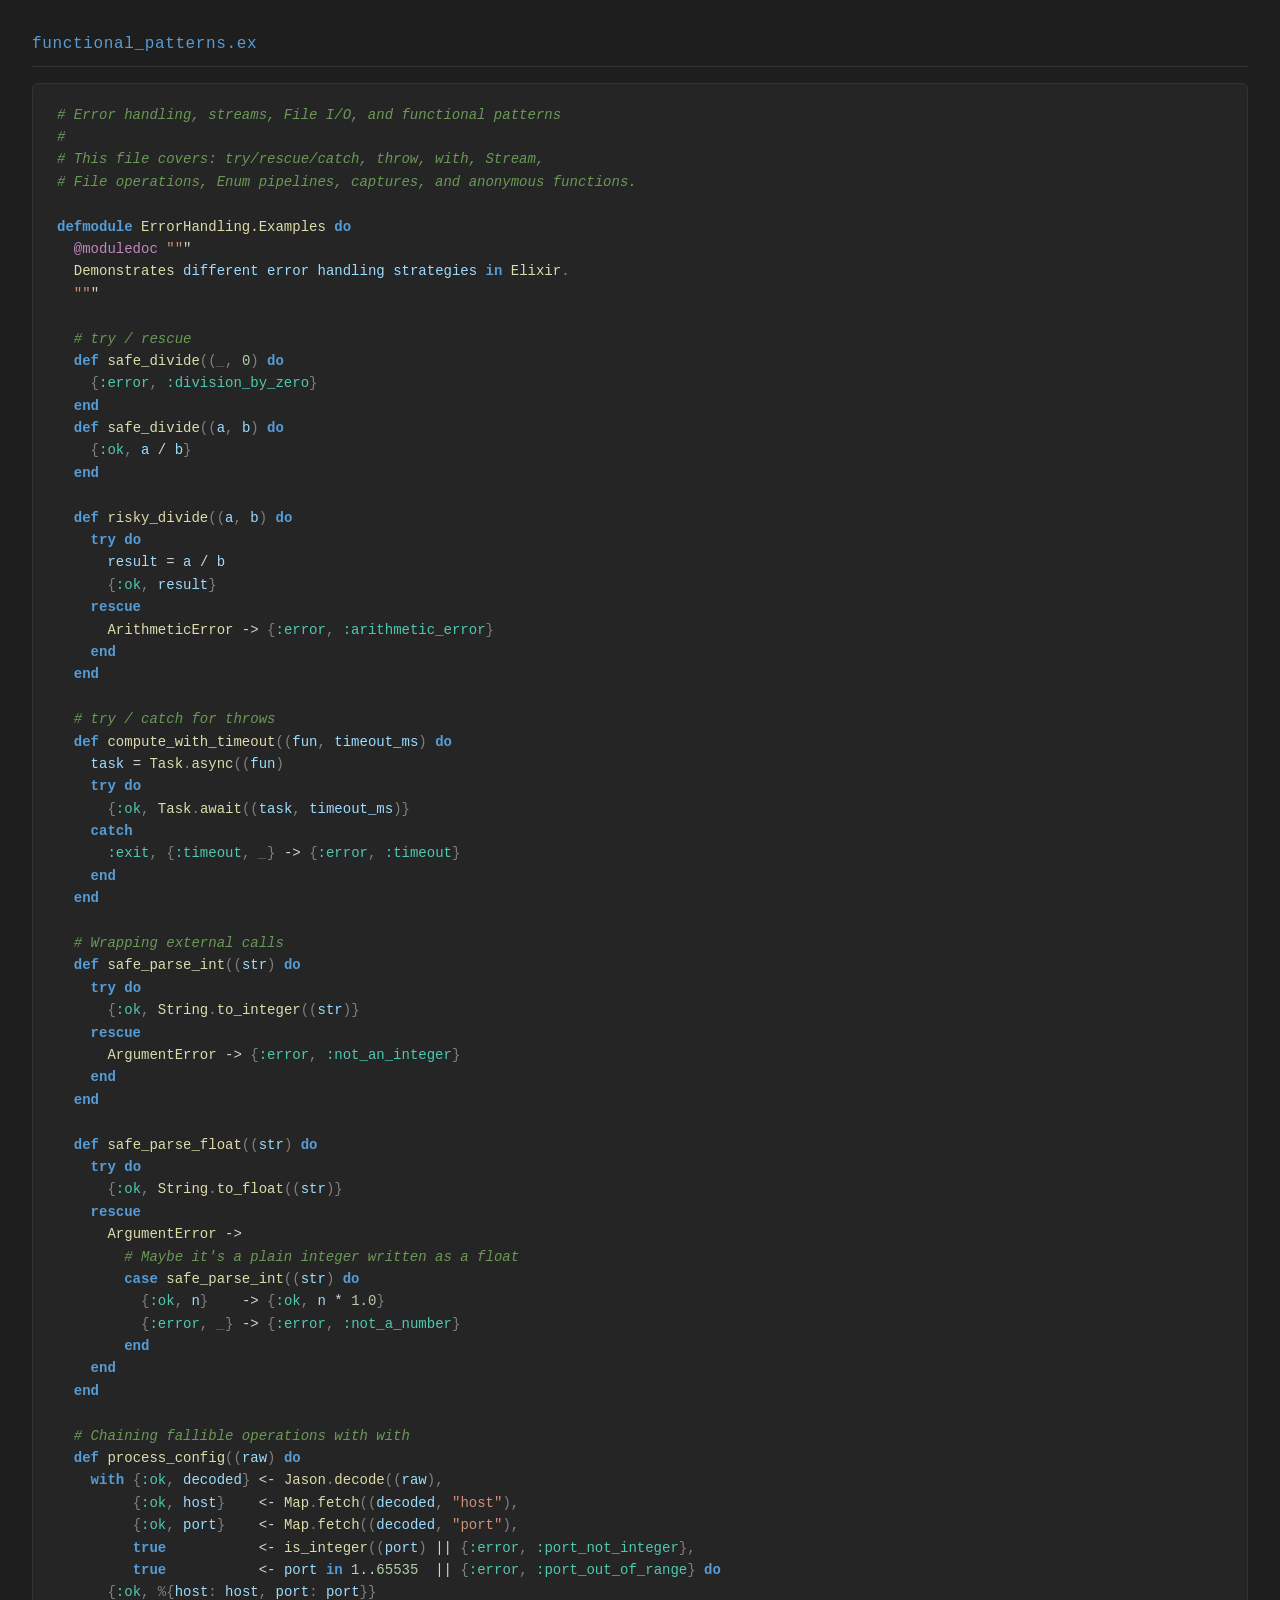
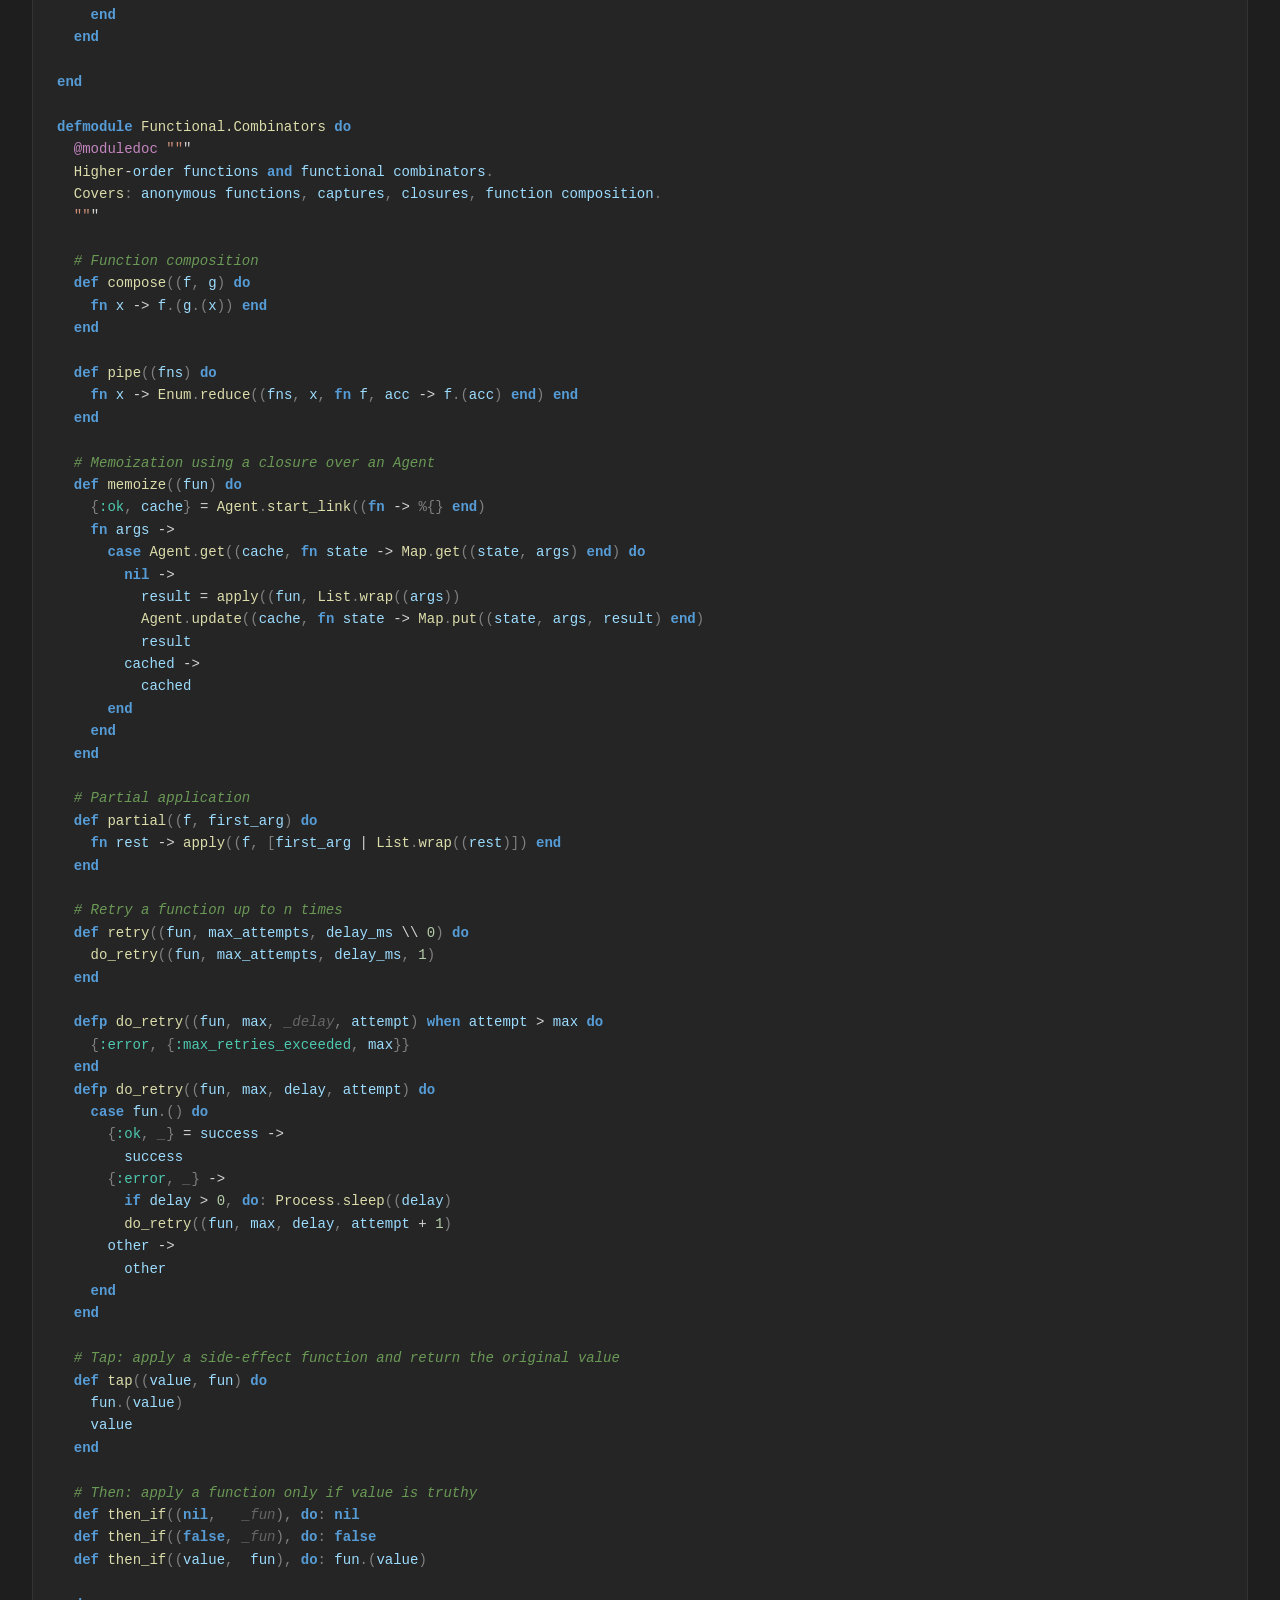
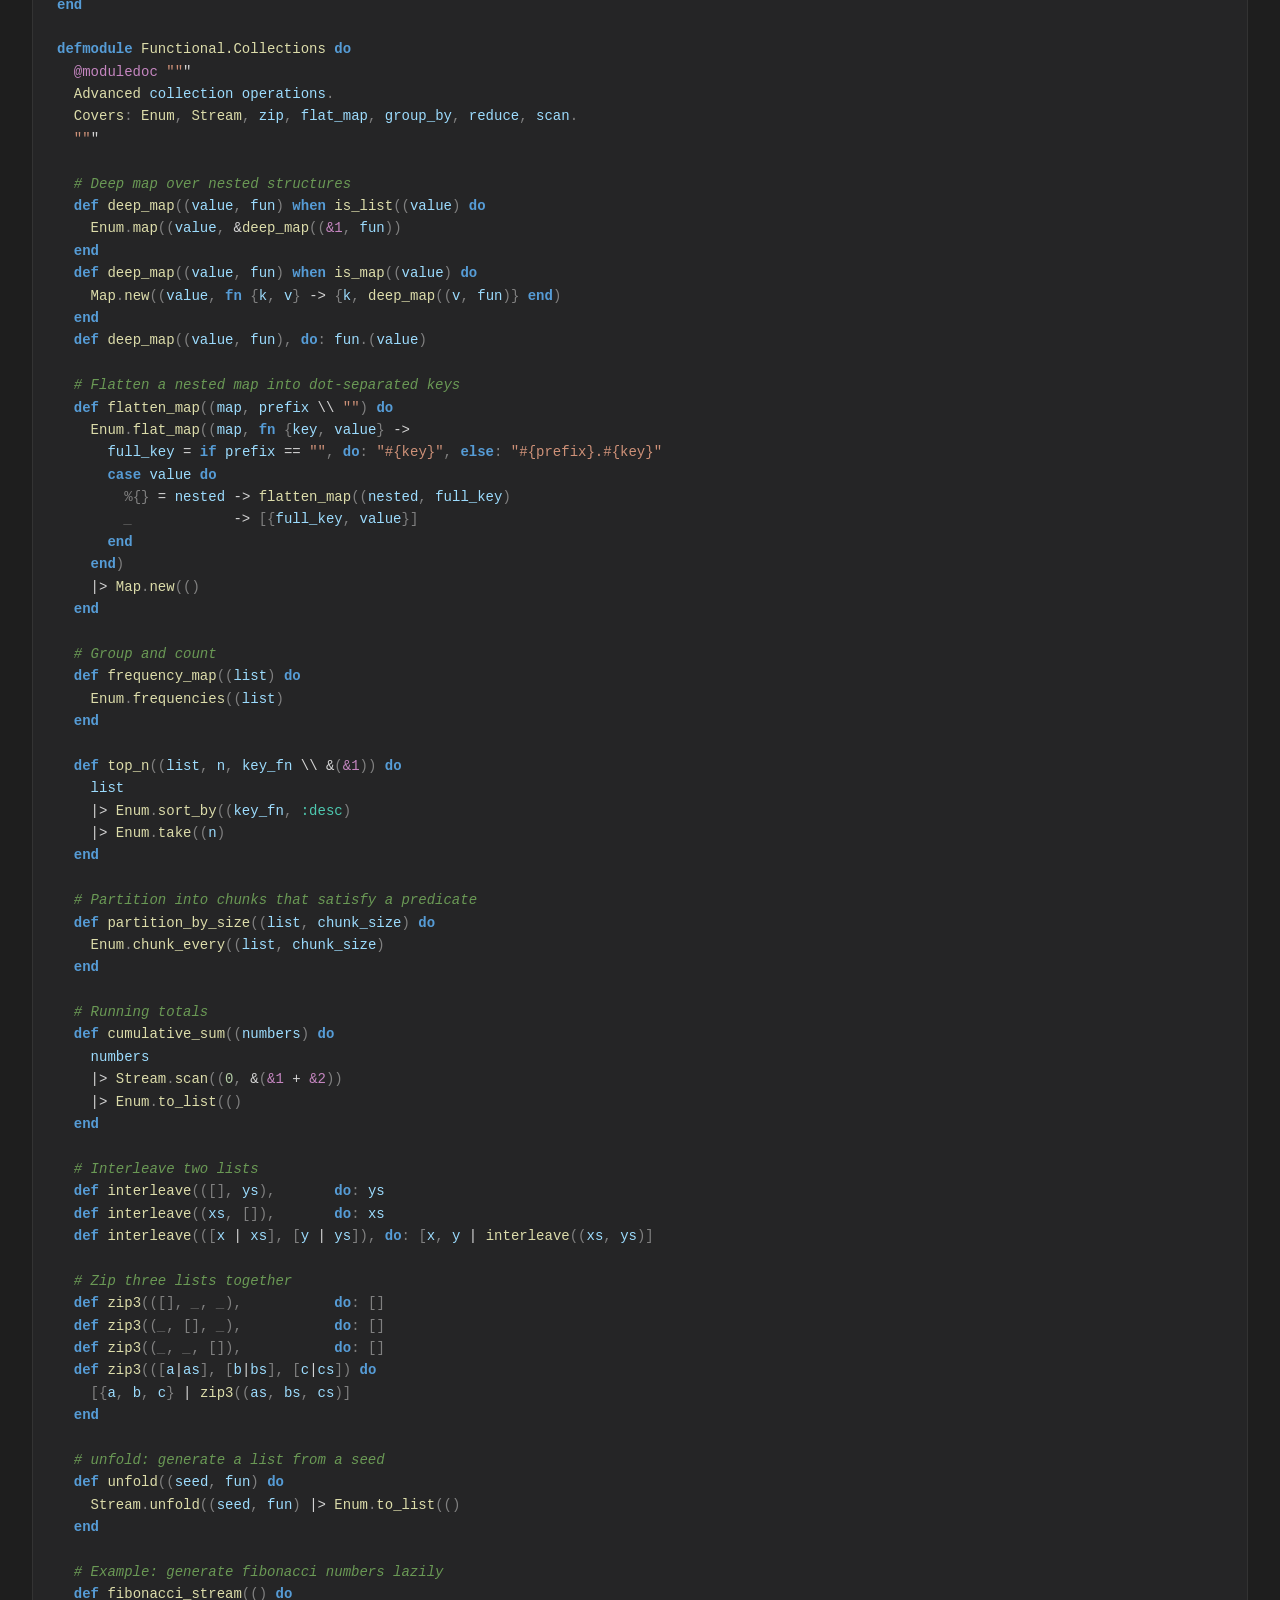
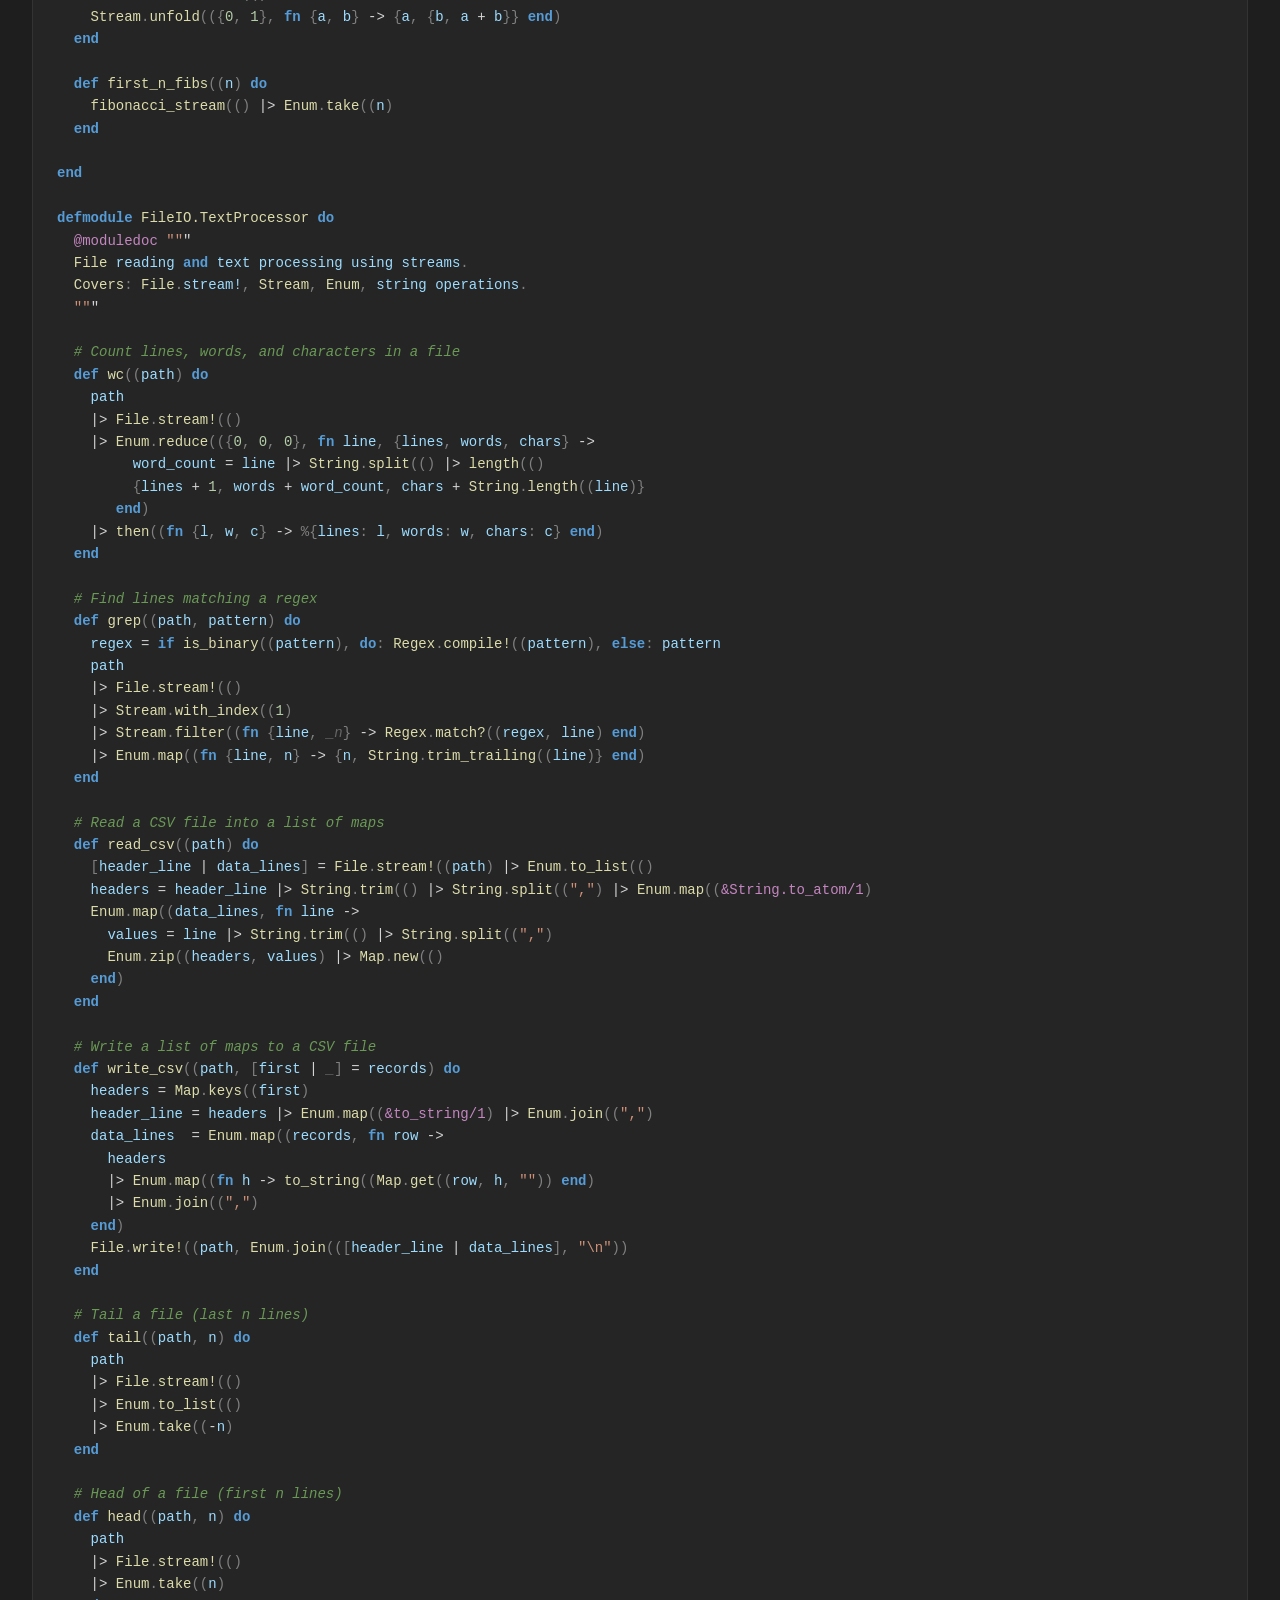
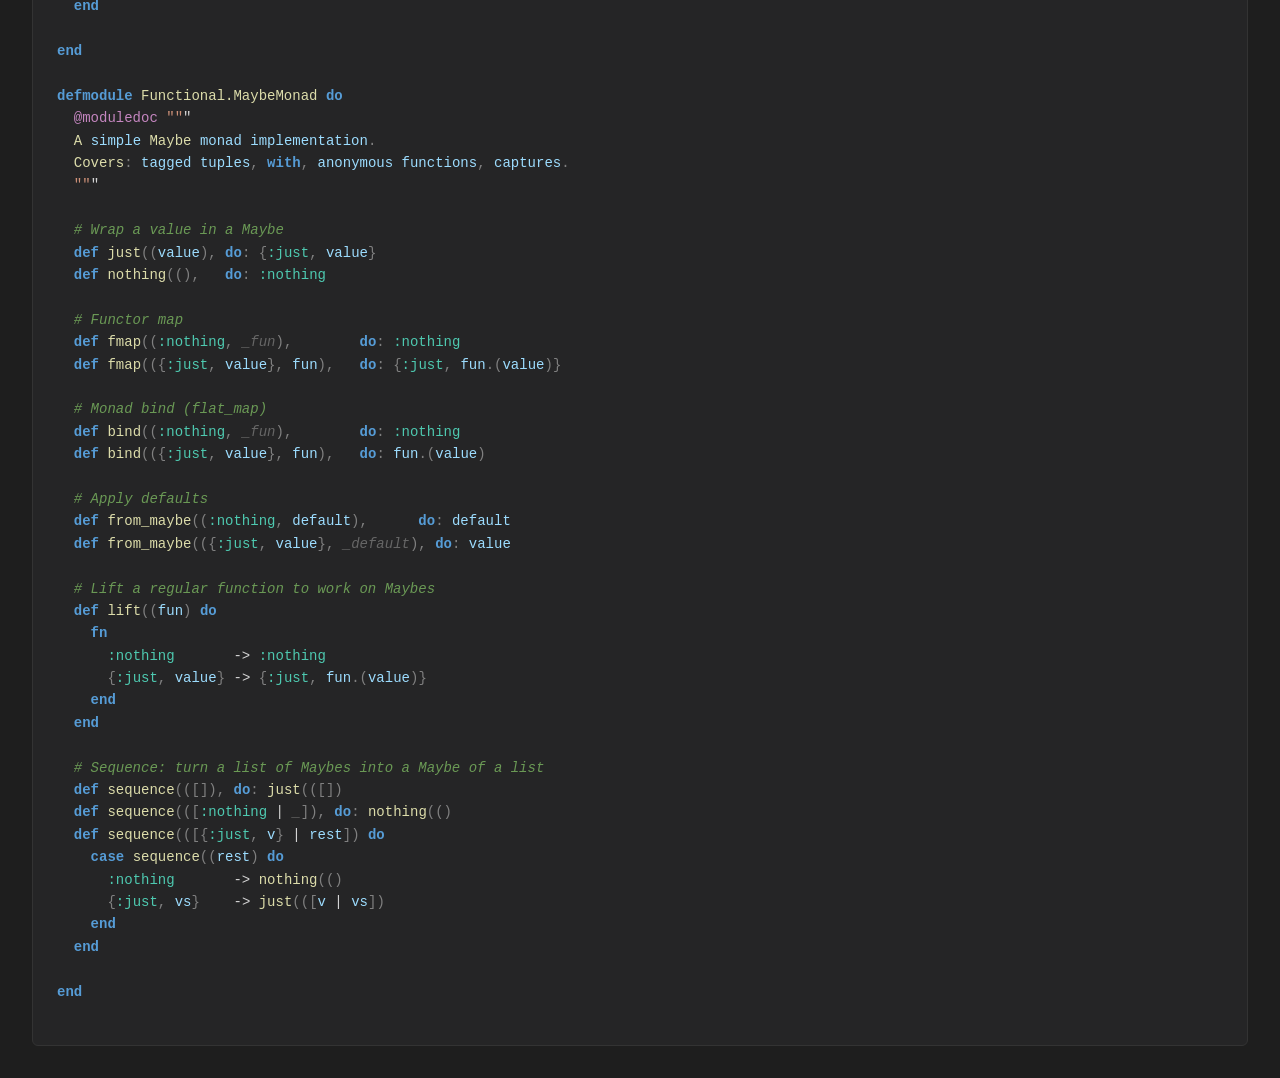
<file: Elixir/output_parallel/functional_patterns_parallel.html>
<!DOCTYPE html>
<html lang="en">
  <head>
    <meta charset="UTF-8">
    <title>functional_patterns.ex</title>
    <link rel="stylesheet" href="../token_colors.css">
  </head>
  <body>
    <h1 class="filename">functional_patterns.ex</h1>
    <pre class="code-block">
<span class="comment"># Error handling, streams, File I/O, and functional patterns</span>
<span class="comment">#</span>
<span class="comment"># This file covers: try/rescue/catch, throw, with, Stream,</span>
<span class="comment"># File operations, Enum pipelines, captures, and anonymous functions.</span>

<span class="reserved-word">defmodule</span> <span class="module">ErrorHandling.Examples</span> <span class="reserved-word">do</span>
  <span class="special">@moduledoc</span> <span class="string">""</span><span class="text">"</span>
  <span class="module">Demonstrates</span> <span class="variable">different</span> <span class="variable">error</span> <span class="variable">handling</span> <span class="variable">strategies</span> <span class="reserved-word">in</span> <span class="module">Elixir</span><span class="punctuation">.</span>
  <span class="string">""</span><span class="text">"</span>

  <span class="comment"># try / rescue</span>
  <span class="reserved-word">def</span> <span class="function">safe_divide</span><span class="punctuation">(</span><span class="punctuation">(</span><span class="ignored">_</span><span class="punctuation">,</span> <span class="number">0</span><span class="punctuation">)</span> <span class="reserved-word">do</span>
    <span class="punctuation">{</span><span class="atom">:error</span><span class="punctuation">,</span> <span class="atom">:division_by_zero</span><span class="punctuation">}</span>
  <span class="reserved-word">end</span>
  <span class="reserved-word">def</span> <span class="function">safe_divide</span><span class="punctuation">(</span><span class="punctuation">(</span><span class="variable">a</span><span class="punctuation">,</span> <span class="variable">b</span><span class="punctuation">)</span> <span class="reserved-word">do</span>
    <span class="punctuation">{</span><span class="atom">:ok</span><span class="punctuation">,</span> <span class="variable">a</span> <span class="operator">/</span> <span class="variable">b</span><span class="punctuation">}</span>
  <span class="reserved-word">end</span>

  <span class="reserved-word">def</span> <span class="function">risky_divide</span><span class="punctuation">(</span><span class="punctuation">(</span><span class="variable">a</span><span class="punctuation">,</span> <span class="variable">b</span><span class="punctuation">)</span> <span class="reserved-word">do</span>
    <span class="reserved-word">try</span> <span class="reserved-word">do</span>
      <span class="variable">result</span> <span class="operator">=</span> <span class="variable">a</span> <span class="operator">/</span> <span class="variable">b</span>
      <span class="punctuation">{</span><span class="atom">:ok</span><span class="punctuation">,</span> <span class="variable">result</span><span class="punctuation">}</span>
    <span class="reserved-word">rescue</span>
      <span class="module">ArithmeticError</span> <span class="operator">-&gt;</span> <span class="punctuation">{</span><span class="atom">:error</span><span class="punctuation">,</span> <span class="atom">:arithmetic_error</span><span class="punctuation">}</span>
    <span class="reserved-word">end</span>
  <span class="reserved-word">end</span>

  <span class="comment"># try / catch for throws</span>
  <span class="reserved-word">def</span> <span class="function">compute_with_timeout</span><span class="punctuation">(</span><span class="punctuation">(</span><span class="variable">fun</span><span class="punctuation">,</span> <span class="variable">timeout_ms</span><span class="punctuation">)</span> <span class="reserved-word">do</span>
    <span class="variable">task</span> <span class="operator">=</span> <span class="module">Task</span><span class="punctuation">.</span><span class="function">async</span><span class="punctuation">(</span><span class="punctuation">(</span><span class="variable">fun</span><span class="punctuation">)</span>
    <span class="reserved-word">try</span> <span class="reserved-word">do</span>
      <span class="punctuation">{</span><span class="atom">:ok</span><span class="punctuation">,</span> <span class="module">Task</span><span class="punctuation">.</span><span class="function">await</span><span class="punctuation">(</span><span class="punctuation">(</span><span class="variable">task</span><span class="punctuation">,</span> <span class="variable">timeout_ms</span><span class="punctuation">)</span><span class="punctuation">}</span>
    <span class="reserved-word">catch</span>
      <span class="atom">:exit</span><span class="punctuation">,</span> <span class="punctuation">{</span><span class="atom">:timeout</span><span class="punctuation">,</span> <span class="ignored">_</span><span class="punctuation">}</span> <span class="operator">-&gt;</span> <span class="punctuation">{</span><span class="atom">:error</span><span class="punctuation">,</span> <span class="atom">:timeout</span><span class="punctuation">}</span>
    <span class="reserved-word">end</span>
  <span class="reserved-word">end</span>

  <span class="comment"># Wrapping external calls</span>
  <span class="reserved-word">def</span> <span class="function">safe_parse_int</span><span class="punctuation">(</span><span class="punctuation">(</span><span class="variable">str</span><span class="punctuation">)</span> <span class="reserved-word">do</span>
    <span class="reserved-word">try</span> <span class="reserved-word">do</span>
      <span class="punctuation">{</span><span class="atom">:ok</span><span class="punctuation">,</span> <span class="module">String</span><span class="punctuation">.</span><span class="function">to_integer</span><span class="punctuation">(</span><span class="punctuation">(</span><span class="variable">str</span><span class="punctuation">)</span><span class="punctuation">}</span>
    <span class="reserved-word">rescue</span>
      <span class="module">ArgumentError</span> <span class="operator">-&gt;</span> <span class="punctuation">{</span><span class="atom">:error</span><span class="punctuation">,</span> <span class="atom">:not_an_integer</span><span class="punctuation">}</span>
    <span class="reserved-word">end</span>
  <span class="reserved-word">end</span>

  <span class="reserved-word">def</span> <span class="function">safe_parse_float</span><span class="punctuation">(</span><span class="punctuation">(</span><span class="variable">str</span><span class="punctuation">)</span> <span class="reserved-word">do</span>
    <span class="reserved-word">try</span> <span class="reserved-word">do</span>
      <span class="punctuation">{</span><span class="atom">:ok</span><span class="punctuation">,</span> <span class="module">String</span><span class="punctuation">.</span><span class="function">to_float</span><span class="punctuation">(</span><span class="punctuation">(</span><span class="variable">str</span><span class="punctuation">)</span><span class="punctuation">}</span>
    <span class="reserved-word">rescue</span>
      <span class="module">ArgumentError</span> <span class="operator">-&gt;</span>
        <span class="comment"># Maybe it's a plain integer written as a float</span>
        <span class="reserved-word">case</span> <span class="function">safe_parse_int</span><span class="punctuation">(</span><span class="punctuation">(</span><span class="variable">str</span><span class="punctuation">)</span> <span class="reserved-word">do</span>
          <span class="punctuation">{</span><span class="atom">:ok</span><span class="punctuation">,</span> <span class="variable">n</span><span class="punctuation">}</span>    <span class="operator">-&gt;</span> <span class="punctuation">{</span><span class="atom">:ok</span><span class="punctuation">,</span> <span class="variable">n</span> <span class="operator">*</span> <span class="number">1.0</span><span class="punctuation">}</span>
          <span class="punctuation">{</span><span class="atom">:error</span><span class="punctuation">,</span> <span class="ignored">_</span><span class="punctuation">}</span> <span class="operator">-&gt;</span> <span class="punctuation">{</span><span class="atom">:error</span><span class="punctuation">,</span> <span class="atom">:not_a_number</span><span class="punctuation">}</span>
        <span class="reserved-word">end</span>
    <span class="reserved-word">end</span>
  <span class="reserved-word">end</span>

  <span class="comment"># Chaining fallible operations with with</span>
  <span class="reserved-word">def</span> <span class="function">process_config</span><span class="punctuation">(</span><span class="punctuation">(</span><span class="variable">raw</span><span class="punctuation">)</span> <span class="reserved-word">do</span>
    <span class="reserved-word">with</span> <span class="punctuation">{</span><span class="atom">:ok</span><span class="punctuation">,</span> <span class="variable">decoded</span><span class="punctuation">}</span> <span class="operator">&lt;-</span> <span class="module">Jason</span><span class="punctuation">.</span><span class="function">decode</span><span class="punctuation">(</span><span class="punctuation">(</span><span class="variable">raw</span><span class="punctuation">)</span><span class="punctuation">,</span>
         <span class="punctuation">{</span><span class="atom">:ok</span><span class="punctuation">,</span> <span class="variable">host</span><span class="punctuation">}</span>    <span class="operator">&lt;-</span> <span class="module">Map</span><span class="punctuation">.</span><span class="function">fetch</span><span class="punctuation">(</span><span class="punctuation">(</span><span class="variable">decoded</span><span class="punctuation">,</span> <span class="string">"host"</span><span class="punctuation">)</span><span class="punctuation">,</span>
         <span class="punctuation">{</span><span class="atom">:ok</span><span class="punctuation">,</span> <span class="variable">port</span><span class="punctuation">}</span>    <span class="operator">&lt;-</span> <span class="module">Map</span><span class="punctuation">.</span><span class="function">fetch</span><span class="punctuation">(</span><span class="punctuation">(</span><span class="variable">decoded</span><span class="punctuation">,</span> <span class="string">"port"</span><span class="punctuation">)</span><span class="punctuation">,</span>
         <span class="reserved-word">true</span>           <span class="operator">&lt;-</span> <span class="function">is_integer</span><span class="punctuation">(</span><span class="punctuation">(</span><span class="variable">port</span><span class="punctuation">)</span> <span class="operator">||</span> <span class="punctuation">{</span><span class="atom">:error</span><span class="punctuation">,</span> <span class="atom">:port_not_integer</span><span class="punctuation">}</span><span class="punctuation">,</span>
         <span class="reserved-word">true</span>           <span class="operator">&lt;-</span> <span class="variable">port</span> <span class="reserved-word">in</span> <span class="number">1</span><span class="operator">..</span><span class="number">65535</span>  <span class="operator">||</span> <span class="punctuation">{</span><span class="atom">:error</span><span class="punctuation">,</span> <span class="atom">:port_out_of_range</span><span class="punctuation">}</span> <span class="reserved-word">do</span>
      <span class="punctuation">{</span><span class="atom">:ok</span><span class="punctuation">,</span> <span class="punctuation">%</span><span class="punctuation">{</span><span class="variable">host</span><span class="punctuation">:</span> <span class="variable">host</span><span class="punctuation">,</span> <span class="variable">port</span><span class="punctuation">:</span> <span class="variable">port</span><span class="punctuation">}</span><span class="punctuation">}</span>
    <span class="reserved-word">end</span>
  <span class="reserved-word">end</span>

<span class="reserved-word">end</span>

<span class="reserved-word">defmodule</span> <span class="module">Functional.Combinators</span> <span class="reserved-word">do</span>
  <span class="special">@moduledoc</span> <span class="string">""</span><span class="text">"</span>
  <span class="module">Higher</span><span class="operator">-</span><span class="variable">order</span> <span class="variable">functions</span> <span class="reserved-word">and</span> <span class="variable">functional</span> <span class="variable">combinators</span><span class="punctuation">.</span>
  <span class="module">Covers</span><span class="punctuation">:</span> <span class="variable">anonymous</span> <span class="variable">functions</span><span class="punctuation">,</span> <span class="variable">captures</span><span class="punctuation">,</span> <span class="variable">closures</span><span class="punctuation">,</span> <span class="variable">function</span> <span class="variable">composition</span><span class="punctuation">.</span>
  <span class="string">""</span><span class="text">"</span>

  <span class="comment"># Function composition</span>
  <span class="reserved-word">def</span> <span class="function">compose</span><span class="punctuation">(</span><span class="punctuation">(</span><span class="variable">f</span><span class="punctuation">,</span> <span class="variable">g</span><span class="punctuation">)</span> <span class="reserved-word">do</span>
    <span class="reserved-word">fn</span> <span class="variable">x</span> <span class="operator">-&gt;</span> <span class="variable">f</span><span class="punctuation">.</span><span class="punctuation">(</span><span class="variable">g</span><span class="punctuation">.</span><span class="punctuation">(</span><span class="variable">x</span><span class="punctuation">)</span><span class="punctuation">)</span> <span class="reserved-word">end</span>
  <span class="reserved-word">end</span>

  <span class="reserved-word">def</span> <span class="function">pipe</span><span class="punctuation">(</span><span class="punctuation">(</span><span class="variable">fns</span><span class="punctuation">)</span> <span class="reserved-word">do</span>
    <span class="reserved-word">fn</span> <span class="variable">x</span> <span class="operator">-&gt;</span> <span class="module">Enum</span><span class="punctuation">.</span><span class="function">reduce</span><span class="punctuation">(</span><span class="punctuation">(</span><span class="variable">fns</span><span class="punctuation">,</span> <span class="variable">x</span><span class="punctuation">,</span> <span class="reserved-word">fn</span> <span class="variable">f</span><span class="punctuation">,</span> <span class="variable">acc</span> <span class="operator">-&gt;</span> <span class="variable">f</span><span class="punctuation">.</span><span class="punctuation">(</span><span class="variable">acc</span><span class="punctuation">)</span> <span class="reserved-word">end</span><span class="punctuation">)</span> <span class="reserved-word">end</span>
  <span class="reserved-word">end</span>

  <span class="comment"># Memoization using a closure over an Agent</span>
  <span class="reserved-word">def</span> <span class="function">memoize</span><span class="punctuation">(</span><span class="punctuation">(</span><span class="variable">fun</span><span class="punctuation">)</span> <span class="reserved-word">do</span>
    <span class="punctuation">{</span><span class="atom">:ok</span><span class="punctuation">,</span> <span class="variable">cache</span><span class="punctuation">}</span> <span class="operator">=</span> <span class="module">Agent</span><span class="punctuation">.</span><span class="function">start_link</span><span class="punctuation">(</span><span class="punctuation">(</span><span class="reserved-word">fn</span> <span class="operator">-&gt;</span> <span class="punctuation">%</span><span class="punctuation">{</span><span class="punctuation">}</span> <span class="reserved-word">end</span><span class="punctuation">)</span>
    <span class="reserved-word">fn</span> <span class="variable">args</span> <span class="operator">-&gt;</span>
      <span class="reserved-word">case</span> <span class="module">Agent</span><span class="punctuation">.</span><span class="function">get</span><span class="punctuation">(</span><span class="punctuation">(</span><span class="variable">cache</span><span class="punctuation">,</span> <span class="reserved-word">fn</span> <span class="variable">state</span> <span class="operator">-&gt;</span> <span class="module">Map</span><span class="punctuation">.</span><span class="function">get</span><span class="punctuation">(</span><span class="punctuation">(</span><span class="variable">state</span><span class="punctuation">,</span> <span class="variable">args</span><span class="punctuation">)</span> <span class="reserved-word">end</span><span class="punctuation">)</span> <span class="reserved-word">do</span>
        <span class="reserved-word">nil</span> <span class="operator">-&gt;</span>
          <span class="variable">result</span> <span class="operator">=</span> <span class="function">apply</span><span class="punctuation">(</span><span class="punctuation">(</span><span class="variable">fun</span><span class="punctuation">,</span> <span class="module">List</span><span class="punctuation">.</span><span class="function">wrap</span><span class="punctuation">(</span><span class="punctuation">(</span><span class="variable">args</span><span class="punctuation">)</span><span class="punctuation">)</span>
          <span class="module">Agent</span><span class="punctuation">.</span><span class="function">update</span><span class="punctuation">(</span><span class="punctuation">(</span><span class="variable">cache</span><span class="punctuation">,</span> <span class="reserved-word">fn</span> <span class="variable">state</span> <span class="operator">-&gt;</span> <span class="module">Map</span><span class="punctuation">.</span><span class="function">put</span><span class="punctuation">(</span><span class="punctuation">(</span><span class="variable">state</span><span class="punctuation">,</span> <span class="variable">args</span><span class="punctuation">,</span> <span class="variable">result</span><span class="punctuation">)</span> <span class="reserved-word">end</span><span class="punctuation">)</span>
          <span class="variable">result</span>
        <span class="variable">cached</span> <span class="operator">-&gt;</span>
          <span class="variable">cached</span>
      <span class="reserved-word">end</span>
    <span class="reserved-word">end</span>
  <span class="reserved-word">end</span>

  <span class="comment"># Partial application</span>
  <span class="reserved-word">def</span> <span class="function">partial</span><span class="punctuation">(</span><span class="punctuation">(</span><span class="variable">f</span><span class="punctuation">,</span> <span class="variable">first_arg</span><span class="punctuation">)</span> <span class="reserved-word">do</span>
    <span class="reserved-word">fn</span> <span class="variable">rest</span> <span class="operator">-&gt;</span> <span class="function">apply</span><span class="punctuation">(</span><span class="punctuation">(</span><span class="variable">f</span><span class="punctuation">,</span> <span class="punctuation">[</span><span class="variable">first_arg</span> <span class="operator">|</span> <span class="module">List</span><span class="punctuation">.</span><span class="function">wrap</span><span class="punctuation">(</span><span class="punctuation">(</span><span class="variable">rest</span><span class="punctuation">)</span><span class="punctuation">]</span><span class="punctuation">)</span> <span class="reserved-word">end</span>
  <span class="reserved-word">end</span>

  <span class="comment"># Retry a function up to n times</span>
  <span class="reserved-word">def</span> <span class="function">retry</span><span class="punctuation">(</span><span class="punctuation">(</span><span class="variable">fun</span><span class="punctuation">,</span> <span class="variable">max_attempts</span><span class="punctuation">,</span> <span class="variable">delay_ms</span> <span class="text">\</span><span class="text">\</span> <span class="number">0</span><span class="punctuation">)</span> <span class="reserved-word">do</span>
    <span class="function">do_retry</span><span class="punctuation">(</span><span class="punctuation">(</span><span class="variable">fun</span><span class="punctuation">,</span> <span class="variable">max_attempts</span><span class="punctuation">,</span> <span class="variable">delay_ms</span><span class="punctuation">,</span> <span class="number">1</span><span class="punctuation">)</span>
  <span class="reserved-word">end</span>

  <span class="reserved-word">defp</span> <span class="function">do_retry</span><span class="punctuation">(</span><span class="punctuation">(</span><span class="variable">fun</span><span class="punctuation">,</span> <span class="variable">max</span><span class="punctuation">,</span> <span class="ignored">_delay</span><span class="punctuation">,</span> <span class="variable">attempt</span><span class="punctuation">)</span> <span class="reserved-word">when</span> <span class="variable">attempt</span> <span class="operator">&gt;</span> <span class="variable">max</span> <span class="reserved-word">do</span>
    <span class="punctuation">{</span><span class="atom">:error</span><span class="punctuation">,</span> <span class="punctuation">{</span><span class="atom">:max_retries_exceeded</span><span class="punctuation">,</span> <span class="variable">max</span><span class="punctuation">}</span><span class="punctuation">}</span>
  <span class="reserved-word">end</span>
  <span class="reserved-word">defp</span> <span class="function">do_retry</span><span class="punctuation">(</span><span class="punctuation">(</span><span class="variable">fun</span><span class="punctuation">,</span> <span class="variable">max</span><span class="punctuation">,</span> <span class="variable">delay</span><span class="punctuation">,</span> <span class="variable">attempt</span><span class="punctuation">)</span> <span class="reserved-word">do</span>
    <span class="reserved-word">case</span> <span class="variable">fun</span><span class="punctuation">.</span><span class="punctuation">(</span><span class="punctuation">)</span> <span class="reserved-word">do</span>
      <span class="punctuation">{</span><span class="atom">:ok</span><span class="punctuation">,</span> <span class="ignored">_</span><span class="punctuation">}</span> <span class="operator">=</span> <span class="variable">success</span> <span class="operator">-&gt;</span>
        <span class="variable">success</span>
      <span class="punctuation">{</span><span class="atom">:error</span><span class="punctuation">,</span> <span class="ignored">_</span><span class="punctuation">}</span> <span class="operator">-&gt;</span>
        <span class="reserved-word">if</span> <span class="variable">delay</span> <span class="operator">&gt;</span> <span class="number">0</span><span class="punctuation">,</span> <span class="reserved-word">do</span><span class="punctuation">:</span> <span class="module">Process</span><span class="punctuation">.</span><span class="function">sleep</span><span class="punctuation">(</span><span class="punctuation">(</span><span class="variable">delay</span><span class="punctuation">)</span>
        <span class="function">do_retry</span><span class="punctuation">(</span><span class="punctuation">(</span><span class="variable">fun</span><span class="punctuation">,</span> <span class="variable">max</span><span class="punctuation">,</span> <span class="variable">delay</span><span class="punctuation">,</span> <span class="variable">attempt</span> <span class="operator">+</span> <span class="number">1</span><span class="punctuation">)</span>
      <span class="variable">other</span> <span class="operator">-&gt;</span>
        <span class="variable">other</span>
    <span class="reserved-word">end</span>
  <span class="reserved-word">end</span>

  <span class="comment"># Tap: apply a side-effect function and return the original value</span>
  <span class="reserved-word">def</span> <span class="function">tap</span><span class="punctuation">(</span><span class="punctuation">(</span><span class="variable">value</span><span class="punctuation">,</span> <span class="variable">fun</span><span class="punctuation">)</span> <span class="reserved-word">do</span>
    <span class="variable">fun</span><span class="punctuation">.</span><span class="punctuation">(</span><span class="variable">value</span><span class="punctuation">)</span>
    <span class="variable">value</span>
  <span class="reserved-word">end</span>

  <span class="comment"># Then: apply a function only if value is truthy</span>
  <span class="reserved-word">def</span> <span class="function">then_if</span><span class="punctuation">(</span><span class="punctuation">(</span><span class="reserved-word">nil</span><span class="punctuation">,</span>   <span class="ignored">_fun</span><span class="punctuation">)</span><span class="punctuation">,</span> <span class="reserved-word">do</span><span class="punctuation">:</span> <span class="reserved-word">nil</span>
  <span class="reserved-word">def</span> <span class="function">then_if</span><span class="punctuation">(</span><span class="punctuation">(</span><span class="reserved-word">false</span><span class="punctuation">,</span> <span class="ignored">_fun</span><span class="punctuation">)</span><span class="punctuation">,</span> <span class="reserved-word">do</span><span class="punctuation">:</span> <span class="reserved-word">false</span>
  <span class="reserved-word">def</span> <span class="function">then_if</span><span class="punctuation">(</span><span class="punctuation">(</span><span class="variable">value</span><span class="punctuation">,</span>  <span class="variable">fun</span><span class="punctuation">)</span><span class="punctuation">,</span> <span class="reserved-word">do</span><span class="punctuation">:</span> <span class="variable">fun</span><span class="punctuation">.</span><span class="punctuation">(</span><span class="variable">value</span><span class="punctuation">)</span>

<span class="reserved-word">end</span>

<span class="reserved-word">defmodule</span> <span class="module">Functional.Collections</span> <span class="reserved-word">do</span>
  <span class="special">@moduledoc</span> <span class="string">""</span><span class="text">"</span>
  <span class="module">Advanced</span> <span class="variable">collection</span> <span class="variable">operations</span><span class="punctuation">.</span>
  <span class="module">Covers</span><span class="punctuation">:</span> <span class="module">Enum</span><span class="punctuation">,</span> <span class="module">Stream</span><span class="punctuation">,</span> <span class="variable">zip</span><span class="punctuation">,</span> <span class="variable">flat_map</span><span class="punctuation">,</span> <span class="variable">group_by</span><span class="punctuation">,</span> <span class="variable">reduce</span><span class="punctuation">,</span> <span class="variable">scan</span><span class="punctuation">.</span>
  <span class="string">""</span><span class="text">"</span>

  <span class="comment"># Deep map over nested structures</span>
  <span class="reserved-word">def</span> <span class="function">deep_map</span><span class="punctuation">(</span><span class="punctuation">(</span><span class="variable">value</span><span class="punctuation">,</span> <span class="variable">fun</span><span class="punctuation">)</span> <span class="reserved-word">when</span> <span class="function">is_list</span><span class="punctuation">(</span><span class="punctuation">(</span><span class="variable">value</span><span class="punctuation">)</span> <span class="reserved-word">do</span>
    <span class="module">Enum</span><span class="punctuation">.</span><span class="function">map</span><span class="punctuation">(</span><span class="punctuation">(</span><span class="variable">value</span><span class="punctuation">,</span> <span class="operator">&amp;</span><span class="function">deep_map</span><span class="punctuation">(</span><span class="punctuation">(</span><span class="capture">&amp;1</span><span class="punctuation">,</span> <span class="variable">fun</span><span class="punctuation">)</span><span class="punctuation">)</span>
  <span class="reserved-word">end</span>
  <span class="reserved-word">def</span> <span class="function">deep_map</span><span class="punctuation">(</span><span class="punctuation">(</span><span class="variable">value</span><span class="punctuation">,</span> <span class="variable">fun</span><span class="punctuation">)</span> <span class="reserved-word">when</span> <span class="function">is_map</span><span class="punctuation">(</span><span class="punctuation">(</span><span class="variable">value</span><span class="punctuation">)</span> <span class="reserved-word">do</span>
    <span class="module">Map</span><span class="punctuation">.</span><span class="function">new</span><span class="punctuation">(</span><span class="punctuation">(</span><span class="variable">value</span><span class="punctuation">,</span> <span class="reserved-word">fn</span> <span class="punctuation">{</span><span class="variable">k</span><span class="punctuation">,</span> <span class="variable">v</span><span class="punctuation">}</span> <span class="operator">-&gt;</span> <span class="punctuation">{</span><span class="variable">k</span><span class="punctuation">,</span> <span class="function">deep_map</span><span class="punctuation">(</span><span class="punctuation">(</span><span class="variable">v</span><span class="punctuation">,</span> <span class="variable">fun</span><span class="punctuation">)</span><span class="punctuation">}</span> <span class="reserved-word">end</span><span class="punctuation">)</span>
  <span class="reserved-word">end</span>
  <span class="reserved-word">def</span> <span class="function">deep_map</span><span class="punctuation">(</span><span class="punctuation">(</span><span class="variable">value</span><span class="punctuation">,</span> <span class="variable">fun</span><span class="punctuation">)</span><span class="punctuation">,</span> <span class="reserved-word">do</span><span class="punctuation">:</span> <span class="variable">fun</span><span class="punctuation">.</span><span class="punctuation">(</span><span class="variable">value</span><span class="punctuation">)</span>

  <span class="comment"># Flatten a nested map into dot-separated keys</span>
  <span class="reserved-word">def</span> <span class="function">flatten_map</span><span class="punctuation">(</span><span class="punctuation">(</span><span class="variable">map</span><span class="punctuation">,</span> <span class="variable">prefix</span> <span class="text">\</span><span class="text">\</span> <span class="string">""</span><span class="punctuation">)</span> <span class="reserved-word">do</span>
    <span class="module">Enum</span><span class="punctuation">.</span><span class="function">flat_map</span><span class="punctuation">(</span><span class="punctuation">(</span><span class="variable">map</span><span class="punctuation">,</span> <span class="reserved-word">fn</span> <span class="punctuation">{</span><span class="variable">key</span><span class="punctuation">,</span> <span class="variable">value</span><span class="punctuation">}</span> <span class="operator">-&gt;</span>
      <span class="variable">full_key</span> <span class="operator">=</span> <span class="reserved-word">if</span> <span class="variable">prefix</span> <span class="operator">==</span> <span class="string">""</span><span class="punctuation">,</span> <span class="reserved-word">do</span><span class="punctuation">:</span> <span class="string">"#{key}"</span><span class="punctuation">,</span> <span class="reserved-word">else</span><span class="punctuation">:</span> <span class="string">"#{prefix}.#{key}"</span>
      <span class="reserved-word">case</span> <span class="variable">value</span> <span class="reserved-word">do</span>
        <span class="punctuation">%</span><span class="punctuation">{</span><span class="punctuation">}</span> <span class="operator">=</span> <span class="variable">nested</span> <span class="operator">-&gt;</span> <span class="function">flatten_map</span><span class="punctuation">(</span><span class="punctuation">(</span><span class="variable">nested</span><span class="punctuation">,</span> <span class="variable">full_key</span><span class="punctuation">)</span>
        <span class="ignored">_</span>            <span class="operator">-&gt;</span> <span class="punctuation">[</span><span class="punctuation">{</span><span class="variable">full_key</span><span class="punctuation">,</span> <span class="variable">value</span><span class="punctuation">}</span><span class="punctuation">]</span>
      <span class="reserved-word">end</span>
    <span class="reserved-word">end</span><span class="punctuation">)</span>
    <span class="operator">|&gt;</span> <span class="module">Map</span><span class="punctuation">.</span><span class="function">new</span><span class="punctuation">(</span><span class="punctuation">(</span><span class="punctuation">)</span>
  <span class="reserved-word">end</span>

  <span class="comment"># Group and count</span>
  <span class="reserved-word">def</span> <span class="function">frequency_map</span><span class="punctuation">(</span><span class="punctuation">(</span><span class="variable">list</span><span class="punctuation">)</span> <span class="reserved-word">do</span>
    <span class="module">Enum</span><span class="punctuation">.</span><span class="function">frequencies</span><span class="punctuation">(</span><span class="punctuation">(</span><span class="variable">list</span><span class="punctuation">)</span>
  <span class="reserved-word">end</span>

  <span class="reserved-word">def</span> <span class="function">top_n</span><span class="punctuation">(</span><span class="punctuation">(</span><span class="variable">list</span><span class="punctuation">,</span> <span class="variable">n</span><span class="punctuation">,</span> <span class="variable">key_fn</span> <span class="text">\</span><span class="text">\</span> <span class="operator">&amp;</span><span class="punctuation">(</span><span class="capture">&amp;1</span><span class="punctuation">)</span><span class="punctuation">)</span> <span class="reserved-word">do</span>
    <span class="variable">list</span>
    <span class="operator">|&gt;</span> <span class="module">Enum</span><span class="punctuation">.</span><span class="function">sort_by</span><span class="punctuation">(</span><span class="punctuation">(</span><span class="variable">key_fn</span><span class="punctuation">,</span> <span class="atom">:desc</span><span class="punctuation">)</span>
    <span class="operator">|&gt;</span> <span class="module">Enum</span><span class="punctuation">.</span><span class="function">take</span><span class="punctuation">(</span><span class="punctuation">(</span><span class="variable">n</span><span class="punctuation">)</span>
  <span class="reserved-word">end</span>

  <span class="comment"># Partition into chunks that satisfy a predicate</span>
  <span class="reserved-word">def</span> <span class="function">partition_by_size</span><span class="punctuation">(</span><span class="punctuation">(</span><span class="variable">list</span><span class="punctuation">,</span> <span class="variable">chunk_size</span><span class="punctuation">)</span> <span class="reserved-word">do</span>
    <span class="module">Enum</span><span class="punctuation">.</span><span class="function">chunk_every</span><span class="punctuation">(</span><span class="punctuation">(</span><span class="variable">list</span><span class="punctuation">,</span> <span class="variable">chunk_size</span><span class="punctuation">)</span>
  <span class="reserved-word">end</span>

  <span class="comment"># Running totals</span>
  <span class="reserved-word">def</span> <span class="function">cumulative_sum</span><span class="punctuation">(</span><span class="punctuation">(</span><span class="variable">numbers</span><span class="punctuation">)</span> <span class="reserved-word">do</span>
    <span class="variable">numbers</span>
    <span class="operator">|&gt;</span> <span class="module">Stream</span><span class="punctuation">.</span><span class="function">scan</span><span class="punctuation">(</span><span class="punctuation">(</span><span class="number">0</span><span class="punctuation">,</span> <span class="operator">&amp;</span><span class="punctuation">(</span><span class="capture">&amp;1</span> <span class="operator">+</span> <span class="capture">&amp;2</span><span class="punctuation">)</span><span class="punctuation">)</span>
    <span class="operator">|&gt;</span> <span class="module">Enum</span><span class="punctuation">.</span><span class="function">to_list</span><span class="punctuation">(</span><span class="punctuation">(</span><span class="punctuation">)</span>
  <span class="reserved-word">end</span>

  <span class="comment"># Interleave two lists</span>
  <span class="reserved-word">def</span> <span class="function">interleave</span><span class="punctuation">(</span><span class="punctuation">(</span><span class="punctuation">[</span><span class="punctuation">]</span><span class="punctuation">,</span> <span class="variable">ys</span><span class="punctuation">)</span><span class="punctuation">,</span>       <span class="reserved-word">do</span><span class="punctuation">:</span> <span class="variable">ys</span>
  <span class="reserved-word">def</span> <span class="function">interleave</span><span class="punctuation">(</span><span class="punctuation">(</span><span class="variable">xs</span><span class="punctuation">,</span> <span class="punctuation">[</span><span class="punctuation">]</span><span class="punctuation">)</span><span class="punctuation">,</span>       <span class="reserved-word">do</span><span class="punctuation">:</span> <span class="variable">xs</span>
  <span class="reserved-word">def</span> <span class="function">interleave</span><span class="punctuation">(</span><span class="punctuation">(</span><span class="punctuation">[</span><span class="variable">x</span> <span class="operator">|</span> <span class="variable">xs</span><span class="punctuation">]</span><span class="punctuation">,</span> <span class="punctuation">[</span><span class="variable">y</span> <span class="operator">|</span> <span class="variable">ys</span><span class="punctuation">]</span><span class="punctuation">)</span><span class="punctuation">,</span> <span class="reserved-word">do</span><span class="punctuation">:</span> <span class="punctuation">[</span><span class="variable">x</span><span class="punctuation">,</span> <span class="variable">y</span> <span class="operator">|</span> <span class="function">interleave</span><span class="punctuation">(</span><span class="punctuation">(</span><span class="variable">xs</span><span class="punctuation">,</span> <span class="variable">ys</span><span class="punctuation">)</span><span class="punctuation">]</span>

  <span class="comment"># Zip three lists together</span>
  <span class="reserved-word">def</span> <span class="function">zip3</span><span class="punctuation">(</span><span class="punctuation">(</span><span class="punctuation">[</span><span class="punctuation">]</span><span class="punctuation">,</span> <span class="ignored">_</span><span class="punctuation">,</span> <span class="ignored">_</span><span class="punctuation">)</span><span class="punctuation">,</span>           <span class="reserved-word">do</span><span class="punctuation">:</span> <span class="punctuation">[</span><span class="punctuation">]</span>
  <span class="reserved-word">def</span> <span class="function">zip3</span><span class="punctuation">(</span><span class="punctuation">(</span><span class="ignored">_</span><span class="punctuation">,</span> <span class="punctuation">[</span><span class="punctuation">]</span><span class="punctuation">,</span> <span class="ignored">_</span><span class="punctuation">)</span><span class="punctuation">,</span>           <span class="reserved-word">do</span><span class="punctuation">:</span> <span class="punctuation">[</span><span class="punctuation">]</span>
  <span class="reserved-word">def</span> <span class="function">zip3</span><span class="punctuation">(</span><span class="punctuation">(</span><span class="ignored">_</span><span class="punctuation">,</span> <span class="ignored">_</span><span class="punctuation">,</span> <span class="punctuation">[</span><span class="punctuation">]</span><span class="punctuation">)</span><span class="punctuation">,</span>           <span class="reserved-word">do</span><span class="punctuation">:</span> <span class="punctuation">[</span><span class="punctuation">]</span>
  <span class="reserved-word">def</span> <span class="function">zip3</span><span class="punctuation">(</span><span class="punctuation">(</span><span class="punctuation">[</span><span class="variable">a</span><span class="operator">|</span><span class="variable">as</span><span class="punctuation">]</span><span class="punctuation">,</span> <span class="punctuation">[</span><span class="variable">b</span><span class="operator">|</span><span class="variable">bs</span><span class="punctuation">]</span><span class="punctuation">,</span> <span class="punctuation">[</span><span class="variable">c</span><span class="operator">|</span><span class="variable">cs</span><span class="punctuation">]</span><span class="punctuation">)</span> <span class="reserved-word">do</span>
    <span class="punctuation">[</span><span class="punctuation">{</span><span class="variable">a</span><span class="punctuation">,</span> <span class="variable">b</span><span class="punctuation">,</span> <span class="variable">c</span><span class="punctuation">}</span> <span class="operator">|</span> <span class="function">zip3</span><span class="punctuation">(</span><span class="punctuation">(</span><span class="variable">as</span><span class="punctuation">,</span> <span class="variable">bs</span><span class="punctuation">,</span> <span class="variable">cs</span><span class="punctuation">)</span><span class="punctuation">]</span>
  <span class="reserved-word">end</span>

  <span class="comment"># unfold: generate a list from a seed</span>
  <span class="reserved-word">def</span> <span class="function">unfold</span><span class="punctuation">(</span><span class="punctuation">(</span><span class="variable">seed</span><span class="punctuation">,</span> <span class="variable">fun</span><span class="punctuation">)</span> <span class="reserved-word">do</span>
    <span class="module">Stream</span><span class="punctuation">.</span><span class="function">unfold</span><span class="punctuation">(</span><span class="punctuation">(</span><span class="variable">seed</span><span class="punctuation">,</span> <span class="variable">fun</span><span class="punctuation">)</span> <span class="operator">|&gt;</span> <span class="module">Enum</span><span class="punctuation">.</span><span class="function">to_list</span><span class="punctuation">(</span><span class="punctuation">(</span><span class="punctuation">)</span>
  <span class="reserved-word">end</span>

  <span class="comment"># Example: generate fibonacci numbers lazily</span>
  <span class="reserved-word">def</span> <span class="function">fibonacci_stream</span><span class="punctuation">(</span><span class="punctuation">(</span><span class="punctuation">)</span> <span class="reserved-word">do</span>
    <span class="module">Stream</span><span class="punctuation">.</span><span class="function">unfold</span><span class="punctuation">(</span><span class="punctuation">(</span><span class="punctuation">{</span><span class="number">0</span><span class="punctuation">,</span> <span class="number">1</span><span class="punctuation">}</span><span class="punctuation">,</span> <span class="reserved-word">fn</span> <span class="punctuation">{</span><span class="variable">a</span><span class="punctuation">,</span> <span class="variable">b</span><span class="punctuation">}</span> <span class="operator">-&gt;</span> <span class="punctuation">{</span><span class="variable">a</span><span class="punctuation">,</span> <span class="punctuation">{</span><span class="variable">b</span><span class="punctuation">,</span> <span class="variable">a</span> <span class="operator">+</span> <span class="variable">b</span><span class="punctuation">}</span><span class="punctuation">}</span> <span class="reserved-word">end</span><span class="punctuation">)</span>
  <span class="reserved-word">end</span>

  <span class="reserved-word">def</span> <span class="function">first_n_fibs</span><span class="punctuation">(</span><span class="punctuation">(</span><span class="variable">n</span><span class="punctuation">)</span> <span class="reserved-word">do</span>
    <span class="function">fibonacci_stream</span><span class="punctuation">(</span><span class="punctuation">(</span><span class="punctuation">)</span> <span class="operator">|&gt;</span> <span class="module">Enum</span><span class="punctuation">.</span><span class="function">take</span><span class="punctuation">(</span><span class="punctuation">(</span><span class="variable">n</span><span class="punctuation">)</span>
  <span class="reserved-word">end</span>

<span class="reserved-word">end</span>

<span class="reserved-word">defmodule</span> <span class="module">FileIO.TextProcessor</span> <span class="reserved-word">do</span>
  <span class="special">@moduledoc</span> <span class="string">""</span><span class="text">"</span>
  <span class="module">File</span> <span class="variable">reading</span> <span class="reserved-word">and</span> <span class="variable">text</span> <span class="variable">processing</span> <span class="variable">using</span> <span class="variable">streams</span><span class="punctuation">.</span>
  <span class="module">Covers</span><span class="punctuation">:</span> <span class="module">File</span><span class="punctuation">.</span><span class="variable">stream!</span><span class="punctuation">,</span> <span class="module">Stream</span><span class="punctuation">,</span> <span class="module">Enum</span><span class="punctuation">,</span> <span class="variable">string</span> <span class="variable">operations</span><span class="punctuation">.</span>
  <span class="string">""</span><span class="text">"</span>

  <span class="comment"># Count lines, words, and characters in a file</span>
  <span class="reserved-word">def</span> <span class="function">wc</span><span class="punctuation">(</span><span class="punctuation">(</span><span class="variable">path</span><span class="punctuation">)</span> <span class="reserved-word">do</span>
    <span class="variable">path</span>
    <span class="operator">|&gt;</span> <span class="module">File</span><span class="punctuation">.</span><span class="function">stream!</span><span class="punctuation">(</span><span class="punctuation">(</span><span class="punctuation">)</span>
    <span class="operator">|&gt;</span> <span class="module">Enum</span><span class="punctuation">.</span><span class="function">reduce</span><span class="punctuation">(</span><span class="punctuation">(</span><span class="punctuation">{</span><span class="number">0</span><span class="punctuation">,</span> <span class="number">0</span><span class="punctuation">,</span> <span class="number">0</span><span class="punctuation">}</span><span class="punctuation">,</span> <span class="reserved-word">fn</span> <span class="variable">line</span><span class="punctuation">,</span> <span class="punctuation">{</span><span class="variable">lines</span><span class="punctuation">,</span> <span class="variable">words</span><span class="punctuation">,</span> <span class="variable">chars</span><span class="punctuation">}</span> <span class="operator">-&gt;</span>
         <span class="variable">word_count</span> <span class="operator">=</span> <span class="variable">line</span> <span class="operator">|&gt;</span> <span class="module">String</span><span class="punctuation">.</span><span class="function">split</span><span class="punctuation">(</span><span class="punctuation">(</span><span class="punctuation">)</span> <span class="operator">|&gt;</span> <span class="function">length</span><span class="punctuation">(</span><span class="punctuation">(</span><span class="punctuation">)</span>
         <span class="punctuation">{</span><span class="variable">lines</span> <span class="operator">+</span> <span class="number">1</span><span class="punctuation">,</span> <span class="variable">words</span> <span class="operator">+</span> <span class="variable">word_count</span><span class="punctuation">,</span> <span class="variable">chars</span> <span class="operator">+</span> <span class="module">String</span><span class="punctuation">.</span><span class="function">length</span><span class="punctuation">(</span><span class="punctuation">(</span><span class="variable">line</span><span class="punctuation">)</span><span class="punctuation">}</span>
       <span class="reserved-word">end</span><span class="punctuation">)</span>
    <span class="operator">|&gt;</span> <span class="function">then</span><span class="punctuation">(</span><span class="punctuation">(</span><span class="reserved-word">fn</span> <span class="punctuation">{</span><span class="variable">l</span><span class="punctuation">,</span> <span class="variable">w</span><span class="punctuation">,</span> <span class="variable">c</span><span class="punctuation">}</span> <span class="operator">-&gt;</span> <span class="punctuation">%</span><span class="punctuation">{</span><span class="variable">lines</span><span class="punctuation">:</span> <span class="variable">l</span><span class="punctuation">,</span> <span class="variable">words</span><span class="punctuation">:</span> <span class="variable">w</span><span class="punctuation">,</span> <span class="variable">chars</span><span class="punctuation">:</span> <span class="variable">c</span><span class="punctuation">}</span> <span class="reserved-word">end</span><span class="punctuation">)</span>
  <span class="reserved-word">end</span>

  <span class="comment"># Find lines matching a regex</span>
  <span class="reserved-word">def</span> <span class="function">grep</span><span class="punctuation">(</span><span class="punctuation">(</span><span class="variable">path</span><span class="punctuation">,</span> <span class="variable">pattern</span><span class="punctuation">)</span> <span class="reserved-word">do</span>
    <span class="variable">regex</span> <span class="operator">=</span> <span class="reserved-word">if</span> <span class="function">is_binary</span><span class="punctuation">(</span><span class="punctuation">(</span><span class="variable">pattern</span><span class="punctuation">)</span><span class="punctuation">,</span> <span class="reserved-word">do</span><span class="punctuation">:</span> <span class="module">Regex</span><span class="punctuation">.</span><span class="function">compile!</span><span class="punctuation">(</span><span class="punctuation">(</span><span class="variable">pattern</span><span class="punctuation">)</span><span class="punctuation">,</span> <span class="reserved-word">else</span><span class="punctuation">:</span> <span class="variable">pattern</span>
    <span class="variable">path</span>
    <span class="operator">|&gt;</span> <span class="module">File</span><span class="punctuation">.</span><span class="function">stream!</span><span class="punctuation">(</span><span class="punctuation">(</span><span class="punctuation">)</span>
    <span class="operator">|&gt;</span> <span class="module">Stream</span><span class="punctuation">.</span><span class="function">with_index</span><span class="punctuation">(</span><span class="punctuation">(</span><span class="number">1</span><span class="punctuation">)</span>
    <span class="operator">|&gt;</span> <span class="module">Stream</span><span class="punctuation">.</span><span class="function">filter</span><span class="punctuation">(</span><span class="punctuation">(</span><span class="reserved-word">fn</span> <span class="punctuation">{</span><span class="variable">line</span><span class="punctuation">,</span> <span class="ignored">_n</span><span class="punctuation">}</span> <span class="operator">-&gt;</span> <span class="module">Regex</span><span class="punctuation">.</span><span class="function">match?</span><span class="punctuation">(</span><span class="punctuation">(</span><span class="variable">regex</span><span class="punctuation">,</span> <span class="variable">line</span><span class="punctuation">)</span> <span class="reserved-word">end</span><span class="punctuation">)</span>
    <span class="operator">|&gt;</span> <span class="module">Enum</span><span class="punctuation">.</span><span class="function">map</span><span class="punctuation">(</span><span class="punctuation">(</span><span class="reserved-word">fn</span> <span class="punctuation">{</span><span class="variable">line</span><span class="punctuation">,</span> <span class="variable">n</span><span class="punctuation">}</span> <span class="operator">-&gt;</span> <span class="punctuation">{</span><span class="variable">n</span><span class="punctuation">,</span> <span class="module">String</span><span class="punctuation">.</span><span class="function">trim_trailing</span><span class="punctuation">(</span><span class="punctuation">(</span><span class="variable">line</span><span class="punctuation">)</span><span class="punctuation">}</span> <span class="reserved-word">end</span><span class="punctuation">)</span>
  <span class="reserved-word">end</span>

  <span class="comment"># Read a CSV file into a list of maps</span>
  <span class="reserved-word">def</span> <span class="function">read_csv</span><span class="punctuation">(</span><span class="punctuation">(</span><span class="variable">path</span><span class="punctuation">)</span> <span class="reserved-word">do</span>
    <span class="punctuation">[</span><span class="variable">header_line</span> <span class="operator">|</span> <span class="variable">data_lines</span><span class="punctuation">]</span> <span class="operator">=</span> <span class="module">File</span><span class="punctuation">.</span><span class="function">stream!</span><span class="punctuation">(</span><span class="punctuation">(</span><span class="variable">path</span><span class="punctuation">)</span> <span class="operator">|&gt;</span> <span class="module">Enum</span><span class="punctuation">.</span><span class="function">to_list</span><span class="punctuation">(</span><span class="punctuation">(</span><span class="punctuation">)</span>
    <span class="variable">headers</span> <span class="operator">=</span> <span class="variable">header_line</span> <span class="operator">|&gt;</span> <span class="module">String</span><span class="punctuation">.</span><span class="function">trim</span><span class="punctuation">(</span><span class="punctuation">(</span><span class="punctuation">)</span> <span class="operator">|&gt;</span> <span class="module">String</span><span class="punctuation">.</span><span class="function">split</span><span class="punctuation">(</span><span class="punctuation">(</span><span class="string">","</span><span class="punctuation">)</span> <span class="operator">|&gt;</span> <span class="module">Enum</span><span class="punctuation">.</span><span class="function">map</span><span class="punctuation">(</span><span class="punctuation">(</span><span class="capture">&amp;String.to_atom/1</span><span class="punctuation">)</span>
    <span class="module">Enum</span><span class="punctuation">.</span><span class="function">map</span><span class="punctuation">(</span><span class="punctuation">(</span><span class="variable">data_lines</span><span class="punctuation">,</span> <span class="reserved-word">fn</span> <span class="variable">line</span> <span class="operator">-&gt;</span>
      <span class="variable">values</span> <span class="operator">=</span> <span class="variable">line</span> <span class="operator">|&gt;</span> <span class="module">String</span><span class="punctuation">.</span><span class="function">trim</span><span class="punctuation">(</span><span class="punctuation">(</span><span class="punctuation">)</span> <span class="operator">|&gt;</span> <span class="module">String</span><span class="punctuation">.</span><span class="function">split</span><span class="punctuation">(</span><span class="punctuation">(</span><span class="string">","</span><span class="punctuation">)</span>
      <span class="module">Enum</span><span class="punctuation">.</span><span class="function">zip</span><span class="punctuation">(</span><span class="punctuation">(</span><span class="variable">headers</span><span class="punctuation">,</span> <span class="variable">values</span><span class="punctuation">)</span> <span class="operator">|&gt;</span> <span class="module">Map</span><span class="punctuation">.</span><span class="function">new</span><span class="punctuation">(</span><span class="punctuation">(</span><span class="punctuation">)</span>
    <span class="reserved-word">end</span><span class="punctuation">)</span>
  <span class="reserved-word">end</span>

  <span class="comment"># Write a list of maps to a CSV file</span>
  <span class="reserved-word">def</span> <span class="function">write_csv</span><span class="punctuation">(</span><span class="punctuation">(</span><span class="variable">path</span><span class="punctuation">,</span> <span class="punctuation">[</span><span class="variable">first</span> <span class="operator">|</span> <span class="ignored">_</span><span class="punctuation">]</span> <span class="operator">=</span> <span class="variable">records</span><span class="punctuation">)</span> <span class="reserved-word">do</span>
    <span class="variable">headers</span> <span class="operator">=</span> <span class="module">Map</span><span class="punctuation">.</span><span class="function">keys</span><span class="punctuation">(</span><span class="punctuation">(</span><span class="variable">first</span><span class="punctuation">)</span>
    <span class="variable">header_line</span> <span class="operator">=</span> <span class="variable">headers</span> <span class="operator">|&gt;</span> <span class="module">Enum</span><span class="punctuation">.</span><span class="function">map</span><span class="punctuation">(</span><span class="punctuation">(</span><span class="capture">&amp;to_string/1</span><span class="punctuation">)</span> <span class="operator">|&gt;</span> <span class="module">Enum</span><span class="punctuation">.</span><span class="function">join</span><span class="punctuation">(</span><span class="punctuation">(</span><span class="string">","</span><span class="punctuation">)</span>
    <span class="variable">data_lines</span>  <span class="operator">=</span> <span class="module">Enum</span><span class="punctuation">.</span><span class="function">map</span><span class="punctuation">(</span><span class="punctuation">(</span><span class="variable">records</span><span class="punctuation">,</span> <span class="reserved-word">fn</span> <span class="variable">row</span> <span class="operator">-&gt;</span>
      <span class="variable">headers</span>
      <span class="operator">|&gt;</span> <span class="module">Enum</span><span class="punctuation">.</span><span class="function">map</span><span class="punctuation">(</span><span class="punctuation">(</span><span class="reserved-word">fn</span> <span class="variable">h</span> <span class="operator">-&gt;</span> <span class="function">to_string</span><span class="punctuation">(</span><span class="punctuation">(</span><span class="module">Map</span><span class="punctuation">.</span><span class="function">get</span><span class="punctuation">(</span><span class="punctuation">(</span><span class="variable">row</span><span class="punctuation">,</span> <span class="variable">h</span><span class="punctuation">,</span> <span class="string">""</span><span class="punctuation">)</span><span class="punctuation">)</span> <span class="reserved-word">end</span><span class="punctuation">)</span>
      <span class="operator">|&gt;</span> <span class="module">Enum</span><span class="punctuation">.</span><span class="function">join</span><span class="punctuation">(</span><span class="punctuation">(</span><span class="string">","</span><span class="punctuation">)</span>
    <span class="reserved-word">end</span><span class="punctuation">)</span>
    <span class="module">File</span><span class="punctuation">.</span><span class="function">write!</span><span class="punctuation">(</span><span class="punctuation">(</span><span class="variable">path</span><span class="punctuation">,</span> <span class="module">Enum</span><span class="punctuation">.</span><span class="function">join</span><span class="punctuation">(</span><span class="punctuation">(</span><span class="punctuation">[</span><span class="variable">header_line</span> <span class="operator">|</span> <span class="variable">data_lines</span><span class="punctuation">]</span><span class="punctuation">,</span> <span class="string">"\n"</span><span class="punctuation">)</span><span class="punctuation">)</span>
  <span class="reserved-word">end</span>

  <span class="comment"># Tail a file (last n lines)</span>
  <span class="reserved-word">def</span> <span class="function">tail</span><span class="punctuation">(</span><span class="punctuation">(</span><span class="variable">path</span><span class="punctuation">,</span> <span class="variable">n</span><span class="punctuation">)</span> <span class="reserved-word">do</span>
    <span class="variable">path</span>
    <span class="operator">|&gt;</span> <span class="module">File</span><span class="punctuation">.</span><span class="function">stream!</span><span class="punctuation">(</span><span class="punctuation">(</span><span class="punctuation">)</span>
    <span class="operator">|&gt;</span> <span class="module">Enum</span><span class="punctuation">.</span><span class="function">to_list</span><span class="punctuation">(</span><span class="punctuation">(</span><span class="punctuation">)</span>
    <span class="operator">|&gt;</span> <span class="module">Enum</span><span class="punctuation">.</span><span class="function">take</span><span class="punctuation">(</span><span class="punctuation">(</span><span class="operator">-</span><span class="variable">n</span><span class="punctuation">)</span>
  <span class="reserved-word">end</span>

  <span class="comment"># Head of a file (first n lines)</span>
  <span class="reserved-word">def</span> <span class="function">head</span><span class="punctuation">(</span><span class="punctuation">(</span><span class="variable">path</span><span class="punctuation">,</span> <span class="variable">n</span><span class="punctuation">)</span> <span class="reserved-word">do</span>
    <span class="variable">path</span>
    <span class="operator">|&gt;</span> <span class="module">File</span><span class="punctuation">.</span><span class="function">stream!</span><span class="punctuation">(</span><span class="punctuation">(</span><span class="punctuation">)</span>
    <span class="operator">|&gt;</span> <span class="module">Enum</span><span class="punctuation">.</span><span class="function">take</span><span class="punctuation">(</span><span class="punctuation">(</span><span class="variable">n</span><span class="punctuation">)</span>
  <span class="reserved-word">end</span>

<span class="reserved-word">end</span>

<span class="reserved-word">defmodule</span> <span class="module">Functional.MaybeMonad</span> <span class="reserved-word">do</span>
  <span class="special">@moduledoc</span> <span class="string">""</span><span class="text">"</span>
  <span class="module">A</span> <span class="variable">simple</span> <span class="module">Maybe</span> <span class="variable">monad</span> <span class="variable">implementation</span><span class="punctuation">.</span>
  <span class="module">Covers</span><span class="punctuation">:</span> <span class="variable">tagged</span> <span class="variable">tuples</span><span class="punctuation">,</span> <span class="reserved-word">with</span><span class="punctuation">,</span> <span class="variable">anonymous</span> <span class="variable">functions</span><span class="punctuation">,</span> <span class="variable">captures</span><span class="punctuation">.</span>
  <span class="string">""</span><span class="text">"</span>

  <span class="comment"># Wrap a value in a Maybe</span>
  <span class="reserved-word">def</span> <span class="function">just</span><span class="punctuation">(</span><span class="punctuation">(</span><span class="variable">value</span><span class="punctuation">)</span><span class="punctuation">,</span> <span class="reserved-word">do</span><span class="punctuation">:</span> <span class="punctuation">{</span><span class="atom">:just</span><span class="punctuation">,</span> <span class="variable">value</span><span class="punctuation">}</span>
  <span class="reserved-word">def</span> <span class="function">nothing</span><span class="punctuation">(</span><span class="punctuation">(</span><span class="punctuation">)</span><span class="punctuation">,</span>   <span class="reserved-word">do</span><span class="punctuation">:</span> <span class="atom">:nothing</span>

  <span class="comment"># Functor map</span>
  <span class="reserved-word">def</span> <span class="function">fmap</span><span class="punctuation">(</span><span class="punctuation">(</span><span class="atom">:nothing</span><span class="punctuation">,</span> <span class="ignored">_fun</span><span class="punctuation">)</span><span class="punctuation">,</span>        <span class="reserved-word">do</span><span class="punctuation">:</span> <span class="atom">:nothing</span>
  <span class="reserved-word">def</span> <span class="function">fmap</span><span class="punctuation">(</span><span class="punctuation">(</span><span class="punctuation">{</span><span class="atom">:just</span><span class="punctuation">,</span> <span class="variable">value</span><span class="punctuation">}</span><span class="punctuation">,</span> <span class="variable">fun</span><span class="punctuation">)</span><span class="punctuation">,</span>   <span class="reserved-word">do</span><span class="punctuation">:</span> <span class="punctuation">{</span><span class="atom">:just</span><span class="punctuation">,</span> <span class="variable">fun</span><span class="punctuation">.</span><span class="punctuation">(</span><span class="variable">value</span><span class="punctuation">)</span><span class="punctuation">}</span>

  <span class="comment"># Monad bind (flat_map)</span>
  <span class="reserved-word">def</span> <span class="function">bind</span><span class="punctuation">(</span><span class="punctuation">(</span><span class="atom">:nothing</span><span class="punctuation">,</span> <span class="ignored">_fun</span><span class="punctuation">)</span><span class="punctuation">,</span>        <span class="reserved-word">do</span><span class="punctuation">:</span> <span class="atom">:nothing</span>
  <span class="reserved-word">def</span> <span class="function">bind</span><span class="punctuation">(</span><span class="punctuation">(</span><span class="punctuation">{</span><span class="atom">:just</span><span class="punctuation">,</span> <span class="variable">value</span><span class="punctuation">}</span><span class="punctuation">,</span> <span class="variable">fun</span><span class="punctuation">)</span><span class="punctuation">,</span>   <span class="reserved-word">do</span><span class="punctuation">:</span> <span class="variable">fun</span><span class="punctuation">.</span><span class="punctuation">(</span><span class="variable">value</span><span class="punctuation">)</span>

  <span class="comment"># Apply defaults</span>
  <span class="reserved-word">def</span> <span class="function">from_maybe</span><span class="punctuation">(</span><span class="punctuation">(</span><span class="atom">:nothing</span><span class="punctuation">,</span> <span class="variable">default</span><span class="punctuation">)</span><span class="punctuation">,</span>      <span class="reserved-word">do</span><span class="punctuation">:</span> <span class="variable">default</span>
  <span class="reserved-word">def</span> <span class="function">from_maybe</span><span class="punctuation">(</span><span class="punctuation">(</span><span class="punctuation">{</span><span class="atom">:just</span><span class="punctuation">,</span> <span class="variable">value</span><span class="punctuation">}</span><span class="punctuation">,</span> <span class="ignored">_default</span><span class="punctuation">)</span><span class="punctuation">,</span> <span class="reserved-word">do</span><span class="punctuation">:</span> <span class="variable">value</span>

  <span class="comment"># Lift a regular function to work on Maybes</span>
  <span class="reserved-word">def</span> <span class="function">lift</span><span class="punctuation">(</span><span class="punctuation">(</span><span class="variable">fun</span><span class="punctuation">)</span> <span class="reserved-word">do</span>
    <span class="reserved-word">fn</span>
      <span class="atom">:nothing</span>       <span class="operator">-&gt;</span> <span class="atom">:nothing</span>
      <span class="punctuation">{</span><span class="atom">:just</span><span class="punctuation">,</span> <span class="variable">value</span><span class="punctuation">}</span> <span class="operator">-&gt;</span> <span class="punctuation">{</span><span class="atom">:just</span><span class="punctuation">,</span> <span class="variable">fun</span><span class="punctuation">.</span><span class="punctuation">(</span><span class="variable">value</span><span class="punctuation">)</span><span class="punctuation">}</span>
    <span class="reserved-word">end</span>
  <span class="reserved-word">end</span>

  <span class="comment"># Sequence: turn a list of Maybes into a Maybe of a list</span>
  <span class="reserved-word">def</span> <span class="function">sequence</span><span class="punctuation">(</span><span class="punctuation">(</span><span class="punctuation">[</span><span class="punctuation">]</span><span class="punctuation">)</span><span class="punctuation">,</span> <span class="reserved-word">do</span><span class="punctuation">:</span> <span class="function">just</span><span class="punctuation">(</span><span class="punctuation">(</span><span class="punctuation">[</span><span class="punctuation">]</span><span class="punctuation">)</span>
  <span class="reserved-word">def</span> <span class="function">sequence</span><span class="punctuation">(</span><span class="punctuation">(</span><span class="punctuation">[</span><span class="atom">:nothing</span> <span class="operator">|</span> <span class="ignored">_</span><span class="punctuation">]</span><span class="punctuation">)</span><span class="punctuation">,</span> <span class="reserved-word">do</span><span class="punctuation">:</span> <span class="function">nothing</span><span class="punctuation">(</span><span class="punctuation">(</span><span class="punctuation">)</span>
  <span class="reserved-word">def</span> <span class="function">sequence</span><span class="punctuation">(</span><span class="punctuation">(</span><span class="punctuation">[</span><span class="punctuation">{</span><span class="atom">:just</span><span class="punctuation">,</span> <span class="variable">v</span><span class="punctuation">}</span> <span class="operator">|</span> <span class="variable">rest</span><span class="punctuation">]</span><span class="punctuation">)</span> <span class="reserved-word">do</span>
    <span class="reserved-word">case</span> <span class="function">sequence</span><span class="punctuation">(</span><span class="punctuation">(</span><span class="variable">rest</span><span class="punctuation">)</span> <span class="reserved-word">do</span>
      <span class="atom">:nothing</span>       <span class="operator">-&gt;</span> <span class="function">nothing</span><span class="punctuation">(</span><span class="punctuation">(</span><span class="punctuation">)</span>
      <span class="punctuation">{</span><span class="atom">:just</span><span class="punctuation">,</span> <span class="variable">vs</span><span class="punctuation">}</span>    <span class="operator">-&gt;</span> <span class="function">just</span><span class="punctuation">(</span><span class="punctuation">(</span><span class="punctuation">[</span><span class="variable">v</span> <span class="operator">|</span> <span class="variable">vs</span><span class="punctuation">]</span><span class="punctuation">)</span>
    <span class="reserved-word">end</span>
  <span class="reserved-word">end</span>

<span class="reserved-word">end</span>
    </pre>
  </body>
</html>
</file>
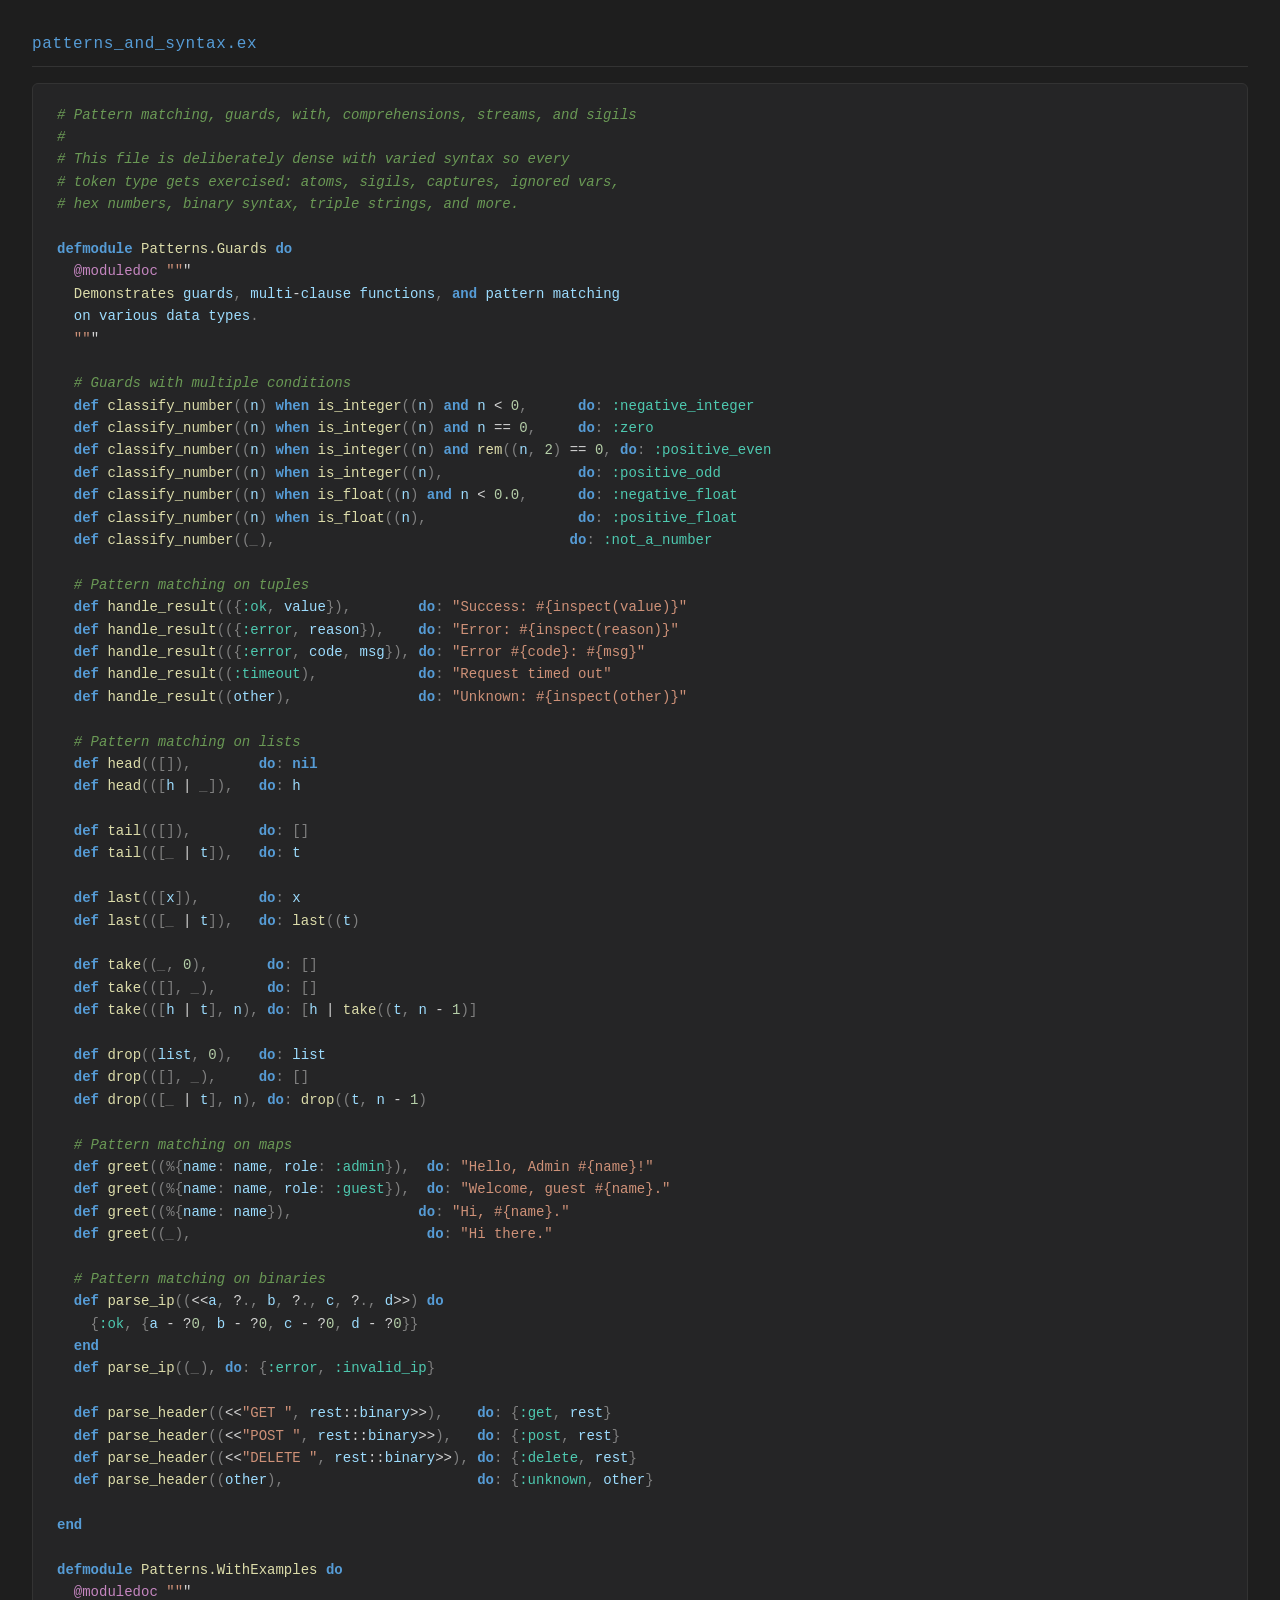
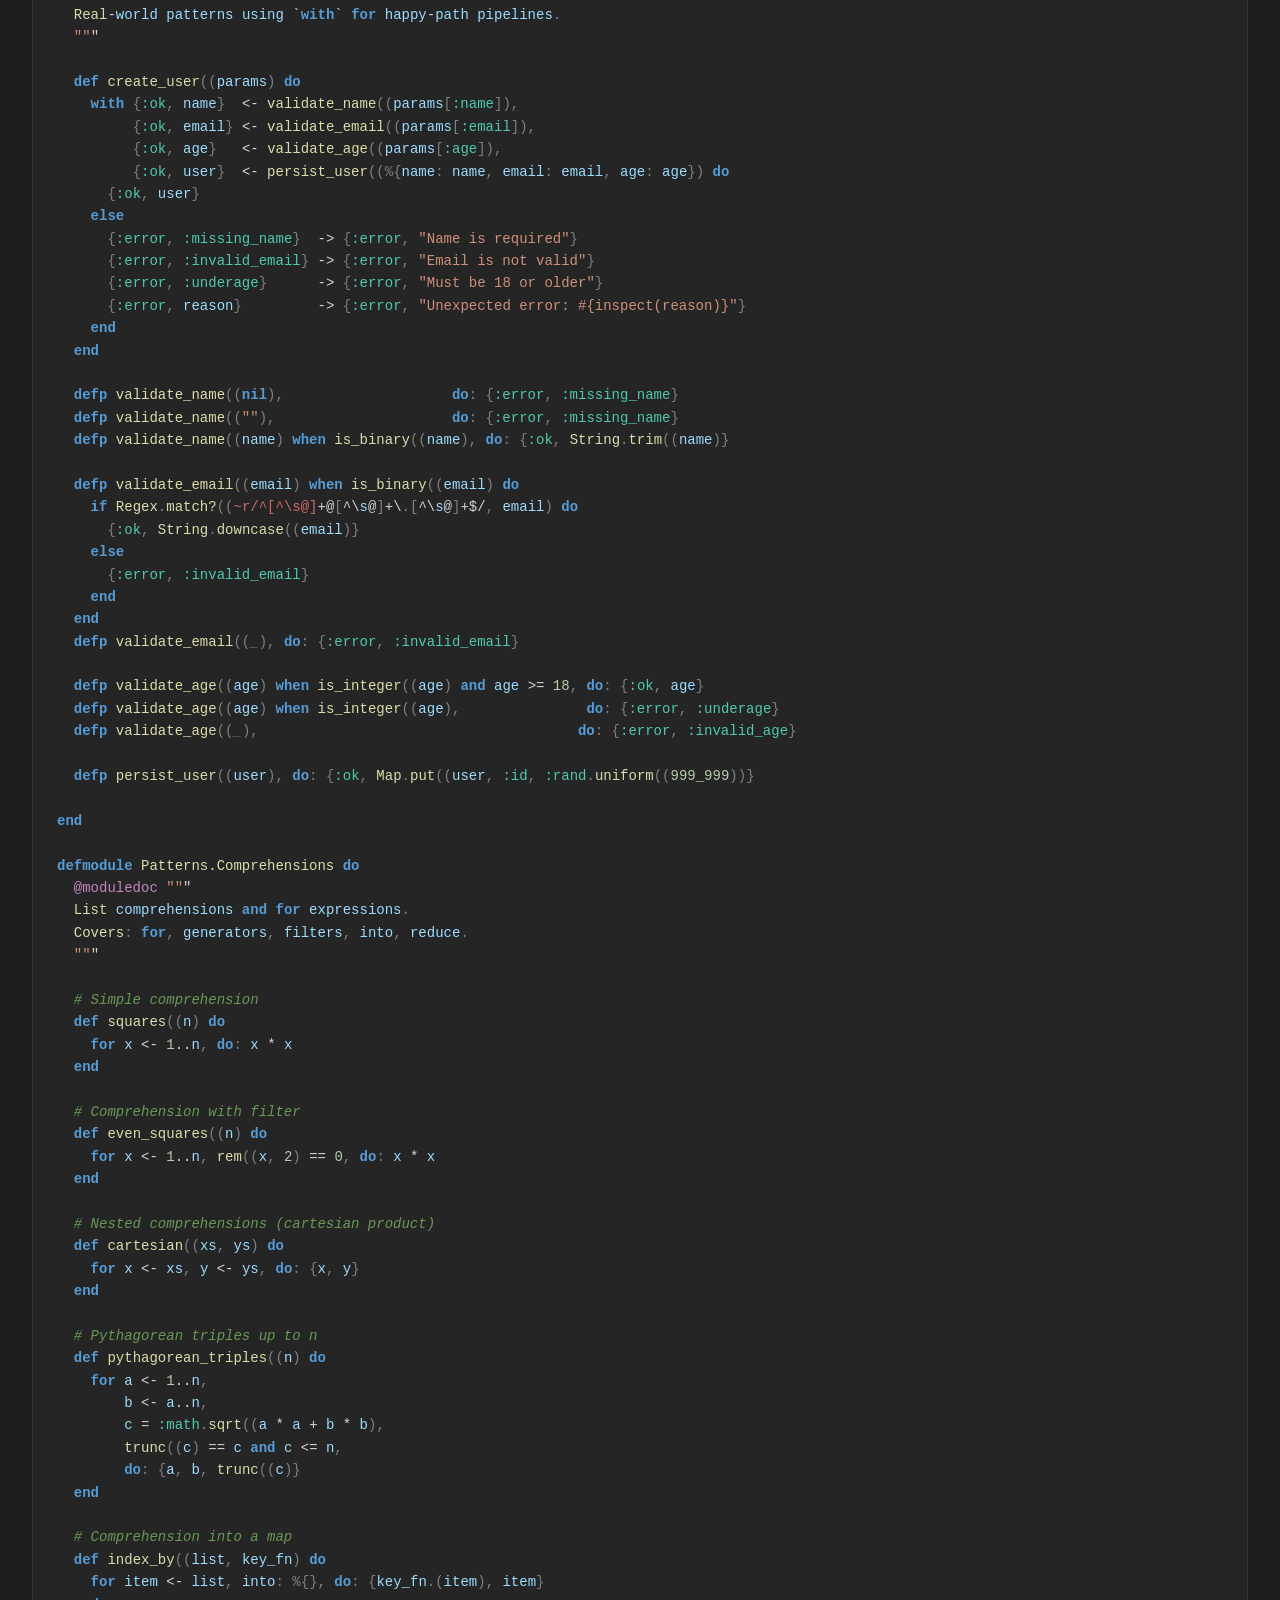
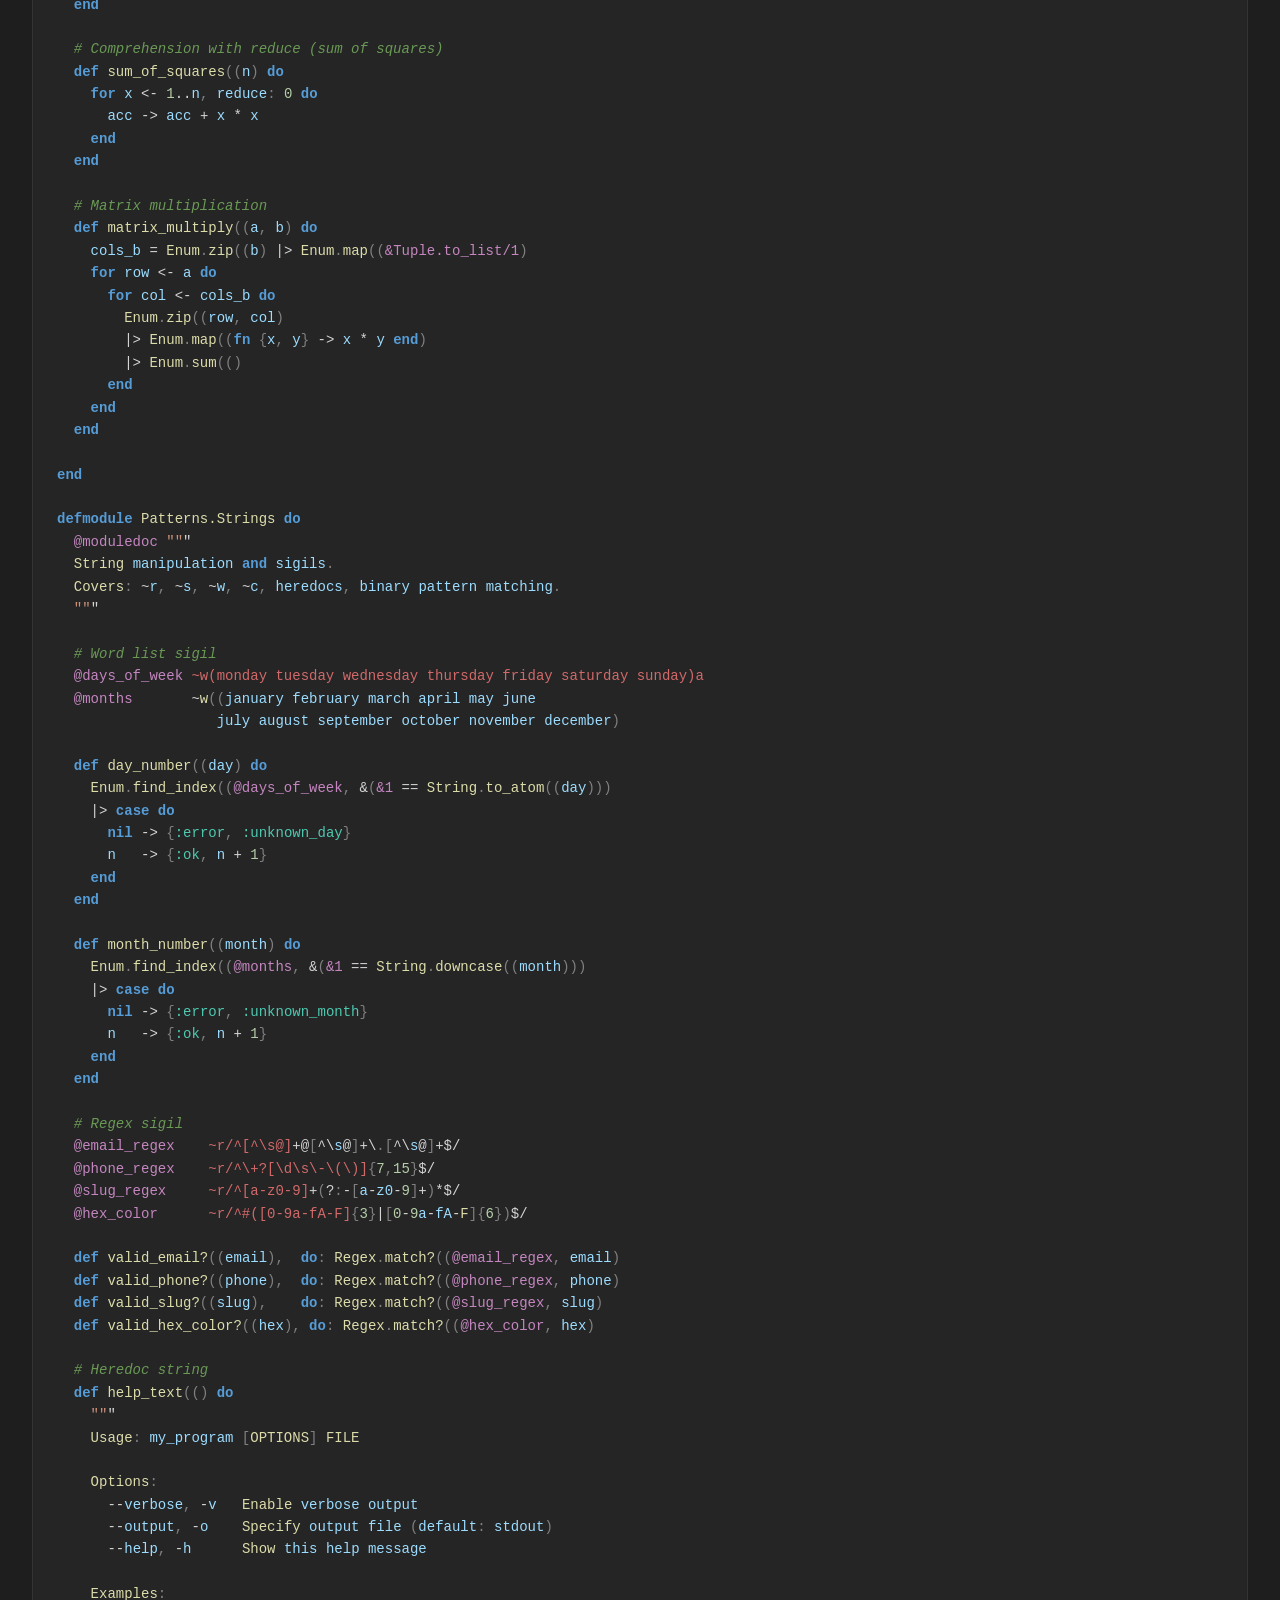
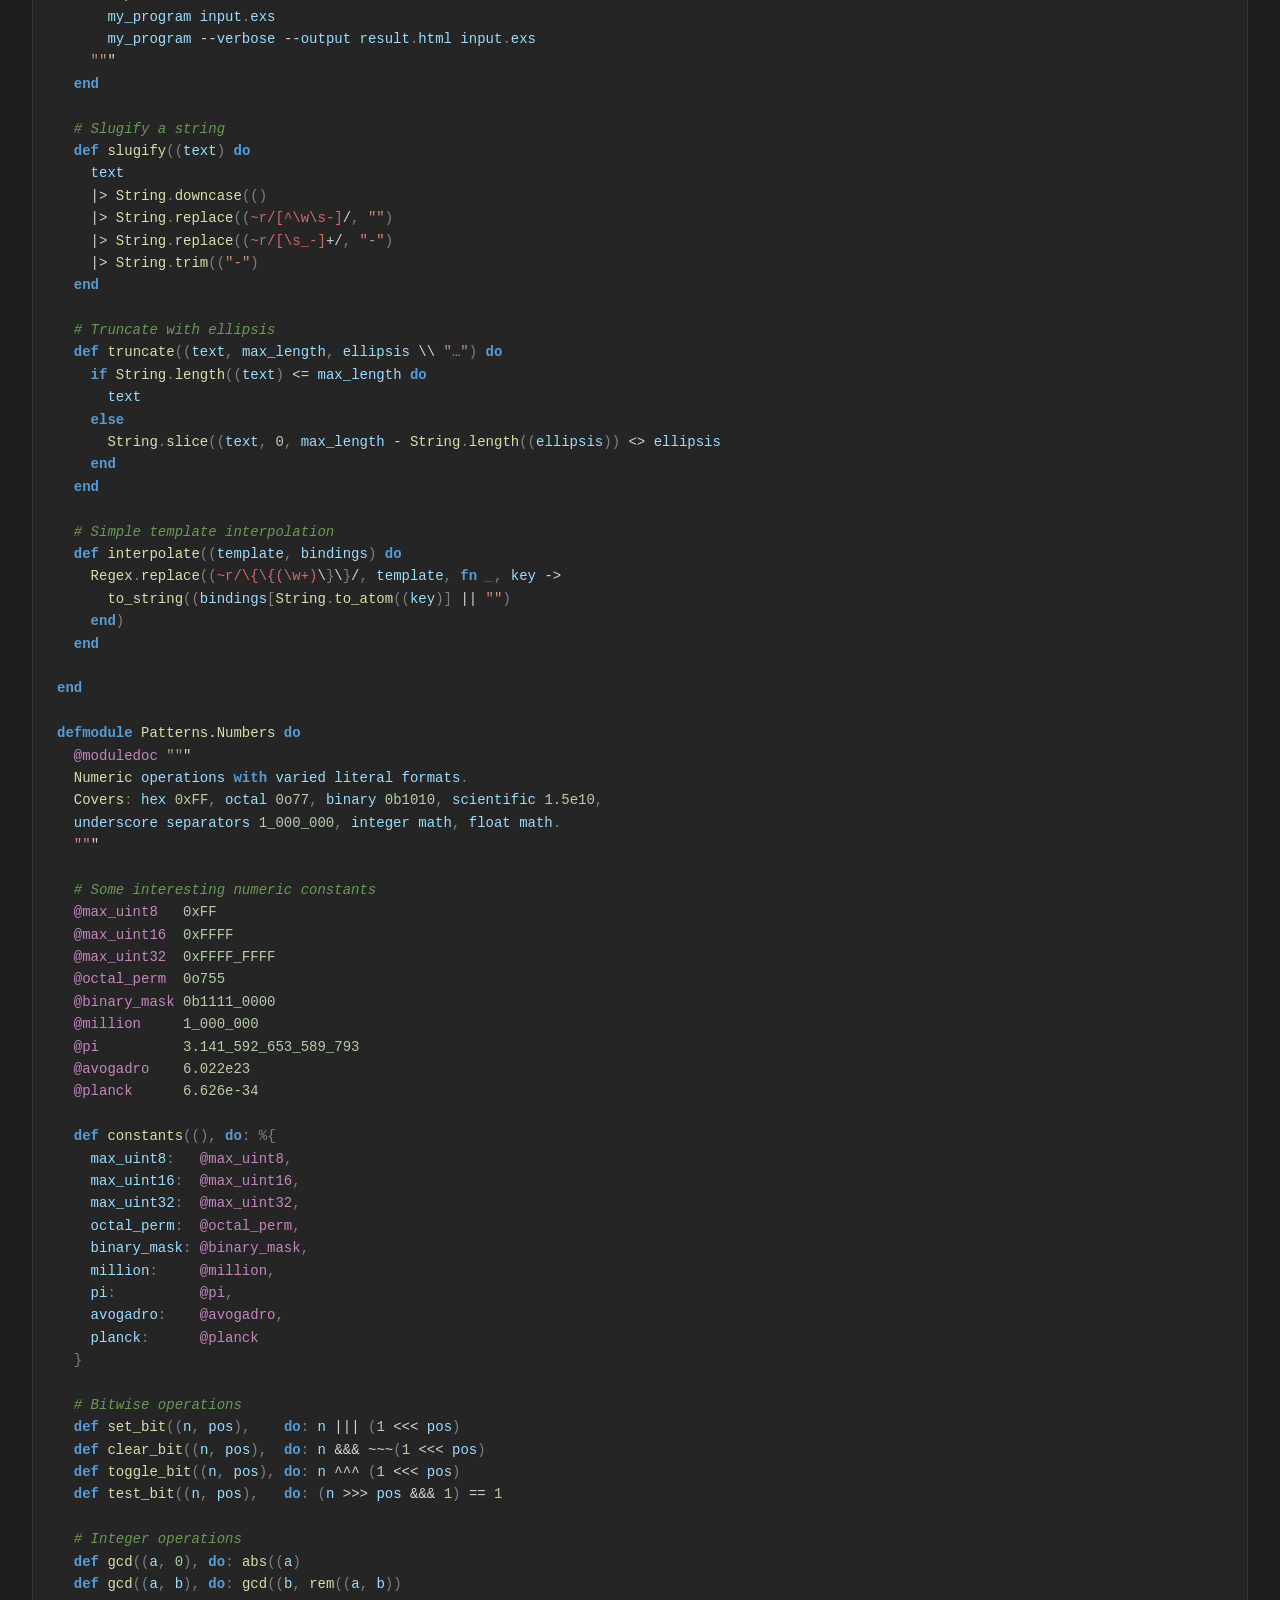
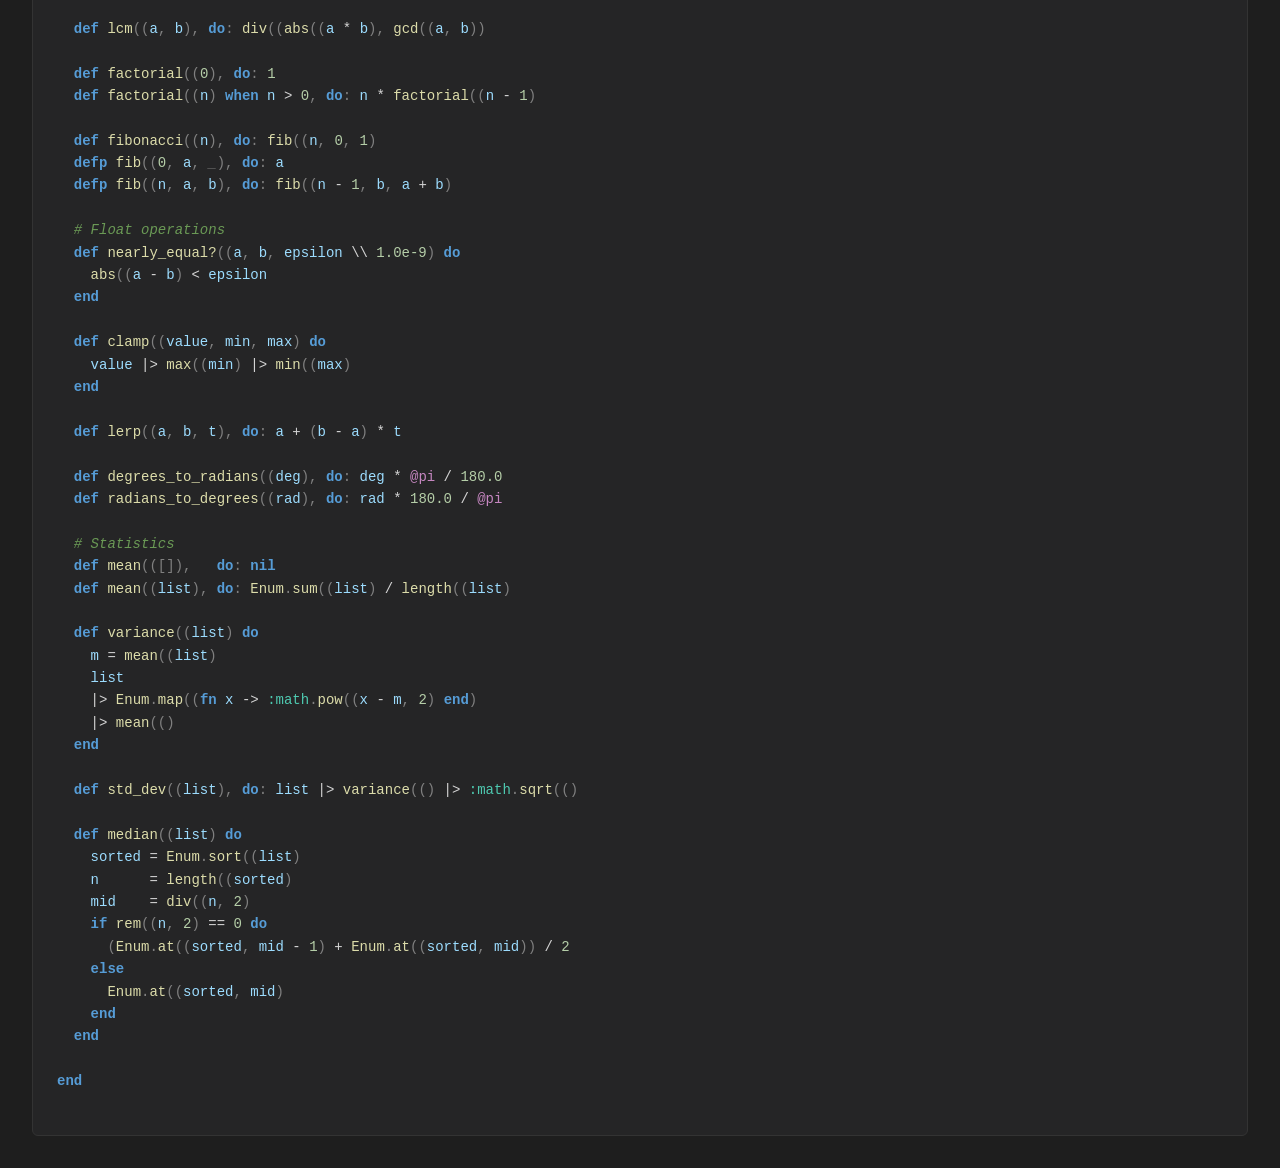
<file: Elixir/output_parallel/patterns_and_syntax_parallel.html>
<!DOCTYPE html>
<html lang="en">
  <head>
    <meta charset="UTF-8">
    <title>patterns_and_syntax.ex</title>
    <link rel="stylesheet" href="../token_colors.css">
  </head>
  <body>
    <h1 class="filename">patterns_and_syntax.ex</h1>
    <pre class="code-block">
<span class="comment"># Pattern matching, guards, with, comprehensions, streams, and sigils</span>
<span class="comment">#</span>
<span class="comment"># This file is deliberately dense with varied syntax so every</span>
<span class="comment"># token type gets exercised: atoms, sigils, captures, ignored vars,</span>
<span class="comment"># hex numbers, binary syntax, triple strings, and more.</span>

<span class="reserved-word">defmodule</span> <span class="module">Patterns.Guards</span> <span class="reserved-word">do</span>
  <span class="special">@moduledoc</span> <span class="string">""</span><span class="text">"</span>
  <span class="module">Demonstrates</span> <span class="variable">guards</span><span class="punctuation">,</span> <span class="variable">multi</span><span class="operator">-</span><span class="variable">clause</span> <span class="variable">functions</span><span class="punctuation">,</span> <span class="reserved-word">and</span> <span class="variable">pattern</span> <span class="variable">matching</span>
  <span class="variable">on</span> <span class="variable">various</span> <span class="variable">data</span> <span class="variable">types</span><span class="punctuation">.</span>
  <span class="string">""</span><span class="text">"</span>

  <span class="comment"># Guards with multiple conditions</span>
  <span class="reserved-word">def</span> <span class="function">classify_number</span><span class="punctuation">(</span><span class="punctuation">(</span><span class="variable">n</span><span class="punctuation">)</span> <span class="reserved-word">when</span> <span class="function">is_integer</span><span class="punctuation">(</span><span class="punctuation">(</span><span class="variable">n</span><span class="punctuation">)</span> <span class="reserved-word">and</span> <span class="variable">n</span> <span class="operator">&lt;</span> <span class="number">0</span><span class="punctuation">,</span>      <span class="reserved-word">do</span><span class="punctuation">:</span> <span class="atom">:negative_integer</span>
  <span class="reserved-word">def</span> <span class="function">classify_number</span><span class="punctuation">(</span><span class="punctuation">(</span><span class="variable">n</span><span class="punctuation">)</span> <span class="reserved-word">when</span> <span class="function">is_integer</span><span class="punctuation">(</span><span class="punctuation">(</span><span class="variable">n</span><span class="punctuation">)</span> <span class="reserved-word">and</span> <span class="variable">n</span> <span class="operator">==</span> <span class="number">0</span><span class="punctuation">,</span>     <span class="reserved-word">do</span><span class="punctuation">:</span> <span class="atom">:zero</span>
  <span class="reserved-word">def</span> <span class="function">classify_number</span><span class="punctuation">(</span><span class="punctuation">(</span><span class="variable">n</span><span class="punctuation">)</span> <span class="reserved-word">when</span> <span class="function">is_integer</span><span class="punctuation">(</span><span class="punctuation">(</span><span class="variable">n</span><span class="punctuation">)</span> <span class="reserved-word">and</span> <span class="function">rem</span><span class="punctuation">(</span><span class="punctuation">(</span><span class="variable">n</span><span class="punctuation">,</span> <span class="number">2</span><span class="punctuation">)</span> <span class="operator">==</span> <span class="number">0</span><span class="punctuation">,</span> <span class="reserved-word">do</span><span class="punctuation">:</span> <span class="atom">:positive_even</span>
  <span class="reserved-word">def</span> <span class="function">classify_number</span><span class="punctuation">(</span><span class="punctuation">(</span><span class="variable">n</span><span class="punctuation">)</span> <span class="reserved-word">when</span> <span class="function">is_integer</span><span class="punctuation">(</span><span class="punctuation">(</span><span class="variable">n</span><span class="punctuation">)</span><span class="punctuation">,</span>                <span class="reserved-word">do</span><span class="punctuation">:</span> <span class="atom">:positive_odd</span>
  <span class="reserved-word">def</span> <span class="function">classify_number</span><span class="punctuation">(</span><span class="punctuation">(</span><span class="variable">n</span><span class="punctuation">)</span> <span class="reserved-word">when</span> <span class="function">is_float</span><span class="punctuation">(</span><span class="punctuation">(</span><span class="variable">n</span><span class="punctuation">)</span> <span class="reserved-word">and</span> <span class="variable">n</span> <span class="operator">&lt;</span> <span class="number">0.0</span><span class="punctuation">,</span>      <span class="reserved-word">do</span><span class="punctuation">:</span> <span class="atom">:negative_float</span>
  <span class="reserved-word">def</span> <span class="function">classify_number</span><span class="punctuation">(</span><span class="punctuation">(</span><span class="variable">n</span><span class="punctuation">)</span> <span class="reserved-word">when</span> <span class="function">is_float</span><span class="punctuation">(</span><span class="punctuation">(</span><span class="variable">n</span><span class="punctuation">)</span><span class="punctuation">,</span>                  <span class="reserved-word">do</span><span class="punctuation">:</span> <span class="atom">:positive_float</span>
  <span class="reserved-word">def</span> <span class="function">classify_number</span><span class="punctuation">(</span><span class="punctuation">(</span><span class="ignored">_</span><span class="punctuation">)</span><span class="punctuation">,</span>                                   <span class="reserved-word">do</span><span class="punctuation">:</span> <span class="atom">:not_a_number</span>

  <span class="comment"># Pattern matching on tuples</span>
  <span class="reserved-word">def</span> <span class="function">handle_result</span><span class="punctuation">(</span><span class="punctuation">(</span><span class="punctuation">{</span><span class="atom">:ok</span><span class="punctuation">,</span> <span class="variable">value</span><span class="punctuation">}</span><span class="punctuation">)</span><span class="punctuation">,</span>        <span class="reserved-word">do</span><span class="punctuation">:</span> <span class="string">"Success: #{inspect(value)}"</span>
  <span class="reserved-word">def</span> <span class="function">handle_result</span><span class="punctuation">(</span><span class="punctuation">(</span><span class="punctuation">{</span><span class="atom">:error</span><span class="punctuation">,</span> <span class="variable">reason</span><span class="punctuation">}</span><span class="punctuation">)</span><span class="punctuation">,</span>    <span class="reserved-word">do</span><span class="punctuation">:</span> <span class="string">"Error: #{inspect(reason)}"</span>
  <span class="reserved-word">def</span> <span class="function">handle_result</span><span class="punctuation">(</span><span class="punctuation">(</span><span class="punctuation">{</span><span class="atom">:error</span><span class="punctuation">,</span> <span class="variable">code</span><span class="punctuation">,</span> <span class="variable">msg</span><span class="punctuation">}</span><span class="punctuation">)</span><span class="punctuation">,</span> <span class="reserved-word">do</span><span class="punctuation">:</span> <span class="string">"Error #{code}: #{msg}"</span>
  <span class="reserved-word">def</span> <span class="function">handle_result</span><span class="punctuation">(</span><span class="punctuation">(</span><span class="atom">:timeout</span><span class="punctuation">)</span><span class="punctuation">,</span>            <span class="reserved-word">do</span><span class="punctuation">:</span> <span class="string">"Request timed out"</span>
  <span class="reserved-word">def</span> <span class="function">handle_result</span><span class="punctuation">(</span><span class="punctuation">(</span><span class="variable">other</span><span class="punctuation">)</span><span class="punctuation">,</span>               <span class="reserved-word">do</span><span class="punctuation">:</span> <span class="string">"Unknown: #{inspect(other)}"</span>

  <span class="comment"># Pattern matching on lists</span>
  <span class="reserved-word">def</span> <span class="function">head</span><span class="punctuation">(</span><span class="punctuation">(</span><span class="punctuation">[</span><span class="punctuation">]</span><span class="punctuation">)</span><span class="punctuation">,</span>        <span class="reserved-word">do</span><span class="punctuation">:</span> <span class="reserved-word">nil</span>
  <span class="reserved-word">def</span> <span class="function">head</span><span class="punctuation">(</span><span class="punctuation">(</span><span class="punctuation">[</span><span class="variable">h</span> <span class="operator">|</span> <span class="ignored">_</span><span class="punctuation">]</span><span class="punctuation">)</span><span class="punctuation">,</span>   <span class="reserved-word">do</span><span class="punctuation">:</span> <span class="variable">h</span>

  <span class="reserved-word">def</span> <span class="function">tail</span><span class="punctuation">(</span><span class="punctuation">(</span><span class="punctuation">[</span><span class="punctuation">]</span><span class="punctuation">)</span><span class="punctuation">,</span>        <span class="reserved-word">do</span><span class="punctuation">:</span> <span class="punctuation">[</span><span class="punctuation">]</span>
  <span class="reserved-word">def</span> <span class="function">tail</span><span class="punctuation">(</span><span class="punctuation">(</span><span class="punctuation">[</span><span class="ignored">_</span> <span class="operator">|</span> <span class="variable">t</span><span class="punctuation">]</span><span class="punctuation">)</span><span class="punctuation">,</span>   <span class="reserved-word">do</span><span class="punctuation">:</span> <span class="variable">t</span>

  <span class="reserved-word">def</span> <span class="function">last</span><span class="punctuation">(</span><span class="punctuation">(</span><span class="punctuation">[</span><span class="variable">x</span><span class="punctuation">]</span><span class="punctuation">)</span><span class="punctuation">,</span>       <span class="reserved-word">do</span><span class="punctuation">:</span> <span class="variable">x</span>
  <span class="reserved-word">def</span> <span class="function">last</span><span class="punctuation">(</span><span class="punctuation">(</span><span class="punctuation">[</span><span class="ignored">_</span> <span class="operator">|</span> <span class="variable">t</span><span class="punctuation">]</span><span class="punctuation">)</span><span class="punctuation">,</span>   <span class="reserved-word">do</span><span class="punctuation">:</span> <span class="function">last</span><span class="punctuation">(</span><span class="punctuation">(</span><span class="variable">t</span><span class="punctuation">)</span>

  <span class="reserved-word">def</span> <span class="function">take</span><span class="punctuation">(</span><span class="punctuation">(</span><span class="ignored">_</span><span class="punctuation">,</span> <span class="number">0</span><span class="punctuation">)</span><span class="punctuation">,</span>       <span class="reserved-word">do</span><span class="punctuation">:</span> <span class="punctuation">[</span><span class="punctuation">]</span>
  <span class="reserved-word">def</span> <span class="function">take</span><span class="punctuation">(</span><span class="punctuation">(</span><span class="punctuation">[</span><span class="punctuation">]</span><span class="punctuation">,</span> <span class="ignored">_</span><span class="punctuation">)</span><span class="punctuation">,</span>      <span class="reserved-word">do</span><span class="punctuation">:</span> <span class="punctuation">[</span><span class="punctuation">]</span>
  <span class="reserved-word">def</span> <span class="function">take</span><span class="punctuation">(</span><span class="punctuation">(</span><span class="punctuation">[</span><span class="variable">h</span> <span class="operator">|</span> <span class="variable">t</span><span class="punctuation">]</span><span class="punctuation">,</span> <span class="variable">n</span><span class="punctuation">)</span><span class="punctuation">,</span> <span class="reserved-word">do</span><span class="punctuation">:</span> <span class="punctuation">[</span><span class="variable">h</span> <span class="operator">|</span> <span class="function">take</span><span class="punctuation">(</span><span class="punctuation">(</span><span class="variable">t</span><span class="punctuation">,</span> <span class="variable">n</span> <span class="operator">-</span> <span class="number">1</span><span class="punctuation">)</span><span class="punctuation">]</span>

  <span class="reserved-word">def</span> <span class="function">drop</span><span class="punctuation">(</span><span class="punctuation">(</span><span class="variable">list</span><span class="punctuation">,</span> <span class="number">0</span><span class="punctuation">)</span><span class="punctuation">,</span>   <span class="reserved-word">do</span><span class="punctuation">:</span> <span class="variable">list</span>
  <span class="reserved-word">def</span> <span class="function">drop</span><span class="punctuation">(</span><span class="punctuation">(</span><span class="punctuation">[</span><span class="punctuation">]</span><span class="punctuation">,</span> <span class="ignored">_</span><span class="punctuation">)</span><span class="punctuation">,</span>     <span class="reserved-word">do</span><span class="punctuation">:</span> <span class="punctuation">[</span><span class="punctuation">]</span>
  <span class="reserved-word">def</span> <span class="function">drop</span><span class="punctuation">(</span><span class="punctuation">(</span><span class="punctuation">[</span><span class="ignored">_</span> <span class="operator">|</span> <span class="variable">t</span><span class="punctuation">]</span><span class="punctuation">,</span> <span class="variable">n</span><span class="punctuation">)</span><span class="punctuation">,</span> <span class="reserved-word">do</span><span class="punctuation">:</span> <span class="function">drop</span><span class="punctuation">(</span><span class="punctuation">(</span><span class="variable">t</span><span class="punctuation">,</span> <span class="variable">n</span> <span class="operator">-</span> <span class="number">1</span><span class="punctuation">)</span>

  <span class="comment"># Pattern matching on maps</span>
  <span class="reserved-word">def</span> <span class="function">greet</span><span class="punctuation">(</span><span class="punctuation">(</span><span class="punctuation">%</span><span class="punctuation">{</span><span class="variable">name</span><span class="punctuation">:</span> <span class="variable">name</span><span class="punctuation">,</span> <span class="variable">role</span><span class="punctuation">:</span> <span class="atom">:admin</span><span class="punctuation">}</span><span class="punctuation">)</span><span class="punctuation">,</span>  <span class="reserved-word">do</span><span class="punctuation">:</span> <span class="string">"Hello, Admin #{name}!"</span>
  <span class="reserved-word">def</span> <span class="function">greet</span><span class="punctuation">(</span><span class="punctuation">(</span><span class="punctuation">%</span><span class="punctuation">{</span><span class="variable">name</span><span class="punctuation">:</span> <span class="variable">name</span><span class="punctuation">,</span> <span class="variable">role</span><span class="punctuation">:</span> <span class="atom">:guest</span><span class="punctuation">}</span><span class="punctuation">)</span><span class="punctuation">,</span>  <span class="reserved-word">do</span><span class="punctuation">:</span> <span class="string">"Welcome, guest #{name}."</span>
  <span class="reserved-word">def</span> <span class="function">greet</span><span class="punctuation">(</span><span class="punctuation">(</span><span class="punctuation">%</span><span class="punctuation">{</span><span class="variable">name</span><span class="punctuation">:</span> <span class="variable">name</span><span class="punctuation">}</span><span class="punctuation">)</span><span class="punctuation">,</span>               <span class="reserved-word">do</span><span class="punctuation">:</span> <span class="string">"Hi, #{name}."</span>
  <span class="reserved-word">def</span> <span class="function">greet</span><span class="punctuation">(</span><span class="punctuation">(</span><span class="ignored">_</span><span class="punctuation">)</span><span class="punctuation">,</span>                            <span class="reserved-word">do</span><span class="punctuation">:</span> <span class="string">"Hi there."</span>

  <span class="comment"># Pattern matching on binaries</span>
  <span class="reserved-word">def</span> <span class="function">parse_ip</span><span class="punctuation">(</span><span class="punctuation">(</span><span class="operator">&lt;</span><span class="operator">&lt;</span><span class="variable">a</span><span class="punctuation">,</span> <span class="text">?</span><span class="punctuation">.</span><span class="punctuation">,</span> <span class="variable">b</span><span class="punctuation">,</span> <span class="text">?</span><span class="punctuation">.</span><span class="punctuation">,</span> <span class="variable">c</span><span class="punctuation">,</span> <span class="text">?</span><span class="punctuation">.</span><span class="punctuation">,</span> <span class="variable">d</span><span class="operator">&gt;</span><span class="operator">&gt;</span><span class="punctuation">)</span> <span class="reserved-word">do</span>
    <span class="punctuation">{</span><span class="atom">:ok</span><span class="punctuation">,</span> <span class="punctuation">{</span><span class="variable">a</span> <span class="operator">-</span> <span class="text">?</span><span class="number">0</span><span class="punctuation">,</span> <span class="variable">b</span> <span class="operator">-</span> <span class="text">?</span><span class="number">0</span><span class="punctuation">,</span> <span class="variable">c</span> <span class="operator">-</span> <span class="text">?</span><span class="number">0</span><span class="punctuation">,</span> <span class="variable">d</span> <span class="operator">-</span> <span class="text">?</span><span class="number">0</span><span class="punctuation">}</span><span class="punctuation">}</span>
  <span class="reserved-word">end</span>
  <span class="reserved-word">def</span> <span class="function">parse_ip</span><span class="punctuation">(</span><span class="punctuation">(</span><span class="ignored">_</span><span class="punctuation">)</span><span class="punctuation">,</span> <span class="reserved-word">do</span><span class="punctuation">:</span> <span class="punctuation">{</span><span class="atom">:error</span><span class="punctuation">,</span> <span class="atom">:invalid_ip</span><span class="punctuation">}</span>

  <span class="reserved-word">def</span> <span class="function">parse_header</span><span class="punctuation">(</span><span class="punctuation">(</span><span class="operator">&lt;</span><span class="operator">&lt;</span><span class="string">"GET "</span><span class="punctuation">,</span> <span class="variable">rest</span><span class="operator">::</span><span class="variable">binary</span><span class="operator">&gt;</span><span class="operator">&gt;</span><span class="punctuation">)</span><span class="punctuation">,</span>    <span class="reserved-word">do</span><span class="punctuation">:</span> <span class="punctuation">{</span><span class="atom">:get</span><span class="punctuation">,</span> <span class="variable">rest</span><span class="punctuation">}</span>
  <span class="reserved-word">def</span> <span class="function">parse_header</span><span class="punctuation">(</span><span class="punctuation">(</span><span class="operator">&lt;</span><span class="operator">&lt;</span><span class="string">"POST "</span><span class="punctuation">,</span> <span class="variable">rest</span><span class="operator">::</span><span class="variable">binary</span><span class="operator">&gt;</span><span class="operator">&gt;</span><span class="punctuation">)</span><span class="punctuation">,</span>   <span class="reserved-word">do</span><span class="punctuation">:</span> <span class="punctuation">{</span><span class="atom">:post</span><span class="punctuation">,</span> <span class="variable">rest</span><span class="punctuation">}</span>
  <span class="reserved-word">def</span> <span class="function">parse_header</span><span class="punctuation">(</span><span class="punctuation">(</span><span class="operator">&lt;</span><span class="operator">&lt;</span><span class="string">"DELETE "</span><span class="punctuation">,</span> <span class="variable">rest</span><span class="operator">::</span><span class="variable">binary</span><span class="operator">&gt;</span><span class="operator">&gt;</span><span class="punctuation">)</span><span class="punctuation">,</span> <span class="reserved-word">do</span><span class="punctuation">:</span> <span class="punctuation">{</span><span class="atom">:delete</span><span class="punctuation">,</span> <span class="variable">rest</span><span class="punctuation">}</span>
  <span class="reserved-word">def</span> <span class="function">parse_header</span><span class="punctuation">(</span><span class="punctuation">(</span><span class="variable">other</span><span class="punctuation">)</span><span class="punctuation">,</span>                       <span class="reserved-word">do</span><span class="punctuation">:</span> <span class="punctuation">{</span><span class="atom">:unknown</span><span class="punctuation">,</span> <span class="variable">other</span><span class="punctuation">}</span>

<span class="reserved-word">end</span>

<span class="reserved-word">defmodule</span> <span class="module">Patterns.WithExamples</span> <span class="reserved-word">do</span>
  <span class="special">@moduledoc</span> <span class="string">""</span><span class="text">"</span>
  <span class="module">Real</span><span class="operator">-</span><span class="variable">world</span> <span class="variable">patterns</span> <span class="variable">using</span> <span class="text">`</span><span class="reserved-word">with</span><span class="text">`</span> <span class="reserved-word">for</span> <span class="variable">happy</span><span class="operator">-</span><span class="variable">path</span> <span class="variable">pipelines</span><span class="punctuation">.</span>
  <span class="string">""</span><span class="text">"</span>

  <span class="reserved-word">def</span> <span class="function">create_user</span><span class="punctuation">(</span><span class="punctuation">(</span><span class="variable">params</span><span class="punctuation">)</span> <span class="reserved-word">do</span>
    <span class="reserved-word">with</span> <span class="punctuation">{</span><span class="atom">:ok</span><span class="punctuation">,</span> <span class="variable">name</span><span class="punctuation">}</span>  <span class="operator">&lt;-</span> <span class="function">validate_name</span><span class="punctuation">(</span><span class="punctuation">(</span><span class="variable">params</span><span class="punctuation">[</span><span class="atom">:name</span><span class="punctuation">]</span><span class="punctuation">)</span><span class="punctuation">,</span>
         <span class="punctuation">{</span><span class="atom">:ok</span><span class="punctuation">,</span> <span class="variable">email</span><span class="punctuation">}</span> <span class="operator">&lt;-</span> <span class="function">validate_email</span><span class="punctuation">(</span><span class="punctuation">(</span><span class="variable">params</span><span class="punctuation">[</span><span class="atom">:email</span><span class="punctuation">]</span><span class="punctuation">)</span><span class="punctuation">,</span>
         <span class="punctuation">{</span><span class="atom">:ok</span><span class="punctuation">,</span> <span class="variable">age</span><span class="punctuation">}</span>   <span class="operator">&lt;-</span> <span class="function">validate_age</span><span class="punctuation">(</span><span class="punctuation">(</span><span class="variable">params</span><span class="punctuation">[</span><span class="atom">:age</span><span class="punctuation">]</span><span class="punctuation">)</span><span class="punctuation">,</span>
         <span class="punctuation">{</span><span class="atom">:ok</span><span class="punctuation">,</span> <span class="variable">user</span><span class="punctuation">}</span>  <span class="operator">&lt;-</span> <span class="function">persist_user</span><span class="punctuation">(</span><span class="punctuation">(</span><span class="punctuation">%</span><span class="punctuation">{</span><span class="variable">name</span><span class="punctuation">:</span> <span class="variable">name</span><span class="punctuation">,</span> <span class="variable">email</span><span class="punctuation">:</span> <span class="variable">email</span><span class="punctuation">,</span> <span class="variable">age</span><span class="punctuation">:</span> <span class="variable">age</span><span class="punctuation">}</span><span class="punctuation">)</span> <span class="reserved-word">do</span>
      <span class="punctuation">{</span><span class="atom">:ok</span><span class="punctuation">,</span> <span class="variable">user</span><span class="punctuation">}</span>
    <span class="reserved-word">else</span>
      <span class="punctuation">{</span><span class="atom">:error</span><span class="punctuation">,</span> <span class="atom">:missing_name</span><span class="punctuation">}</span>  <span class="operator">-&gt;</span> <span class="punctuation">{</span><span class="atom">:error</span><span class="punctuation">,</span> <span class="string">"Name is required"</span><span class="punctuation">}</span>
      <span class="punctuation">{</span><span class="atom">:error</span><span class="punctuation">,</span> <span class="atom">:invalid_email</span><span class="punctuation">}</span> <span class="operator">-&gt;</span> <span class="punctuation">{</span><span class="atom">:error</span><span class="punctuation">,</span> <span class="string">"Email is not valid"</span><span class="punctuation">}</span>
      <span class="punctuation">{</span><span class="atom">:error</span><span class="punctuation">,</span> <span class="atom">:underage</span><span class="punctuation">}</span>      <span class="operator">-&gt;</span> <span class="punctuation">{</span><span class="atom">:error</span><span class="punctuation">,</span> <span class="string">"Must be 18 or older"</span><span class="punctuation">}</span>
      <span class="punctuation">{</span><span class="atom">:error</span><span class="punctuation">,</span> <span class="variable">reason</span><span class="punctuation">}</span>         <span class="operator">-&gt;</span> <span class="punctuation">{</span><span class="atom">:error</span><span class="punctuation">,</span> <span class="string">"Unexpected error: #{inspect(reason)}"</span><span class="punctuation">}</span>
    <span class="reserved-word">end</span>
  <span class="reserved-word">end</span>

  <span class="reserved-word">defp</span> <span class="function">validate_name</span><span class="punctuation">(</span><span class="punctuation">(</span><span class="reserved-word">nil</span><span class="punctuation">)</span><span class="punctuation">,</span>                    <span class="reserved-word">do</span><span class="punctuation">:</span> <span class="punctuation">{</span><span class="atom">:error</span><span class="punctuation">,</span> <span class="atom">:missing_name</span><span class="punctuation">}</span>
  <span class="reserved-word">defp</span> <span class="function">validate_name</span><span class="punctuation">(</span><span class="punctuation">(</span><span class="string">""</span><span class="punctuation">)</span><span class="punctuation">,</span>                     <span class="reserved-word">do</span><span class="punctuation">:</span> <span class="punctuation">{</span><span class="atom">:error</span><span class="punctuation">,</span> <span class="atom">:missing_name</span><span class="punctuation">}</span>
  <span class="reserved-word">defp</span> <span class="function">validate_name</span><span class="punctuation">(</span><span class="punctuation">(</span><span class="variable">name</span><span class="punctuation">)</span> <span class="reserved-word">when</span> <span class="function">is_binary</span><span class="punctuation">(</span><span class="punctuation">(</span><span class="variable">name</span><span class="punctuation">)</span><span class="punctuation">,</span> <span class="reserved-word">do</span><span class="punctuation">:</span> <span class="punctuation">{</span><span class="atom">:ok</span><span class="punctuation">,</span> <span class="module">String</span><span class="punctuation">.</span><span class="function">trim</span><span class="punctuation">(</span><span class="punctuation">(</span><span class="variable">name</span><span class="punctuation">)</span><span class="punctuation">}</span>

  <span class="reserved-word">defp</span> <span class="function">validate_email</span><span class="punctuation">(</span><span class="punctuation">(</span><span class="variable">email</span><span class="punctuation">)</span> <span class="reserved-word">when</span> <span class="function">is_binary</span><span class="punctuation">(</span><span class="punctuation">(</span><span class="variable">email</span><span class="punctuation">)</span> <span class="reserved-word">do</span>
    <span class="reserved-word">if</span> <span class="module">Regex</span><span class="punctuation">.</span><span class="function">match?</span><span class="punctuation">(</span><span class="punctuation">(</span><span class="sigil">~r/^[^\s@]</span><span class="operator">+</span><span class="text">@</span><span class="punctuation">[</span><span class="operator">^</span><span class="text">\</span><span class="variable">s</span><span class="text">@</span><span class="punctuation">]</span><span class="operator">+</span><span class="text">\</span><span class="punctuation">.</span><span class="punctuation">[</span><span class="operator">^</span><span class="text">\</span><span class="variable">s</span><span class="text">@</span><span class="punctuation">]</span><span class="operator">+</span><span class="text">$</span><span class="operator">/</span><span class="punctuation">,</span> <span class="variable">email</span><span class="punctuation">)</span> <span class="reserved-word">do</span>
      <span class="punctuation">{</span><span class="atom">:ok</span><span class="punctuation">,</span> <span class="module">String</span><span class="punctuation">.</span><span class="function">downcase</span><span class="punctuation">(</span><span class="punctuation">(</span><span class="variable">email</span><span class="punctuation">)</span><span class="punctuation">}</span>
    <span class="reserved-word">else</span>
      <span class="punctuation">{</span><span class="atom">:error</span><span class="punctuation">,</span> <span class="atom">:invalid_email</span><span class="punctuation">}</span>
    <span class="reserved-word">end</span>
  <span class="reserved-word">end</span>
  <span class="reserved-word">defp</span> <span class="function">validate_email</span><span class="punctuation">(</span><span class="punctuation">(</span><span class="ignored">_</span><span class="punctuation">)</span><span class="punctuation">,</span> <span class="reserved-word">do</span><span class="punctuation">:</span> <span class="punctuation">{</span><span class="atom">:error</span><span class="punctuation">,</span> <span class="atom">:invalid_email</span><span class="punctuation">}</span>

  <span class="reserved-word">defp</span> <span class="function">validate_age</span><span class="punctuation">(</span><span class="punctuation">(</span><span class="variable">age</span><span class="punctuation">)</span> <span class="reserved-word">when</span> <span class="function">is_integer</span><span class="punctuation">(</span><span class="punctuation">(</span><span class="variable">age</span><span class="punctuation">)</span> <span class="reserved-word">and</span> <span class="variable">age</span> <span class="operator">&gt;=</span> <span class="number">18</span><span class="punctuation">,</span> <span class="reserved-word">do</span><span class="punctuation">:</span> <span class="punctuation">{</span><span class="atom">:ok</span><span class="punctuation">,</span> <span class="variable">age</span><span class="punctuation">}</span>
  <span class="reserved-word">defp</span> <span class="function">validate_age</span><span class="punctuation">(</span><span class="punctuation">(</span><span class="variable">age</span><span class="punctuation">)</span> <span class="reserved-word">when</span> <span class="function">is_integer</span><span class="punctuation">(</span><span class="punctuation">(</span><span class="variable">age</span><span class="punctuation">)</span><span class="punctuation">,</span>               <span class="reserved-word">do</span><span class="punctuation">:</span> <span class="punctuation">{</span><span class="atom">:error</span><span class="punctuation">,</span> <span class="atom">:underage</span><span class="punctuation">}</span>
  <span class="reserved-word">defp</span> <span class="function">validate_age</span><span class="punctuation">(</span><span class="punctuation">(</span><span class="ignored">_</span><span class="punctuation">)</span><span class="punctuation">,</span>                                      <span class="reserved-word">do</span><span class="punctuation">:</span> <span class="punctuation">{</span><span class="atom">:error</span><span class="punctuation">,</span> <span class="atom">:invalid_age</span><span class="punctuation">}</span>

  <span class="reserved-word">defp</span> <span class="function">persist_user</span><span class="punctuation">(</span><span class="punctuation">(</span><span class="variable">user</span><span class="punctuation">)</span><span class="punctuation">,</span> <span class="reserved-word">do</span><span class="punctuation">:</span> <span class="punctuation">{</span><span class="atom">:ok</span><span class="punctuation">,</span> <span class="module">Map</span><span class="punctuation">.</span><span class="function">put</span><span class="punctuation">(</span><span class="punctuation">(</span><span class="variable">user</span><span class="punctuation">,</span> <span class="atom">:id</span><span class="punctuation">,</span> <span class="atom">:rand</span><span class="punctuation">.</span><span class="function">uniform</span><span class="punctuation">(</span><span class="punctuation">(</span><span class="number">999_999</span><span class="punctuation">)</span><span class="punctuation">)</span><span class="punctuation">}</span>

<span class="reserved-word">end</span>

<span class="reserved-word">defmodule</span> <span class="module">Patterns.Comprehensions</span> <span class="reserved-word">do</span>
  <span class="special">@moduledoc</span> <span class="string">""</span><span class="text">"</span>
  <span class="module">List</span> <span class="variable">comprehensions</span> <span class="reserved-word">and</span> <span class="reserved-word">for</span> <span class="variable">expressions</span><span class="punctuation">.</span>
  <span class="module">Covers</span><span class="punctuation">:</span> <span class="reserved-word">for</span><span class="punctuation">,</span> <span class="variable">generators</span><span class="punctuation">,</span> <span class="variable">filters</span><span class="punctuation">,</span> <span class="variable">into</span><span class="punctuation">,</span> <span class="variable">reduce</span><span class="punctuation">.</span>
  <span class="string">""</span><span class="text">"</span>

  <span class="comment"># Simple comprehension</span>
  <span class="reserved-word">def</span> <span class="function">squares</span><span class="punctuation">(</span><span class="punctuation">(</span><span class="variable">n</span><span class="punctuation">)</span> <span class="reserved-word">do</span>
    <span class="reserved-word">for</span> <span class="variable">x</span> <span class="operator">&lt;-</span> <span class="number">1</span><span class="operator">..</span><span class="variable">n</span><span class="punctuation">,</span> <span class="reserved-word">do</span><span class="punctuation">:</span> <span class="variable">x</span> <span class="operator">*</span> <span class="variable">x</span>
  <span class="reserved-word">end</span>

  <span class="comment"># Comprehension with filter</span>
  <span class="reserved-word">def</span> <span class="function">even_squares</span><span class="punctuation">(</span><span class="punctuation">(</span><span class="variable">n</span><span class="punctuation">)</span> <span class="reserved-word">do</span>
    <span class="reserved-word">for</span> <span class="variable">x</span> <span class="operator">&lt;-</span> <span class="number">1</span><span class="operator">..</span><span class="variable">n</span><span class="punctuation">,</span> <span class="function">rem</span><span class="punctuation">(</span><span class="punctuation">(</span><span class="variable">x</span><span class="punctuation">,</span> <span class="number">2</span><span class="punctuation">)</span> <span class="operator">==</span> <span class="number">0</span><span class="punctuation">,</span> <span class="reserved-word">do</span><span class="punctuation">:</span> <span class="variable">x</span> <span class="operator">*</span> <span class="variable">x</span>
  <span class="reserved-word">end</span>

  <span class="comment"># Nested comprehensions (cartesian product)</span>
  <span class="reserved-word">def</span> <span class="function">cartesian</span><span class="punctuation">(</span><span class="punctuation">(</span><span class="variable">xs</span><span class="punctuation">,</span> <span class="variable">ys</span><span class="punctuation">)</span> <span class="reserved-word">do</span>
    <span class="reserved-word">for</span> <span class="variable">x</span> <span class="operator">&lt;-</span> <span class="variable">xs</span><span class="punctuation">,</span> <span class="variable">y</span> <span class="operator">&lt;-</span> <span class="variable">ys</span><span class="punctuation">,</span> <span class="reserved-word">do</span><span class="punctuation">:</span> <span class="punctuation">{</span><span class="variable">x</span><span class="punctuation">,</span> <span class="variable">y</span><span class="punctuation">}</span>
  <span class="reserved-word">end</span>

  <span class="comment"># Pythagorean triples up to n</span>
  <span class="reserved-word">def</span> <span class="function">pythagorean_triples</span><span class="punctuation">(</span><span class="punctuation">(</span><span class="variable">n</span><span class="punctuation">)</span> <span class="reserved-word">do</span>
    <span class="reserved-word">for</span> <span class="variable">a</span> <span class="operator">&lt;-</span> <span class="number">1</span><span class="operator">..</span><span class="variable">n</span><span class="punctuation">,</span>
        <span class="variable">b</span> <span class="operator">&lt;-</span> <span class="variable">a</span><span class="operator">..</span><span class="variable">n</span><span class="punctuation">,</span>
        <span class="variable">c</span> <span class="operator">=</span> <span class="atom">:math</span><span class="punctuation">.</span><span class="function">sqrt</span><span class="punctuation">(</span><span class="punctuation">(</span><span class="variable">a</span> <span class="operator">*</span> <span class="variable">a</span> <span class="operator">+</span> <span class="variable">b</span> <span class="operator">*</span> <span class="variable">b</span><span class="punctuation">)</span><span class="punctuation">,</span>
        <span class="function">trunc</span><span class="punctuation">(</span><span class="punctuation">(</span><span class="variable">c</span><span class="punctuation">)</span> <span class="operator">==</span> <span class="variable">c</span> <span class="reserved-word">and</span> <span class="variable">c</span> <span class="operator">&lt;=</span> <span class="variable">n</span><span class="punctuation">,</span>
        <span class="reserved-word">do</span><span class="punctuation">:</span> <span class="punctuation">{</span><span class="variable">a</span><span class="punctuation">,</span> <span class="variable">b</span><span class="punctuation">,</span> <span class="function">trunc</span><span class="punctuation">(</span><span class="punctuation">(</span><span class="variable">c</span><span class="punctuation">)</span><span class="punctuation">}</span>
  <span class="reserved-word">end</span>

  <span class="comment"># Comprehension into a map</span>
  <span class="reserved-word">def</span> <span class="function">index_by</span><span class="punctuation">(</span><span class="punctuation">(</span><span class="variable">list</span><span class="punctuation">,</span> <span class="variable">key_fn</span><span class="punctuation">)</span> <span class="reserved-word">do</span>
    <span class="reserved-word">for</span> <span class="variable">item</span> <span class="operator">&lt;-</span> <span class="variable">list</span><span class="punctuation">,</span> <span class="variable">into</span><span class="punctuation">:</span> <span class="punctuation">%</span><span class="punctuation">{</span><span class="punctuation">}</span><span class="punctuation">,</span> <span class="reserved-word">do</span><span class="punctuation">:</span> <span class="punctuation">{</span><span class="variable">key_fn</span><span class="punctuation">.</span><span class="punctuation">(</span><span class="variable">item</span><span class="punctuation">)</span><span class="punctuation">,</span> <span class="variable">item</span><span class="punctuation">}</span>
  <span class="reserved-word">end</span>

  <span class="comment"># Comprehension with reduce (sum of squares)</span>
  <span class="reserved-word">def</span> <span class="function">sum_of_squares</span><span class="punctuation">(</span><span class="punctuation">(</span><span class="variable">n</span><span class="punctuation">)</span> <span class="reserved-word">do</span>
    <span class="reserved-word">for</span> <span class="variable">x</span> <span class="operator">&lt;-</span> <span class="number">1</span><span class="operator">..</span><span class="variable">n</span><span class="punctuation">,</span> <span class="variable">reduce</span><span class="punctuation">:</span> <span class="number">0</span> <span class="reserved-word">do</span>
      <span class="variable">acc</span> <span class="operator">-&gt;</span> <span class="variable">acc</span> <span class="operator">+</span> <span class="variable">x</span> <span class="operator">*</span> <span class="variable">x</span>
    <span class="reserved-word">end</span>
  <span class="reserved-word">end</span>

  <span class="comment"># Matrix multiplication</span>
  <span class="reserved-word">def</span> <span class="function">matrix_multiply</span><span class="punctuation">(</span><span class="punctuation">(</span><span class="variable">a</span><span class="punctuation">,</span> <span class="variable">b</span><span class="punctuation">)</span> <span class="reserved-word">do</span>
    <span class="variable">cols_b</span> <span class="operator">=</span> <span class="module">Enum</span><span class="punctuation">.</span><span class="function">zip</span><span class="punctuation">(</span><span class="punctuation">(</span><span class="variable">b</span><span class="punctuation">)</span> <span class="operator">|&gt;</span> <span class="module">Enum</span><span class="punctuation">.</span><span class="function">map</span><span class="punctuation">(</span><span class="punctuation">(</span><span class="capture">&amp;Tuple.to_list/1</span><span class="punctuation">)</span>
    <span class="reserved-word">for</span> <span class="variable">row</span> <span class="operator">&lt;-</span> <span class="variable">a</span> <span class="reserved-word">do</span>
      <span class="reserved-word">for</span> <span class="variable">col</span> <span class="operator">&lt;-</span> <span class="variable">cols_b</span> <span class="reserved-word">do</span>
        <span class="module">Enum</span><span class="punctuation">.</span><span class="function">zip</span><span class="punctuation">(</span><span class="punctuation">(</span><span class="variable">row</span><span class="punctuation">,</span> <span class="variable">col</span><span class="punctuation">)</span>
        <span class="operator">|&gt;</span> <span class="module">Enum</span><span class="punctuation">.</span><span class="function">map</span><span class="punctuation">(</span><span class="punctuation">(</span><span class="reserved-word">fn</span> <span class="punctuation">{</span><span class="variable">x</span><span class="punctuation">,</span> <span class="variable">y</span><span class="punctuation">}</span> <span class="operator">-&gt;</span> <span class="variable">x</span> <span class="operator">*</span> <span class="variable">y</span> <span class="reserved-word">end</span><span class="punctuation">)</span>
        <span class="operator">|&gt;</span> <span class="module">Enum</span><span class="punctuation">.</span><span class="function">sum</span><span class="punctuation">(</span><span class="punctuation">(</span><span class="punctuation">)</span>
      <span class="reserved-word">end</span>
    <span class="reserved-word">end</span>
  <span class="reserved-word">end</span>

<span class="reserved-word">end</span>

<span class="reserved-word">defmodule</span> <span class="module">Patterns.Strings</span> <span class="reserved-word">do</span>
  <span class="special">@moduledoc</span> <span class="string">""</span><span class="text">"</span>
  <span class="module">String</span> <span class="variable">manipulation</span> <span class="reserved-word">and</span> <span class="variable">sigils</span><span class="punctuation">.</span>
  <span class="module">Covers</span><span class="punctuation">:</span> <span class="operator">~</span><span class="variable">r</span><span class="punctuation">,</span> <span class="operator">~</span><span class="variable">s</span><span class="punctuation">,</span> <span class="operator">~</span><span class="variable">w</span><span class="punctuation">,</span> <span class="operator">~</span><span class="variable">c</span><span class="punctuation">,</span> <span class="variable">heredocs</span><span class="punctuation">,</span> <span class="variable">binary</span> <span class="variable">pattern</span> <span class="variable">matching</span><span class="punctuation">.</span>
  <span class="string">""</span><span class="text">"</span>

  <span class="comment"># Word list sigil</span>
  <span class="special">@days_of_week</span> <span class="sigil">~w(monday tuesday wednesday thursday friday saturday sunday)a</span>
  <span class="special">@months</span>       <span class="operator">~</span><span class="function">w</span><span class="punctuation">(</span><span class="punctuation">(</span><span class="variable">january</span> <span class="variable">february</span> <span class="variable">march</span> <span class="variable">april</span> <span class="variable">may</span> <span class="variable">june</span>
                   <span class="variable">july</span> <span class="variable">august</span> <span class="variable">september</span> <span class="variable">october</span> <span class="variable">november</span> <span class="variable">december</span><span class="punctuation">)</span>

  <span class="reserved-word">def</span> <span class="function">day_number</span><span class="punctuation">(</span><span class="punctuation">(</span><span class="variable">day</span><span class="punctuation">)</span> <span class="reserved-word">do</span>
    <span class="module">Enum</span><span class="punctuation">.</span><span class="function">find_index</span><span class="punctuation">(</span><span class="punctuation">(</span><span class="special">@days_of_week</span><span class="punctuation">,</span> <span class="operator">&amp;</span><span class="punctuation">(</span><span class="capture">&amp;1</span> <span class="operator">==</span> <span class="module">String</span><span class="punctuation">.</span><span class="function">to_atom</span><span class="punctuation">(</span><span class="punctuation">(</span><span class="variable">day</span><span class="punctuation">)</span><span class="punctuation">)</span><span class="punctuation">)</span>
    <span class="operator">|&gt;</span> <span class="reserved-word">case</span> <span class="reserved-word">do</span>
      <span class="reserved-word">nil</span> <span class="operator">-&gt;</span> <span class="punctuation">{</span><span class="atom">:error</span><span class="punctuation">,</span> <span class="atom">:unknown_day</span><span class="punctuation">}</span>
      <span class="variable">n</span>   <span class="operator">-&gt;</span> <span class="punctuation">{</span><span class="atom">:ok</span><span class="punctuation">,</span> <span class="variable">n</span> <span class="operator">+</span> <span class="number">1</span><span class="punctuation">}</span>
    <span class="reserved-word">end</span>
  <span class="reserved-word">end</span>

  <span class="reserved-word">def</span> <span class="function">month_number</span><span class="punctuation">(</span><span class="punctuation">(</span><span class="variable">month</span><span class="punctuation">)</span> <span class="reserved-word">do</span>
    <span class="module">Enum</span><span class="punctuation">.</span><span class="function">find_index</span><span class="punctuation">(</span><span class="punctuation">(</span><span class="special">@months</span><span class="punctuation">,</span> <span class="operator">&amp;</span><span class="punctuation">(</span><span class="capture">&amp;1</span> <span class="operator">==</span> <span class="module">String</span><span class="punctuation">.</span><span class="function">downcase</span><span class="punctuation">(</span><span class="punctuation">(</span><span class="variable">month</span><span class="punctuation">)</span><span class="punctuation">)</span><span class="punctuation">)</span>
    <span class="operator">|&gt;</span> <span class="reserved-word">case</span> <span class="reserved-word">do</span>
      <span class="reserved-word">nil</span> <span class="operator">-&gt;</span> <span class="punctuation">{</span><span class="atom">:error</span><span class="punctuation">,</span> <span class="atom">:unknown_month</span><span class="punctuation">}</span>
      <span class="variable">n</span>   <span class="operator">-&gt;</span> <span class="punctuation">{</span><span class="atom">:ok</span><span class="punctuation">,</span> <span class="variable">n</span> <span class="operator">+</span> <span class="number">1</span><span class="punctuation">}</span>
    <span class="reserved-word">end</span>
  <span class="reserved-word">end</span>

  <span class="comment"># Regex sigil</span>
  <span class="special">@email_regex</span>    <span class="sigil">~r/^[^\s@]</span><span class="operator">+</span><span class="text">@</span><span class="punctuation">[</span><span class="operator">^</span><span class="text">\</span><span class="variable">s</span><span class="text">@</span><span class="punctuation">]</span><span class="operator">+</span><span class="text">\</span><span class="punctuation">.</span><span class="punctuation">[</span><span class="operator">^</span><span class="text">\</span><span class="variable">s</span><span class="text">@</span><span class="punctuation">]</span><span class="operator">+</span><span class="text">$</span><span class="operator">/</span>
  <span class="special">@phone_regex</span>    <span class="sigil">~r/^\+?[\d\s\-\(\)]</span><span class="punctuation">{</span><span class="number">7</span><span class="punctuation">,</span><span class="number">15</span><span class="punctuation">}</span><span class="text">$</span><span class="operator">/</span>
  <span class="special">@slug_regex</span>     <span class="sigil">~r/^[a-z0-9]</span><span class="operator">+</span><span class="punctuation">(</span><span class="text">?</span><span class="punctuation">:</span><span class="operator">-</span><span class="punctuation">[</span><span class="variable">a</span><span class="operator">-</span><span class="variable">z0</span><span class="operator">-</span><span class="number">9</span><span class="punctuation">]</span><span class="operator">+</span><span class="punctuation">)</span><span class="operator">*</span><span class="text">$</span><span class="operator">/</span>
  <span class="special">@hex_color</span>      <span class="sigil">~r/^#([0-9a-fA-F]</span><span class="punctuation">{</span><span class="number">3</span><span class="punctuation">}</span><span class="operator">|</span><span class="punctuation">[</span><span class="number">0</span><span class="operator">-</span><span class="number">9</span><span class="variable">a</span><span class="operator">-</span><span class="variable">fA</span><span class="operator">-</span><span class="module">F</span><span class="punctuation">]</span><span class="punctuation">{</span><span class="number">6</span><span class="punctuation">}</span><span class="punctuation">)</span><span class="text">$</span><span class="operator">/</span>

  <span class="reserved-word">def</span> <span class="function">valid_email?</span><span class="punctuation">(</span><span class="punctuation">(</span><span class="variable">email</span><span class="punctuation">)</span><span class="punctuation">,</span>  <span class="reserved-word">do</span><span class="punctuation">:</span> <span class="module">Regex</span><span class="punctuation">.</span><span class="function">match?</span><span class="punctuation">(</span><span class="punctuation">(</span><span class="special">@email_regex</span><span class="punctuation">,</span> <span class="variable">email</span><span class="punctuation">)</span>
  <span class="reserved-word">def</span> <span class="function">valid_phone?</span><span class="punctuation">(</span><span class="punctuation">(</span><span class="variable">phone</span><span class="punctuation">)</span><span class="punctuation">,</span>  <span class="reserved-word">do</span><span class="punctuation">:</span> <span class="module">Regex</span><span class="punctuation">.</span><span class="function">match?</span><span class="punctuation">(</span><span class="punctuation">(</span><span class="special">@phone_regex</span><span class="punctuation">,</span> <span class="variable">phone</span><span class="punctuation">)</span>
  <span class="reserved-word">def</span> <span class="function">valid_slug?</span><span class="punctuation">(</span><span class="punctuation">(</span><span class="variable">slug</span><span class="punctuation">)</span><span class="punctuation">,</span>    <span class="reserved-word">do</span><span class="punctuation">:</span> <span class="module">Regex</span><span class="punctuation">.</span><span class="function">match?</span><span class="punctuation">(</span><span class="punctuation">(</span><span class="special">@slug_regex</span><span class="punctuation">,</span> <span class="variable">slug</span><span class="punctuation">)</span>
  <span class="reserved-word">def</span> <span class="function">valid_hex_color?</span><span class="punctuation">(</span><span class="punctuation">(</span><span class="variable">hex</span><span class="punctuation">)</span><span class="punctuation">,</span> <span class="reserved-word">do</span><span class="punctuation">:</span> <span class="module">Regex</span><span class="punctuation">.</span><span class="function">match?</span><span class="punctuation">(</span><span class="punctuation">(</span><span class="special">@hex_color</span><span class="punctuation">,</span> <span class="variable">hex</span><span class="punctuation">)</span>

  <span class="comment"># Heredoc string</span>
  <span class="reserved-word">def</span> <span class="function">help_text</span><span class="punctuation">(</span><span class="punctuation">(</span><span class="punctuation">)</span> <span class="reserved-word">do</span>
    <span class="string">""</span><span class="text">"</span>
    <span class="module">Usage</span><span class="punctuation">:</span> <span class="variable">my_program</span> <span class="punctuation">[</span><span class="module">OPTIONS</span><span class="punctuation">]</span> <span class="module">FILE</span>

    <span class="module">Options</span><span class="punctuation">:</span>
      <span class="operator">--</span><span class="variable">verbose</span><span class="punctuation">,</span> <span class="operator">-</span><span class="variable">v</span>   <span class="module">Enable</span> <span class="variable">verbose</span> <span class="variable">output</span>
      <span class="operator">--</span><span class="variable">output</span><span class="punctuation">,</span> <span class="operator">-</span><span class="variable">o</span>    <span class="module">Specify</span> <span class="variable">output</span> <span class="variable">file</span> <span class="punctuation">(</span><span class="variable">default</span><span class="punctuation">:</span> <span class="variable">stdout</span><span class="punctuation">)</span>
      <span class="operator">--</span><span class="variable">help</span><span class="punctuation">,</span> <span class="operator">-</span><span class="variable">h</span>      <span class="module">Show</span> <span class="variable">this</span> <span class="variable">help</span> <span class="variable">message</span>

    <span class="module">Examples</span><span class="punctuation">:</span>
      <span class="variable">my_program</span> <span class="variable">input</span><span class="punctuation">.</span><span class="variable">exs</span>
      <span class="variable">my_program</span> <span class="operator">--</span><span class="variable">verbose</span> <span class="operator">--</span><span class="variable">output</span> <span class="variable">result</span><span class="punctuation">.</span><span class="variable">html</span> <span class="variable">input</span><span class="punctuation">.</span><span class="variable">exs</span>
    <span class="string">""</span><span class="text">"</span>
  <span class="reserved-word">end</span>

  <span class="comment"># Slugify a string</span>
  <span class="reserved-word">def</span> <span class="function">slugify</span><span class="punctuation">(</span><span class="punctuation">(</span><span class="variable">text</span><span class="punctuation">)</span> <span class="reserved-word">do</span>
    <span class="variable">text</span>
    <span class="operator">|&gt;</span> <span class="module">String</span><span class="punctuation">.</span><span class="function">downcase</span><span class="punctuation">(</span><span class="punctuation">(</span><span class="punctuation">)</span>
    <span class="operator">|&gt;</span> <span class="module">String</span><span class="punctuation">.</span><span class="function">replace</span><span class="punctuation">(</span><span class="punctuation">(</span><span class="sigil">~r/[^\w\s-]</span><span class="operator">/</span><span class="punctuation">,</span> <span class="string">""</span><span class="punctuation">)</span>
    <span class="operator">|&gt;</span> <span class="module">String</span><span class="punctuation">.</span><span class="function">replace</span><span class="punctuation">(</span><span class="punctuation">(</span><span class="sigil">~r/[\s_-]</span><span class="operator">+</span><span class="operator">/</span><span class="punctuation">,</span> <span class="string">"-"</span><span class="punctuation">)</span>
    <span class="operator">|&gt;</span> <span class="module">String</span><span class="punctuation">.</span><span class="function">trim</span><span class="punctuation">(</span><span class="punctuation">(</span><span class="string">"-"</span><span class="punctuation">)</span>
  <span class="reserved-word">end</span>

  <span class="comment"># Truncate with ellipsis</span>
  <span class="reserved-word">def</span> <span class="function">truncate</span><span class="punctuation">(</span><span class="punctuation">(</span><span class="variable">text</span><span class="punctuation">,</span> <span class="variable">max_length</span><span class="punctuation">,</span> <span class="variable">ellipsis</span> <span class="text">\</span><span class="text">\</span> <span class="string">"…"</span><span class="punctuation">)</span> <span class="reserved-word">do</span>
    <span class="reserved-word">if</span> <span class="module">String</span><span class="punctuation">.</span><span class="function">length</span><span class="punctuation">(</span><span class="punctuation">(</span><span class="variable">text</span><span class="punctuation">)</span> <span class="operator">&lt;=</span> <span class="variable">max_length</span> <span class="reserved-word">do</span>
      <span class="variable">text</span>
    <span class="reserved-word">else</span>
      <span class="module">String</span><span class="punctuation">.</span><span class="function">slice</span><span class="punctuation">(</span><span class="punctuation">(</span><span class="variable">text</span><span class="punctuation">,</span> <span class="number">0</span><span class="punctuation">,</span> <span class="variable">max_length</span> <span class="operator">-</span> <span class="module">String</span><span class="punctuation">.</span><span class="function">length</span><span class="punctuation">(</span><span class="punctuation">(</span><span class="variable">ellipsis</span><span class="punctuation">)</span><span class="punctuation">)</span> <span class="operator">&lt;&gt;</span> <span class="variable">ellipsis</span>
    <span class="reserved-word">end</span>
  <span class="reserved-word">end</span>

  <span class="comment"># Simple template interpolation</span>
  <span class="reserved-word">def</span> <span class="function">interpolate</span><span class="punctuation">(</span><span class="punctuation">(</span><span class="variable">template</span><span class="punctuation">,</span> <span class="variable">bindings</span><span class="punctuation">)</span> <span class="reserved-word">do</span>
    <span class="module">Regex</span><span class="punctuation">.</span><span class="function">replace</span><span class="punctuation">(</span><span class="punctuation">(</span><span class="sigil">~r/\{\{(\w+)</span><span class="text">\</span><span class="punctuation">}</span><span class="text">\</span><span class="punctuation">}</span><span class="operator">/</span><span class="punctuation">,</span> <span class="variable">template</span><span class="punctuation">,</span> <span class="reserved-word">fn</span> <span class="ignored">_</span><span class="punctuation">,</span> <span class="variable">key</span> <span class="operator">-&gt;</span>
      <span class="function">to_string</span><span class="punctuation">(</span><span class="punctuation">(</span><span class="variable">bindings</span><span class="punctuation">[</span><span class="module">String</span><span class="punctuation">.</span><span class="function">to_atom</span><span class="punctuation">(</span><span class="punctuation">(</span><span class="variable">key</span><span class="punctuation">)</span><span class="punctuation">]</span> <span class="operator">||</span> <span class="string">""</span><span class="punctuation">)</span>
    <span class="reserved-word">end</span><span class="punctuation">)</span>
  <span class="reserved-word">end</span>

<span class="reserved-word">end</span>

<span class="reserved-word">defmodule</span> <span class="module">Patterns.Numbers</span> <span class="reserved-word">do</span>
  <span class="special">@moduledoc</span> <span class="string">""</span><span class="text">"</span>
  <span class="module">Numeric</span> <span class="variable">operations</span> <span class="reserved-word">with</span> <span class="variable">varied</span> <span class="variable">literal</span> <span class="variable">formats</span><span class="punctuation">.</span>
  <span class="module">Covers</span><span class="punctuation">:</span> <span class="variable">hex</span> <span class="number">0xFF</span><span class="punctuation">,</span> <span class="variable">octal</span> <span class="number">0o77</span><span class="punctuation">,</span> <span class="variable">binary</span> <span class="number">0b1010</span><span class="punctuation">,</span> <span class="variable">scientific</span> <span class="number">1.5e10</span><span class="punctuation">,</span>
  <span class="variable">underscore</span> <span class="variable">separators</span> <span class="number">1_000_000</span><span class="punctuation">,</span> <span class="variable">integer</span> <span class="variable">math</span><span class="punctuation">,</span> <span class="variable">float</span> <span class="variable">math</span><span class="punctuation">.</span>
  <span class="string">""</span><span class="text">"</span>

  <span class="comment"># Some interesting numeric constants</span>
  <span class="special">@max_uint8</span>   <span class="number">0xFF</span>
  <span class="special">@max_uint16</span>  <span class="number">0xFFFF</span>
  <span class="special">@max_uint32</span>  <span class="number">0xFFFF_FFFF</span>
  <span class="special">@octal_perm</span>  <span class="number">0o755</span>
  <span class="special">@binary_mask</span> <span class="number">0b1111_0000</span>
  <span class="special">@million</span>     <span class="number">1_000_000</span>
  <span class="special">@pi</span>          <span class="number">3.141_592_653_589_793</span>
  <span class="special">@avogadro</span>    <span class="number">6.022e23</span>
  <span class="special">@planck</span>      <span class="number">6.626e-34</span>

  <span class="reserved-word">def</span> <span class="function">constants</span><span class="punctuation">(</span><span class="punctuation">(</span><span class="punctuation">)</span><span class="punctuation">,</span> <span class="reserved-word">do</span><span class="punctuation">:</span> <span class="punctuation">%</span><span class="punctuation">{</span>
    <span class="variable">max_uint8</span><span class="punctuation">:</span>   <span class="special">@max_uint8</span><span class="punctuation">,</span>
    <span class="variable">max_uint16</span><span class="punctuation">:</span>  <span class="special">@max_uint16</span><span class="punctuation">,</span>
    <span class="variable">max_uint32</span><span class="punctuation">:</span>  <span class="special">@max_uint32</span><span class="punctuation">,</span>
    <span class="variable">octal_perm</span><span class="punctuation">:</span>  <span class="special">@octal_perm</span><span class="punctuation">,</span>
    <span class="variable">binary_mask</span><span class="punctuation">:</span> <span class="special">@binary_mask</span><span class="punctuation">,</span>
    <span class="variable">million</span><span class="punctuation">:</span>     <span class="special">@million</span><span class="punctuation">,</span>
    <span class="variable">pi</span><span class="punctuation">:</span>          <span class="special">@pi</span><span class="punctuation">,</span>
    <span class="variable">avogadro</span><span class="punctuation">:</span>    <span class="special">@avogadro</span><span class="punctuation">,</span>
    <span class="variable">planck</span><span class="punctuation">:</span>      <span class="special">@planck</span>
  <span class="punctuation">}</span>

  <span class="comment"># Bitwise operations</span>
  <span class="reserved-word">def</span> <span class="function">set_bit</span><span class="punctuation">(</span><span class="punctuation">(</span><span class="variable">n</span><span class="punctuation">,</span> <span class="variable">pos</span><span class="punctuation">)</span><span class="punctuation">,</span>    <span class="reserved-word">do</span><span class="punctuation">:</span> <span class="variable">n</span> <span class="operator">||</span><span class="operator">|</span> <span class="punctuation">(</span><span class="number">1</span> <span class="operator">&lt;</span><span class="operator">&lt;</span><span class="operator">&lt;</span> <span class="variable">pos</span><span class="punctuation">)</span>
  <span class="reserved-word">def</span> <span class="function">clear_bit</span><span class="punctuation">(</span><span class="punctuation">(</span><span class="variable">n</span><span class="punctuation">,</span> <span class="variable">pos</span><span class="punctuation">)</span><span class="punctuation">,</span>  <span class="reserved-word">do</span><span class="punctuation">:</span> <span class="variable">n</span> <span class="operator">&amp;&amp;</span><span class="operator">&amp;</span> <span class="operator">~</span><span class="operator">~</span><span class="operator">~</span><span class="punctuation">(</span><span class="number">1</span> <span class="operator">&lt;</span><span class="operator">&lt;</span><span class="operator">&lt;</span> <span class="variable">pos</span><span class="punctuation">)</span>
  <span class="reserved-word">def</span> <span class="function">toggle_bit</span><span class="punctuation">(</span><span class="punctuation">(</span><span class="variable">n</span><span class="punctuation">,</span> <span class="variable">pos</span><span class="punctuation">)</span><span class="punctuation">,</span> <span class="reserved-word">do</span><span class="punctuation">:</span> <span class="variable">n</span> <span class="operator">^</span><span class="operator">^</span><span class="operator">^</span> <span class="punctuation">(</span><span class="number">1</span> <span class="operator">&lt;</span><span class="operator">&lt;</span><span class="operator">&lt;</span> <span class="variable">pos</span><span class="punctuation">)</span>
  <span class="reserved-word">def</span> <span class="function">test_bit</span><span class="punctuation">(</span><span class="punctuation">(</span><span class="variable">n</span><span class="punctuation">,</span> <span class="variable">pos</span><span class="punctuation">)</span><span class="punctuation">,</span>   <span class="reserved-word">do</span><span class="punctuation">:</span> <span class="punctuation">(</span><span class="variable">n</span> <span class="operator">&gt;</span><span class="operator">&gt;</span><span class="operator">&gt;</span> <span class="variable">pos</span> <span class="operator">&amp;&amp;</span><span class="operator">&amp;</span> <span class="number">1</span><span class="punctuation">)</span> <span class="operator">==</span> <span class="number">1</span>

  <span class="comment"># Integer operations</span>
  <span class="reserved-word">def</span> <span class="function">gcd</span><span class="punctuation">(</span><span class="punctuation">(</span><span class="variable">a</span><span class="punctuation">,</span> <span class="number">0</span><span class="punctuation">)</span><span class="punctuation">,</span> <span class="reserved-word">do</span><span class="punctuation">:</span> <span class="function">abs</span><span class="punctuation">(</span><span class="punctuation">(</span><span class="variable">a</span><span class="punctuation">)</span>
  <span class="reserved-word">def</span> <span class="function">gcd</span><span class="punctuation">(</span><span class="punctuation">(</span><span class="variable">a</span><span class="punctuation">,</span> <span class="variable">b</span><span class="punctuation">)</span><span class="punctuation">,</span> <span class="reserved-word">do</span><span class="punctuation">:</span> <span class="function">gcd</span><span class="punctuation">(</span><span class="punctuation">(</span><span class="variable">b</span><span class="punctuation">,</span> <span class="function">rem</span><span class="punctuation">(</span><span class="punctuation">(</span><span class="variable">a</span><span class="punctuation">,</span> <span class="variable">b</span><span class="punctuation">)</span><span class="punctuation">)</span>

  <span class="reserved-word">def</span> <span class="function">lcm</span><span class="punctuation">(</span><span class="punctuation">(</span><span class="variable">a</span><span class="punctuation">,</span> <span class="variable">b</span><span class="punctuation">)</span><span class="punctuation">,</span> <span class="reserved-word">do</span><span class="punctuation">:</span> <span class="function">div</span><span class="punctuation">(</span><span class="punctuation">(</span><span class="function">abs</span><span class="punctuation">(</span><span class="punctuation">(</span><span class="variable">a</span> <span class="operator">*</span> <span class="variable">b</span><span class="punctuation">)</span><span class="punctuation">,</span> <span class="function">gcd</span><span class="punctuation">(</span><span class="punctuation">(</span><span class="variable">a</span><span class="punctuation">,</span> <span class="variable">b</span><span class="punctuation">)</span><span class="punctuation">)</span>

  <span class="reserved-word">def</span> <span class="function">factorial</span><span class="punctuation">(</span><span class="punctuation">(</span><span class="number">0</span><span class="punctuation">)</span><span class="punctuation">,</span> <span class="reserved-word">do</span><span class="punctuation">:</span> <span class="number">1</span>
  <span class="reserved-word">def</span> <span class="function">factorial</span><span class="punctuation">(</span><span class="punctuation">(</span><span class="variable">n</span><span class="punctuation">)</span> <span class="reserved-word">when</span> <span class="variable">n</span> <span class="operator">&gt;</span> <span class="number">0</span><span class="punctuation">,</span> <span class="reserved-word">do</span><span class="punctuation">:</span> <span class="variable">n</span> <span class="operator">*</span> <span class="function">factorial</span><span class="punctuation">(</span><span class="punctuation">(</span><span class="variable">n</span> <span class="operator">-</span> <span class="number">1</span><span class="punctuation">)</span>

  <span class="reserved-word">def</span> <span class="function">fibonacci</span><span class="punctuation">(</span><span class="punctuation">(</span><span class="variable">n</span><span class="punctuation">)</span><span class="punctuation">,</span> <span class="reserved-word">do</span><span class="punctuation">:</span> <span class="function">fib</span><span class="punctuation">(</span><span class="punctuation">(</span><span class="variable">n</span><span class="punctuation">,</span> <span class="number">0</span><span class="punctuation">,</span> <span class="number">1</span><span class="punctuation">)</span>
  <span class="reserved-word">defp</span> <span class="function">fib</span><span class="punctuation">(</span><span class="punctuation">(</span><span class="number">0</span><span class="punctuation">,</span> <span class="variable">a</span><span class="punctuation">,</span> <span class="ignored">_</span><span class="punctuation">)</span><span class="punctuation">,</span> <span class="reserved-word">do</span><span class="punctuation">:</span> <span class="variable">a</span>
  <span class="reserved-word">defp</span> <span class="function">fib</span><span class="punctuation">(</span><span class="punctuation">(</span><span class="variable">n</span><span class="punctuation">,</span> <span class="variable">a</span><span class="punctuation">,</span> <span class="variable">b</span><span class="punctuation">)</span><span class="punctuation">,</span> <span class="reserved-word">do</span><span class="punctuation">:</span> <span class="function">fib</span><span class="punctuation">(</span><span class="punctuation">(</span><span class="variable">n</span> <span class="operator">-</span> <span class="number">1</span><span class="punctuation">,</span> <span class="variable">b</span><span class="punctuation">,</span> <span class="variable">a</span> <span class="operator">+</span> <span class="variable">b</span><span class="punctuation">)</span>

  <span class="comment"># Float operations</span>
  <span class="reserved-word">def</span> <span class="function">nearly_equal?</span><span class="punctuation">(</span><span class="punctuation">(</span><span class="variable">a</span><span class="punctuation">,</span> <span class="variable">b</span><span class="punctuation">,</span> <span class="variable">epsilon</span> <span class="text">\</span><span class="text">\</span> <span class="number">1.0e-9</span><span class="punctuation">)</span> <span class="reserved-word">do</span>
    <span class="function">abs</span><span class="punctuation">(</span><span class="punctuation">(</span><span class="variable">a</span> <span class="operator">-</span> <span class="variable">b</span><span class="punctuation">)</span> <span class="operator">&lt;</span> <span class="variable">epsilon</span>
  <span class="reserved-word">end</span>

  <span class="reserved-word">def</span> <span class="function">clamp</span><span class="punctuation">(</span><span class="punctuation">(</span><span class="variable">value</span><span class="punctuation">,</span> <span class="variable">min</span><span class="punctuation">,</span> <span class="variable">max</span><span class="punctuation">)</span> <span class="reserved-word">do</span>
    <span class="variable">value</span> <span class="operator">|&gt;</span> <span class="function">max</span><span class="punctuation">(</span><span class="punctuation">(</span><span class="variable">min</span><span class="punctuation">)</span> <span class="operator">|&gt;</span> <span class="function">min</span><span class="punctuation">(</span><span class="punctuation">(</span><span class="variable">max</span><span class="punctuation">)</span>
  <span class="reserved-word">end</span>

  <span class="reserved-word">def</span> <span class="function">lerp</span><span class="punctuation">(</span><span class="punctuation">(</span><span class="variable">a</span><span class="punctuation">,</span> <span class="variable">b</span><span class="punctuation">,</span> <span class="variable">t</span><span class="punctuation">)</span><span class="punctuation">,</span> <span class="reserved-word">do</span><span class="punctuation">:</span> <span class="variable">a</span> <span class="operator">+</span> <span class="punctuation">(</span><span class="variable">b</span> <span class="operator">-</span> <span class="variable">a</span><span class="punctuation">)</span> <span class="operator">*</span> <span class="variable">t</span>

  <span class="reserved-word">def</span> <span class="function">degrees_to_radians</span><span class="punctuation">(</span><span class="punctuation">(</span><span class="variable">deg</span><span class="punctuation">)</span><span class="punctuation">,</span> <span class="reserved-word">do</span><span class="punctuation">:</span> <span class="variable">deg</span> <span class="operator">*</span> <span class="special">@pi</span> <span class="operator">/</span> <span class="number">180.0</span>
  <span class="reserved-word">def</span> <span class="function">radians_to_degrees</span><span class="punctuation">(</span><span class="punctuation">(</span><span class="variable">rad</span><span class="punctuation">)</span><span class="punctuation">,</span> <span class="reserved-word">do</span><span class="punctuation">:</span> <span class="variable">rad</span> <span class="operator">*</span> <span class="number">180.0</span> <span class="operator">/</span> <span class="special">@pi</span>

  <span class="comment"># Statistics</span>
  <span class="reserved-word">def</span> <span class="function">mean</span><span class="punctuation">(</span><span class="punctuation">(</span><span class="punctuation">[</span><span class="punctuation">]</span><span class="punctuation">)</span><span class="punctuation">,</span>   <span class="reserved-word">do</span><span class="punctuation">:</span> <span class="reserved-word">nil</span>
  <span class="reserved-word">def</span> <span class="function">mean</span><span class="punctuation">(</span><span class="punctuation">(</span><span class="variable">list</span><span class="punctuation">)</span><span class="punctuation">,</span> <span class="reserved-word">do</span><span class="punctuation">:</span> <span class="module">Enum</span><span class="punctuation">.</span><span class="function">sum</span><span class="punctuation">(</span><span class="punctuation">(</span><span class="variable">list</span><span class="punctuation">)</span> <span class="operator">/</span> <span class="function">length</span><span class="punctuation">(</span><span class="punctuation">(</span><span class="variable">list</span><span class="punctuation">)</span>

  <span class="reserved-word">def</span> <span class="function">variance</span><span class="punctuation">(</span><span class="punctuation">(</span><span class="variable">list</span><span class="punctuation">)</span> <span class="reserved-word">do</span>
    <span class="variable">m</span> <span class="operator">=</span> <span class="function">mean</span><span class="punctuation">(</span><span class="punctuation">(</span><span class="variable">list</span><span class="punctuation">)</span>
    <span class="variable">list</span>
    <span class="operator">|&gt;</span> <span class="module">Enum</span><span class="punctuation">.</span><span class="function">map</span><span class="punctuation">(</span><span class="punctuation">(</span><span class="reserved-word">fn</span> <span class="variable">x</span> <span class="operator">-&gt;</span> <span class="atom">:math</span><span class="punctuation">.</span><span class="function">pow</span><span class="punctuation">(</span><span class="punctuation">(</span><span class="variable">x</span> <span class="operator">-</span> <span class="variable">m</span><span class="punctuation">,</span> <span class="number">2</span><span class="punctuation">)</span> <span class="reserved-word">end</span><span class="punctuation">)</span>
    <span class="operator">|&gt;</span> <span class="function">mean</span><span class="punctuation">(</span><span class="punctuation">(</span><span class="punctuation">)</span>
  <span class="reserved-word">end</span>

  <span class="reserved-word">def</span> <span class="function">std_dev</span><span class="punctuation">(</span><span class="punctuation">(</span><span class="variable">list</span><span class="punctuation">)</span><span class="punctuation">,</span> <span class="reserved-word">do</span><span class="punctuation">:</span> <span class="variable">list</span> <span class="operator">|&gt;</span> <span class="function">variance</span><span class="punctuation">(</span><span class="punctuation">(</span><span class="punctuation">)</span> <span class="operator">|&gt;</span> <span class="atom">:math</span><span class="punctuation">.</span><span class="function">sqrt</span><span class="punctuation">(</span><span class="punctuation">(</span><span class="punctuation">)</span>

  <span class="reserved-word">def</span> <span class="function">median</span><span class="punctuation">(</span><span class="punctuation">(</span><span class="variable">list</span><span class="punctuation">)</span> <span class="reserved-word">do</span>
    <span class="variable">sorted</span> <span class="operator">=</span> <span class="module">Enum</span><span class="punctuation">.</span><span class="function">sort</span><span class="punctuation">(</span><span class="punctuation">(</span><span class="variable">list</span><span class="punctuation">)</span>
    <span class="variable">n</span>      <span class="operator">=</span> <span class="function">length</span><span class="punctuation">(</span><span class="punctuation">(</span><span class="variable">sorted</span><span class="punctuation">)</span>
    <span class="variable">mid</span>    <span class="operator">=</span> <span class="function">div</span><span class="punctuation">(</span><span class="punctuation">(</span><span class="variable">n</span><span class="punctuation">,</span> <span class="number">2</span><span class="punctuation">)</span>
    <span class="reserved-word">if</span> <span class="function">rem</span><span class="punctuation">(</span><span class="punctuation">(</span><span class="variable">n</span><span class="punctuation">,</span> <span class="number">2</span><span class="punctuation">)</span> <span class="operator">==</span> <span class="number">0</span> <span class="reserved-word">do</span>
      <span class="punctuation">(</span><span class="module">Enum</span><span class="punctuation">.</span><span class="function">at</span><span class="punctuation">(</span><span class="punctuation">(</span><span class="variable">sorted</span><span class="punctuation">,</span> <span class="variable">mid</span> <span class="operator">-</span> <span class="number">1</span><span class="punctuation">)</span> <span class="operator">+</span> <span class="module">Enum</span><span class="punctuation">.</span><span class="function">at</span><span class="punctuation">(</span><span class="punctuation">(</span><span class="variable">sorted</span><span class="punctuation">,</span> <span class="variable">mid</span><span class="punctuation">)</span><span class="punctuation">)</span> <span class="operator">/</span> <span class="number">2</span>
    <span class="reserved-word">else</span>
      <span class="module">Enum</span><span class="punctuation">.</span><span class="function">at</span><span class="punctuation">(</span><span class="punctuation">(</span><span class="variable">sorted</span><span class="punctuation">,</span> <span class="variable">mid</span><span class="punctuation">)</span>
    <span class="reserved-word">end</span>
  <span class="reserved-word">end</span>

<span class="reserved-word">end</span>
    </pre>
  </body>
</html>
</file>
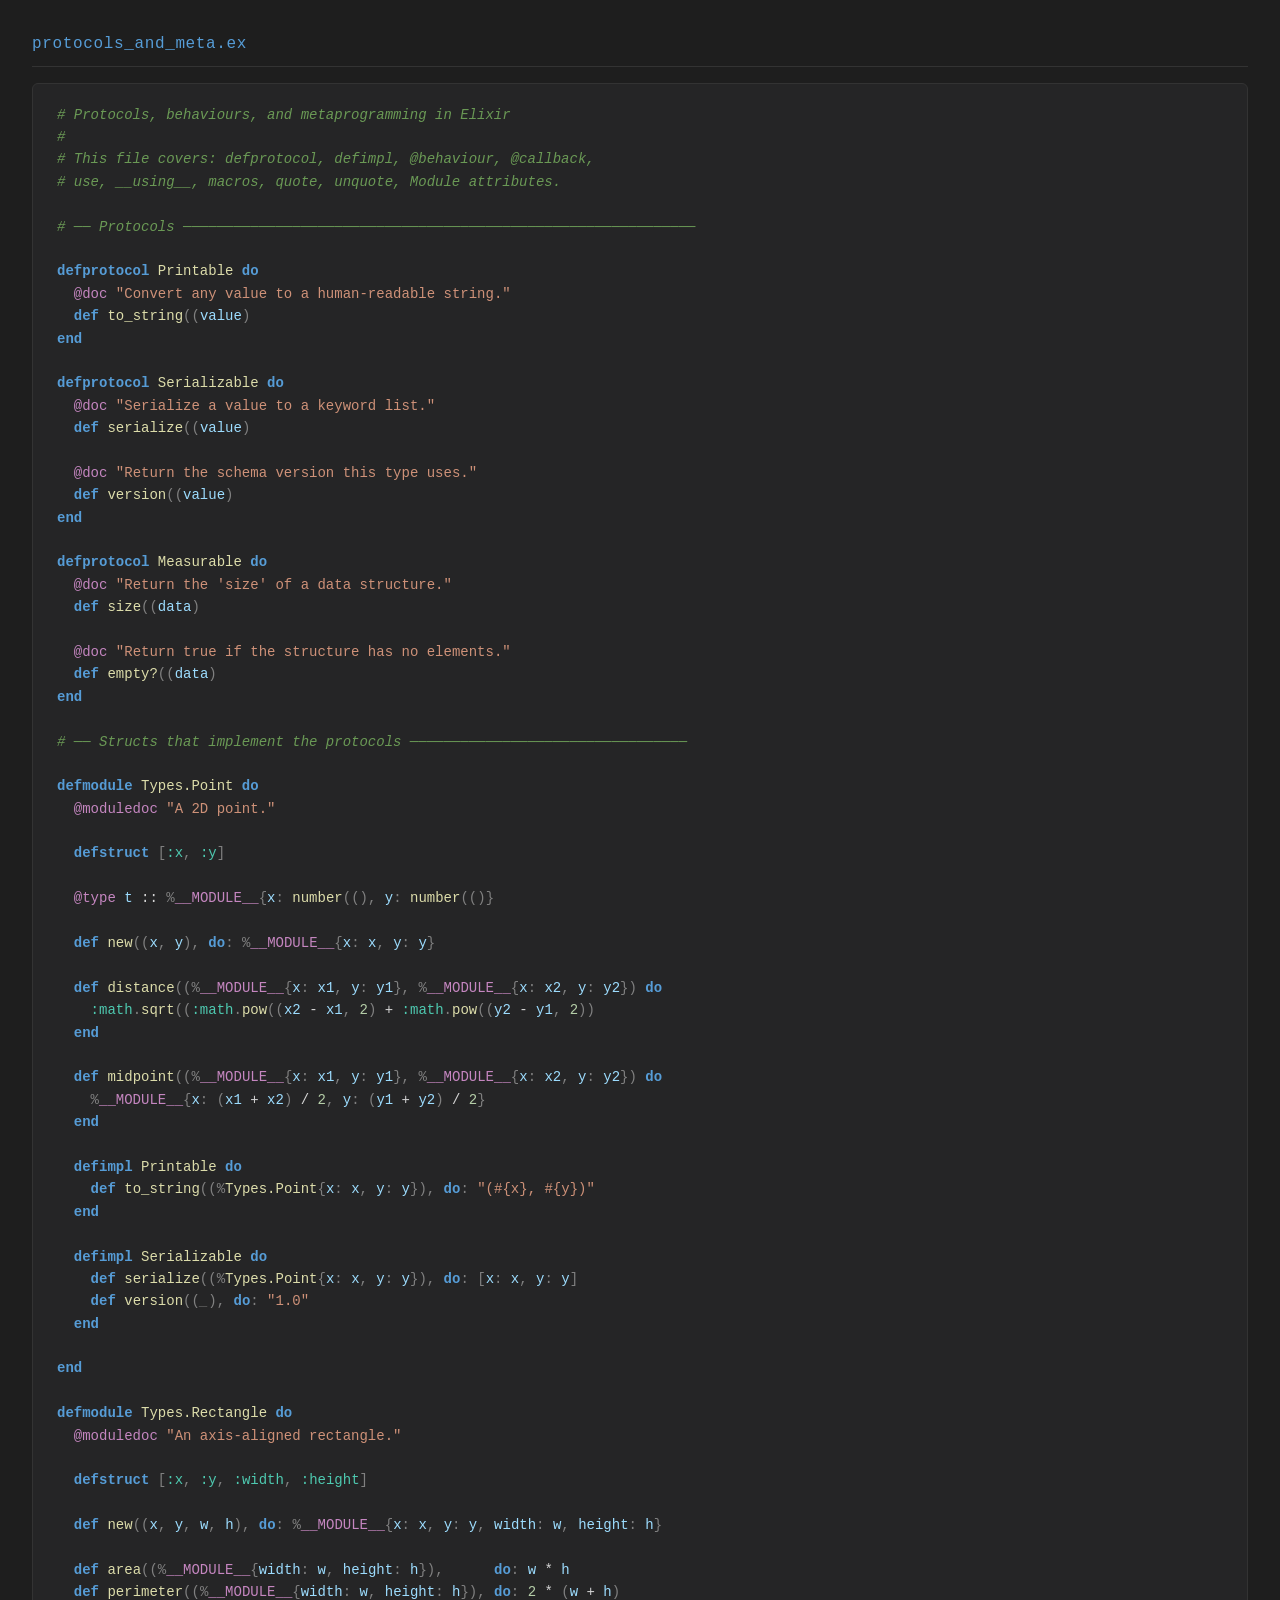
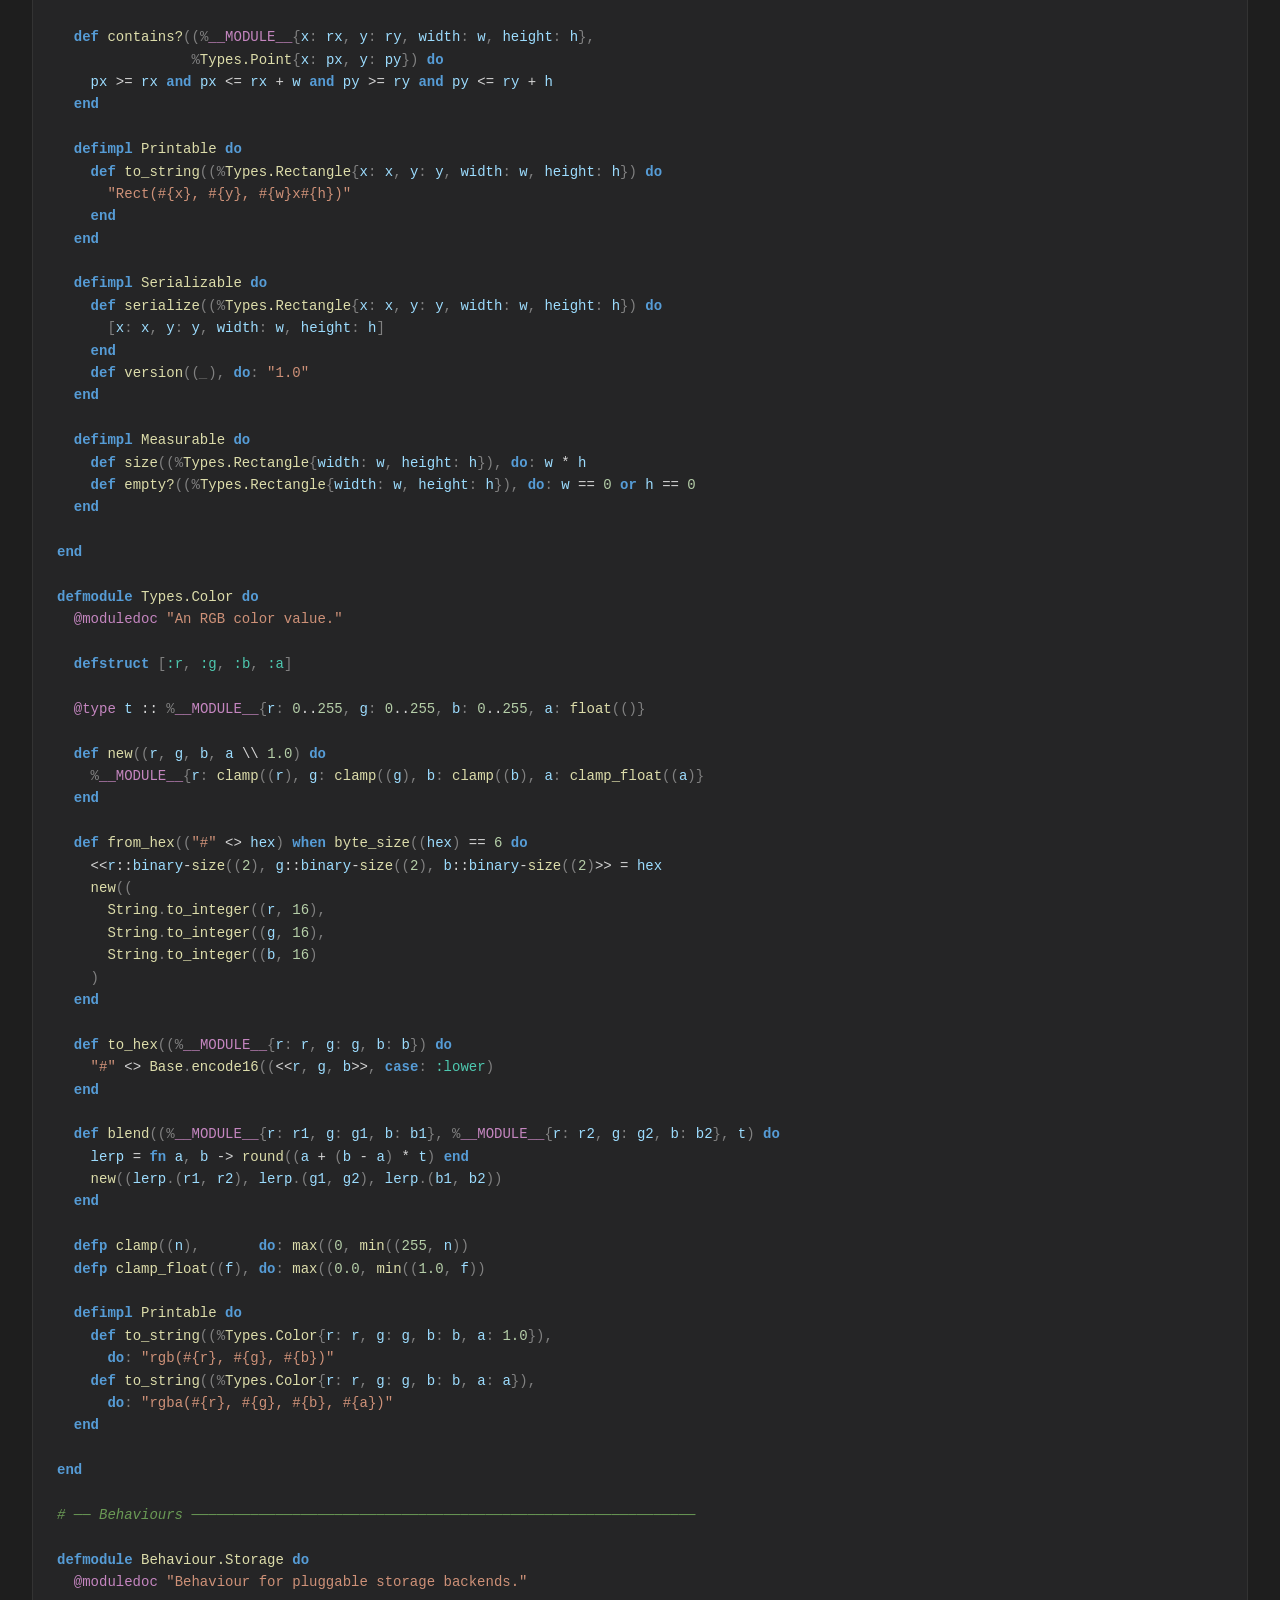
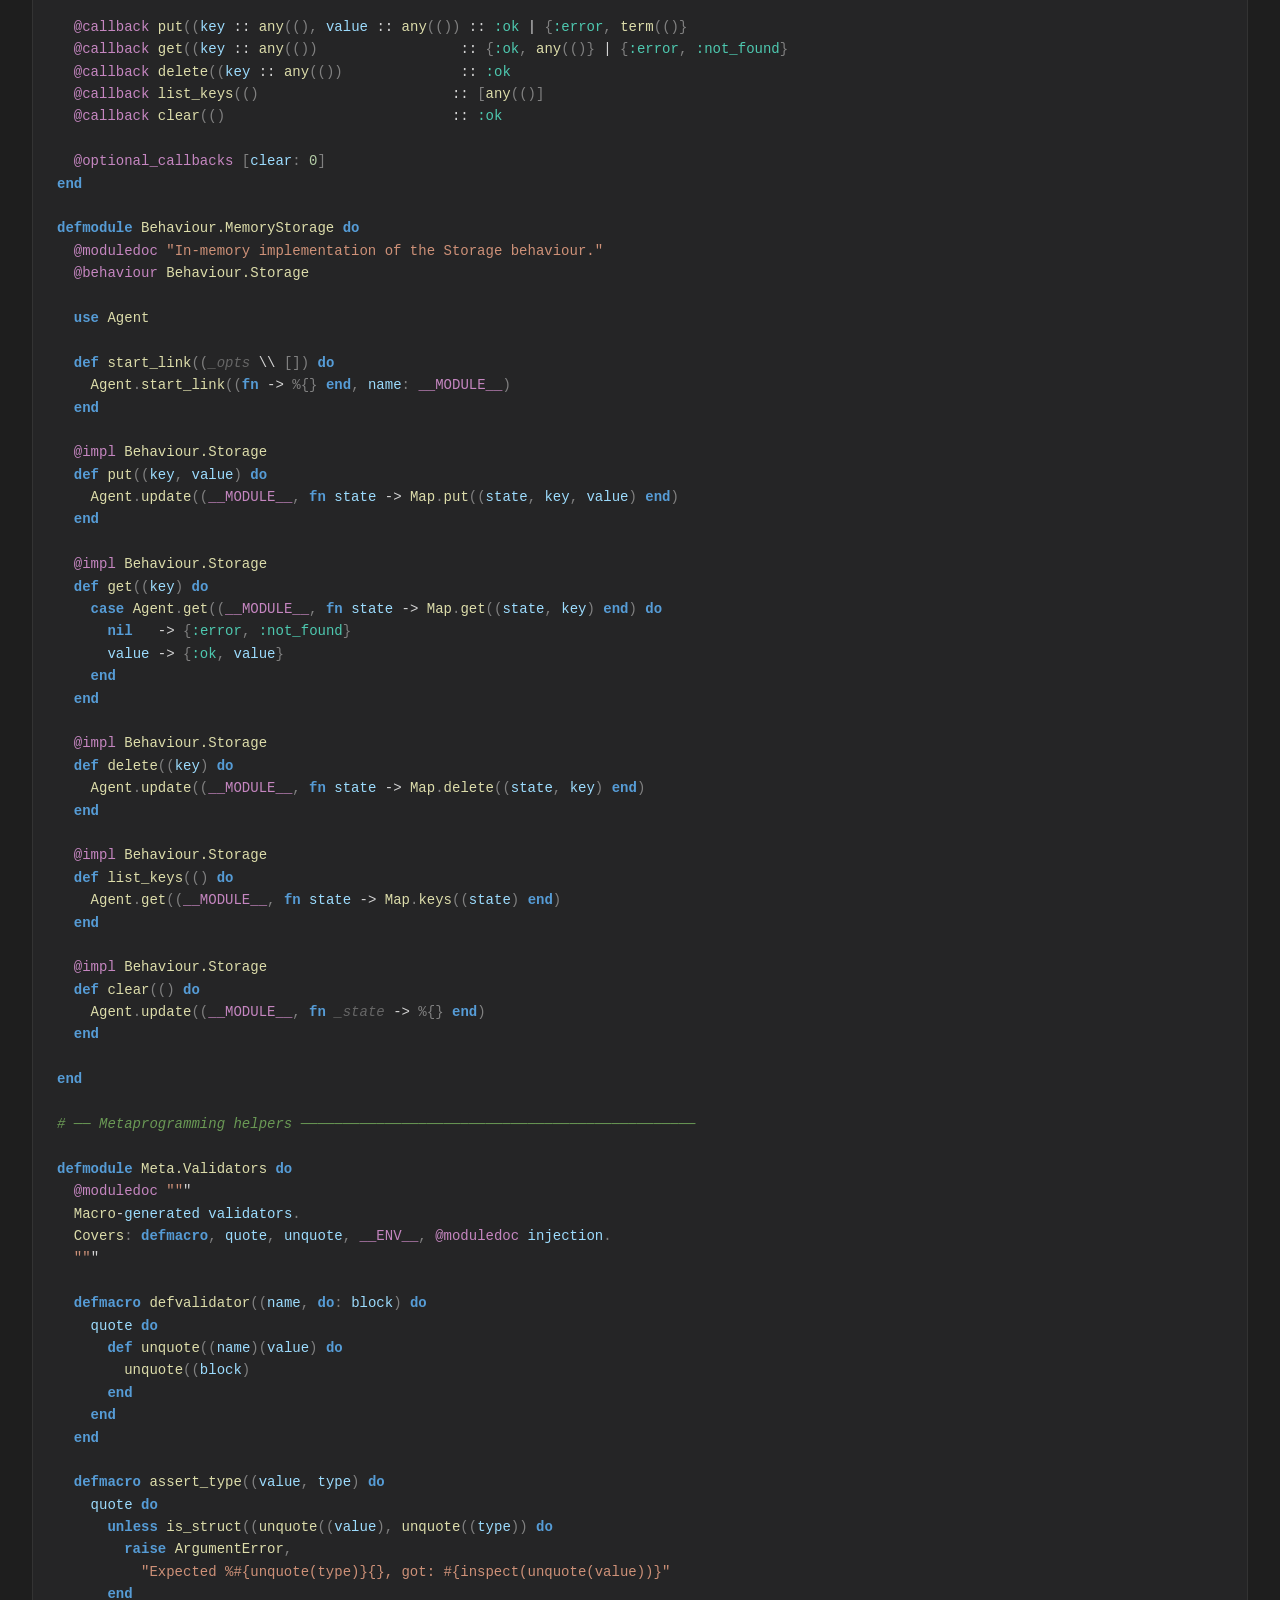
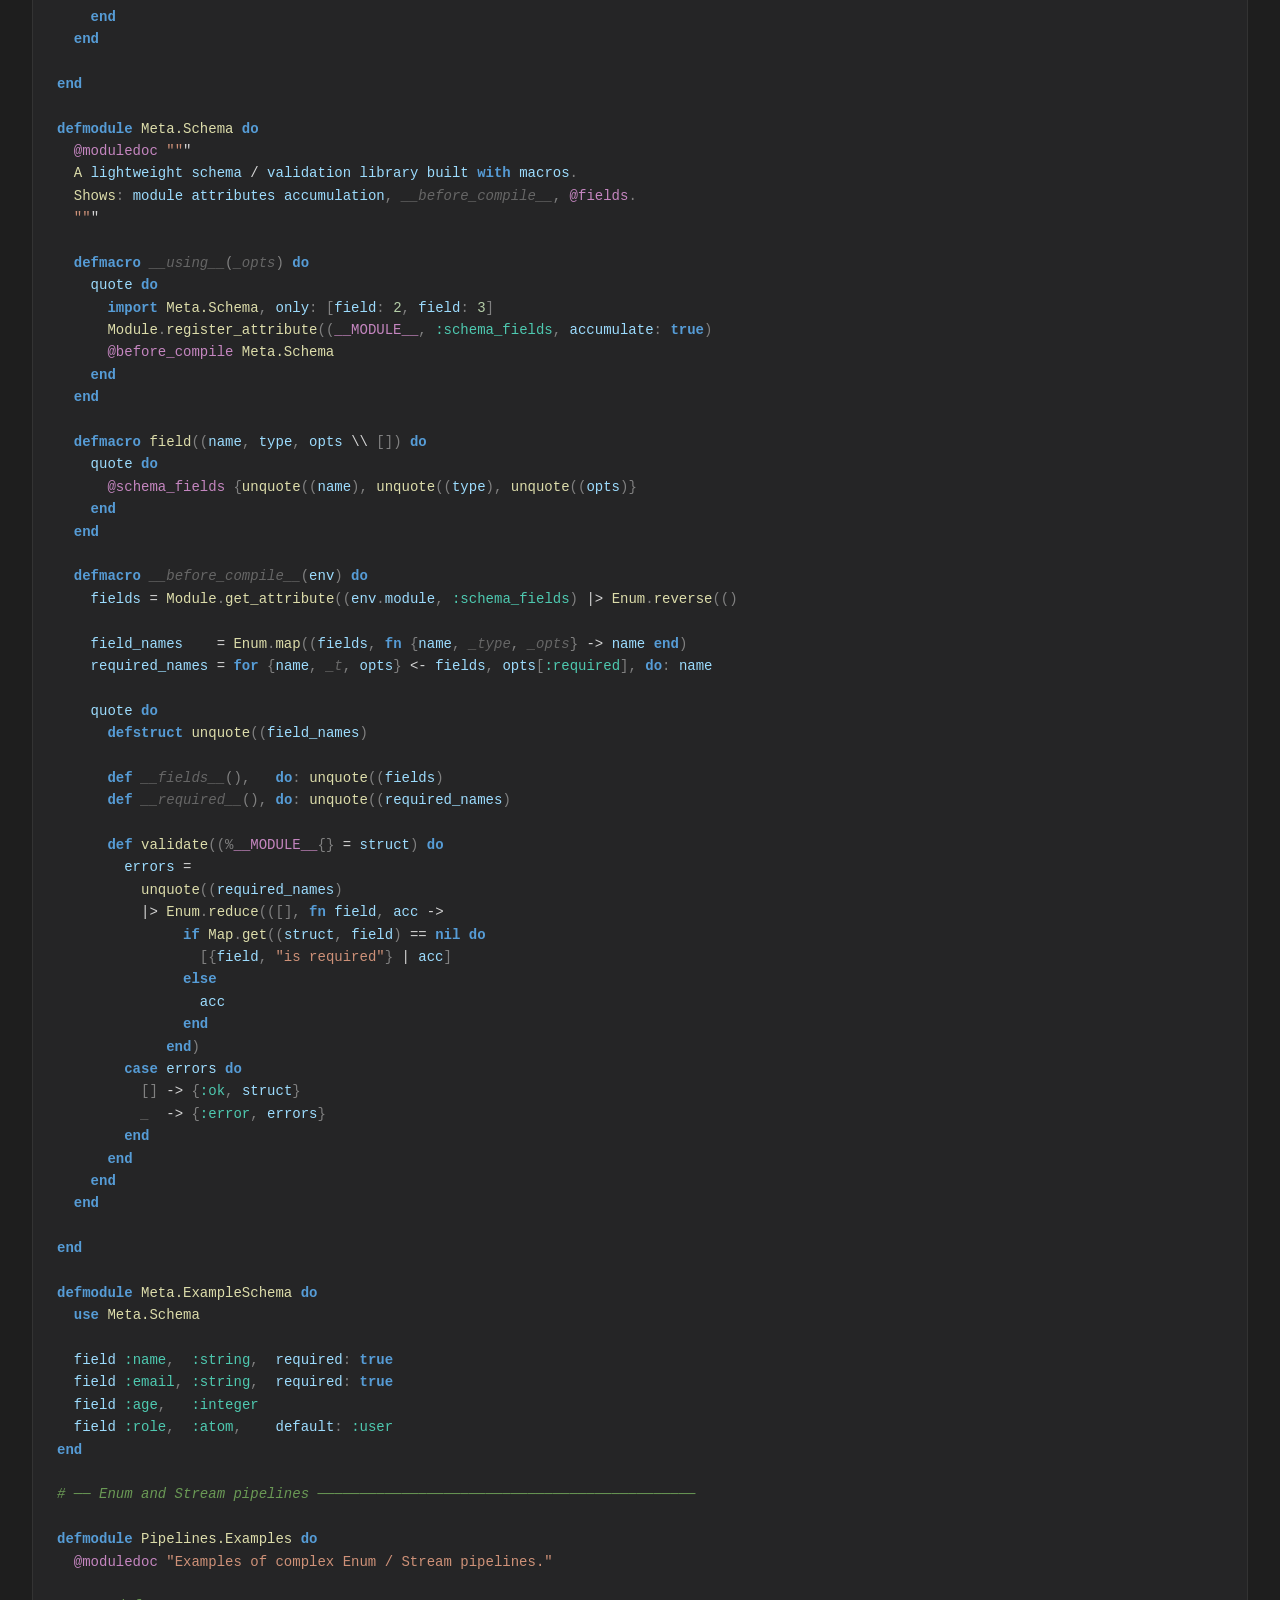
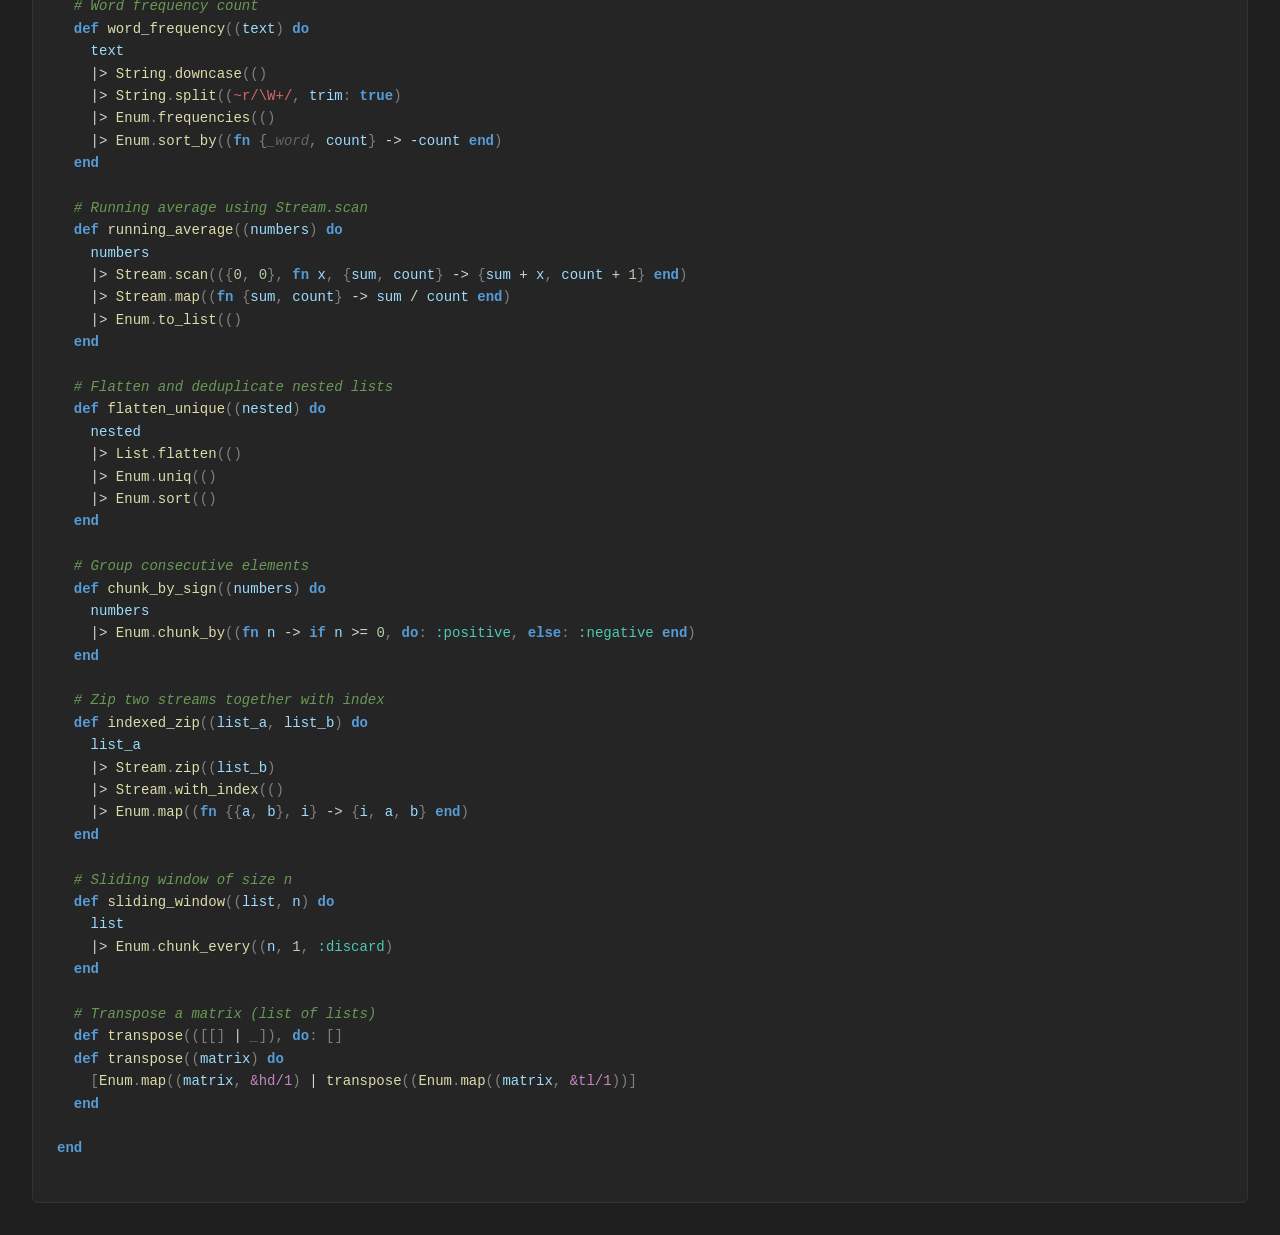
<file: Elixir/output_parallel/protocols_and_meta_parallel.html>
<!DOCTYPE html>
<html lang="en">
  <head>
    <meta charset="UTF-8">
    <title>protocols_and_meta.ex</title>
    <link rel="stylesheet" href="../token_colors.css">
  </head>
  <body>
    <h1 class="filename">protocols_and_meta.ex</h1>
    <pre class="code-block">
<span class="comment"># Protocols, behaviours, and metaprogramming in Elixir</span>
<span class="comment">#</span>
<span class="comment"># This file covers: defprotocol, defimpl, @behaviour, @callback,</span>
<span class="comment"># use, __using__, macros, quote, unquote, Module attributes.</span>

<span class="comment"># ── Protocols ─────────────────────────────────────────────────────────────</span>

<span class="reserved-word">defprotocol</span> <span class="module">Printable</span> <span class="reserved-word">do</span>
  <span class="special">@doc</span> <span class="string">"Convert any value to a human-readable string."</span>
  <span class="reserved-word">def</span> <span class="function">to_string</span><span class="punctuation">(</span><span class="punctuation">(</span><span class="variable">value</span><span class="punctuation">)</span>
<span class="reserved-word">end</span>

<span class="reserved-word">defprotocol</span> <span class="module">Serializable</span> <span class="reserved-word">do</span>
  <span class="special">@doc</span> <span class="string">"Serialize a value to a keyword list."</span>
  <span class="reserved-word">def</span> <span class="function">serialize</span><span class="punctuation">(</span><span class="punctuation">(</span><span class="variable">value</span><span class="punctuation">)</span>

  <span class="special">@doc</span> <span class="string">"Return the schema version this type uses."</span>
  <span class="reserved-word">def</span> <span class="function">version</span><span class="punctuation">(</span><span class="punctuation">(</span><span class="variable">value</span><span class="punctuation">)</span>
<span class="reserved-word">end</span>

<span class="reserved-word">defprotocol</span> <span class="module">Measurable</span> <span class="reserved-word">do</span>
  <span class="special">@doc</span> <span class="string">"Return the 'size' of a data structure."</span>
  <span class="reserved-word">def</span> <span class="function">size</span><span class="punctuation">(</span><span class="punctuation">(</span><span class="variable">data</span><span class="punctuation">)</span>

  <span class="special">@doc</span> <span class="string">"Return true if the structure has no elements."</span>
  <span class="reserved-word">def</span> <span class="function">empty?</span><span class="punctuation">(</span><span class="punctuation">(</span><span class="variable">data</span><span class="punctuation">)</span>
<span class="reserved-word">end</span>

<span class="comment"># ── Structs that implement the protocols ─────────────────────────────────</span>

<span class="reserved-word">defmodule</span> <span class="module">Types.Point</span> <span class="reserved-word">do</span>
  <span class="special">@moduledoc</span> <span class="string">"A 2D point."</span>

  <span class="reserved-word">defstruct</span> <span class="punctuation">[</span><span class="atom">:x</span><span class="punctuation">,</span> <span class="atom">:y</span><span class="punctuation">]</span>

  <span class="special">@type</span> <span class="variable">t</span> <span class="operator">::</span> <span class="punctuation">%</span><span class="special">__MODULE__</span><span class="punctuation">{</span><span class="variable">x</span><span class="punctuation">:</span> <span class="function">number</span><span class="punctuation">(</span><span class="punctuation">(</span><span class="punctuation">)</span><span class="punctuation">,</span> <span class="variable">y</span><span class="punctuation">:</span> <span class="function">number</span><span class="punctuation">(</span><span class="punctuation">(</span><span class="punctuation">)</span><span class="punctuation">}</span>

  <span class="reserved-word">def</span> <span class="function">new</span><span class="punctuation">(</span><span class="punctuation">(</span><span class="variable">x</span><span class="punctuation">,</span> <span class="variable">y</span><span class="punctuation">)</span><span class="punctuation">,</span> <span class="reserved-word">do</span><span class="punctuation">:</span> <span class="punctuation">%</span><span class="special">__MODULE__</span><span class="punctuation">{</span><span class="variable">x</span><span class="punctuation">:</span> <span class="variable">x</span><span class="punctuation">,</span> <span class="variable">y</span><span class="punctuation">:</span> <span class="variable">y</span><span class="punctuation">}</span>

  <span class="reserved-word">def</span> <span class="function">distance</span><span class="punctuation">(</span><span class="punctuation">(</span><span class="punctuation">%</span><span class="special">__MODULE__</span><span class="punctuation">{</span><span class="variable">x</span><span class="punctuation">:</span> <span class="variable">x1</span><span class="punctuation">,</span> <span class="variable">y</span><span class="punctuation">:</span> <span class="variable">y1</span><span class="punctuation">}</span><span class="punctuation">,</span> <span class="punctuation">%</span><span class="special">__MODULE__</span><span class="punctuation">{</span><span class="variable">x</span><span class="punctuation">:</span> <span class="variable">x2</span><span class="punctuation">,</span> <span class="variable">y</span><span class="punctuation">:</span> <span class="variable">y2</span><span class="punctuation">}</span><span class="punctuation">)</span> <span class="reserved-word">do</span>
    <span class="atom">:math</span><span class="punctuation">.</span><span class="function">sqrt</span><span class="punctuation">(</span><span class="punctuation">(</span><span class="atom">:math</span><span class="punctuation">.</span><span class="function">pow</span><span class="punctuation">(</span><span class="punctuation">(</span><span class="variable">x2</span> <span class="operator">-</span> <span class="variable">x1</span><span class="punctuation">,</span> <span class="number">2</span><span class="punctuation">)</span> <span class="operator">+</span> <span class="atom">:math</span><span class="punctuation">.</span><span class="function">pow</span><span class="punctuation">(</span><span class="punctuation">(</span><span class="variable">y2</span> <span class="operator">-</span> <span class="variable">y1</span><span class="punctuation">,</span> <span class="number">2</span><span class="punctuation">)</span><span class="punctuation">)</span>
  <span class="reserved-word">end</span>

  <span class="reserved-word">def</span> <span class="function">midpoint</span><span class="punctuation">(</span><span class="punctuation">(</span><span class="punctuation">%</span><span class="special">__MODULE__</span><span class="punctuation">{</span><span class="variable">x</span><span class="punctuation">:</span> <span class="variable">x1</span><span class="punctuation">,</span> <span class="variable">y</span><span class="punctuation">:</span> <span class="variable">y1</span><span class="punctuation">}</span><span class="punctuation">,</span> <span class="punctuation">%</span><span class="special">__MODULE__</span><span class="punctuation">{</span><span class="variable">x</span><span class="punctuation">:</span> <span class="variable">x2</span><span class="punctuation">,</span> <span class="variable">y</span><span class="punctuation">:</span> <span class="variable">y2</span><span class="punctuation">}</span><span class="punctuation">)</span> <span class="reserved-word">do</span>
    <span class="punctuation">%</span><span class="special">__MODULE__</span><span class="punctuation">{</span><span class="variable">x</span><span class="punctuation">:</span> <span class="punctuation">(</span><span class="variable">x1</span> <span class="operator">+</span> <span class="variable">x2</span><span class="punctuation">)</span> <span class="operator">/</span> <span class="number">2</span><span class="punctuation">,</span> <span class="variable">y</span><span class="punctuation">:</span> <span class="punctuation">(</span><span class="variable">y1</span> <span class="operator">+</span> <span class="variable">y2</span><span class="punctuation">)</span> <span class="operator">/</span> <span class="number">2</span><span class="punctuation">}</span>
  <span class="reserved-word">end</span>

  <span class="reserved-word">defimpl</span> <span class="module">Printable</span> <span class="reserved-word">do</span>
    <span class="reserved-word">def</span> <span class="function">to_string</span><span class="punctuation">(</span><span class="punctuation">(</span><span class="punctuation">%</span><span class="module">Types.Point</span><span class="punctuation">{</span><span class="variable">x</span><span class="punctuation">:</span> <span class="variable">x</span><span class="punctuation">,</span> <span class="variable">y</span><span class="punctuation">:</span> <span class="variable">y</span><span class="punctuation">}</span><span class="punctuation">)</span><span class="punctuation">,</span> <span class="reserved-word">do</span><span class="punctuation">:</span> <span class="string">"(#{x}, #{y})"</span>
  <span class="reserved-word">end</span>

  <span class="reserved-word">defimpl</span> <span class="module">Serializable</span> <span class="reserved-word">do</span>
    <span class="reserved-word">def</span> <span class="function">serialize</span><span class="punctuation">(</span><span class="punctuation">(</span><span class="punctuation">%</span><span class="module">Types.Point</span><span class="punctuation">{</span><span class="variable">x</span><span class="punctuation">:</span> <span class="variable">x</span><span class="punctuation">,</span> <span class="variable">y</span><span class="punctuation">:</span> <span class="variable">y</span><span class="punctuation">}</span><span class="punctuation">)</span><span class="punctuation">,</span> <span class="reserved-word">do</span><span class="punctuation">:</span> <span class="punctuation">[</span><span class="variable">x</span><span class="punctuation">:</span> <span class="variable">x</span><span class="punctuation">,</span> <span class="variable">y</span><span class="punctuation">:</span> <span class="variable">y</span><span class="punctuation">]</span>
    <span class="reserved-word">def</span> <span class="function">version</span><span class="punctuation">(</span><span class="punctuation">(</span><span class="ignored">_</span><span class="punctuation">)</span><span class="punctuation">,</span> <span class="reserved-word">do</span><span class="punctuation">:</span> <span class="string">"1.0"</span>
  <span class="reserved-word">end</span>

<span class="reserved-word">end</span>

<span class="reserved-word">defmodule</span> <span class="module">Types.Rectangle</span> <span class="reserved-word">do</span>
  <span class="special">@moduledoc</span> <span class="string">"An axis-aligned rectangle."</span>

  <span class="reserved-word">defstruct</span> <span class="punctuation">[</span><span class="atom">:x</span><span class="punctuation">,</span> <span class="atom">:y</span><span class="punctuation">,</span> <span class="atom">:width</span><span class="punctuation">,</span> <span class="atom">:height</span><span class="punctuation">]</span>

  <span class="reserved-word">def</span> <span class="function">new</span><span class="punctuation">(</span><span class="punctuation">(</span><span class="variable">x</span><span class="punctuation">,</span> <span class="variable">y</span><span class="punctuation">,</span> <span class="variable">w</span><span class="punctuation">,</span> <span class="variable">h</span><span class="punctuation">)</span><span class="punctuation">,</span> <span class="reserved-word">do</span><span class="punctuation">:</span> <span class="punctuation">%</span><span class="special">__MODULE__</span><span class="punctuation">{</span><span class="variable">x</span><span class="punctuation">:</span> <span class="variable">x</span><span class="punctuation">,</span> <span class="variable">y</span><span class="punctuation">:</span> <span class="variable">y</span><span class="punctuation">,</span> <span class="variable">width</span><span class="punctuation">:</span> <span class="variable">w</span><span class="punctuation">,</span> <span class="variable">height</span><span class="punctuation">:</span> <span class="variable">h</span><span class="punctuation">}</span>

  <span class="reserved-word">def</span> <span class="function">area</span><span class="punctuation">(</span><span class="punctuation">(</span><span class="punctuation">%</span><span class="special">__MODULE__</span><span class="punctuation">{</span><span class="variable">width</span><span class="punctuation">:</span> <span class="variable">w</span><span class="punctuation">,</span> <span class="variable">height</span><span class="punctuation">:</span> <span class="variable">h</span><span class="punctuation">}</span><span class="punctuation">)</span><span class="punctuation">,</span>      <span class="reserved-word">do</span><span class="punctuation">:</span> <span class="variable">w</span> <span class="operator">*</span> <span class="variable">h</span>
  <span class="reserved-word">def</span> <span class="function">perimeter</span><span class="punctuation">(</span><span class="punctuation">(</span><span class="punctuation">%</span><span class="special">__MODULE__</span><span class="punctuation">{</span><span class="variable">width</span><span class="punctuation">:</span> <span class="variable">w</span><span class="punctuation">,</span> <span class="variable">height</span><span class="punctuation">:</span> <span class="variable">h</span><span class="punctuation">}</span><span class="punctuation">)</span><span class="punctuation">,</span> <span class="reserved-word">do</span><span class="punctuation">:</span> <span class="number">2</span> <span class="operator">*</span> <span class="punctuation">(</span><span class="variable">w</span> <span class="operator">+</span> <span class="variable">h</span><span class="punctuation">)</span>

  <span class="reserved-word">def</span> <span class="function">contains?</span><span class="punctuation">(</span><span class="punctuation">(</span><span class="punctuation">%</span><span class="special">__MODULE__</span><span class="punctuation">{</span><span class="variable">x</span><span class="punctuation">:</span> <span class="variable">rx</span><span class="punctuation">,</span> <span class="variable">y</span><span class="punctuation">:</span> <span class="variable">ry</span><span class="punctuation">,</span> <span class="variable">width</span><span class="punctuation">:</span> <span class="variable">w</span><span class="punctuation">,</span> <span class="variable">height</span><span class="punctuation">:</span> <span class="variable">h</span><span class="punctuation">}</span><span class="punctuation">,</span>
                <span class="punctuation">%</span><span class="module">Types.Point</span><span class="punctuation">{</span><span class="variable">x</span><span class="punctuation">:</span> <span class="variable">px</span><span class="punctuation">,</span> <span class="variable">y</span><span class="punctuation">:</span> <span class="variable">py</span><span class="punctuation">}</span><span class="punctuation">)</span> <span class="reserved-word">do</span>
    <span class="variable">px</span> <span class="operator">&gt;=</span> <span class="variable">rx</span> <span class="reserved-word">and</span> <span class="variable">px</span> <span class="operator">&lt;=</span> <span class="variable">rx</span> <span class="operator">+</span> <span class="variable">w</span> <span class="reserved-word">and</span> <span class="variable">py</span> <span class="operator">&gt;=</span> <span class="variable">ry</span> <span class="reserved-word">and</span> <span class="variable">py</span> <span class="operator">&lt;=</span> <span class="variable">ry</span> <span class="operator">+</span> <span class="variable">h</span>
  <span class="reserved-word">end</span>

  <span class="reserved-word">defimpl</span> <span class="module">Printable</span> <span class="reserved-word">do</span>
    <span class="reserved-word">def</span> <span class="function">to_string</span><span class="punctuation">(</span><span class="punctuation">(</span><span class="punctuation">%</span><span class="module">Types.Rectangle</span><span class="punctuation">{</span><span class="variable">x</span><span class="punctuation">:</span> <span class="variable">x</span><span class="punctuation">,</span> <span class="variable">y</span><span class="punctuation">:</span> <span class="variable">y</span><span class="punctuation">,</span> <span class="variable">width</span><span class="punctuation">:</span> <span class="variable">w</span><span class="punctuation">,</span> <span class="variable">height</span><span class="punctuation">:</span> <span class="variable">h</span><span class="punctuation">}</span><span class="punctuation">)</span> <span class="reserved-word">do</span>
      <span class="string">"Rect(#{x}, #{y}, #{w}x#{h})"</span>
    <span class="reserved-word">end</span>
  <span class="reserved-word">end</span>

  <span class="reserved-word">defimpl</span> <span class="module">Serializable</span> <span class="reserved-word">do</span>
    <span class="reserved-word">def</span> <span class="function">serialize</span><span class="punctuation">(</span><span class="punctuation">(</span><span class="punctuation">%</span><span class="module">Types.Rectangle</span><span class="punctuation">{</span><span class="variable">x</span><span class="punctuation">:</span> <span class="variable">x</span><span class="punctuation">,</span> <span class="variable">y</span><span class="punctuation">:</span> <span class="variable">y</span><span class="punctuation">,</span> <span class="variable">width</span><span class="punctuation">:</span> <span class="variable">w</span><span class="punctuation">,</span> <span class="variable">height</span><span class="punctuation">:</span> <span class="variable">h</span><span class="punctuation">}</span><span class="punctuation">)</span> <span class="reserved-word">do</span>
      <span class="punctuation">[</span><span class="variable">x</span><span class="punctuation">:</span> <span class="variable">x</span><span class="punctuation">,</span> <span class="variable">y</span><span class="punctuation">:</span> <span class="variable">y</span><span class="punctuation">,</span> <span class="variable">width</span><span class="punctuation">:</span> <span class="variable">w</span><span class="punctuation">,</span> <span class="variable">height</span><span class="punctuation">:</span> <span class="variable">h</span><span class="punctuation">]</span>
    <span class="reserved-word">end</span>
    <span class="reserved-word">def</span> <span class="function">version</span><span class="punctuation">(</span><span class="punctuation">(</span><span class="ignored">_</span><span class="punctuation">)</span><span class="punctuation">,</span> <span class="reserved-word">do</span><span class="punctuation">:</span> <span class="string">"1.0"</span>
  <span class="reserved-word">end</span>

  <span class="reserved-word">defimpl</span> <span class="module">Measurable</span> <span class="reserved-word">do</span>
    <span class="reserved-word">def</span> <span class="function">size</span><span class="punctuation">(</span><span class="punctuation">(</span><span class="punctuation">%</span><span class="module">Types.Rectangle</span><span class="punctuation">{</span><span class="variable">width</span><span class="punctuation">:</span> <span class="variable">w</span><span class="punctuation">,</span> <span class="variable">height</span><span class="punctuation">:</span> <span class="variable">h</span><span class="punctuation">}</span><span class="punctuation">)</span><span class="punctuation">,</span> <span class="reserved-word">do</span><span class="punctuation">:</span> <span class="variable">w</span> <span class="operator">*</span> <span class="variable">h</span>
    <span class="reserved-word">def</span> <span class="function">empty?</span><span class="punctuation">(</span><span class="punctuation">(</span><span class="punctuation">%</span><span class="module">Types.Rectangle</span><span class="punctuation">{</span><span class="variable">width</span><span class="punctuation">:</span> <span class="variable">w</span><span class="punctuation">,</span> <span class="variable">height</span><span class="punctuation">:</span> <span class="variable">h</span><span class="punctuation">}</span><span class="punctuation">)</span><span class="punctuation">,</span> <span class="reserved-word">do</span><span class="punctuation">:</span> <span class="variable">w</span> <span class="operator">==</span> <span class="number">0</span> <span class="reserved-word">or</span> <span class="variable">h</span> <span class="operator">==</span> <span class="number">0</span>
  <span class="reserved-word">end</span>

<span class="reserved-word">end</span>

<span class="reserved-word">defmodule</span> <span class="module">Types.Color</span> <span class="reserved-word">do</span>
  <span class="special">@moduledoc</span> <span class="string">"An RGB color value."</span>

  <span class="reserved-word">defstruct</span> <span class="punctuation">[</span><span class="atom">:r</span><span class="punctuation">,</span> <span class="atom">:g</span><span class="punctuation">,</span> <span class="atom">:b</span><span class="punctuation">,</span> <span class="atom">:a</span><span class="punctuation">]</span>

  <span class="special">@type</span> <span class="variable">t</span> <span class="operator">::</span> <span class="punctuation">%</span><span class="special">__MODULE__</span><span class="punctuation">{</span><span class="variable">r</span><span class="punctuation">:</span> <span class="number">0</span><span class="operator">..</span><span class="number">255</span><span class="punctuation">,</span> <span class="variable">g</span><span class="punctuation">:</span> <span class="number">0</span><span class="operator">..</span><span class="number">255</span><span class="punctuation">,</span> <span class="variable">b</span><span class="punctuation">:</span> <span class="number">0</span><span class="operator">..</span><span class="number">255</span><span class="punctuation">,</span> <span class="variable">a</span><span class="punctuation">:</span> <span class="function">float</span><span class="punctuation">(</span><span class="punctuation">(</span><span class="punctuation">)</span><span class="punctuation">}</span>

  <span class="reserved-word">def</span> <span class="function">new</span><span class="punctuation">(</span><span class="punctuation">(</span><span class="variable">r</span><span class="punctuation">,</span> <span class="variable">g</span><span class="punctuation">,</span> <span class="variable">b</span><span class="punctuation">,</span> <span class="variable">a</span> <span class="text">\</span><span class="text">\</span> <span class="number">1.0</span><span class="punctuation">)</span> <span class="reserved-word">do</span>
    <span class="punctuation">%</span><span class="special">__MODULE__</span><span class="punctuation">{</span><span class="variable">r</span><span class="punctuation">:</span> <span class="function">clamp</span><span class="punctuation">(</span><span class="punctuation">(</span><span class="variable">r</span><span class="punctuation">)</span><span class="punctuation">,</span> <span class="variable">g</span><span class="punctuation">:</span> <span class="function">clamp</span><span class="punctuation">(</span><span class="punctuation">(</span><span class="variable">g</span><span class="punctuation">)</span><span class="punctuation">,</span> <span class="variable">b</span><span class="punctuation">:</span> <span class="function">clamp</span><span class="punctuation">(</span><span class="punctuation">(</span><span class="variable">b</span><span class="punctuation">)</span><span class="punctuation">,</span> <span class="variable">a</span><span class="punctuation">:</span> <span class="function">clamp_float</span><span class="punctuation">(</span><span class="punctuation">(</span><span class="variable">a</span><span class="punctuation">)</span><span class="punctuation">}</span>
  <span class="reserved-word">end</span>

  <span class="reserved-word">def</span> <span class="function">from_hex</span><span class="punctuation">(</span><span class="punctuation">(</span><span class="string">"#"</span> <span class="operator">&lt;&gt;</span> <span class="variable">hex</span><span class="punctuation">)</span> <span class="reserved-word">when</span> <span class="function">byte_size</span><span class="punctuation">(</span><span class="punctuation">(</span><span class="variable">hex</span><span class="punctuation">)</span> <span class="operator">==</span> <span class="number">6</span> <span class="reserved-word">do</span>
    <span class="operator">&lt;</span><span class="operator">&lt;</span><span class="variable">r</span><span class="operator">::</span><span class="variable">binary</span><span class="operator">-</span><span class="function">size</span><span class="punctuation">(</span><span class="punctuation">(</span><span class="number">2</span><span class="punctuation">)</span><span class="punctuation">,</span> <span class="variable">g</span><span class="operator">::</span><span class="variable">binary</span><span class="operator">-</span><span class="function">size</span><span class="punctuation">(</span><span class="punctuation">(</span><span class="number">2</span><span class="punctuation">)</span><span class="punctuation">,</span> <span class="variable">b</span><span class="operator">::</span><span class="variable">binary</span><span class="operator">-</span><span class="function">size</span><span class="punctuation">(</span><span class="punctuation">(</span><span class="number">2</span><span class="punctuation">)</span><span class="operator">&gt;</span><span class="operator">&gt;</span> <span class="operator">=</span> <span class="variable">hex</span>
    <span class="function">new</span><span class="punctuation">(</span><span class="punctuation">(</span>
      <span class="module">String</span><span class="punctuation">.</span><span class="function">to_integer</span><span class="punctuation">(</span><span class="punctuation">(</span><span class="variable">r</span><span class="punctuation">,</span> <span class="number">16</span><span class="punctuation">)</span><span class="punctuation">,</span>
      <span class="module">String</span><span class="punctuation">.</span><span class="function">to_integer</span><span class="punctuation">(</span><span class="punctuation">(</span><span class="variable">g</span><span class="punctuation">,</span> <span class="number">16</span><span class="punctuation">)</span><span class="punctuation">,</span>
      <span class="module">String</span><span class="punctuation">.</span><span class="function">to_integer</span><span class="punctuation">(</span><span class="punctuation">(</span><span class="variable">b</span><span class="punctuation">,</span> <span class="number">16</span><span class="punctuation">)</span>
    <span class="punctuation">)</span>
  <span class="reserved-word">end</span>

  <span class="reserved-word">def</span> <span class="function">to_hex</span><span class="punctuation">(</span><span class="punctuation">(</span><span class="punctuation">%</span><span class="special">__MODULE__</span><span class="punctuation">{</span><span class="variable">r</span><span class="punctuation">:</span> <span class="variable">r</span><span class="punctuation">,</span> <span class="variable">g</span><span class="punctuation">:</span> <span class="variable">g</span><span class="punctuation">,</span> <span class="variable">b</span><span class="punctuation">:</span> <span class="variable">b</span><span class="punctuation">}</span><span class="punctuation">)</span> <span class="reserved-word">do</span>
    <span class="string">"#"</span> <span class="operator">&lt;&gt;</span> <span class="module">Base</span><span class="punctuation">.</span><span class="function">encode16</span><span class="punctuation">(</span><span class="punctuation">(</span><span class="operator">&lt;</span><span class="operator">&lt;</span><span class="variable">r</span><span class="punctuation">,</span> <span class="variable">g</span><span class="punctuation">,</span> <span class="variable">b</span><span class="operator">&gt;</span><span class="operator">&gt;</span><span class="punctuation">,</span> <span class="reserved-word">case</span><span class="punctuation">:</span> <span class="atom">:lower</span><span class="punctuation">)</span>
  <span class="reserved-word">end</span>

  <span class="reserved-word">def</span> <span class="function">blend</span><span class="punctuation">(</span><span class="punctuation">(</span><span class="punctuation">%</span><span class="special">__MODULE__</span><span class="punctuation">{</span><span class="variable">r</span><span class="punctuation">:</span> <span class="variable">r1</span><span class="punctuation">,</span> <span class="variable">g</span><span class="punctuation">:</span> <span class="variable">g1</span><span class="punctuation">,</span> <span class="variable">b</span><span class="punctuation">:</span> <span class="variable">b1</span><span class="punctuation">}</span><span class="punctuation">,</span> <span class="punctuation">%</span><span class="special">__MODULE__</span><span class="punctuation">{</span><span class="variable">r</span><span class="punctuation">:</span> <span class="variable">r2</span><span class="punctuation">,</span> <span class="variable">g</span><span class="punctuation">:</span> <span class="variable">g2</span><span class="punctuation">,</span> <span class="variable">b</span><span class="punctuation">:</span> <span class="variable">b2</span><span class="punctuation">}</span><span class="punctuation">,</span> <span class="variable">t</span><span class="punctuation">)</span> <span class="reserved-word">do</span>
    <span class="variable">lerp</span> <span class="operator">=</span> <span class="reserved-word">fn</span> <span class="variable">a</span><span class="punctuation">,</span> <span class="variable">b</span> <span class="operator">-&gt;</span> <span class="function">round</span><span class="punctuation">(</span><span class="punctuation">(</span><span class="variable">a</span> <span class="operator">+</span> <span class="punctuation">(</span><span class="variable">b</span> <span class="operator">-</span> <span class="variable">a</span><span class="punctuation">)</span> <span class="operator">*</span> <span class="variable">t</span><span class="punctuation">)</span> <span class="reserved-word">end</span>
    <span class="function">new</span><span class="punctuation">(</span><span class="punctuation">(</span><span class="variable">lerp</span><span class="punctuation">.</span><span class="punctuation">(</span><span class="variable">r1</span><span class="punctuation">,</span> <span class="variable">r2</span><span class="punctuation">)</span><span class="punctuation">,</span> <span class="variable">lerp</span><span class="punctuation">.</span><span class="punctuation">(</span><span class="variable">g1</span><span class="punctuation">,</span> <span class="variable">g2</span><span class="punctuation">)</span><span class="punctuation">,</span> <span class="variable">lerp</span><span class="punctuation">.</span><span class="punctuation">(</span><span class="variable">b1</span><span class="punctuation">,</span> <span class="variable">b2</span><span class="punctuation">)</span><span class="punctuation">)</span>
  <span class="reserved-word">end</span>

  <span class="reserved-word">defp</span> <span class="function">clamp</span><span class="punctuation">(</span><span class="punctuation">(</span><span class="variable">n</span><span class="punctuation">)</span><span class="punctuation">,</span>       <span class="reserved-word">do</span><span class="punctuation">:</span> <span class="function">max</span><span class="punctuation">(</span><span class="punctuation">(</span><span class="number">0</span><span class="punctuation">,</span> <span class="function">min</span><span class="punctuation">(</span><span class="punctuation">(</span><span class="number">255</span><span class="punctuation">,</span> <span class="variable">n</span><span class="punctuation">)</span><span class="punctuation">)</span>
  <span class="reserved-word">defp</span> <span class="function">clamp_float</span><span class="punctuation">(</span><span class="punctuation">(</span><span class="variable">f</span><span class="punctuation">)</span><span class="punctuation">,</span> <span class="reserved-word">do</span><span class="punctuation">:</span> <span class="function">max</span><span class="punctuation">(</span><span class="punctuation">(</span><span class="number">0.0</span><span class="punctuation">,</span> <span class="function">min</span><span class="punctuation">(</span><span class="punctuation">(</span><span class="number">1.0</span><span class="punctuation">,</span> <span class="variable">f</span><span class="punctuation">)</span><span class="punctuation">)</span>

  <span class="reserved-word">defimpl</span> <span class="module">Printable</span> <span class="reserved-word">do</span>
    <span class="reserved-word">def</span> <span class="function">to_string</span><span class="punctuation">(</span><span class="punctuation">(</span><span class="punctuation">%</span><span class="module">Types.Color</span><span class="punctuation">{</span><span class="variable">r</span><span class="punctuation">:</span> <span class="variable">r</span><span class="punctuation">,</span> <span class="variable">g</span><span class="punctuation">:</span> <span class="variable">g</span><span class="punctuation">,</span> <span class="variable">b</span><span class="punctuation">:</span> <span class="variable">b</span><span class="punctuation">,</span> <span class="variable">a</span><span class="punctuation">:</span> <span class="number">1.0</span><span class="punctuation">}</span><span class="punctuation">)</span><span class="punctuation">,</span>
      <span class="reserved-word">do</span><span class="punctuation">:</span> <span class="string">"rgb(#{r}, #{g}, #{b})"</span>
    <span class="reserved-word">def</span> <span class="function">to_string</span><span class="punctuation">(</span><span class="punctuation">(</span><span class="punctuation">%</span><span class="module">Types.Color</span><span class="punctuation">{</span><span class="variable">r</span><span class="punctuation">:</span> <span class="variable">r</span><span class="punctuation">,</span> <span class="variable">g</span><span class="punctuation">:</span> <span class="variable">g</span><span class="punctuation">,</span> <span class="variable">b</span><span class="punctuation">:</span> <span class="variable">b</span><span class="punctuation">,</span> <span class="variable">a</span><span class="punctuation">:</span> <span class="variable">a</span><span class="punctuation">}</span><span class="punctuation">)</span><span class="punctuation">,</span>
      <span class="reserved-word">do</span><span class="punctuation">:</span> <span class="string">"rgba(#{r}, #{g}, #{b}, #{a})"</span>
  <span class="reserved-word">end</span>

<span class="reserved-word">end</span>

<span class="comment"># ── Behaviours ────────────────────────────────────────────────────────────</span>

<span class="reserved-word">defmodule</span> <span class="module">Behaviour.Storage</span> <span class="reserved-word">do</span>
  <span class="special">@moduledoc</span> <span class="string">"Behaviour for pluggable storage backends."</span>

  <span class="special">@callback</span> <span class="function">put</span><span class="punctuation">(</span><span class="punctuation">(</span><span class="variable">key</span> <span class="operator">::</span> <span class="function">any</span><span class="punctuation">(</span><span class="punctuation">(</span><span class="punctuation">)</span><span class="punctuation">,</span> <span class="variable">value</span> <span class="operator">::</span> <span class="function">any</span><span class="punctuation">(</span><span class="punctuation">(</span><span class="punctuation">)</span><span class="punctuation">)</span> <span class="operator">::</span> <span class="atom">:ok</span> <span class="operator">|</span> <span class="punctuation">{</span><span class="atom">:error</span><span class="punctuation">,</span> <span class="function">term</span><span class="punctuation">(</span><span class="punctuation">(</span><span class="punctuation">)</span><span class="punctuation">}</span>
  <span class="special">@callback</span> <span class="function">get</span><span class="punctuation">(</span><span class="punctuation">(</span><span class="variable">key</span> <span class="operator">::</span> <span class="function">any</span><span class="punctuation">(</span><span class="punctuation">(</span><span class="punctuation">)</span><span class="punctuation">)</span>                 <span class="operator">::</span> <span class="punctuation">{</span><span class="atom">:ok</span><span class="punctuation">,</span> <span class="function">any</span><span class="punctuation">(</span><span class="punctuation">(</span><span class="punctuation">)</span><span class="punctuation">}</span> <span class="operator">|</span> <span class="punctuation">{</span><span class="atom">:error</span><span class="punctuation">,</span> <span class="atom">:not_found</span><span class="punctuation">}</span>
  <span class="special">@callback</span> <span class="function">delete</span><span class="punctuation">(</span><span class="punctuation">(</span><span class="variable">key</span> <span class="operator">::</span> <span class="function">any</span><span class="punctuation">(</span><span class="punctuation">(</span><span class="punctuation">)</span><span class="punctuation">)</span>              <span class="operator">::</span> <span class="atom">:ok</span>
  <span class="special">@callback</span> <span class="function">list_keys</span><span class="punctuation">(</span><span class="punctuation">(</span><span class="punctuation">)</span>                       <span class="operator">::</span> <span class="punctuation">[</span><span class="function">any</span><span class="punctuation">(</span><span class="punctuation">(</span><span class="punctuation">)</span><span class="punctuation">]</span>
  <span class="special">@callback</span> <span class="function">clear</span><span class="punctuation">(</span><span class="punctuation">(</span><span class="punctuation">)</span>                           <span class="operator">::</span> <span class="atom">:ok</span>

  <span class="special">@optional_callbacks</span> <span class="punctuation">[</span><span class="variable">clear</span><span class="punctuation">:</span> <span class="number">0</span><span class="punctuation">]</span>
<span class="reserved-word">end</span>

<span class="reserved-word">defmodule</span> <span class="module">Behaviour.MemoryStorage</span> <span class="reserved-word">do</span>
  <span class="special">@moduledoc</span> <span class="string">"In-memory implementation of the Storage behaviour."</span>
  <span class="special">@behaviour</span> <span class="module">Behaviour.Storage</span>

  <span class="reserved-word">use</span> <span class="module">Agent</span>

  <span class="reserved-word">def</span> <span class="function">start_link</span><span class="punctuation">(</span><span class="punctuation">(</span><span class="ignored">_opts</span> <span class="text">\</span><span class="text">\</span> <span class="punctuation">[</span><span class="punctuation">]</span><span class="punctuation">)</span> <span class="reserved-word">do</span>
    <span class="module">Agent</span><span class="punctuation">.</span><span class="function">start_link</span><span class="punctuation">(</span><span class="punctuation">(</span><span class="reserved-word">fn</span> <span class="operator">-&gt;</span> <span class="punctuation">%</span><span class="punctuation">{</span><span class="punctuation">}</span> <span class="reserved-word">end</span><span class="punctuation">,</span> <span class="variable">name</span><span class="punctuation">:</span> <span class="special">__MODULE__</span><span class="punctuation">)</span>
  <span class="reserved-word">end</span>

  <span class="special">@impl</span> <span class="module">Behaviour.Storage</span>
  <span class="reserved-word">def</span> <span class="function">put</span><span class="punctuation">(</span><span class="punctuation">(</span><span class="variable">key</span><span class="punctuation">,</span> <span class="variable">value</span><span class="punctuation">)</span> <span class="reserved-word">do</span>
    <span class="module">Agent</span><span class="punctuation">.</span><span class="function">update</span><span class="punctuation">(</span><span class="punctuation">(</span><span class="special">__MODULE__</span><span class="punctuation">,</span> <span class="reserved-word">fn</span> <span class="variable">state</span> <span class="operator">-&gt;</span> <span class="module">Map</span><span class="punctuation">.</span><span class="function">put</span><span class="punctuation">(</span><span class="punctuation">(</span><span class="variable">state</span><span class="punctuation">,</span> <span class="variable">key</span><span class="punctuation">,</span> <span class="variable">value</span><span class="punctuation">)</span> <span class="reserved-word">end</span><span class="punctuation">)</span>
  <span class="reserved-word">end</span>

  <span class="special">@impl</span> <span class="module">Behaviour.Storage</span>
  <span class="reserved-word">def</span> <span class="function">get</span><span class="punctuation">(</span><span class="punctuation">(</span><span class="variable">key</span><span class="punctuation">)</span> <span class="reserved-word">do</span>
    <span class="reserved-word">case</span> <span class="module">Agent</span><span class="punctuation">.</span><span class="function">get</span><span class="punctuation">(</span><span class="punctuation">(</span><span class="special">__MODULE__</span><span class="punctuation">,</span> <span class="reserved-word">fn</span> <span class="variable">state</span> <span class="operator">-&gt;</span> <span class="module">Map</span><span class="punctuation">.</span><span class="function">get</span><span class="punctuation">(</span><span class="punctuation">(</span><span class="variable">state</span><span class="punctuation">,</span> <span class="variable">key</span><span class="punctuation">)</span> <span class="reserved-word">end</span><span class="punctuation">)</span> <span class="reserved-word">do</span>
      <span class="reserved-word">nil</span>   <span class="operator">-&gt;</span> <span class="punctuation">{</span><span class="atom">:error</span><span class="punctuation">,</span> <span class="atom">:not_found</span><span class="punctuation">}</span>
      <span class="variable">value</span> <span class="operator">-&gt;</span> <span class="punctuation">{</span><span class="atom">:ok</span><span class="punctuation">,</span> <span class="variable">value</span><span class="punctuation">}</span>
    <span class="reserved-word">end</span>
  <span class="reserved-word">end</span>

  <span class="special">@impl</span> <span class="module">Behaviour.Storage</span>
  <span class="reserved-word">def</span> <span class="function">delete</span><span class="punctuation">(</span><span class="punctuation">(</span><span class="variable">key</span><span class="punctuation">)</span> <span class="reserved-word">do</span>
    <span class="module">Agent</span><span class="punctuation">.</span><span class="function">update</span><span class="punctuation">(</span><span class="punctuation">(</span><span class="special">__MODULE__</span><span class="punctuation">,</span> <span class="reserved-word">fn</span> <span class="variable">state</span> <span class="operator">-&gt;</span> <span class="module">Map</span><span class="punctuation">.</span><span class="function">delete</span><span class="punctuation">(</span><span class="punctuation">(</span><span class="variable">state</span><span class="punctuation">,</span> <span class="variable">key</span><span class="punctuation">)</span> <span class="reserved-word">end</span><span class="punctuation">)</span>
  <span class="reserved-word">end</span>

  <span class="special">@impl</span> <span class="module">Behaviour.Storage</span>
  <span class="reserved-word">def</span> <span class="function">list_keys</span><span class="punctuation">(</span><span class="punctuation">(</span><span class="punctuation">)</span> <span class="reserved-word">do</span>
    <span class="module">Agent</span><span class="punctuation">.</span><span class="function">get</span><span class="punctuation">(</span><span class="punctuation">(</span><span class="special">__MODULE__</span><span class="punctuation">,</span> <span class="reserved-word">fn</span> <span class="variable">state</span> <span class="operator">-&gt;</span> <span class="module">Map</span><span class="punctuation">.</span><span class="function">keys</span><span class="punctuation">(</span><span class="punctuation">(</span><span class="variable">state</span><span class="punctuation">)</span> <span class="reserved-word">end</span><span class="punctuation">)</span>
  <span class="reserved-word">end</span>

  <span class="special">@impl</span> <span class="module">Behaviour.Storage</span>
  <span class="reserved-word">def</span> <span class="function">clear</span><span class="punctuation">(</span><span class="punctuation">(</span><span class="punctuation">)</span> <span class="reserved-word">do</span>
    <span class="module">Agent</span><span class="punctuation">.</span><span class="function">update</span><span class="punctuation">(</span><span class="punctuation">(</span><span class="special">__MODULE__</span><span class="punctuation">,</span> <span class="reserved-word">fn</span> <span class="ignored">_state</span> <span class="operator">-&gt;</span> <span class="punctuation">%</span><span class="punctuation">{</span><span class="punctuation">}</span> <span class="reserved-word">end</span><span class="punctuation">)</span>
  <span class="reserved-word">end</span>

<span class="reserved-word">end</span>

<span class="comment"># ── Metaprogramming helpers ───────────────────────────────────────────────</span>

<span class="reserved-word">defmodule</span> <span class="module">Meta.Validators</span> <span class="reserved-word">do</span>
  <span class="special">@moduledoc</span> <span class="string">""</span><span class="text">"</span>
  <span class="module">Macro</span><span class="operator">-</span><span class="variable">generated</span> <span class="variable">validators</span><span class="punctuation">.</span>
  <span class="module">Covers</span><span class="punctuation">:</span> <span class="reserved-word">defmacro</span><span class="punctuation">,</span> <span class="variable">quote</span><span class="punctuation">,</span> <span class="variable">unquote</span><span class="punctuation">,</span> <span class="special">__ENV__</span><span class="punctuation">,</span> <span class="special">@moduledoc</span> <span class="variable">injection</span><span class="punctuation">.</span>
  <span class="string">""</span><span class="text">"</span>

  <span class="reserved-word">defmacro</span> <span class="function">defvalidator</span><span class="punctuation">(</span><span class="punctuation">(</span><span class="variable">name</span><span class="punctuation">,</span> <span class="reserved-word">do</span><span class="punctuation">:</span> <span class="variable">block</span><span class="punctuation">)</span> <span class="reserved-word">do</span>
    <span class="variable">quote</span> <span class="reserved-word">do</span>
      <span class="reserved-word">def</span> <span class="function">unquote</span><span class="punctuation">(</span><span class="punctuation">(</span><span class="variable">name</span><span class="punctuation">)</span><span class="punctuation">(</span><span class="variable">value</span><span class="punctuation">)</span> <span class="reserved-word">do</span>
        <span class="function">unquote</span><span class="punctuation">(</span><span class="punctuation">(</span><span class="variable">block</span><span class="punctuation">)</span>
      <span class="reserved-word">end</span>
    <span class="reserved-word">end</span>
  <span class="reserved-word">end</span>

  <span class="reserved-word">defmacro</span> <span class="function">assert_type</span><span class="punctuation">(</span><span class="punctuation">(</span><span class="variable">value</span><span class="punctuation">,</span> <span class="variable">type</span><span class="punctuation">)</span> <span class="reserved-word">do</span>
    <span class="variable">quote</span> <span class="reserved-word">do</span>
      <span class="reserved-word">unless</span> <span class="function">is_struct</span><span class="punctuation">(</span><span class="punctuation">(</span><span class="function">unquote</span><span class="punctuation">(</span><span class="punctuation">(</span><span class="variable">value</span><span class="punctuation">)</span><span class="punctuation">,</span> <span class="function">unquote</span><span class="punctuation">(</span><span class="punctuation">(</span><span class="variable">type</span><span class="punctuation">)</span><span class="punctuation">)</span> <span class="reserved-word">do</span>
        <span class="reserved-word">raise</span> <span class="module">ArgumentError</span><span class="punctuation">,</span>
          <span class="string">"Expected %#{unquote(type)}{}, got: #{inspect(unquote(value))}"</span>
      <span class="reserved-word">end</span>
    <span class="reserved-word">end</span>
  <span class="reserved-word">end</span>

<span class="reserved-word">end</span>

<span class="reserved-word">defmodule</span> <span class="module">Meta.Schema</span> <span class="reserved-word">do</span>
  <span class="special">@moduledoc</span> <span class="string">""</span><span class="text">"</span>
  <span class="module">A</span> <span class="variable">lightweight</span> <span class="variable">schema</span> <span class="operator">/</span> <span class="variable">validation</span> <span class="variable">library</span> <span class="variable">built</span> <span class="reserved-word">with</span> <span class="variable">macros</span><span class="punctuation">.</span>
  <span class="module">Shows</span><span class="punctuation">:</span> <span class="variable">module</span> <span class="variable">attributes</span> <span class="variable">accumulation</span><span class="punctuation">,</span> <span class="ignored">__before_compile__</span><span class="punctuation">,</span> <span class="special">@fields</span><span class="punctuation">.</span>
  <span class="string">""</span><span class="text">"</span>

  <span class="reserved-word">defmacro</span> <span class="ignored">__using__</span><span class="punctuation">(</span><span class="ignored">_opts</span><span class="punctuation">)</span> <span class="reserved-word">do</span>
    <span class="variable">quote</span> <span class="reserved-word">do</span>
      <span class="reserved-word">import</span> <span class="module">Meta.Schema</span><span class="punctuation">,</span> <span class="variable">only</span><span class="punctuation">:</span> <span class="punctuation">[</span><span class="variable">field</span><span class="punctuation">:</span> <span class="number">2</span><span class="punctuation">,</span> <span class="variable">field</span><span class="punctuation">:</span> <span class="number">3</span><span class="punctuation">]</span>
      <span class="module">Module</span><span class="punctuation">.</span><span class="function">register_attribute</span><span class="punctuation">(</span><span class="punctuation">(</span><span class="special">__MODULE__</span><span class="punctuation">,</span> <span class="atom">:schema_fields</span><span class="punctuation">,</span> <span class="variable">accumulate</span><span class="punctuation">:</span> <span class="reserved-word">true</span><span class="punctuation">)</span>
      <span class="special">@before_compile</span> <span class="module">Meta.Schema</span>
    <span class="reserved-word">end</span>
  <span class="reserved-word">end</span>

  <span class="reserved-word">defmacro</span> <span class="function">field</span><span class="punctuation">(</span><span class="punctuation">(</span><span class="variable">name</span><span class="punctuation">,</span> <span class="variable">type</span><span class="punctuation">,</span> <span class="variable">opts</span> <span class="text">\</span><span class="text">\</span> <span class="punctuation">[</span><span class="punctuation">]</span><span class="punctuation">)</span> <span class="reserved-word">do</span>
    <span class="variable">quote</span> <span class="reserved-word">do</span>
      <span class="special">@schema_fields</span> <span class="punctuation">{</span><span class="function">unquote</span><span class="punctuation">(</span><span class="punctuation">(</span><span class="variable">name</span><span class="punctuation">)</span><span class="punctuation">,</span> <span class="function">unquote</span><span class="punctuation">(</span><span class="punctuation">(</span><span class="variable">type</span><span class="punctuation">)</span><span class="punctuation">,</span> <span class="function">unquote</span><span class="punctuation">(</span><span class="punctuation">(</span><span class="variable">opts</span><span class="punctuation">)</span><span class="punctuation">}</span>
    <span class="reserved-word">end</span>
  <span class="reserved-word">end</span>

  <span class="reserved-word">defmacro</span> <span class="ignored">__before_compile__</span><span class="punctuation">(</span><span class="variable">env</span><span class="punctuation">)</span> <span class="reserved-word">do</span>
    <span class="variable">fields</span> <span class="operator">=</span> <span class="module">Module</span><span class="punctuation">.</span><span class="function">get_attribute</span><span class="punctuation">(</span><span class="punctuation">(</span><span class="variable">env</span><span class="punctuation">.</span><span class="variable">module</span><span class="punctuation">,</span> <span class="atom">:schema_fields</span><span class="punctuation">)</span> <span class="operator">|&gt;</span> <span class="module">Enum</span><span class="punctuation">.</span><span class="function">reverse</span><span class="punctuation">(</span><span class="punctuation">(</span><span class="punctuation">)</span>

    <span class="variable">field_names</span>    <span class="operator">=</span> <span class="module">Enum</span><span class="punctuation">.</span><span class="function">map</span><span class="punctuation">(</span><span class="punctuation">(</span><span class="variable">fields</span><span class="punctuation">,</span> <span class="reserved-word">fn</span> <span class="punctuation">{</span><span class="variable">name</span><span class="punctuation">,</span> <span class="ignored">_type</span><span class="punctuation">,</span> <span class="ignored">_opts</span><span class="punctuation">}</span> <span class="operator">-&gt;</span> <span class="variable">name</span> <span class="reserved-word">end</span><span class="punctuation">)</span>
    <span class="variable">required_names</span> <span class="operator">=</span> <span class="reserved-word">for</span> <span class="punctuation">{</span><span class="variable">name</span><span class="punctuation">,</span> <span class="ignored">_t</span><span class="punctuation">,</span> <span class="variable">opts</span><span class="punctuation">}</span> <span class="operator">&lt;-</span> <span class="variable">fields</span><span class="punctuation">,</span> <span class="variable">opts</span><span class="punctuation">[</span><span class="atom">:required</span><span class="punctuation">]</span><span class="punctuation">,</span> <span class="reserved-word">do</span><span class="punctuation">:</span> <span class="variable">name</span>

    <span class="variable">quote</span> <span class="reserved-word">do</span>
      <span class="reserved-word">defstruct</span> <span class="function">unquote</span><span class="punctuation">(</span><span class="punctuation">(</span><span class="variable">field_names</span><span class="punctuation">)</span>

      <span class="reserved-word">def</span> <span class="ignored">__fields__</span><span class="punctuation">(</span><span class="punctuation">)</span><span class="punctuation">,</span>   <span class="reserved-word">do</span><span class="punctuation">:</span> <span class="function">unquote</span><span class="punctuation">(</span><span class="punctuation">(</span><span class="variable">fields</span><span class="punctuation">)</span>
      <span class="reserved-word">def</span> <span class="ignored">__required__</span><span class="punctuation">(</span><span class="punctuation">)</span><span class="punctuation">,</span> <span class="reserved-word">do</span><span class="punctuation">:</span> <span class="function">unquote</span><span class="punctuation">(</span><span class="punctuation">(</span><span class="variable">required_names</span><span class="punctuation">)</span>

      <span class="reserved-word">def</span> <span class="function">validate</span><span class="punctuation">(</span><span class="punctuation">(</span><span class="punctuation">%</span><span class="special">__MODULE__</span><span class="punctuation">{</span><span class="punctuation">}</span> <span class="operator">=</span> <span class="variable">struct</span><span class="punctuation">)</span> <span class="reserved-word">do</span>
        <span class="variable">errors</span> <span class="operator">=</span>
          <span class="function">unquote</span><span class="punctuation">(</span><span class="punctuation">(</span><span class="variable">required_names</span><span class="punctuation">)</span>
          <span class="operator">|&gt;</span> <span class="module">Enum</span><span class="punctuation">.</span><span class="function">reduce</span><span class="punctuation">(</span><span class="punctuation">(</span><span class="punctuation">[</span><span class="punctuation">]</span><span class="punctuation">,</span> <span class="reserved-word">fn</span> <span class="variable">field</span><span class="punctuation">,</span> <span class="variable">acc</span> <span class="operator">-&gt;</span>
               <span class="reserved-word">if</span> <span class="module">Map</span><span class="punctuation">.</span><span class="function">get</span><span class="punctuation">(</span><span class="punctuation">(</span><span class="variable">struct</span><span class="punctuation">,</span> <span class="variable">field</span><span class="punctuation">)</span> <span class="operator">==</span> <span class="reserved-word">nil</span> <span class="reserved-word">do</span>
                 <span class="punctuation">[</span><span class="punctuation">{</span><span class="variable">field</span><span class="punctuation">,</span> <span class="string">"is required"</span><span class="punctuation">}</span> <span class="operator">|</span> <span class="variable">acc</span><span class="punctuation">]</span>
               <span class="reserved-word">else</span>
                 <span class="variable">acc</span>
               <span class="reserved-word">end</span>
             <span class="reserved-word">end</span><span class="punctuation">)</span>
        <span class="reserved-word">case</span> <span class="variable">errors</span> <span class="reserved-word">do</span>
          <span class="punctuation">[</span><span class="punctuation">]</span> <span class="operator">-&gt;</span> <span class="punctuation">{</span><span class="atom">:ok</span><span class="punctuation">,</span> <span class="variable">struct</span><span class="punctuation">}</span>
          <span class="ignored">_</span>  <span class="operator">-&gt;</span> <span class="punctuation">{</span><span class="atom">:error</span><span class="punctuation">,</span> <span class="variable">errors</span><span class="punctuation">}</span>
        <span class="reserved-word">end</span>
      <span class="reserved-word">end</span>
    <span class="reserved-word">end</span>
  <span class="reserved-word">end</span>

<span class="reserved-word">end</span>

<span class="reserved-word">defmodule</span> <span class="module">Meta.ExampleSchema</span> <span class="reserved-word">do</span>
  <span class="reserved-word">use</span> <span class="module">Meta.Schema</span>

  <span class="variable">field</span> <span class="atom">:name</span><span class="punctuation">,</span>  <span class="atom">:string</span><span class="punctuation">,</span>  <span class="variable">required</span><span class="punctuation">:</span> <span class="reserved-word">true</span>
  <span class="variable">field</span> <span class="atom">:email</span><span class="punctuation">,</span> <span class="atom">:string</span><span class="punctuation">,</span>  <span class="variable">required</span><span class="punctuation">:</span> <span class="reserved-word">true</span>
  <span class="variable">field</span> <span class="atom">:age</span><span class="punctuation">,</span>   <span class="atom">:integer</span>
  <span class="variable">field</span> <span class="atom">:role</span><span class="punctuation">,</span>  <span class="atom">:atom</span><span class="punctuation">,</span>    <span class="variable">default</span><span class="punctuation">:</span> <span class="atom">:user</span>
<span class="reserved-word">end</span>

<span class="comment"># ── Enum and Stream pipelines ─────────────────────────────────────────────</span>

<span class="reserved-word">defmodule</span> <span class="module">Pipelines.Examples</span> <span class="reserved-word">do</span>
  <span class="special">@moduledoc</span> <span class="string">"Examples of complex Enum / Stream pipelines."</span>

  <span class="comment"># Word frequency count</span>
  <span class="reserved-word">def</span> <span class="function">word_frequency</span><span class="punctuation">(</span><span class="punctuation">(</span><span class="variable">text</span><span class="punctuation">)</span> <span class="reserved-word">do</span>
    <span class="variable">text</span>
    <span class="operator">|&gt;</span> <span class="module">String</span><span class="punctuation">.</span><span class="function">downcase</span><span class="punctuation">(</span><span class="punctuation">(</span><span class="punctuation">)</span>
    <span class="operator">|&gt;</span> <span class="module">String</span><span class="punctuation">.</span><span class="function">split</span><span class="punctuation">(</span><span class="punctuation">(</span><span class="sigil">~r/\W+/</span><span class="punctuation">,</span> <span class="variable">trim</span><span class="punctuation">:</span> <span class="reserved-word">true</span><span class="punctuation">)</span>
    <span class="operator">|&gt;</span> <span class="module">Enum</span><span class="punctuation">.</span><span class="function">frequencies</span><span class="punctuation">(</span><span class="punctuation">(</span><span class="punctuation">)</span>
    <span class="operator">|&gt;</span> <span class="module">Enum</span><span class="punctuation">.</span><span class="function">sort_by</span><span class="punctuation">(</span><span class="punctuation">(</span><span class="reserved-word">fn</span> <span class="punctuation">{</span><span class="ignored">_word</span><span class="punctuation">,</span> <span class="variable">count</span><span class="punctuation">}</span> <span class="operator">-&gt;</span> <span class="operator">-</span><span class="variable">count</span> <span class="reserved-word">end</span><span class="punctuation">)</span>
  <span class="reserved-word">end</span>

  <span class="comment"># Running average using Stream.scan</span>
  <span class="reserved-word">def</span> <span class="function">running_average</span><span class="punctuation">(</span><span class="punctuation">(</span><span class="variable">numbers</span><span class="punctuation">)</span> <span class="reserved-word">do</span>
    <span class="variable">numbers</span>
    <span class="operator">|&gt;</span> <span class="module">Stream</span><span class="punctuation">.</span><span class="function">scan</span><span class="punctuation">(</span><span class="punctuation">(</span><span class="punctuation">{</span><span class="number">0</span><span class="punctuation">,</span> <span class="number">0</span><span class="punctuation">}</span><span class="punctuation">,</span> <span class="reserved-word">fn</span> <span class="variable">x</span><span class="punctuation">,</span> <span class="punctuation">{</span><span class="variable">sum</span><span class="punctuation">,</span> <span class="variable">count</span><span class="punctuation">}</span> <span class="operator">-&gt;</span> <span class="punctuation">{</span><span class="variable">sum</span> <span class="operator">+</span> <span class="variable">x</span><span class="punctuation">,</span> <span class="variable">count</span> <span class="operator">+</span> <span class="number">1</span><span class="punctuation">}</span> <span class="reserved-word">end</span><span class="punctuation">)</span>
    <span class="operator">|&gt;</span> <span class="module">Stream</span><span class="punctuation">.</span><span class="function">map</span><span class="punctuation">(</span><span class="punctuation">(</span><span class="reserved-word">fn</span> <span class="punctuation">{</span><span class="variable">sum</span><span class="punctuation">,</span> <span class="variable">count</span><span class="punctuation">}</span> <span class="operator">-&gt;</span> <span class="variable">sum</span> <span class="operator">/</span> <span class="variable">count</span> <span class="reserved-word">end</span><span class="punctuation">)</span>
    <span class="operator">|&gt;</span> <span class="module">Enum</span><span class="punctuation">.</span><span class="function">to_list</span><span class="punctuation">(</span><span class="punctuation">(</span><span class="punctuation">)</span>
  <span class="reserved-word">end</span>

  <span class="comment"># Flatten and deduplicate nested lists</span>
  <span class="reserved-word">def</span> <span class="function">flatten_unique</span><span class="punctuation">(</span><span class="punctuation">(</span><span class="variable">nested</span><span class="punctuation">)</span> <span class="reserved-word">do</span>
    <span class="variable">nested</span>
    <span class="operator">|&gt;</span> <span class="module">List</span><span class="punctuation">.</span><span class="function">flatten</span><span class="punctuation">(</span><span class="punctuation">(</span><span class="punctuation">)</span>
    <span class="operator">|&gt;</span> <span class="module">Enum</span><span class="punctuation">.</span><span class="function">uniq</span><span class="punctuation">(</span><span class="punctuation">(</span><span class="punctuation">)</span>
    <span class="operator">|&gt;</span> <span class="module">Enum</span><span class="punctuation">.</span><span class="function">sort</span><span class="punctuation">(</span><span class="punctuation">(</span><span class="punctuation">)</span>
  <span class="reserved-word">end</span>

  <span class="comment"># Group consecutive elements</span>
  <span class="reserved-word">def</span> <span class="function">chunk_by_sign</span><span class="punctuation">(</span><span class="punctuation">(</span><span class="variable">numbers</span><span class="punctuation">)</span> <span class="reserved-word">do</span>
    <span class="variable">numbers</span>
    <span class="operator">|&gt;</span> <span class="module">Enum</span><span class="punctuation">.</span><span class="function">chunk_by</span><span class="punctuation">(</span><span class="punctuation">(</span><span class="reserved-word">fn</span> <span class="variable">n</span> <span class="operator">-&gt;</span> <span class="reserved-word">if</span> <span class="variable">n</span> <span class="operator">&gt;=</span> <span class="number">0</span><span class="punctuation">,</span> <span class="reserved-word">do</span><span class="punctuation">:</span> <span class="atom">:positive</span><span class="punctuation">,</span> <span class="reserved-word">else</span><span class="punctuation">:</span> <span class="atom">:negative</span> <span class="reserved-word">end</span><span class="punctuation">)</span>
  <span class="reserved-word">end</span>

  <span class="comment"># Zip two streams together with index</span>
  <span class="reserved-word">def</span> <span class="function">indexed_zip</span><span class="punctuation">(</span><span class="punctuation">(</span><span class="variable">list_a</span><span class="punctuation">,</span> <span class="variable">list_b</span><span class="punctuation">)</span> <span class="reserved-word">do</span>
    <span class="variable">list_a</span>
    <span class="operator">|&gt;</span> <span class="module">Stream</span><span class="punctuation">.</span><span class="function">zip</span><span class="punctuation">(</span><span class="punctuation">(</span><span class="variable">list_b</span><span class="punctuation">)</span>
    <span class="operator">|&gt;</span> <span class="module">Stream</span><span class="punctuation">.</span><span class="function">with_index</span><span class="punctuation">(</span><span class="punctuation">(</span><span class="punctuation">)</span>
    <span class="operator">|&gt;</span> <span class="module">Enum</span><span class="punctuation">.</span><span class="function">map</span><span class="punctuation">(</span><span class="punctuation">(</span><span class="reserved-word">fn</span> <span class="punctuation">{</span><span class="punctuation">{</span><span class="variable">a</span><span class="punctuation">,</span> <span class="variable">b</span><span class="punctuation">}</span><span class="punctuation">,</span> <span class="variable">i</span><span class="punctuation">}</span> <span class="operator">-&gt;</span> <span class="punctuation">{</span><span class="variable">i</span><span class="punctuation">,</span> <span class="variable">a</span><span class="punctuation">,</span> <span class="variable">b</span><span class="punctuation">}</span> <span class="reserved-word">end</span><span class="punctuation">)</span>
  <span class="reserved-word">end</span>

  <span class="comment"># Sliding window of size n</span>
  <span class="reserved-word">def</span> <span class="function">sliding_window</span><span class="punctuation">(</span><span class="punctuation">(</span><span class="variable">list</span><span class="punctuation">,</span> <span class="variable">n</span><span class="punctuation">)</span> <span class="reserved-word">do</span>
    <span class="variable">list</span>
    <span class="operator">|&gt;</span> <span class="module">Enum</span><span class="punctuation">.</span><span class="function">chunk_every</span><span class="punctuation">(</span><span class="punctuation">(</span><span class="variable">n</span><span class="punctuation">,</span> <span class="number">1</span><span class="punctuation">,</span> <span class="atom">:discard</span><span class="punctuation">)</span>
  <span class="reserved-word">end</span>

  <span class="comment"># Transpose a matrix (list of lists)</span>
  <span class="reserved-word">def</span> <span class="function">transpose</span><span class="punctuation">(</span><span class="punctuation">(</span><span class="punctuation">[</span><span class="punctuation">[</span><span class="punctuation">]</span> <span class="operator">|</span> <span class="ignored">_</span><span class="punctuation">]</span><span class="punctuation">)</span><span class="punctuation">,</span> <span class="reserved-word">do</span><span class="punctuation">:</span> <span class="punctuation">[</span><span class="punctuation">]</span>
  <span class="reserved-word">def</span> <span class="function">transpose</span><span class="punctuation">(</span><span class="punctuation">(</span><span class="variable">matrix</span><span class="punctuation">)</span> <span class="reserved-word">do</span>
    <span class="punctuation">[</span><span class="module">Enum</span><span class="punctuation">.</span><span class="function">map</span><span class="punctuation">(</span><span class="punctuation">(</span><span class="variable">matrix</span><span class="punctuation">,</span> <span class="capture">&amp;hd/1</span><span class="punctuation">)</span> <span class="operator">|</span> <span class="function">transpose</span><span class="punctuation">(</span><span class="punctuation">(</span><span class="module">Enum</span><span class="punctuation">.</span><span class="function">map</span><span class="punctuation">(</span><span class="punctuation">(</span><span class="variable">matrix</span><span class="punctuation">,</span> <span class="capture">&amp;tl/1</span><span class="punctuation">)</span><span class="punctuation">)</span><span class="punctuation">]</span>
  <span class="reserved-word">end</span>

<span class="reserved-word">end</span>
    </pre>
  </body>
</html>
</file>
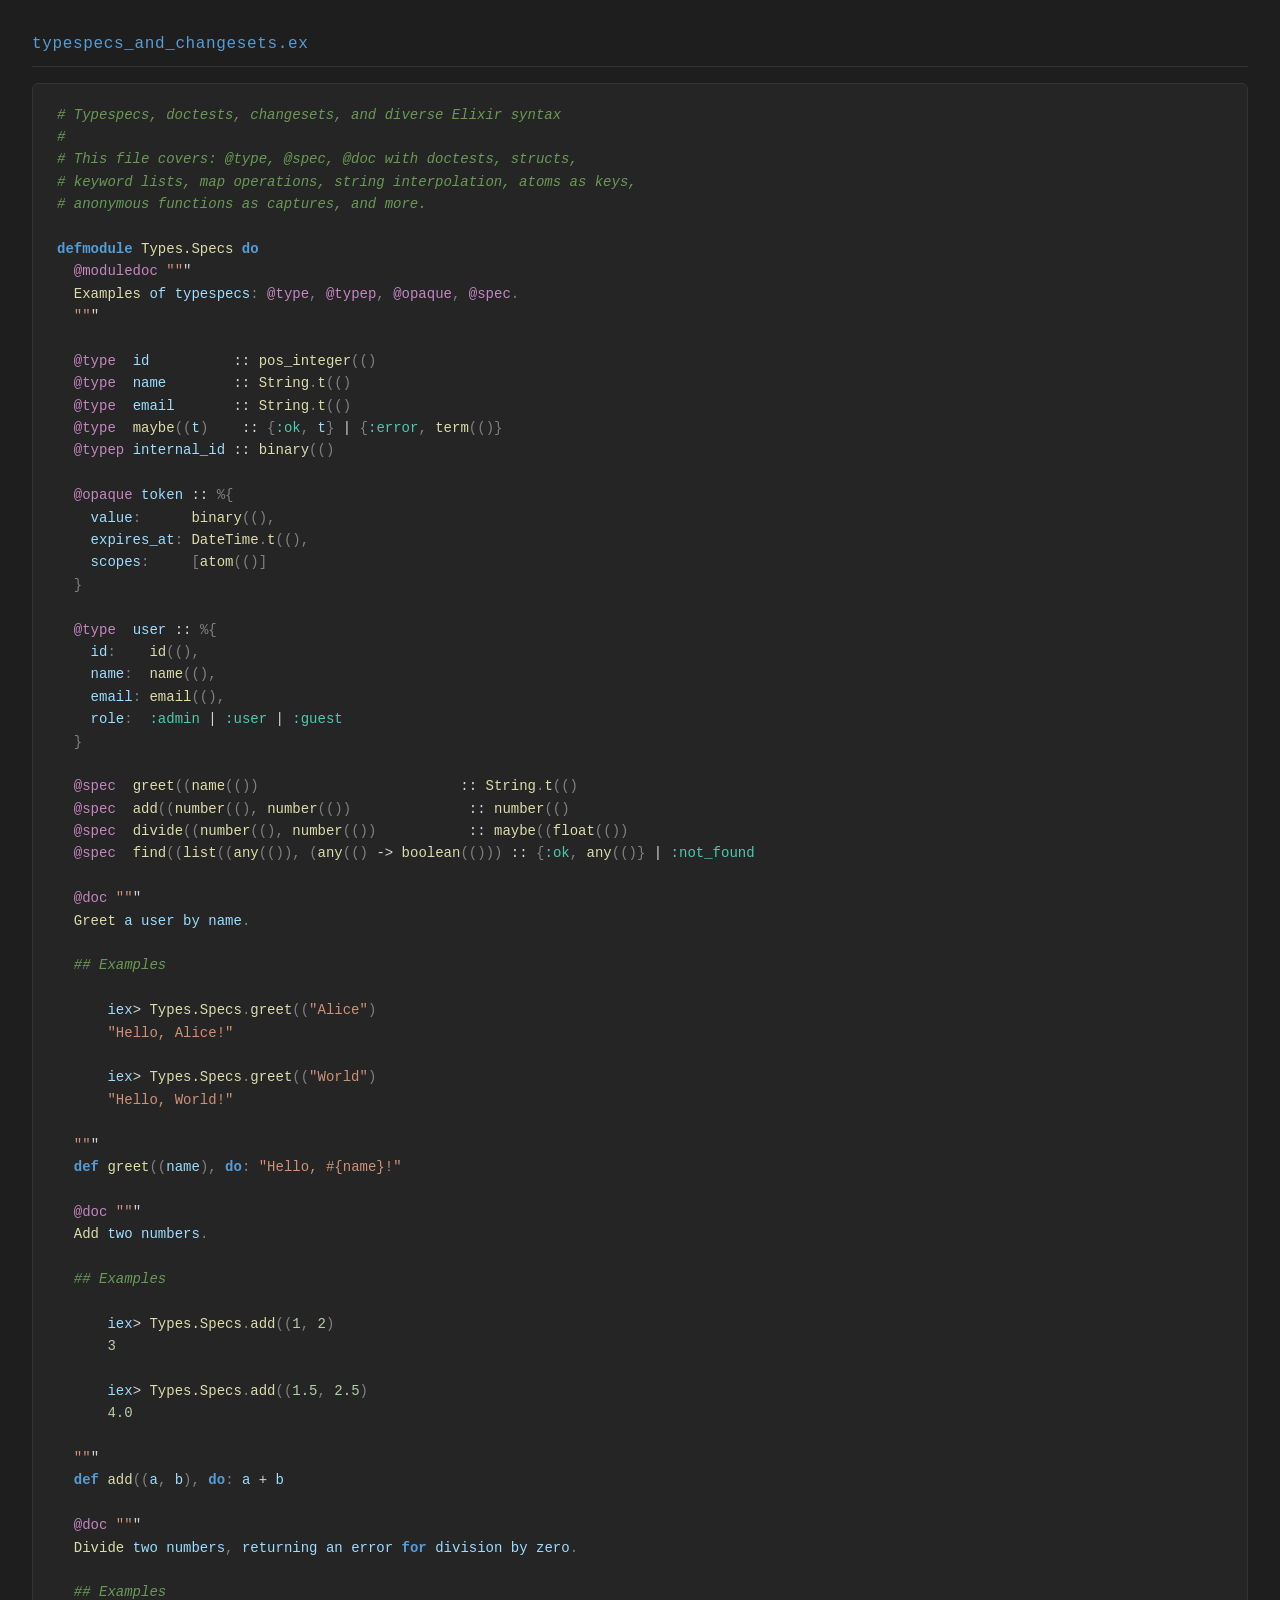
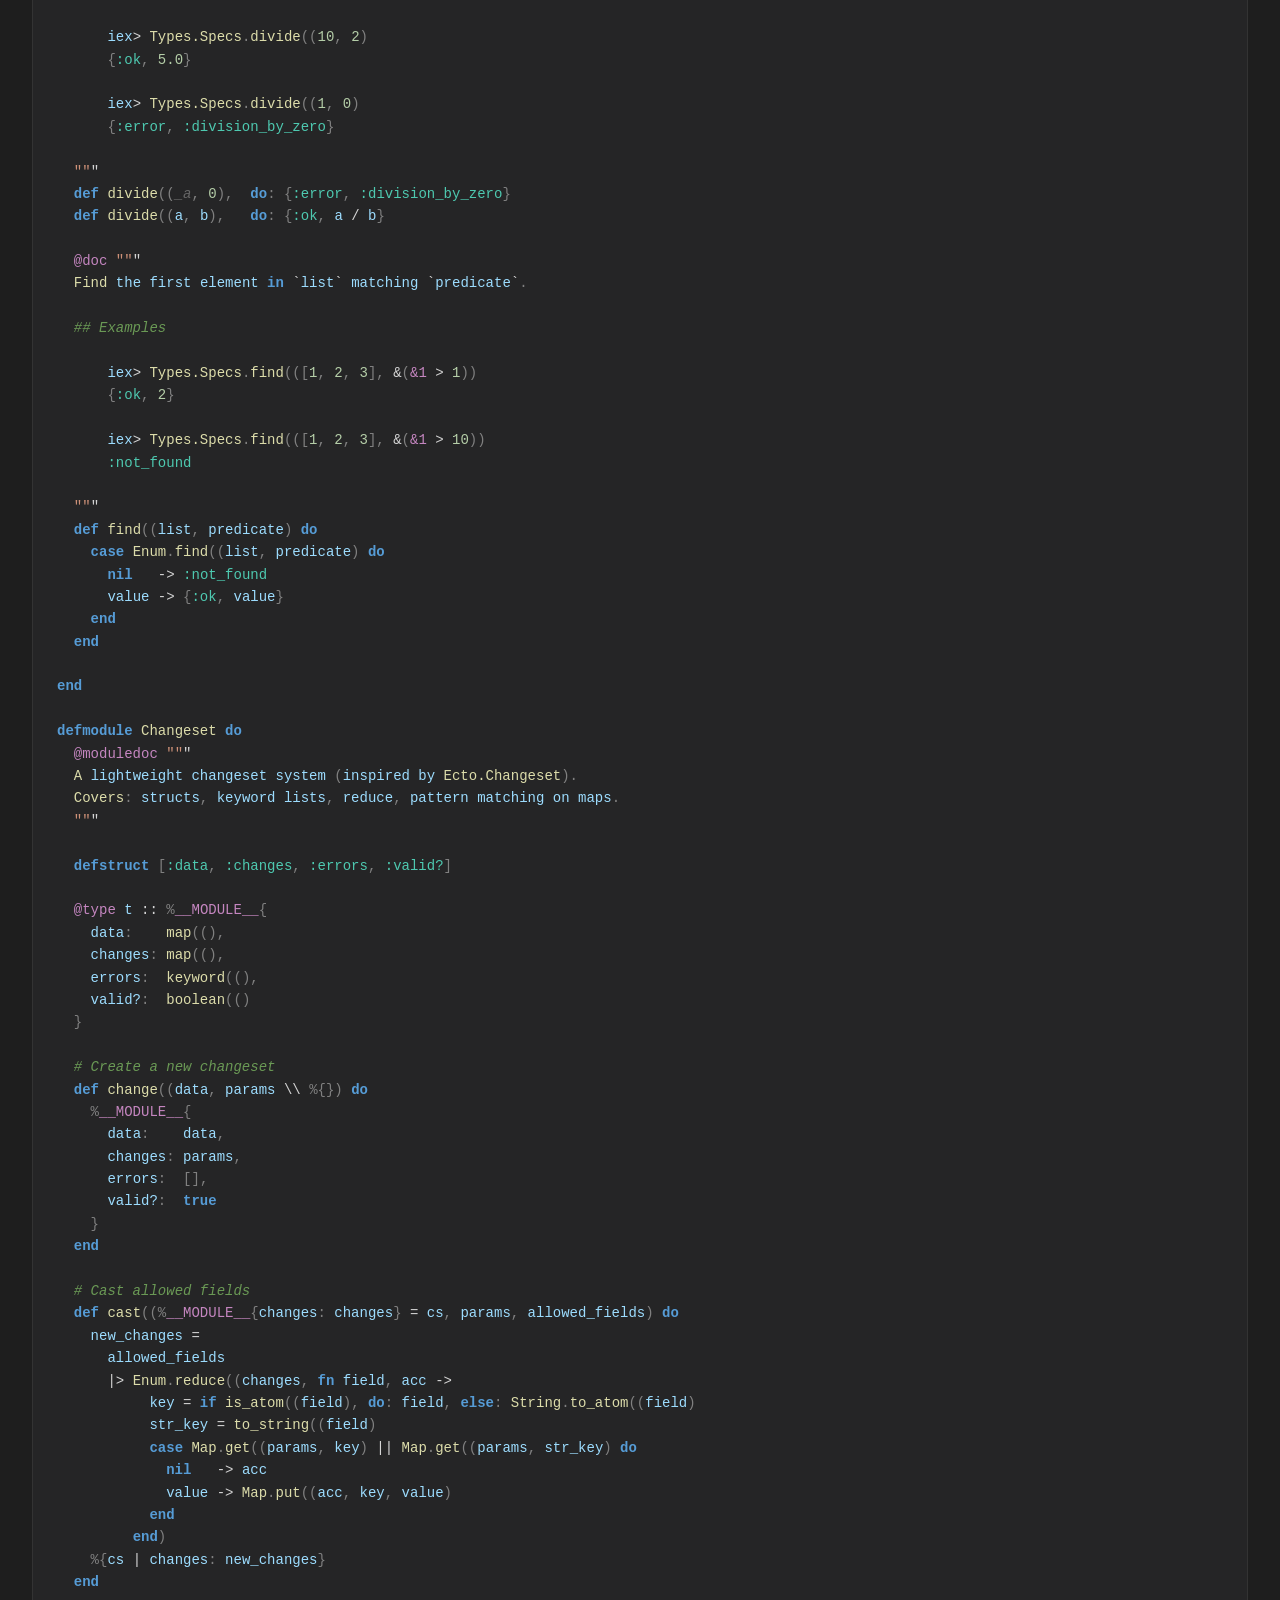
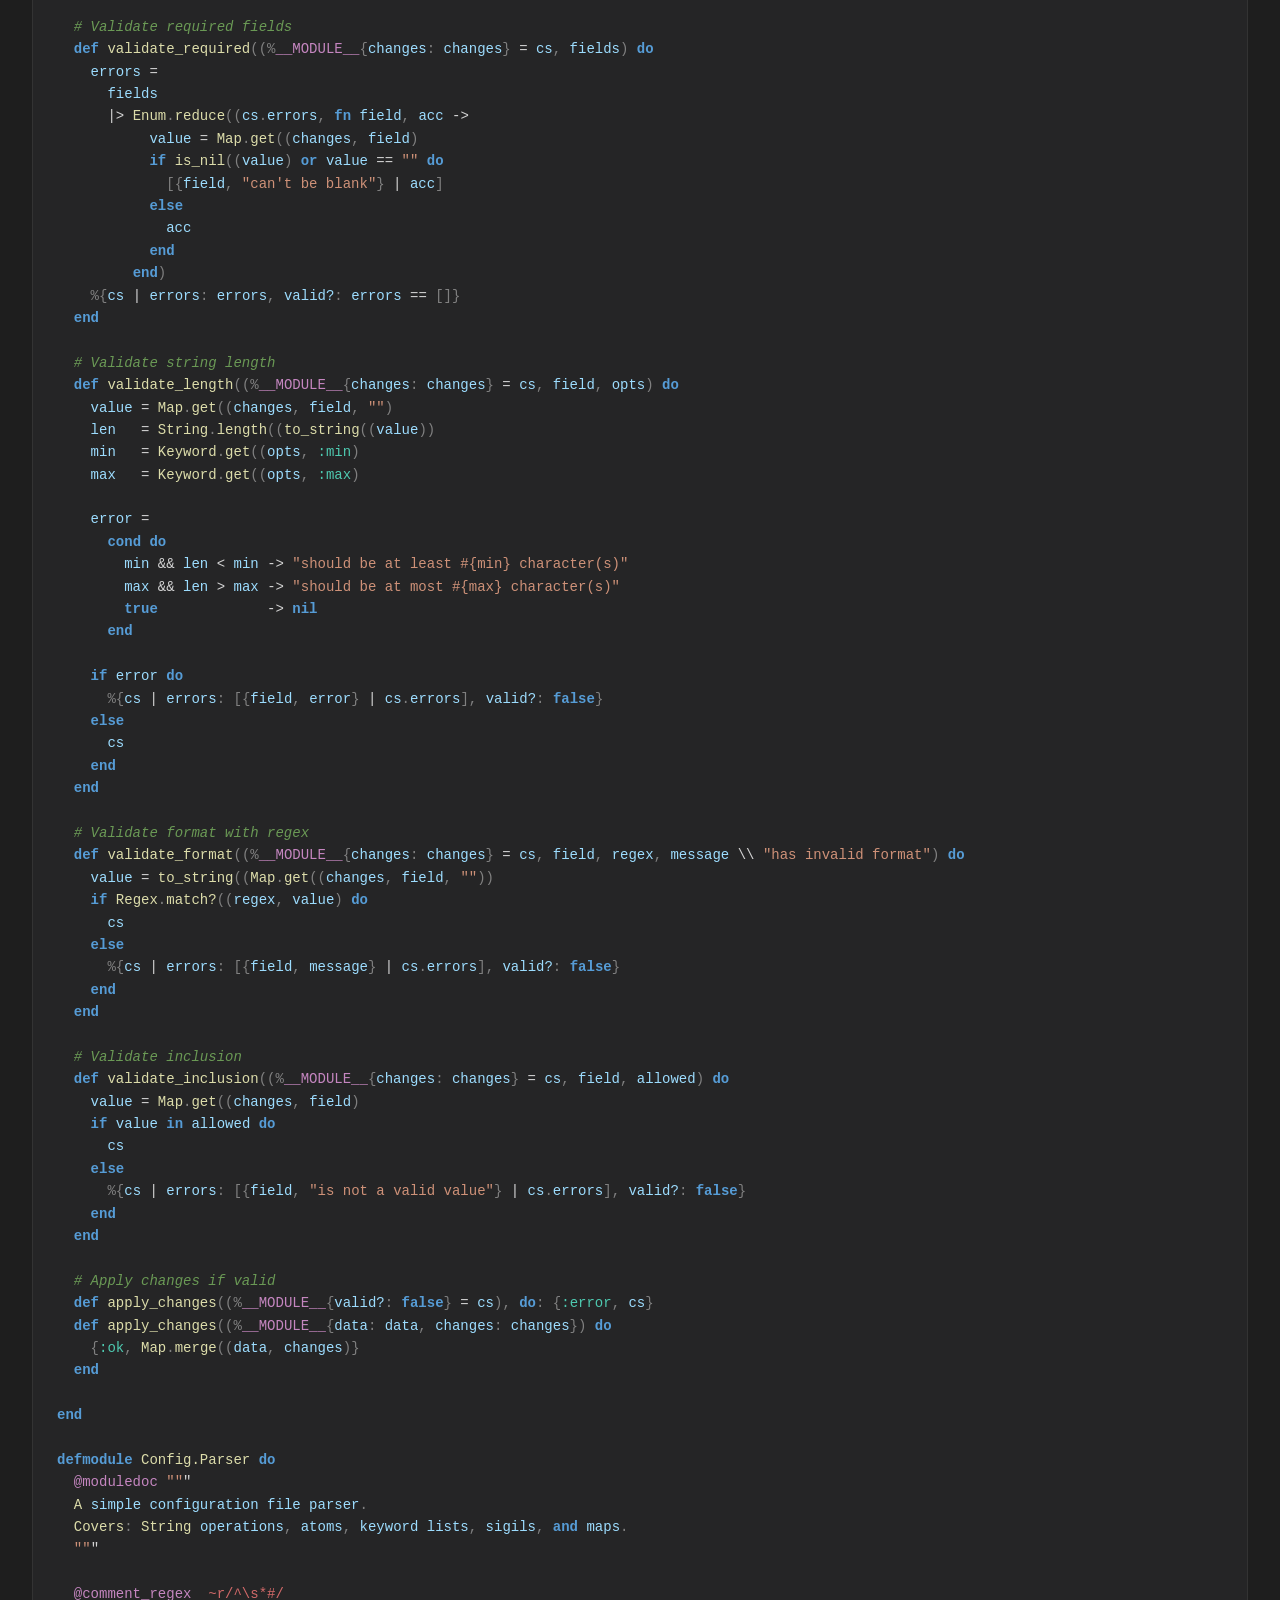
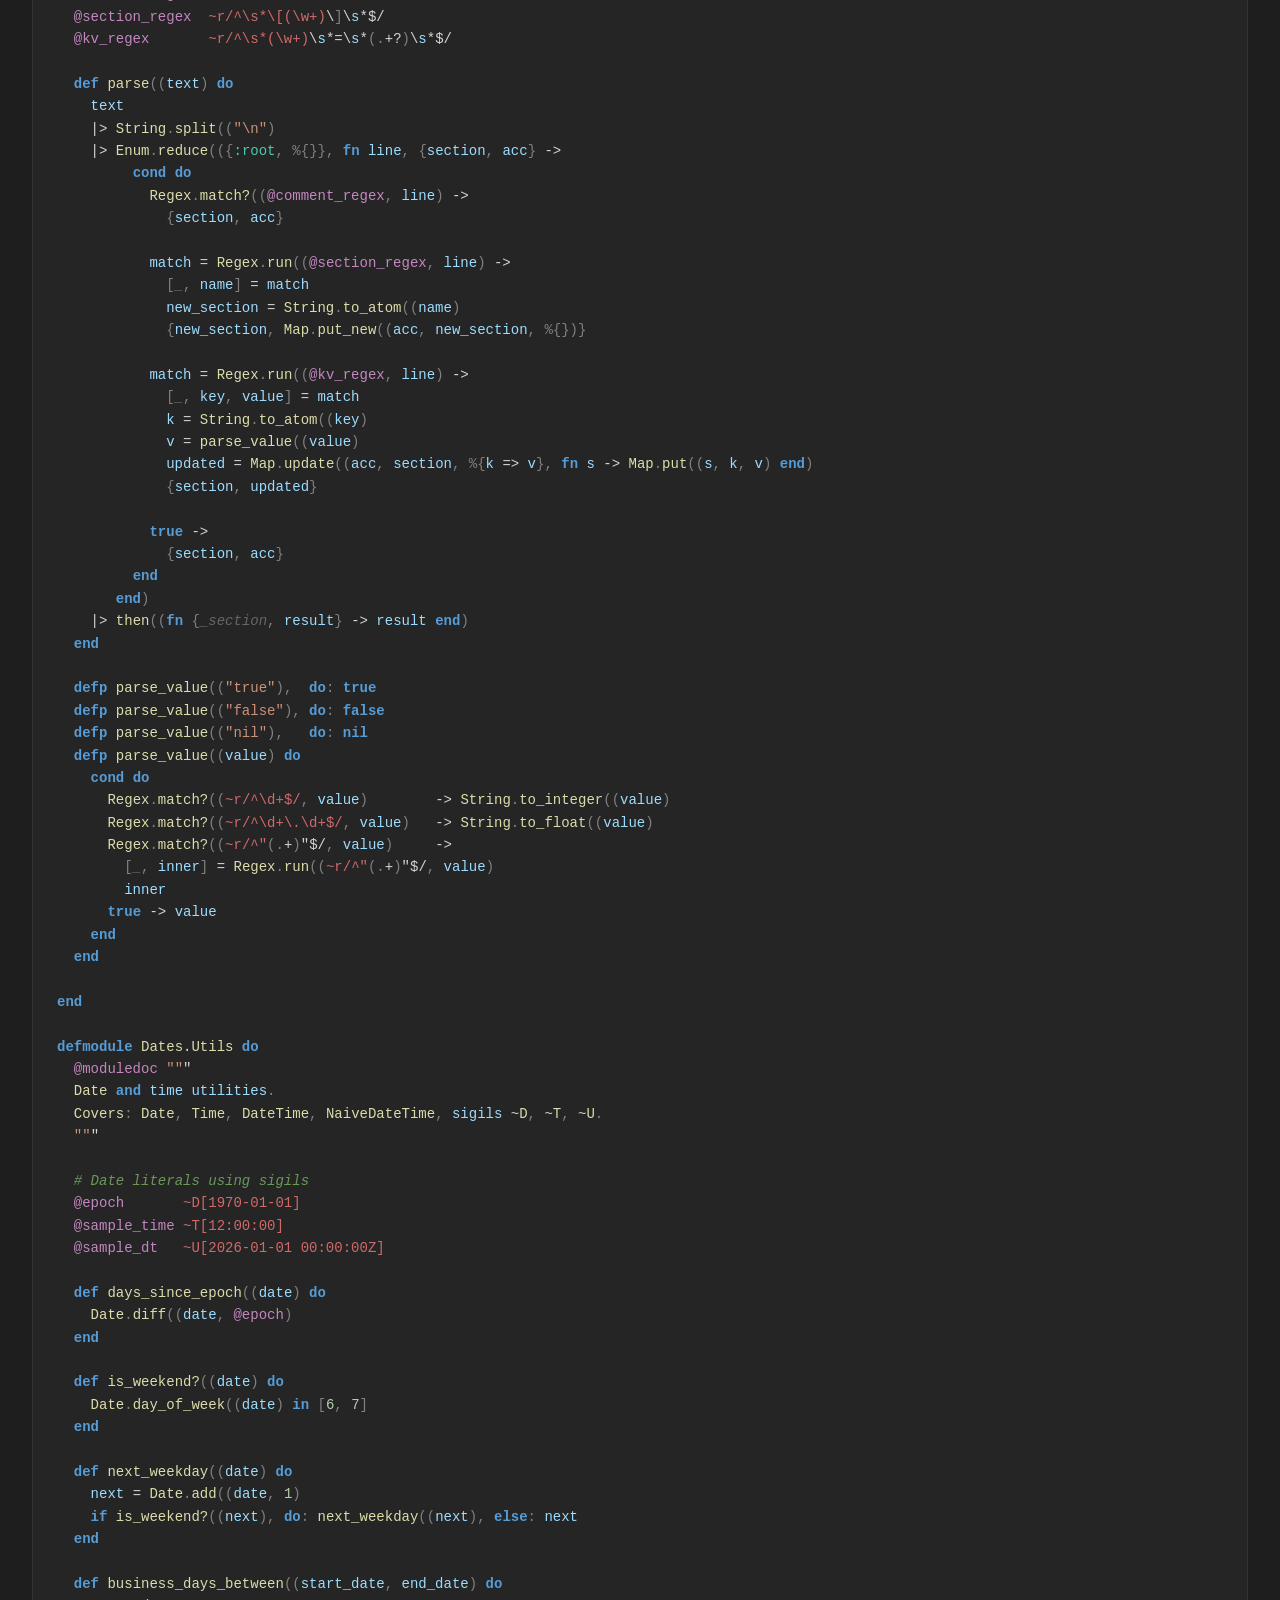
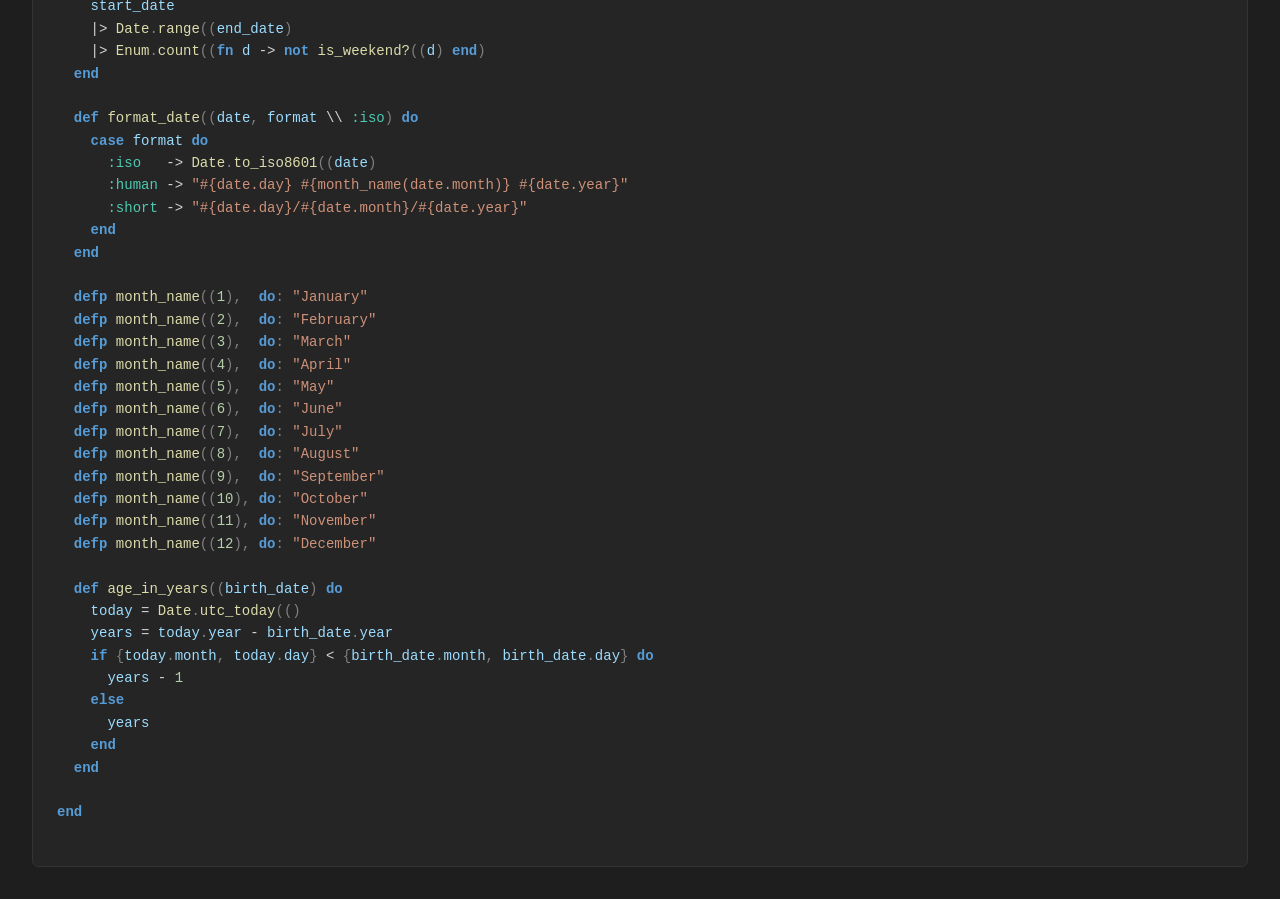
<file: Elixir/output_parallel/typespecs_and_changesets_parallel.html>
<!DOCTYPE html>
<html lang="en">
  <head>
    <meta charset="UTF-8">
    <title>typespecs_and_changesets.ex</title>
    <link rel="stylesheet" href="../token_colors.css">
  </head>
  <body>
    <h1 class="filename">typespecs_and_changesets.ex</h1>
    <pre class="code-block">
<span class="comment"># Typespecs, doctests, changesets, and diverse Elixir syntax</span>
<span class="comment">#</span>
<span class="comment"># This file covers: @type, @spec, @doc with doctests, structs,</span>
<span class="comment"># keyword lists, map operations, string interpolation, atoms as keys,</span>
<span class="comment"># anonymous functions as captures, and more.</span>

<span class="reserved-word">defmodule</span> <span class="module">Types.Specs</span> <span class="reserved-word">do</span>
  <span class="special">@moduledoc</span> <span class="string">""</span><span class="text">"</span>
  <span class="module">Examples</span> <span class="variable">of</span> <span class="variable">typespecs</span><span class="punctuation">:</span> <span class="special">@type</span><span class="punctuation">,</span> <span class="special">@typep</span><span class="punctuation">,</span> <span class="special">@opaque</span><span class="punctuation">,</span> <span class="special">@spec</span><span class="punctuation">.</span>
  <span class="string">""</span><span class="text">"</span>

  <span class="special">@type</span>  <span class="variable">id</span>          <span class="operator">::</span> <span class="function">pos_integer</span><span class="punctuation">(</span><span class="punctuation">(</span><span class="punctuation">)</span>
  <span class="special">@type</span>  <span class="variable">name</span>        <span class="operator">::</span> <span class="module">String</span><span class="punctuation">.</span><span class="function">t</span><span class="punctuation">(</span><span class="punctuation">(</span><span class="punctuation">)</span>
  <span class="special">@type</span>  <span class="variable">email</span>       <span class="operator">::</span> <span class="module">String</span><span class="punctuation">.</span><span class="function">t</span><span class="punctuation">(</span><span class="punctuation">(</span><span class="punctuation">)</span>
  <span class="special">@type</span>  <span class="function">maybe</span><span class="punctuation">(</span><span class="punctuation">(</span><span class="variable">t</span><span class="punctuation">)</span>    <span class="operator">::</span> <span class="punctuation">{</span><span class="atom">:ok</span><span class="punctuation">,</span> <span class="variable">t</span><span class="punctuation">}</span> <span class="operator">|</span> <span class="punctuation">{</span><span class="atom">:error</span><span class="punctuation">,</span> <span class="function">term</span><span class="punctuation">(</span><span class="punctuation">(</span><span class="punctuation">)</span><span class="punctuation">}</span>
  <span class="special">@typep</span> <span class="variable">internal_id</span> <span class="operator">::</span> <span class="function">binary</span><span class="punctuation">(</span><span class="punctuation">(</span><span class="punctuation">)</span>

  <span class="special">@opaque</span> <span class="variable">token</span> <span class="operator">::</span> <span class="punctuation">%</span><span class="punctuation">{</span>
    <span class="variable">value</span><span class="punctuation">:</span>      <span class="function">binary</span><span class="punctuation">(</span><span class="punctuation">(</span><span class="punctuation">)</span><span class="punctuation">,</span>
    <span class="variable">expires_at</span><span class="punctuation">:</span> <span class="module">DateTime</span><span class="punctuation">.</span><span class="function">t</span><span class="punctuation">(</span><span class="punctuation">(</span><span class="punctuation">)</span><span class="punctuation">,</span>
    <span class="variable">scopes</span><span class="punctuation">:</span>     <span class="punctuation">[</span><span class="function">atom</span><span class="punctuation">(</span><span class="punctuation">(</span><span class="punctuation">)</span><span class="punctuation">]</span>
  <span class="punctuation">}</span>

  <span class="special">@type</span>  <span class="variable">user</span> <span class="operator">::</span> <span class="punctuation">%</span><span class="punctuation">{</span>
    <span class="variable">id</span><span class="punctuation">:</span>    <span class="function">id</span><span class="punctuation">(</span><span class="punctuation">(</span><span class="punctuation">)</span><span class="punctuation">,</span>
    <span class="variable">name</span><span class="punctuation">:</span>  <span class="function">name</span><span class="punctuation">(</span><span class="punctuation">(</span><span class="punctuation">)</span><span class="punctuation">,</span>
    <span class="variable">email</span><span class="punctuation">:</span> <span class="function">email</span><span class="punctuation">(</span><span class="punctuation">(</span><span class="punctuation">)</span><span class="punctuation">,</span>
    <span class="variable">role</span><span class="punctuation">:</span>  <span class="atom">:admin</span> <span class="operator">|</span> <span class="atom">:user</span> <span class="operator">|</span> <span class="atom">:guest</span>
  <span class="punctuation">}</span>

  <span class="special">@spec</span>  <span class="function">greet</span><span class="punctuation">(</span><span class="punctuation">(</span><span class="function">name</span><span class="punctuation">(</span><span class="punctuation">(</span><span class="punctuation">)</span><span class="punctuation">)</span>                        <span class="operator">::</span> <span class="module">String</span><span class="punctuation">.</span><span class="function">t</span><span class="punctuation">(</span><span class="punctuation">(</span><span class="punctuation">)</span>
  <span class="special">@spec</span>  <span class="function">add</span><span class="punctuation">(</span><span class="punctuation">(</span><span class="function">number</span><span class="punctuation">(</span><span class="punctuation">(</span><span class="punctuation">)</span><span class="punctuation">,</span> <span class="function">number</span><span class="punctuation">(</span><span class="punctuation">(</span><span class="punctuation">)</span><span class="punctuation">)</span>              <span class="operator">::</span> <span class="function">number</span><span class="punctuation">(</span><span class="punctuation">(</span><span class="punctuation">)</span>
  <span class="special">@spec</span>  <span class="function">divide</span><span class="punctuation">(</span><span class="punctuation">(</span><span class="function">number</span><span class="punctuation">(</span><span class="punctuation">(</span><span class="punctuation">)</span><span class="punctuation">,</span> <span class="function">number</span><span class="punctuation">(</span><span class="punctuation">(</span><span class="punctuation">)</span><span class="punctuation">)</span>           <span class="operator">::</span> <span class="function">maybe</span><span class="punctuation">(</span><span class="punctuation">(</span><span class="function">float</span><span class="punctuation">(</span><span class="punctuation">(</span><span class="punctuation">)</span><span class="punctuation">)</span>
  <span class="special">@spec</span>  <span class="function">find</span><span class="punctuation">(</span><span class="punctuation">(</span><span class="function">list</span><span class="punctuation">(</span><span class="punctuation">(</span><span class="function">any</span><span class="punctuation">(</span><span class="punctuation">(</span><span class="punctuation">)</span><span class="punctuation">)</span><span class="punctuation">,</span> <span class="punctuation">(</span><span class="function">any</span><span class="punctuation">(</span><span class="punctuation">(</span><span class="punctuation">)</span> <span class="operator">-&gt;</span> <span class="function">boolean</span><span class="punctuation">(</span><span class="punctuation">(</span><span class="punctuation">)</span><span class="punctuation">)</span><span class="punctuation">)</span> <span class="operator">::</span> <span class="punctuation">{</span><span class="atom">:ok</span><span class="punctuation">,</span> <span class="function">any</span><span class="punctuation">(</span><span class="punctuation">(</span><span class="punctuation">)</span><span class="punctuation">}</span> <span class="operator">|</span> <span class="atom">:not_found</span>

  <span class="special">@doc</span> <span class="string">""</span><span class="text">"</span>
  <span class="module">Greet</span> <span class="variable">a</span> <span class="variable">user</span> <span class="variable">by</span> <span class="variable">name</span><span class="punctuation">.</span>

  <span class="comment">## Examples</span>

      <span class="variable">iex</span><span class="operator">&gt;</span> <span class="module">Types.Specs</span><span class="punctuation">.</span><span class="function">greet</span><span class="punctuation">(</span><span class="punctuation">(</span><span class="string">"Alice"</span><span class="punctuation">)</span>
      <span class="string">"Hello, Alice!"</span>

      <span class="variable">iex</span><span class="operator">&gt;</span> <span class="module">Types.Specs</span><span class="punctuation">.</span><span class="function">greet</span><span class="punctuation">(</span><span class="punctuation">(</span><span class="string">"World"</span><span class="punctuation">)</span>
      <span class="string">"Hello, World!"</span>

  <span class="string">""</span><span class="text">"</span>
  <span class="reserved-word">def</span> <span class="function">greet</span><span class="punctuation">(</span><span class="punctuation">(</span><span class="variable">name</span><span class="punctuation">)</span><span class="punctuation">,</span> <span class="reserved-word">do</span><span class="punctuation">:</span> <span class="string">"Hello, #{name}!"</span>

  <span class="special">@doc</span> <span class="string">""</span><span class="text">"</span>
  <span class="module">Add</span> <span class="variable">two</span> <span class="variable">numbers</span><span class="punctuation">.</span>

  <span class="comment">## Examples</span>

      <span class="variable">iex</span><span class="operator">&gt;</span> <span class="module">Types.Specs</span><span class="punctuation">.</span><span class="function">add</span><span class="punctuation">(</span><span class="punctuation">(</span><span class="number">1</span><span class="punctuation">,</span> <span class="number">2</span><span class="punctuation">)</span>
      <span class="number">3</span>

      <span class="variable">iex</span><span class="operator">&gt;</span> <span class="module">Types.Specs</span><span class="punctuation">.</span><span class="function">add</span><span class="punctuation">(</span><span class="punctuation">(</span><span class="number">1.5</span><span class="punctuation">,</span> <span class="number">2.5</span><span class="punctuation">)</span>
      <span class="number">4.0</span>

  <span class="string">""</span><span class="text">"</span>
  <span class="reserved-word">def</span> <span class="function">add</span><span class="punctuation">(</span><span class="punctuation">(</span><span class="variable">a</span><span class="punctuation">,</span> <span class="variable">b</span><span class="punctuation">)</span><span class="punctuation">,</span> <span class="reserved-word">do</span><span class="punctuation">:</span> <span class="variable">a</span> <span class="operator">+</span> <span class="variable">b</span>

  <span class="special">@doc</span> <span class="string">""</span><span class="text">"</span>
  <span class="module">Divide</span> <span class="variable">two</span> <span class="variable">numbers</span><span class="punctuation">,</span> <span class="variable">returning</span> <span class="variable">an</span> <span class="variable">error</span> <span class="reserved-word">for</span> <span class="variable">division</span> <span class="variable">by</span> <span class="variable">zero</span><span class="punctuation">.</span>

  <span class="comment">## Examples</span>

      <span class="variable">iex</span><span class="operator">&gt;</span> <span class="module">Types.Specs</span><span class="punctuation">.</span><span class="function">divide</span><span class="punctuation">(</span><span class="punctuation">(</span><span class="number">10</span><span class="punctuation">,</span> <span class="number">2</span><span class="punctuation">)</span>
      <span class="punctuation">{</span><span class="atom">:ok</span><span class="punctuation">,</span> <span class="number">5.0</span><span class="punctuation">}</span>

      <span class="variable">iex</span><span class="operator">&gt;</span> <span class="module">Types.Specs</span><span class="punctuation">.</span><span class="function">divide</span><span class="punctuation">(</span><span class="punctuation">(</span><span class="number">1</span><span class="punctuation">,</span> <span class="number">0</span><span class="punctuation">)</span>
      <span class="punctuation">{</span><span class="atom">:error</span><span class="punctuation">,</span> <span class="atom">:division_by_zero</span><span class="punctuation">}</span>

  <span class="string">""</span><span class="text">"</span>
  <span class="reserved-word">def</span> <span class="function">divide</span><span class="punctuation">(</span><span class="punctuation">(</span><span class="ignored">_a</span><span class="punctuation">,</span> <span class="number">0</span><span class="punctuation">)</span><span class="punctuation">,</span>  <span class="reserved-word">do</span><span class="punctuation">:</span> <span class="punctuation">{</span><span class="atom">:error</span><span class="punctuation">,</span> <span class="atom">:division_by_zero</span><span class="punctuation">}</span>
  <span class="reserved-word">def</span> <span class="function">divide</span><span class="punctuation">(</span><span class="punctuation">(</span><span class="variable">a</span><span class="punctuation">,</span> <span class="variable">b</span><span class="punctuation">)</span><span class="punctuation">,</span>   <span class="reserved-word">do</span><span class="punctuation">:</span> <span class="punctuation">{</span><span class="atom">:ok</span><span class="punctuation">,</span> <span class="variable">a</span> <span class="operator">/</span> <span class="variable">b</span><span class="punctuation">}</span>

  <span class="special">@doc</span> <span class="string">""</span><span class="text">"</span>
  <span class="module">Find</span> <span class="variable">the</span> <span class="variable">first</span> <span class="variable">element</span> <span class="reserved-word">in</span> <span class="text">`</span><span class="variable">list</span><span class="text">`</span> <span class="variable">matching</span> <span class="text">`</span><span class="variable">predicate</span><span class="text">`</span><span class="punctuation">.</span>

  <span class="comment">## Examples</span>

      <span class="variable">iex</span><span class="operator">&gt;</span> <span class="module">Types.Specs</span><span class="punctuation">.</span><span class="function">find</span><span class="punctuation">(</span><span class="punctuation">(</span><span class="punctuation">[</span><span class="number">1</span><span class="punctuation">,</span> <span class="number">2</span><span class="punctuation">,</span> <span class="number">3</span><span class="punctuation">]</span><span class="punctuation">,</span> <span class="operator">&amp;</span><span class="punctuation">(</span><span class="capture">&amp;1</span> <span class="operator">&gt;</span> <span class="number">1</span><span class="punctuation">)</span><span class="punctuation">)</span>
      <span class="punctuation">{</span><span class="atom">:ok</span><span class="punctuation">,</span> <span class="number">2</span><span class="punctuation">}</span>

      <span class="variable">iex</span><span class="operator">&gt;</span> <span class="module">Types.Specs</span><span class="punctuation">.</span><span class="function">find</span><span class="punctuation">(</span><span class="punctuation">(</span><span class="punctuation">[</span><span class="number">1</span><span class="punctuation">,</span> <span class="number">2</span><span class="punctuation">,</span> <span class="number">3</span><span class="punctuation">]</span><span class="punctuation">,</span> <span class="operator">&amp;</span><span class="punctuation">(</span><span class="capture">&amp;1</span> <span class="operator">&gt;</span> <span class="number">10</span><span class="punctuation">)</span><span class="punctuation">)</span>
      <span class="atom">:not_found</span>

  <span class="string">""</span><span class="text">"</span>
  <span class="reserved-word">def</span> <span class="function">find</span><span class="punctuation">(</span><span class="punctuation">(</span><span class="variable">list</span><span class="punctuation">,</span> <span class="variable">predicate</span><span class="punctuation">)</span> <span class="reserved-word">do</span>
    <span class="reserved-word">case</span> <span class="module">Enum</span><span class="punctuation">.</span><span class="function">find</span><span class="punctuation">(</span><span class="punctuation">(</span><span class="variable">list</span><span class="punctuation">,</span> <span class="variable">predicate</span><span class="punctuation">)</span> <span class="reserved-word">do</span>
      <span class="reserved-word">nil</span>   <span class="operator">-&gt;</span> <span class="atom">:not_found</span>
      <span class="variable">value</span> <span class="operator">-&gt;</span> <span class="punctuation">{</span><span class="atom">:ok</span><span class="punctuation">,</span> <span class="variable">value</span><span class="punctuation">}</span>
    <span class="reserved-word">end</span>
  <span class="reserved-word">end</span>

<span class="reserved-word">end</span>

<span class="reserved-word">defmodule</span> <span class="module">Changeset</span> <span class="reserved-word">do</span>
  <span class="special">@moduledoc</span> <span class="string">""</span><span class="text">"</span>
  <span class="module">A</span> <span class="variable">lightweight</span> <span class="variable">changeset</span> <span class="variable">system</span> <span class="punctuation">(</span><span class="variable">inspired</span> <span class="variable">by</span> <span class="module">Ecto.Changeset</span><span class="punctuation">)</span><span class="punctuation">.</span>
  <span class="module">Covers</span><span class="punctuation">:</span> <span class="variable">structs</span><span class="punctuation">,</span> <span class="variable">keyword</span> <span class="variable">lists</span><span class="punctuation">,</span> <span class="variable">reduce</span><span class="punctuation">,</span> <span class="variable">pattern</span> <span class="variable">matching</span> <span class="variable">on</span> <span class="variable">maps</span><span class="punctuation">.</span>
  <span class="string">""</span><span class="text">"</span>

  <span class="reserved-word">defstruct</span> <span class="punctuation">[</span><span class="atom">:data</span><span class="punctuation">,</span> <span class="atom">:changes</span><span class="punctuation">,</span> <span class="atom">:errors</span><span class="punctuation">,</span> <span class="atom">:valid?</span><span class="punctuation">]</span>

  <span class="special">@type</span> <span class="variable">t</span> <span class="operator">::</span> <span class="punctuation">%</span><span class="special">__MODULE__</span><span class="punctuation">{</span>
    <span class="variable">data</span><span class="punctuation">:</span>    <span class="function">map</span><span class="punctuation">(</span><span class="punctuation">(</span><span class="punctuation">)</span><span class="punctuation">,</span>
    <span class="variable">changes</span><span class="punctuation">:</span> <span class="function">map</span><span class="punctuation">(</span><span class="punctuation">(</span><span class="punctuation">)</span><span class="punctuation">,</span>
    <span class="variable">errors</span><span class="punctuation">:</span>  <span class="function">keyword</span><span class="punctuation">(</span><span class="punctuation">(</span><span class="punctuation">)</span><span class="punctuation">,</span>
    <span class="variable">valid?</span><span class="punctuation">:</span>  <span class="function">boolean</span><span class="punctuation">(</span><span class="punctuation">(</span><span class="punctuation">)</span>
  <span class="punctuation">}</span>

  <span class="comment"># Create a new changeset</span>
  <span class="reserved-word">def</span> <span class="function">change</span><span class="punctuation">(</span><span class="punctuation">(</span><span class="variable">data</span><span class="punctuation">,</span> <span class="variable">params</span> <span class="text">\</span><span class="text">\</span> <span class="punctuation">%</span><span class="punctuation">{</span><span class="punctuation">}</span><span class="punctuation">)</span> <span class="reserved-word">do</span>
    <span class="punctuation">%</span><span class="special">__MODULE__</span><span class="punctuation">{</span>
      <span class="variable">data</span><span class="punctuation">:</span>    <span class="variable">data</span><span class="punctuation">,</span>
      <span class="variable">changes</span><span class="punctuation">:</span> <span class="variable">params</span><span class="punctuation">,</span>
      <span class="variable">errors</span><span class="punctuation">:</span>  <span class="punctuation">[</span><span class="punctuation">]</span><span class="punctuation">,</span>
      <span class="variable">valid?</span><span class="punctuation">:</span>  <span class="reserved-word">true</span>
    <span class="punctuation">}</span>
  <span class="reserved-word">end</span>

  <span class="comment"># Cast allowed fields</span>
  <span class="reserved-word">def</span> <span class="function">cast</span><span class="punctuation">(</span><span class="punctuation">(</span><span class="punctuation">%</span><span class="special">__MODULE__</span><span class="punctuation">{</span><span class="variable">changes</span><span class="punctuation">:</span> <span class="variable">changes</span><span class="punctuation">}</span> <span class="operator">=</span> <span class="variable">cs</span><span class="punctuation">,</span> <span class="variable">params</span><span class="punctuation">,</span> <span class="variable">allowed_fields</span><span class="punctuation">)</span> <span class="reserved-word">do</span>
    <span class="variable">new_changes</span> <span class="operator">=</span>
      <span class="variable">allowed_fields</span>
      <span class="operator">|&gt;</span> <span class="module">Enum</span><span class="punctuation">.</span><span class="function">reduce</span><span class="punctuation">(</span><span class="punctuation">(</span><span class="variable">changes</span><span class="punctuation">,</span> <span class="reserved-word">fn</span> <span class="variable">field</span><span class="punctuation">,</span> <span class="variable">acc</span> <span class="operator">-&gt;</span>
           <span class="variable">key</span> <span class="operator">=</span> <span class="reserved-word">if</span> <span class="function">is_atom</span><span class="punctuation">(</span><span class="punctuation">(</span><span class="variable">field</span><span class="punctuation">)</span><span class="punctuation">,</span> <span class="reserved-word">do</span><span class="punctuation">:</span> <span class="variable">field</span><span class="punctuation">,</span> <span class="reserved-word">else</span><span class="punctuation">:</span> <span class="module">String</span><span class="punctuation">.</span><span class="function">to_atom</span><span class="punctuation">(</span><span class="punctuation">(</span><span class="variable">field</span><span class="punctuation">)</span>
           <span class="variable">str_key</span> <span class="operator">=</span> <span class="function">to_string</span><span class="punctuation">(</span><span class="punctuation">(</span><span class="variable">field</span><span class="punctuation">)</span>
           <span class="reserved-word">case</span> <span class="module">Map</span><span class="punctuation">.</span><span class="function">get</span><span class="punctuation">(</span><span class="punctuation">(</span><span class="variable">params</span><span class="punctuation">,</span> <span class="variable">key</span><span class="punctuation">)</span> <span class="operator">||</span> <span class="module">Map</span><span class="punctuation">.</span><span class="function">get</span><span class="punctuation">(</span><span class="punctuation">(</span><span class="variable">params</span><span class="punctuation">,</span> <span class="variable">str_key</span><span class="punctuation">)</span> <span class="reserved-word">do</span>
             <span class="reserved-word">nil</span>   <span class="operator">-&gt;</span> <span class="variable">acc</span>
             <span class="variable">value</span> <span class="operator">-&gt;</span> <span class="module">Map</span><span class="punctuation">.</span><span class="function">put</span><span class="punctuation">(</span><span class="punctuation">(</span><span class="variable">acc</span><span class="punctuation">,</span> <span class="variable">key</span><span class="punctuation">,</span> <span class="variable">value</span><span class="punctuation">)</span>
           <span class="reserved-word">end</span>
         <span class="reserved-word">end</span><span class="punctuation">)</span>
    <span class="punctuation">%</span><span class="punctuation">{</span><span class="variable">cs</span> <span class="operator">|</span> <span class="variable">changes</span><span class="punctuation">:</span> <span class="variable">new_changes</span><span class="punctuation">}</span>
  <span class="reserved-word">end</span>

  <span class="comment"># Validate required fields</span>
  <span class="reserved-word">def</span> <span class="function">validate_required</span><span class="punctuation">(</span><span class="punctuation">(</span><span class="punctuation">%</span><span class="special">__MODULE__</span><span class="punctuation">{</span><span class="variable">changes</span><span class="punctuation">:</span> <span class="variable">changes</span><span class="punctuation">}</span> <span class="operator">=</span> <span class="variable">cs</span><span class="punctuation">,</span> <span class="variable">fields</span><span class="punctuation">)</span> <span class="reserved-word">do</span>
    <span class="variable">errors</span> <span class="operator">=</span>
      <span class="variable">fields</span>
      <span class="operator">|&gt;</span> <span class="module">Enum</span><span class="punctuation">.</span><span class="function">reduce</span><span class="punctuation">(</span><span class="punctuation">(</span><span class="variable">cs</span><span class="punctuation">.</span><span class="variable">errors</span><span class="punctuation">,</span> <span class="reserved-word">fn</span> <span class="variable">field</span><span class="punctuation">,</span> <span class="variable">acc</span> <span class="operator">-&gt;</span>
           <span class="variable">value</span> <span class="operator">=</span> <span class="module">Map</span><span class="punctuation">.</span><span class="function">get</span><span class="punctuation">(</span><span class="punctuation">(</span><span class="variable">changes</span><span class="punctuation">,</span> <span class="variable">field</span><span class="punctuation">)</span>
           <span class="reserved-word">if</span> <span class="function">is_nil</span><span class="punctuation">(</span><span class="punctuation">(</span><span class="variable">value</span><span class="punctuation">)</span> <span class="reserved-word">or</span> <span class="variable">value</span> <span class="operator">==</span> <span class="string">""</span> <span class="reserved-word">do</span>
             <span class="punctuation">[</span><span class="punctuation">{</span><span class="variable">field</span><span class="punctuation">,</span> <span class="string">"can't be blank"</span><span class="punctuation">}</span> <span class="operator">|</span> <span class="variable">acc</span><span class="punctuation">]</span>
           <span class="reserved-word">else</span>
             <span class="variable">acc</span>
           <span class="reserved-word">end</span>
         <span class="reserved-word">end</span><span class="punctuation">)</span>
    <span class="punctuation">%</span><span class="punctuation">{</span><span class="variable">cs</span> <span class="operator">|</span> <span class="variable">errors</span><span class="punctuation">:</span> <span class="variable">errors</span><span class="punctuation">,</span> <span class="variable">valid?</span><span class="punctuation">:</span> <span class="variable">errors</span> <span class="operator">==</span> <span class="punctuation">[</span><span class="punctuation">]</span><span class="punctuation">}</span>
  <span class="reserved-word">end</span>

  <span class="comment"># Validate string length</span>
  <span class="reserved-word">def</span> <span class="function">validate_length</span><span class="punctuation">(</span><span class="punctuation">(</span><span class="punctuation">%</span><span class="special">__MODULE__</span><span class="punctuation">{</span><span class="variable">changes</span><span class="punctuation">:</span> <span class="variable">changes</span><span class="punctuation">}</span> <span class="operator">=</span> <span class="variable">cs</span><span class="punctuation">,</span> <span class="variable">field</span><span class="punctuation">,</span> <span class="variable">opts</span><span class="punctuation">)</span> <span class="reserved-word">do</span>
    <span class="variable">value</span> <span class="operator">=</span> <span class="module">Map</span><span class="punctuation">.</span><span class="function">get</span><span class="punctuation">(</span><span class="punctuation">(</span><span class="variable">changes</span><span class="punctuation">,</span> <span class="variable">field</span><span class="punctuation">,</span> <span class="string">""</span><span class="punctuation">)</span>
    <span class="variable">len</span>   <span class="operator">=</span> <span class="module">String</span><span class="punctuation">.</span><span class="function">length</span><span class="punctuation">(</span><span class="punctuation">(</span><span class="function">to_string</span><span class="punctuation">(</span><span class="punctuation">(</span><span class="variable">value</span><span class="punctuation">)</span><span class="punctuation">)</span>
    <span class="variable">min</span>   <span class="operator">=</span> <span class="module">Keyword</span><span class="punctuation">.</span><span class="function">get</span><span class="punctuation">(</span><span class="punctuation">(</span><span class="variable">opts</span><span class="punctuation">,</span> <span class="atom">:min</span><span class="punctuation">)</span>
    <span class="variable">max</span>   <span class="operator">=</span> <span class="module">Keyword</span><span class="punctuation">.</span><span class="function">get</span><span class="punctuation">(</span><span class="punctuation">(</span><span class="variable">opts</span><span class="punctuation">,</span> <span class="atom">:max</span><span class="punctuation">)</span>

    <span class="variable">error</span> <span class="operator">=</span>
      <span class="reserved-word">cond</span> <span class="reserved-word">do</span>
        <span class="variable">min</span> <span class="operator">&amp;&amp;</span> <span class="variable">len</span> <span class="operator">&lt;</span> <span class="variable">min</span> <span class="operator">-&gt;</span> <span class="string">"should be at least #{min} character(s)"</span>
        <span class="variable">max</span> <span class="operator">&amp;&amp;</span> <span class="variable">len</span> <span class="operator">&gt;</span> <span class="variable">max</span> <span class="operator">-&gt;</span> <span class="string">"should be at most #{max} character(s)"</span>
        <span class="reserved-word">true</span>             <span class="operator">-&gt;</span> <span class="reserved-word">nil</span>
      <span class="reserved-word">end</span>

    <span class="reserved-word">if</span> <span class="variable">error</span> <span class="reserved-word">do</span>
      <span class="punctuation">%</span><span class="punctuation">{</span><span class="variable">cs</span> <span class="operator">|</span> <span class="variable">errors</span><span class="punctuation">:</span> <span class="punctuation">[</span><span class="punctuation">{</span><span class="variable">field</span><span class="punctuation">,</span> <span class="variable">error</span><span class="punctuation">}</span> <span class="operator">|</span> <span class="variable">cs</span><span class="punctuation">.</span><span class="variable">errors</span><span class="punctuation">]</span><span class="punctuation">,</span> <span class="variable">valid?</span><span class="punctuation">:</span> <span class="reserved-word">false</span><span class="punctuation">}</span>
    <span class="reserved-word">else</span>
      <span class="variable">cs</span>
    <span class="reserved-word">end</span>
  <span class="reserved-word">end</span>

  <span class="comment"># Validate format with regex</span>
  <span class="reserved-word">def</span> <span class="function">validate_format</span><span class="punctuation">(</span><span class="punctuation">(</span><span class="punctuation">%</span><span class="special">__MODULE__</span><span class="punctuation">{</span><span class="variable">changes</span><span class="punctuation">:</span> <span class="variable">changes</span><span class="punctuation">}</span> <span class="operator">=</span> <span class="variable">cs</span><span class="punctuation">,</span> <span class="variable">field</span><span class="punctuation">,</span> <span class="variable">regex</span><span class="punctuation">,</span> <span class="variable">message</span> <span class="text">\</span><span class="text">\</span> <span class="string">"has invalid format"</span><span class="punctuation">)</span> <span class="reserved-word">do</span>
    <span class="variable">value</span> <span class="operator">=</span> <span class="function">to_string</span><span class="punctuation">(</span><span class="punctuation">(</span><span class="module">Map</span><span class="punctuation">.</span><span class="function">get</span><span class="punctuation">(</span><span class="punctuation">(</span><span class="variable">changes</span><span class="punctuation">,</span> <span class="variable">field</span><span class="punctuation">,</span> <span class="string">""</span><span class="punctuation">)</span><span class="punctuation">)</span>
    <span class="reserved-word">if</span> <span class="module">Regex</span><span class="punctuation">.</span><span class="function">match?</span><span class="punctuation">(</span><span class="punctuation">(</span><span class="variable">regex</span><span class="punctuation">,</span> <span class="variable">value</span><span class="punctuation">)</span> <span class="reserved-word">do</span>
      <span class="variable">cs</span>
    <span class="reserved-word">else</span>
      <span class="punctuation">%</span><span class="punctuation">{</span><span class="variable">cs</span> <span class="operator">|</span> <span class="variable">errors</span><span class="punctuation">:</span> <span class="punctuation">[</span><span class="punctuation">{</span><span class="variable">field</span><span class="punctuation">,</span> <span class="variable">message</span><span class="punctuation">}</span> <span class="operator">|</span> <span class="variable">cs</span><span class="punctuation">.</span><span class="variable">errors</span><span class="punctuation">]</span><span class="punctuation">,</span> <span class="variable">valid?</span><span class="punctuation">:</span> <span class="reserved-word">false</span><span class="punctuation">}</span>
    <span class="reserved-word">end</span>
  <span class="reserved-word">end</span>

  <span class="comment"># Validate inclusion</span>
  <span class="reserved-word">def</span> <span class="function">validate_inclusion</span><span class="punctuation">(</span><span class="punctuation">(</span><span class="punctuation">%</span><span class="special">__MODULE__</span><span class="punctuation">{</span><span class="variable">changes</span><span class="punctuation">:</span> <span class="variable">changes</span><span class="punctuation">}</span> <span class="operator">=</span> <span class="variable">cs</span><span class="punctuation">,</span> <span class="variable">field</span><span class="punctuation">,</span> <span class="variable">allowed</span><span class="punctuation">)</span> <span class="reserved-word">do</span>
    <span class="variable">value</span> <span class="operator">=</span> <span class="module">Map</span><span class="punctuation">.</span><span class="function">get</span><span class="punctuation">(</span><span class="punctuation">(</span><span class="variable">changes</span><span class="punctuation">,</span> <span class="variable">field</span><span class="punctuation">)</span>
    <span class="reserved-word">if</span> <span class="variable">value</span> <span class="reserved-word">in</span> <span class="variable">allowed</span> <span class="reserved-word">do</span>
      <span class="variable">cs</span>
    <span class="reserved-word">else</span>
      <span class="punctuation">%</span><span class="punctuation">{</span><span class="variable">cs</span> <span class="operator">|</span> <span class="variable">errors</span><span class="punctuation">:</span> <span class="punctuation">[</span><span class="punctuation">{</span><span class="variable">field</span><span class="punctuation">,</span> <span class="string">"is not a valid value"</span><span class="punctuation">}</span> <span class="operator">|</span> <span class="variable">cs</span><span class="punctuation">.</span><span class="variable">errors</span><span class="punctuation">]</span><span class="punctuation">,</span> <span class="variable">valid?</span><span class="punctuation">:</span> <span class="reserved-word">false</span><span class="punctuation">}</span>
    <span class="reserved-word">end</span>
  <span class="reserved-word">end</span>

  <span class="comment"># Apply changes if valid</span>
  <span class="reserved-word">def</span> <span class="function">apply_changes</span><span class="punctuation">(</span><span class="punctuation">(</span><span class="punctuation">%</span><span class="special">__MODULE__</span><span class="punctuation">{</span><span class="variable">valid?</span><span class="punctuation">:</span> <span class="reserved-word">false</span><span class="punctuation">}</span> <span class="operator">=</span> <span class="variable">cs</span><span class="punctuation">)</span><span class="punctuation">,</span> <span class="reserved-word">do</span><span class="punctuation">:</span> <span class="punctuation">{</span><span class="atom">:error</span><span class="punctuation">,</span> <span class="variable">cs</span><span class="punctuation">}</span>
  <span class="reserved-word">def</span> <span class="function">apply_changes</span><span class="punctuation">(</span><span class="punctuation">(</span><span class="punctuation">%</span><span class="special">__MODULE__</span><span class="punctuation">{</span><span class="variable">data</span><span class="punctuation">:</span> <span class="variable">data</span><span class="punctuation">,</span> <span class="variable">changes</span><span class="punctuation">:</span> <span class="variable">changes</span><span class="punctuation">}</span><span class="punctuation">)</span> <span class="reserved-word">do</span>
    <span class="punctuation">{</span><span class="atom">:ok</span><span class="punctuation">,</span> <span class="module">Map</span><span class="punctuation">.</span><span class="function">merge</span><span class="punctuation">(</span><span class="punctuation">(</span><span class="variable">data</span><span class="punctuation">,</span> <span class="variable">changes</span><span class="punctuation">)</span><span class="punctuation">}</span>
  <span class="reserved-word">end</span>

<span class="reserved-word">end</span>

<span class="reserved-word">defmodule</span> <span class="module">Config.Parser</span> <span class="reserved-word">do</span>
  <span class="special">@moduledoc</span> <span class="string">""</span><span class="text">"</span>
  <span class="module">A</span> <span class="variable">simple</span> <span class="variable">configuration</span> <span class="variable">file</span> <span class="variable">parser</span><span class="punctuation">.</span>
  <span class="module">Covers</span><span class="punctuation">:</span> <span class="module">String</span> <span class="variable">operations</span><span class="punctuation">,</span> <span class="variable">atoms</span><span class="punctuation">,</span> <span class="variable">keyword</span> <span class="variable">lists</span><span class="punctuation">,</span> <span class="variable">sigils</span><span class="punctuation">,</span> <span class="reserved-word">and</span> <span class="variable">maps</span><span class="punctuation">.</span>
  <span class="string">""</span><span class="text">"</span>

  <span class="special">@comment_regex</span>  <span class="sigil">~r/^\s*#/</span>
  <span class="special">@section_regex</span>  <span class="sigil">~r/^\s*\[(\w+)</span><span class="text">\</span><span class="punctuation">]</span><span class="text">\</span><span class="variable">s</span><span class="operator">*</span><span class="text">$</span><span class="operator">/</span>
  <span class="special">@kv_regex</span>       <span class="sigil">~r/^\s*(\w+)</span><span class="text">\</span><span class="variable">s</span><span class="operator">*</span><span class="operator">=</span><span class="text">\</span><span class="variable">s</span><span class="operator">*</span><span class="punctuation">(</span><span class="punctuation">.</span><span class="operator">+</span><span class="text">?</span><span class="punctuation">)</span><span class="text">\</span><span class="variable">s</span><span class="operator">*</span><span class="text">$</span><span class="operator">/</span>

  <span class="reserved-word">def</span> <span class="function">parse</span><span class="punctuation">(</span><span class="punctuation">(</span><span class="variable">text</span><span class="punctuation">)</span> <span class="reserved-word">do</span>
    <span class="variable">text</span>
    <span class="operator">|&gt;</span> <span class="module">String</span><span class="punctuation">.</span><span class="function">split</span><span class="punctuation">(</span><span class="punctuation">(</span><span class="string">"\n"</span><span class="punctuation">)</span>
    <span class="operator">|&gt;</span> <span class="module">Enum</span><span class="punctuation">.</span><span class="function">reduce</span><span class="punctuation">(</span><span class="punctuation">(</span><span class="punctuation">{</span><span class="atom">:root</span><span class="punctuation">,</span> <span class="punctuation">%</span><span class="punctuation">{</span><span class="punctuation">}</span><span class="punctuation">}</span><span class="punctuation">,</span> <span class="reserved-word">fn</span> <span class="variable">line</span><span class="punctuation">,</span> <span class="punctuation">{</span><span class="variable">section</span><span class="punctuation">,</span> <span class="variable">acc</span><span class="punctuation">}</span> <span class="operator">-&gt;</span>
         <span class="reserved-word">cond</span> <span class="reserved-word">do</span>
           <span class="module">Regex</span><span class="punctuation">.</span><span class="function">match?</span><span class="punctuation">(</span><span class="punctuation">(</span><span class="special">@comment_regex</span><span class="punctuation">,</span> <span class="variable">line</span><span class="punctuation">)</span> <span class="operator">-&gt;</span>
             <span class="punctuation">{</span><span class="variable">section</span><span class="punctuation">,</span> <span class="variable">acc</span><span class="punctuation">}</span>

           <span class="variable">match</span> <span class="operator">=</span> <span class="module">Regex</span><span class="punctuation">.</span><span class="function">run</span><span class="punctuation">(</span><span class="punctuation">(</span><span class="special">@section_regex</span><span class="punctuation">,</span> <span class="variable">line</span><span class="punctuation">)</span> <span class="operator">-&gt;</span>
             <span class="punctuation">[</span><span class="ignored">_</span><span class="punctuation">,</span> <span class="variable">name</span><span class="punctuation">]</span> <span class="operator">=</span> <span class="variable">match</span>
             <span class="variable">new_section</span> <span class="operator">=</span> <span class="module">String</span><span class="punctuation">.</span><span class="function">to_atom</span><span class="punctuation">(</span><span class="punctuation">(</span><span class="variable">name</span><span class="punctuation">)</span>
             <span class="punctuation">{</span><span class="variable">new_section</span><span class="punctuation">,</span> <span class="module">Map</span><span class="punctuation">.</span><span class="function">put_new</span><span class="punctuation">(</span><span class="punctuation">(</span><span class="variable">acc</span><span class="punctuation">,</span> <span class="variable">new_section</span><span class="punctuation">,</span> <span class="punctuation">%</span><span class="punctuation">{</span><span class="punctuation">}</span><span class="punctuation">)</span><span class="punctuation">}</span>

           <span class="variable">match</span> <span class="operator">=</span> <span class="module">Regex</span><span class="punctuation">.</span><span class="function">run</span><span class="punctuation">(</span><span class="punctuation">(</span><span class="special">@kv_regex</span><span class="punctuation">,</span> <span class="variable">line</span><span class="punctuation">)</span> <span class="operator">-&gt;</span>
             <span class="punctuation">[</span><span class="ignored">_</span><span class="punctuation">,</span> <span class="variable">key</span><span class="punctuation">,</span> <span class="variable">value</span><span class="punctuation">]</span> <span class="operator">=</span> <span class="variable">match</span>
             <span class="variable">k</span> <span class="operator">=</span> <span class="module">String</span><span class="punctuation">.</span><span class="function">to_atom</span><span class="punctuation">(</span><span class="punctuation">(</span><span class="variable">key</span><span class="punctuation">)</span>
             <span class="variable">v</span> <span class="operator">=</span> <span class="function">parse_value</span><span class="punctuation">(</span><span class="punctuation">(</span><span class="variable">value</span><span class="punctuation">)</span>
             <span class="variable">updated</span> <span class="operator">=</span> <span class="module">Map</span><span class="punctuation">.</span><span class="function">update</span><span class="punctuation">(</span><span class="punctuation">(</span><span class="variable">acc</span><span class="punctuation">,</span> <span class="variable">section</span><span class="punctuation">,</span> <span class="punctuation">%</span><span class="punctuation">{</span><span class="variable">k</span> <span class="operator">=&gt;</span> <span class="variable">v</span><span class="punctuation">}</span><span class="punctuation">,</span> <span class="reserved-word">fn</span> <span class="variable">s</span> <span class="operator">-&gt;</span> <span class="module">Map</span><span class="punctuation">.</span><span class="function">put</span><span class="punctuation">(</span><span class="punctuation">(</span><span class="variable">s</span><span class="punctuation">,</span> <span class="variable">k</span><span class="punctuation">,</span> <span class="variable">v</span><span class="punctuation">)</span> <span class="reserved-word">end</span><span class="punctuation">)</span>
             <span class="punctuation">{</span><span class="variable">section</span><span class="punctuation">,</span> <span class="variable">updated</span><span class="punctuation">}</span>

           <span class="reserved-word">true</span> <span class="operator">-&gt;</span>
             <span class="punctuation">{</span><span class="variable">section</span><span class="punctuation">,</span> <span class="variable">acc</span><span class="punctuation">}</span>
         <span class="reserved-word">end</span>
       <span class="reserved-word">end</span><span class="punctuation">)</span>
    <span class="operator">|&gt;</span> <span class="function">then</span><span class="punctuation">(</span><span class="punctuation">(</span><span class="reserved-word">fn</span> <span class="punctuation">{</span><span class="ignored">_section</span><span class="punctuation">,</span> <span class="variable">result</span><span class="punctuation">}</span> <span class="operator">-&gt;</span> <span class="variable">result</span> <span class="reserved-word">end</span><span class="punctuation">)</span>
  <span class="reserved-word">end</span>

  <span class="reserved-word">defp</span> <span class="function">parse_value</span><span class="punctuation">(</span><span class="punctuation">(</span><span class="string">"true"</span><span class="punctuation">)</span><span class="punctuation">,</span>  <span class="reserved-word">do</span><span class="punctuation">:</span> <span class="reserved-word">true</span>
  <span class="reserved-word">defp</span> <span class="function">parse_value</span><span class="punctuation">(</span><span class="punctuation">(</span><span class="string">"false"</span><span class="punctuation">)</span><span class="punctuation">,</span> <span class="reserved-word">do</span><span class="punctuation">:</span> <span class="reserved-word">false</span>
  <span class="reserved-word">defp</span> <span class="function">parse_value</span><span class="punctuation">(</span><span class="punctuation">(</span><span class="string">"nil"</span><span class="punctuation">)</span><span class="punctuation">,</span>   <span class="reserved-word">do</span><span class="punctuation">:</span> <span class="reserved-word">nil</span>
  <span class="reserved-word">defp</span> <span class="function">parse_value</span><span class="punctuation">(</span><span class="punctuation">(</span><span class="variable">value</span><span class="punctuation">)</span> <span class="reserved-word">do</span>
    <span class="reserved-word">cond</span> <span class="reserved-word">do</span>
      <span class="module">Regex</span><span class="punctuation">.</span><span class="function">match?</span><span class="punctuation">(</span><span class="punctuation">(</span><span class="sigil">~r/^\d+$/</span><span class="punctuation">,</span> <span class="variable">value</span><span class="punctuation">)</span>        <span class="operator">-&gt;</span> <span class="module">String</span><span class="punctuation">.</span><span class="function">to_integer</span><span class="punctuation">(</span><span class="punctuation">(</span><span class="variable">value</span><span class="punctuation">)</span>
      <span class="module">Regex</span><span class="punctuation">.</span><span class="function">match?</span><span class="punctuation">(</span><span class="punctuation">(</span><span class="sigil">~r/^\d+\.\d+$/</span><span class="punctuation">,</span> <span class="variable">value</span><span class="punctuation">)</span>   <span class="operator">-&gt;</span> <span class="module">String</span><span class="punctuation">.</span><span class="function">to_float</span><span class="punctuation">(</span><span class="punctuation">(</span><span class="variable">value</span><span class="punctuation">)</span>
      <span class="module">Regex</span><span class="punctuation">.</span><span class="function">match?</span><span class="punctuation">(</span><span class="punctuation">(</span><span class="sigil">~r/^"</span><span class="punctuation">(</span><span class="punctuation">.</span><span class="operator">+</span><span class="punctuation">)</span><span class="text">"</span><span class="text">$</span><span class="operator">/</span><span class="punctuation">,</span> <span class="variable">value</span><span class="punctuation">)</span>     <span class="operator">-&gt;</span>
        <span class="punctuation">[</span><span class="ignored">_</span><span class="punctuation">,</span> <span class="variable">inner</span><span class="punctuation">]</span> <span class="operator">=</span> <span class="module">Regex</span><span class="punctuation">.</span><span class="function">run</span><span class="punctuation">(</span><span class="punctuation">(</span><span class="sigil">~r/^"</span><span class="punctuation">(</span><span class="punctuation">.</span><span class="operator">+</span><span class="punctuation">)</span><span class="text">"</span><span class="text">$</span><span class="operator">/</span><span class="punctuation">,</span> <span class="variable">value</span><span class="punctuation">)</span>
        <span class="variable">inner</span>
      <span class="reserved-word">true</span> <span class="operator">-&gt;</span> <span class="variable">value</span>
    <span class="reserved-word">end</span>
  <span class="reserved-word">end</span>

<span class="reserved-word">end</span>

<span class="reserved-word">defmodule</span> <span class="module">Dates.Utils</span> <span class="reserved-word">do</span>
  <span class="special">@moduledoc</span> <span class="string">""</span><span class="text">"</span>
  <span class="module">Date</span> <span class="reserved-word">and</span> <span class="variable">time</span> <span class="variable">utilities</span><span class="punctuation">.</span>
  <span class="module">Covers</span><span class="punctuation">:</span> <span class="module">Date</span><span class="punctuation">,</span> <span class="module">Time</span><span class="punctuation">,</span> <span class="module">DateTime</span><span class="punctuation">,</span> <span class="module">NaiveDateTime</span><span class="punctuation">,</span> <span class="variable">sigils</span> <span class="operator">~</span><span class="module">D</span><span class="punctuation">,</span> <span class="operator">~</span><span class="module">T</span><span class="punctuation">,</span> <span class="operator">~</span><span class="module">U</span><span class="punctuation">.</span>
  <span class="string">""</span><span class="text">"</span>

  <span class="comment"># Date literals using sigils</span>
  <span class="special">@epoch</span>       <span class="sigil">~D[1970-01-01]</span>
  <span class="special">@sample_time</span> <span class="sigil">~T[12:00:00]</span>
  <span class="special">@sample_dt</span>   <span class="sigil">~U[2026-01-01 00:00:00Z]</span>

  <span class="reserved-word">def</span> <span class="function">days_since_epoch</span><span class="punctuation">(</span><span class="punctuation">(</span><span class="variable">date</span><span class="punctuation">)</span> <span class="reserved-word">do</span>
    <span class="module">Date</span><span class="punctuation">.</span><span class="function">diff</span><span class="punctuation">(</span><span class="punctuation">(</span><span class="variable">date</span><span class="punctuation">,</span> <span class="special">@epoch</span><span class="punctuation">)</span>
  <span class="reserved-word">end</span>

  <span class="reserved-word">def</span> <span class="function">is_weekend?</span><span class="punctuation">(</span><span class="punctuation">(</span><span class="variable">date</span><span class="punctuation">)</span> <span class="reserved-word">do</span>
    <span class="module">Date</span><span class="punctuation">.</span><span class="function">day_of_week</span><span class="punctuation">(</span><span class="punctuation">(</span><span class="variable">date</span><span class="punctuation">)</span> <span class="reserved-word">in</span> <span class="punctuation">[</span><span class="number">6</span><span class="punctuation">,</span> <span class="number">7</span><span class="punctuation">]</span>
  <span class="reserved-word">end</span>

  <span class="reserved-word">def</span> <span class="function">next_weekday</span><span class="punctuation">(</span><span class="punctuation">(</span><span class="variable">date</span><span class="punctuation">)</span> <span class="reserved-word">do</span>
    <span class="variable">next</span> <span class="operator">=</span> <span class="module">Date</span><span class="punctuation">.</span><span class="function">add</span><span class="punctuation">(</span><span class="punctuation">(</span><span class="variable">date</span><span class="punctuation">,</span> <span class="number">1</span><span class="punctuation">)</span>
    <span class="reserved-word">if</span> <span class="function">is_weekend?</span><span class="punctuation">(</span><span class="punctuation">(</span><span class="variable">next</span><span class="punctuation">)</span><span class="punctuation">,</span> <span class="reserved-word">do</span><span class="punctuation">:</span> <span class="function">next_weekday</span><span class="punctuation">(</span><span class="punctuation">(</span><span class="variable">next</span><span class="punctuation">)</span><span class="punctuation">,</span> <span class="reserved-word">else</span><span class="punctuation">:</span> <span class="variable">next</span>
  <span class="reserved-word">end</span>

  <span class="reserved-word">def</span> <span class="function">business_days_between</span><span class="punctuation">(</span><span class="punctuation">(</span><span class="variable">start_date</span><span class="punctuation">,</span> <span class="variable">end_date</span><span class="punctuation">)</span> <span class="reserved-word">do</span>
    <span class="variable">start_date</span>
    <span class="operator">|&gt;</span> <span class="module">Date</span><span class="punctuation">.</span><span class="function">range</span><span class="punctuation">(</span><span class="punctuation">(</span><span class="variable">end_date</span><span class="punctuation">)</span>
    <span class="operator">|&gt;</span> <span class="module">Enum</span><span class="punctuation">.</span><span class="function">count</span><span class="punctuation">(</span><span class="punctuation">(</span><span class="reserved-word">fn</span> <span class="variable">d</span> <span class="operator">-&gt;</span> <span class="reserved-word">not</span> <span class="function">is_weekend?</span><span class="punctuation">(</span><span class="punctuation">(</span><span class="variable">d</span><span class="punctuation">)</span> <span class="reserved-word">end</span><span class="punctuation">)</span>
  <span class="reserved-word">end</span>

  <span class="reserved-word">def</span> <span class="function">format_date</span><span class="punctuation">(</span><span class="punctuation">(</span><span class="variable">date</span><span class="punctuation">,</span> <span class="variable">format</span> <span class="text">\</span><span class="text">\</span> <span class="atom">:iso</span><span class="punctuation">)</span> <span class="reserved-word">do</span>
    <span class="reserved-word">case</span> <span class="variable">format</span> <span class="reserved-word">do</span>
      <span class="atom">:iso</span>   <span class="operator">-&gt;</span> <span class="module">Date</span><span class="punctuation">.</span><span class="function">to_iso8601</span><span class="punctuation">(</span><span class="punctuation">(</span><span class="variable">date</span><span class="punctuation">)</span>
      <span class="atom">:human</span> <span class="operator">-&gt;</span> <span class="string">"#{date.day} #{month_name(date.month)} #{date.year}"</span>
      <span class="atom">:short</span> <span class="operator">-&gt;</span> <span class="string">"#{date.day}/#{date.month}/#{date.year}"</span>
    <span class="reserved-word">end</span>
  <span class="reserved-word">end</span>

  <span class="reserved-word">defp</span> <span class="function">month_name</span><span class="punctuation">(</span><span class="punctuation">(</span><span class="number">1</span><span class="punctuation">)</span><span class="punctuation">,</span>  <span class="reserved-word">do</span><span class="punctuation">:</span> <span class="string">"January"</span>
  <span class="reserved-word">defp</span> <span class="function">month_name</span><span class="punctuation">(</span><span class="punctuation">(</span><span class="number">2</span><span class="punctuation">)</span><span class="punctuation">,</span>  <span class="reserved-word">do</span><span class="punctuation">:</span> <span class="string">"February"</span>
  <span class="reserved-word">defp</span> <span class="function">month_name</span><span class="punctuation">(</span><span class="punctuation">(</span><span class="number">3</span><span class="punctuation">)</span><span class="punctuation">,</span>  <span class="reserved-word">do</span><span class="punctuation">:</span> <span class="string">"March"</span>
  <span class="reserved-word">defp</span> <span class="function">month_name</span><span class="punctuation">(</span><span class="punctuation">(</span><span class="number">4</span><span class="punctuation">)</span><span class="punctuation">,</span>  <span class="reserved-word">do</span><span class="punctuation">:</span> <span class="string">"April"</span>
  <span class="reserved-word">defp</span> <span class="function">month_name</span><span class="punctuation">(</span><span class="punctuation">(</span><span class="number">5</span><span class="punctuation">)</span><span class="punctuation">,</span>  <span class="reserved-word">do</span><span class="punctuation">:</span> <span class="string">"May"</span>
  <span class="reserved-word">defp</span> <span class="function">month_name</span><span class="punctuation">(</span><span class="punctuation">(</span><span class="number">6</span><span class="punctuation">)</span><span class="punctuation">,</span>  <span class="reserved-word">do</span><span class="punctuation">:</span> <span class="string">"June"</span>
  <span class="reserved-word">defp</span> <span class="function">month_name</span><span class="punctuation">(</span><span class="punctuation">(</span><span class="number">7</span><span class="punctuation">)</span><span class="punctuation">,</span>  <span class="reserved-word">do</span><span class="punctuation">:</span> <span class="string">"July"</span>
  <span class="reserved-word">defp</span> <span class="function">month_name</span><span class="punctuation">(</span><span class="punctuation">(</span><span class="number">8</span><span class="punctuation">)</span><span class="punctuation">,</span>  <span class="reserved-word">do</span><span class="punctuation">:</span> <span class="string">"August"</span>
  <span class="reserved-word">defp</span> <span class="function">month_name</span><span class="punctuation">(</span><span class="punctuation">(</span><span class="number">9</span><span class="punctuation">)</span><span class="punctuation">,</span>  <span class="reserved-word">do</span><span class="punctuation">:</span> <span class="string">"September"</span>
  <span class="reserved-word">defp</span> <span class="function">month_name</span><span class="punctuation">(</span><span class="punctuation">(</span><span class="number">10</span><span class="punctuation">)</span><span class="punctuation">,</span> <span class="reserved-word">do</span><span class="punctuation">:</span> <span class="string">"October"</span>
  <span class="reserved-word">defp</span> <span class="function">month_name</span><span class="punctuation">(</span><span class="punctuation">(</span><span class="number">11</span><span class="punctuation">)</span><span class="punctuation">,</span> <span class="reserved-word">do</span><span class="punctuation">:</span> <span class="string">"November"</span>
  <span class="reserved-word">defp</span> <span class="function">month_name</span><span class="punctuation">(</span><span class="punctuation">(</span><span class="number">12</span><span class="punctuation">)</span><span class="punctuation">,</span> <span class="reserved-word">do</span><span class="punctuation">:</span> <span class="string">"December"</span>

  <span class="reserved-word">def</span> <span class="function">age_in_years</span><span class="punctuation">(</span><span class="punctuation">(</span><span class="variable">birth_date</span><span class="punctuation">)</span> <span class="reserved-word">do</span>
    <span class="variable">today</span> <span class="operator">=</span> <span class="module">Date</span><span class="punctuation">.</span><span class="function">utc_today</span><span class="punctuation">(</span><span class="punctuation">(</span><span class="punctuation">)</span>
    <span class="variable">years</span> <span class="operator">=</span> <span class="variable">today</span><span class="punctuation">.</span><span class="variable">year</span> <span class="operator">-</span> <span class="variable">birth_date</span><span class="punctuation">.</span><span class="variable">year</span>
    <span class="reserved-word">if</span> <span class="punctuation">{</span><span class="variable">today</span><span class="punctuation">.</span><span class="variable">month</span><span class="punctuation">,</span> <span class="variable">today</span><span class="punctuation">.</span><span class="variable">day</span><span class="punctuation">}</span> <span class="operator">&lt;</span> <span class="punctuation">{</span><span class="variable">birth_date</span><span class="punctuation">.</span><span class="variable">month</span><span class="punctuation">,</span> <span class="variable">birth_date</span><span class="punctuation">.</span><span class="variable">day</span><span class="punctuation">}</span> <span class="reserved-word">do</span>
      <span class="variable">years</span> <span class="operator">-</span> <span class="number">1</span>
    <span class="reserved-word">else</span>
      <span class="variable">years</span>
    <span class="reserved-word">end</span>
  <span class="reserved-word">end</span>

<span class="reserved-word">end</span>
    </pre>
  </body>
</html>
</file>
<file: Elixir/token_colors.css>
/* token_colors.css
 * Made it with AI
 * Carlos Enrique Rosete Pascual 11/06/2024
 */

/* ── Page reset & base ──────────────────────────────────────────────────── */
*, *::before, *::after { box-sizing: border-box; margin: 0; padding: 0; }

body {
  background-color: #1e1e1e;
  color: #d4d4d4;
  font-family: "Cascadia Code", "Fira Code", "Consolas", "Menlo", monospace;
  font-size: 14px;
  line-height: 1.6;
  padding: 2rem;
}

h1.filename {
  color: #569cd6;
  font-size: 1rem;
  font-weight: 400;
  margin-bottom: 1rem;
  letter-spacing: 0.04em;
  border-bottom: 1px solid #333;
  padding-bottom: 0.5rem;
}

pre.code-block {
  background-color: #252526;
  border: 1px solid #333;
  border-radius: 6px;
  padding: 1.25rem 1.5rem;
  overflow-x: auto;
  tab-size: 2;
}

/* ── Token colours ─────────────────────────────────────────────────────── */

/* Comments – grey, italic */
.comment       { color: #6a9955; font-style: italic; }

/* Strings & charlists – orange */
.string        { color: #ce9178; }

/* Numbers – light green */
.number        { color: #b5cea8; }

/* Atoms – cyan */
.atom          { color: #4ec9b0; }

/* Module names – yellow-green */
.module        { color: #dcdcaa; }

/* Reserved words (def, do, end, if …) – blue */
.reserved-word { color: #569cd6; font-weight: bold; }

/* Operators (|>, ->, ==, …) – white/light */
.operator      { color: #d4d4d4; }

/* Punctuation (parens, brackets, …) – grey */
.punctuation   { color: #808080; }

/* Variables – light beige */
.variable      { color: #9cdcfe; }

/* Functions – yellow */
.function      { color: #dcdcaa; }

/* Module attributes (@doc, @spec) and __MODULE__ etc. */
.special       { color: #c586c0; }

/* Sigils (~r, ~s, ~w …) */
.sigil         { color: #d16969; }

/* Capture operator (&func/1, &1) */
.capture       { color: #c586c0; }

/* Ignored variables (_name) – dim */
.ignored       { color: #666666; font-style: italic; }

/* Plain text (unrecognised characters) */
.text          { color: #d4d4d4; }
</file>
